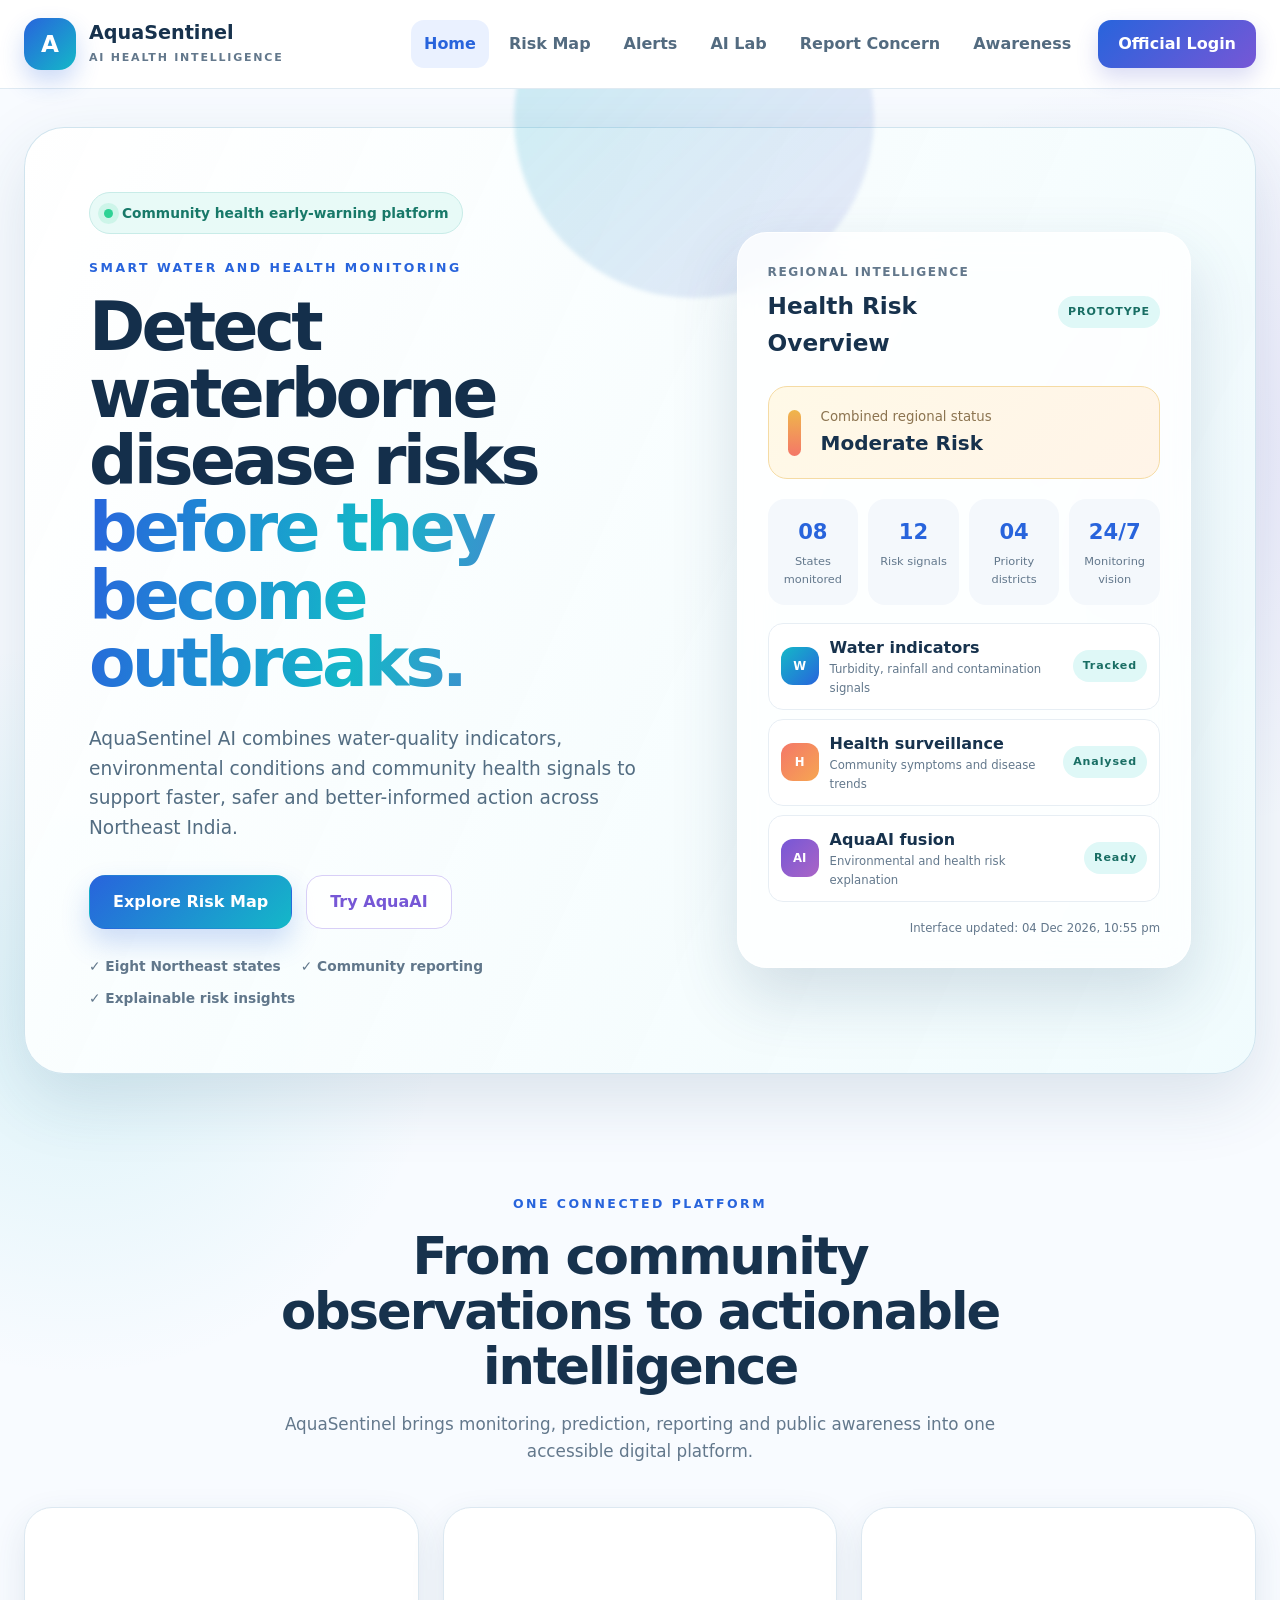
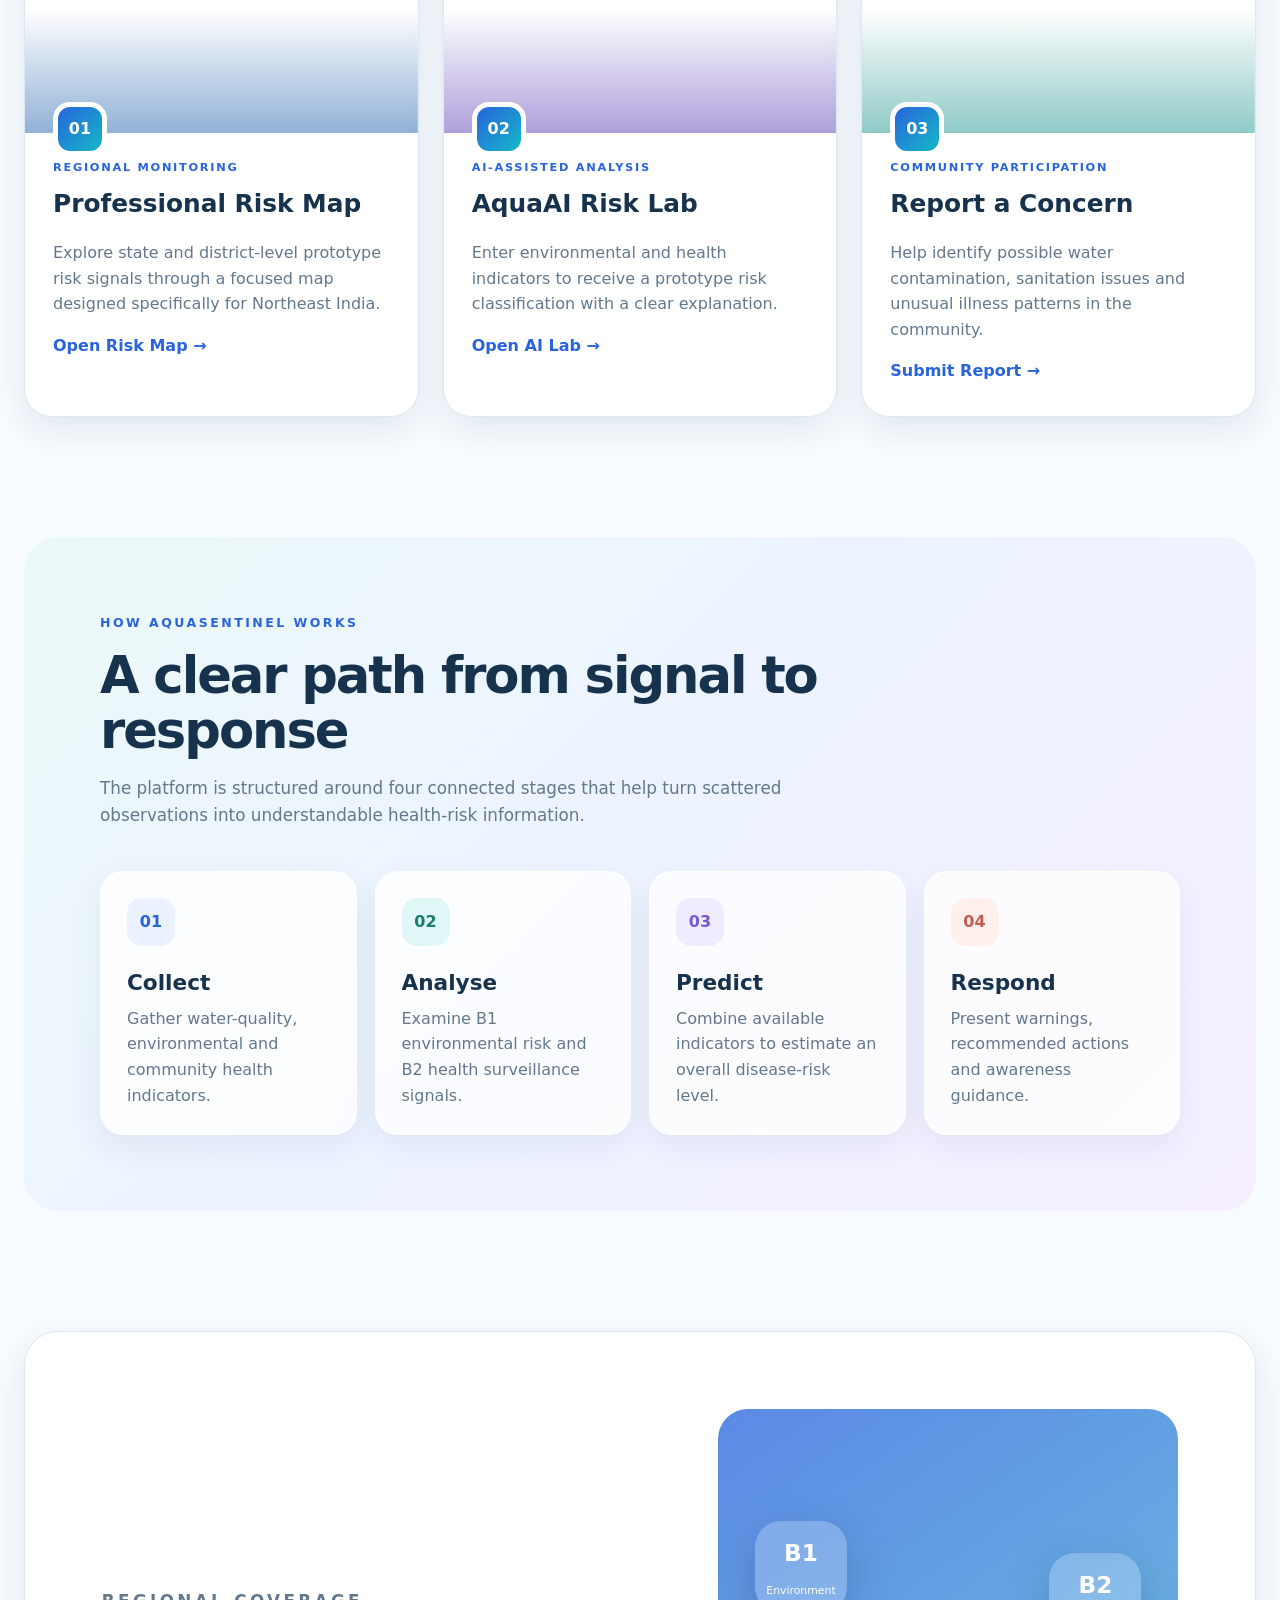
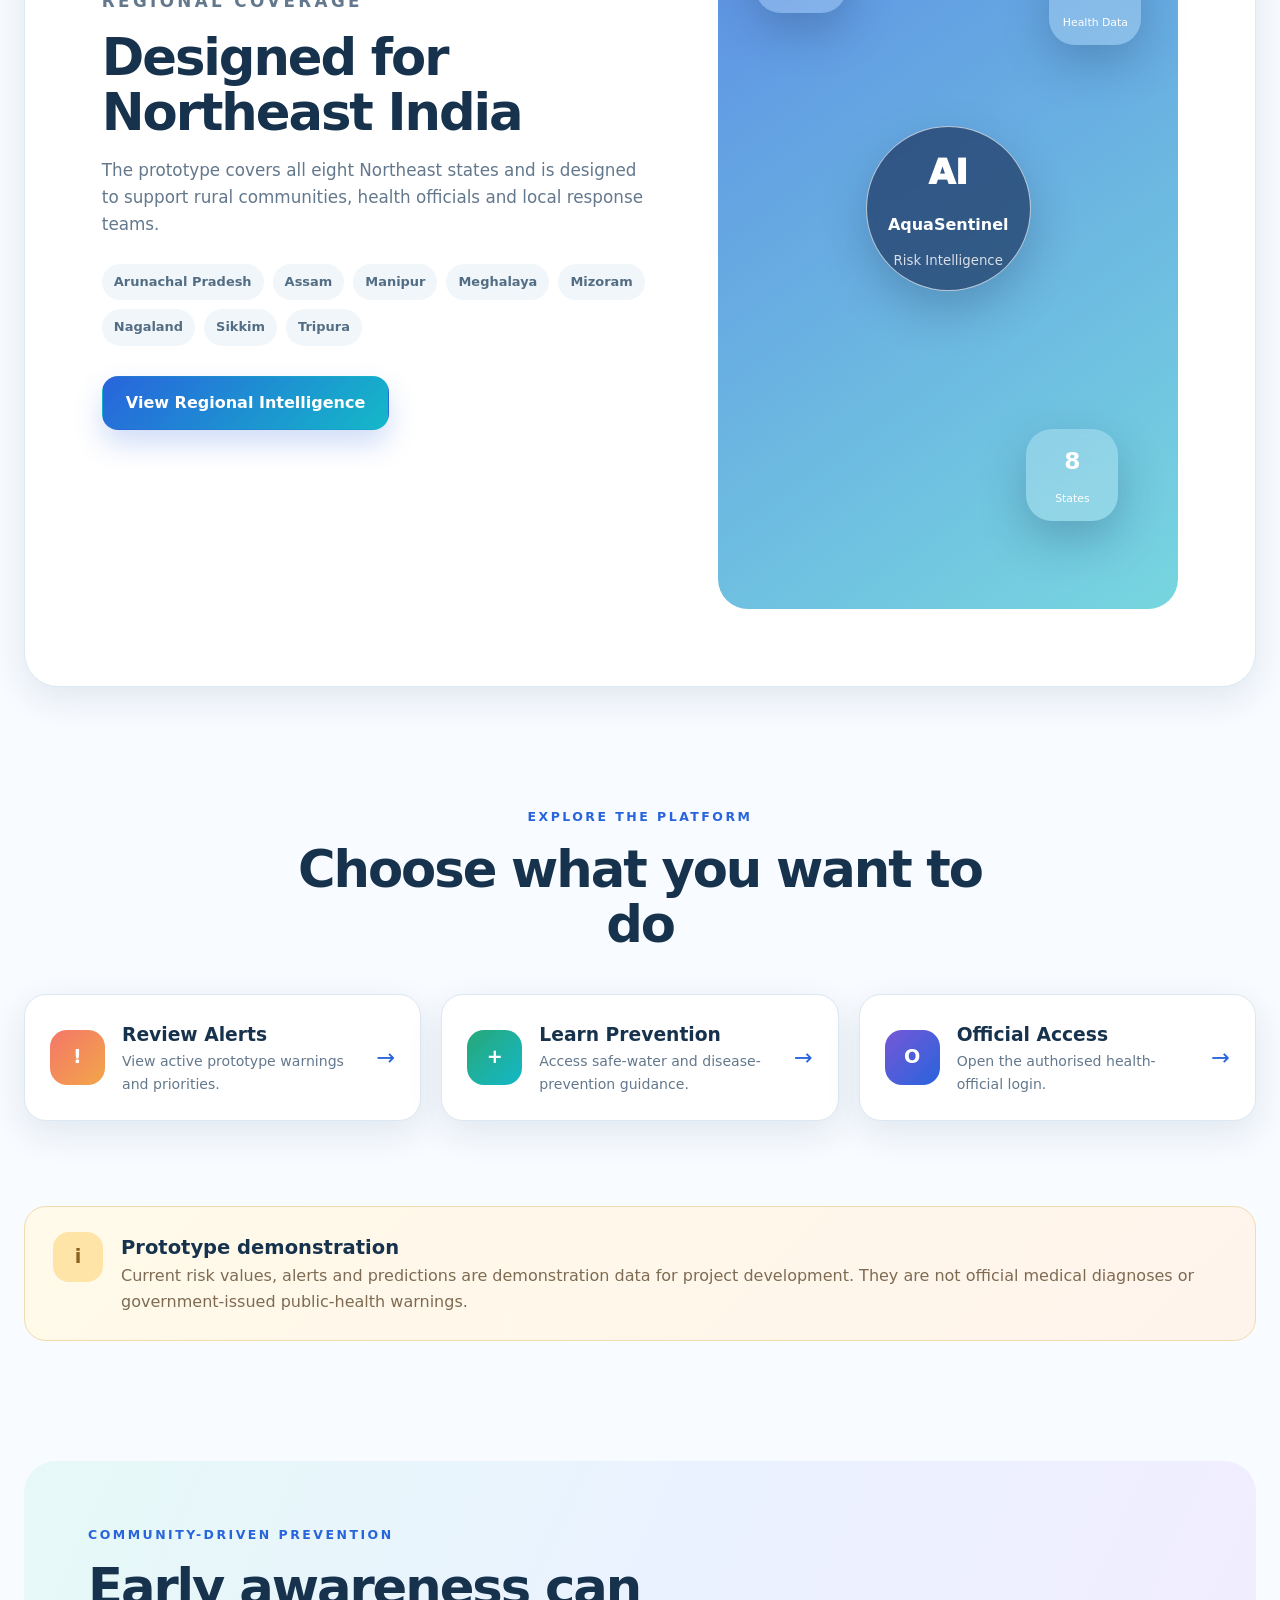
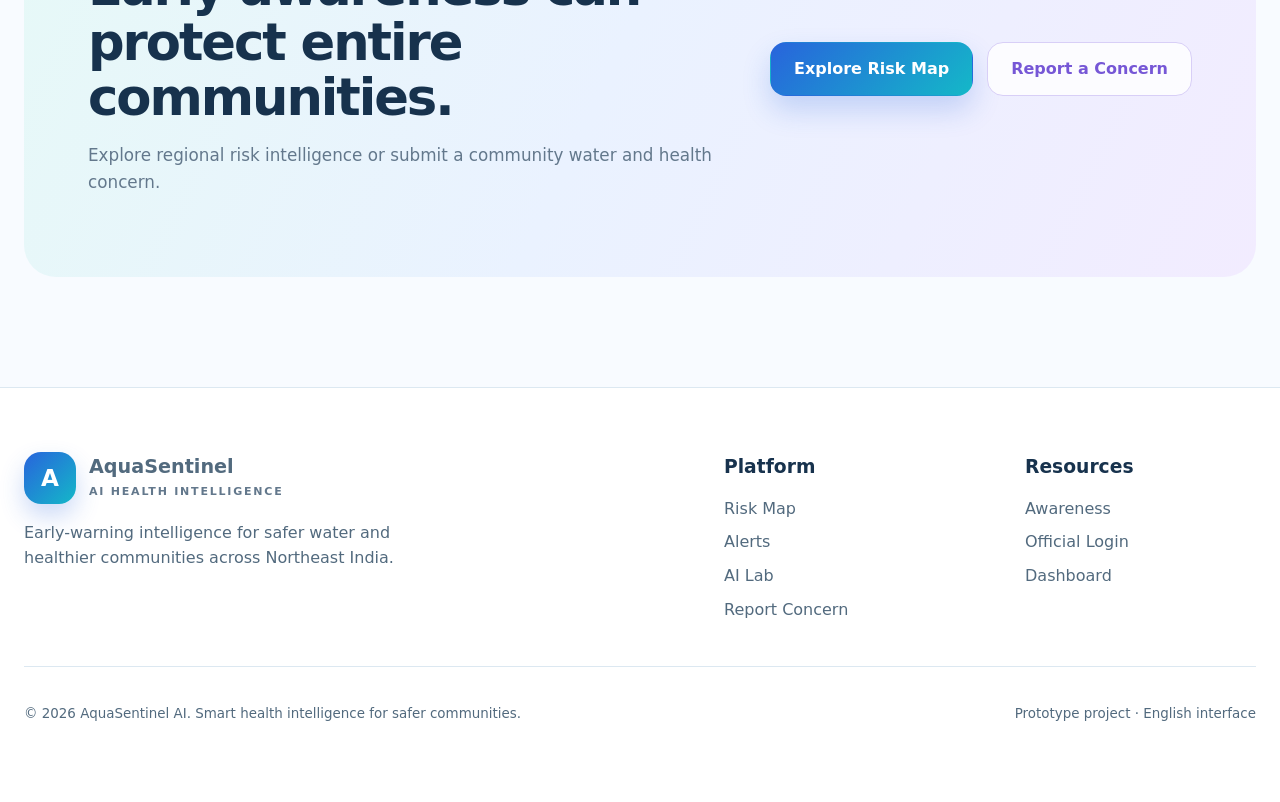
<file: index.html>
<!DOCTYPE html>
<html lang="en">
<head>
    <meta charset="UTF-8">

    <meta
        name="viewport"
        content="width=device-width, initial-scale=1.0"
    >

    <meta
        name="description"
        content="AquaSentinel AI is an early-warning and community health intelligence platform for monitoring waterborne disease risks across Northeast India."
    >

    <title>AquaSentinel AI | Community Health Intelligence</title>

    <link rel="stylesheet" href="styles.css">
</head>

<body>
    <!-- Header -->
    <header class="site-header">
        <nav class="navbar" aria-label="Main navigation">
            <a href="index.html" class="brand" aria-label="AquaSentinel home">
                <span class="brand-icon">A</span>

                <span class="brand-text">
                    <strong>AquaSentinel</strong>
                    <small>AI Health Intelligence</small>
                </span>
            </a>

            <button
                class="menu-button"
                id="menuButton"
                type="button"
                aria-label="Open navigation menu"
                aria-expanded="false"
                aria-controls="navLinks"
            >
                ☰
            </button>

            <div class="nav-links" id="navLinks">
                <a href="index.html" class="active">Home</a>
                <a href="risk-map.html">Risk Map</a>
                <a href="alerts.html">Alerts</a>
                <a href="ai-lab.html">AI Lab</a>
                <a href="report.html">Report Concern</a>
                <a href="awareness.html">Awareness</a>
                <a href="login.html" class="login-button">
                    Official Login
                </a>
            </div>
        </nav>
    </header>

    <main>
        <!-- Hero -->
        <section class="hero home-hero">
            <div class="hero-content">
                <div class="hero-badge">
                    <span class="status-dot"></span>
                    Community health early-warning platform
                </div>

                <p class="eyebrow">
                    SMART WATER AND HEALTH MONITORING
                </p>

                <h1>
                    Detect waterborne disease risks
                    <span>before they become outbreaks.</span>
                </h1>

                <p class="hero-description">
                    AquaSentinel AI combines water-quality indicators,
                    environmental conditions and community health signals to
                    support faster, safer and better-informed action across
                    Northeast India.
                </p>

                <div class="hero-actions">
                    <a href="risk-map.html" class="primary-button">
                        Explore Risk Map
                    </a>

                    <a href="ai-lab.html" class="secondary-button">
                        Try AquaAI
                    </a>
                </div>

                <div class="hero-trust-row">
                    <span>✓ Eight Northeast states</span>
                    <span>✓ Community reporting</span>
                    <span>✓ Explainable risk insights</span>
                </div>
            </div>

            <div class="hero-panel home-hero-panel">
                <div class="panel-heading">
                    <div>
                        <p>Regional intelligence</p>
                        <h2>Health Risk Overview</h2>
                    </div>

                    <span class="live-badge">PROTOTYPE</span>
                </div>

                <div class="risk-status">
                    <span class="risk-indicator"></span>

                    <div>
                        <small>Combined regional status</small>
                        <strong>Moderate Risk</strong>
                    </div>
                </div>

                <div class="overview-grid">
                    <article>
                        <span>08</span>
                        <p>States monitored</p>
                    </article>

                    <article>
                        <span>12</span>
                        <p>Risk signals</p>
                    </article>

                    <article>
                        <span>04</span>
                        <p>Priority districts</p>
                    </article>

                    <article>
                        <span>24/7</span>
                        <p>Monitoring vision</p>
                    </article>
                </div>

                <div class="mini-signal-list">
                    <div>
                        <span class="signal-icon signal-water">W</span>

                        <p>
                            <strong>Water indicators</strong>
                            <small>
                                Turbidity, rainfall and contamination signals
                            </small>
                        </p>

                        <span class="signal-state">Tracked</span>
                    </div>

                    <div>
                        <span class="signal-icon signal-health">H</span>

                        <p>
                            <strong>Health surveillance</strong>
                            <small>
                                Community symptoms and disease trends
                            </small>
                        </p>

                        <span class="signal-state">Analysed</span>
                    </div>

                    <div>
                        <span class="signal-icon signal-ai">AI</span>

                        <p>
                            <strong>AquaAI fusion</strong>
                            <small>
                                Environmental and health risk explanation
                            </small>
                        </p>

                        <span class="signal-state">Ready</span>
                    </div>
                </div>

                <p class="update-time">
                    Interface updated:
                    <span id="lastUpdated">Loading...</span>
                </p>
            </div>
        </section>

        <!-- Platform Introduction -->
        <section class="home-introduction-section">
            <div class="section-heading centered-heading">
                <p class="eyebrow">ONE CONNECTED PLATFORM</p>

                <h2>
                    From community observations to actionable intelligence
                </h2>

                <p>
                    AquaSentinel brings monitoring, prediction, reporting and
                    public awareness into one accessible digital platform.
                </p>
            </div>

            <div class="home-feature-grid">
                <article class="home-feature-card feature-map">
                    <div class="feature-icon">01</div>

                    <p class="feature-label">REGIONAL MONITORING</p>

                    <h3>Professional Risk Map</h3>

                    <p>
                        Explore state and district-level prototype risk signals
                        through a focused map designed specifically for
                        Northeast India.
                    </p>

                    <a href="risk-map.html">
                        Open Risk Map <span>→</span>
                    </a>
                </article>

                <article class="home-feature-card feature-ai">
                    <div class="feature-icon">02</div>

                    <p class="feature-label">AI-ASSISTED ANALYSIS</p>

                    <h3>AquaAI Risk Lab</h3>

                    <p>
                        Enter environmental and health indicators to receive a
                        prototype risk classification with a clear explanation.
                    </p>

                    <a href="ai-lab.html">
                        Open AI Lab <span>→</span>
                    </a>
                </article>

                <article class="home-feature-card feature-report">
                    <div class="feature-icon">03</div>

                    <p class="feature-label">COMMUNITY PARTICIPATION</p>

                    <h3>Report a Concern</h3>

                    <p>
                        Help identify possible water contamination, sanitation
                        issues and unusual illness patterns in the community.
                    </p>

                    <a href="report.html">
                        Submit Report <span>→</span>
                    </a>
                </article>
            </div>
        </section>

        <!-- Workflow -->
        <section class="home-workflow-section">
            <div class="section-heading">
                <p class="eyebrow">HOW AQUASENTINEL WORKS</p>

                <h2>A clear path from signal to response</h2>

                <p>
                    The platform is structured around four connected stages
                    that help turn scattered observations into understandable
                    health-risk information.
                </p>
            </div>

            <div class="workflow-grid">
                <article class="workflow-card">
                    <span class="workflow-number">01</span>
                    <h3>Collect</h3>

                    <p>
                        Gather water-quality, environmental and community
                        health indicators.
                    </p>
                </article>

                <article class="workflow-card">
                    <span class="workflow-number">02</span>
                    <h3>Analyse</h3>

                    <p>
                        Examine B1 environmental risk and B2 health
                        surveillance signals.
                    </p>
                </article>

                <article class="workflow-card">
                    <span class="workflow-number">03</span>
                    <h3>Predict</h3>

                    <p>
                        Combine available indicators to estimate an overall
                        disease-risk level.
                    </p>
                </article>

                <article class="workflow-card">
                    <span class="workflow-number">04</span>
                    <h3>Respond</h3>

                    <p>
                        Present warnings, recommended actions and awareness
                        guidance.
                    </p>
                </article>
            </div>
        </section>

        <!-- Regional Coverage -->
        <section class="home-coverage-section">
            <div class="coverage-content">
                <p class="eyebrow">REGIONAL COVERAGE</p>

                <h2>Designed for Northeast India</h2>

                <p>
                    The prototype covers all eight Northeast states and is
                    designed to support rural communities, health officials
                    and local response teams.
                </p>

                <div class="state-list" aria-label="Northeast states">
                    <span>Arunachal Pradesh</span>
                    <span>Assam</span>
                    <span>Manipur</span>
                    <span>Meghalaya</span>
                    <span>Mizoram</span>
                    <span>Nagaland</span>
                    <span>Sikkim</span>
                    <span>Tripura</span>
                </div>

                <a href="risk-map.html" class="primary-button">
                    View Regional Intelligence
                </a>
            </div>

            <div class="coverage-visual" aria-label="AquaSentinel monitoring illustration">
                <div class="coverage-orbit orbit-one"></div>
                <div class="coverage-orbit orbit-two"></div>

                <div class="coverage-center">
                    <span>AI</span>
                    <strong>AquaSentinel</strong>
                    <small>Risk Intelligence</small>
                </div>

                <div class="coverage-point point-one">
                    <strong>B1</strong>
                    <small>Environment</small>
                </div>

                <div class="coverage-point point-two">
                    <strong>B2</strong>
                    <small>Health Data</small>
                </div>

                <div class="coverage-point point-three">
                    <strong>8</strong>
                    <small>States</small>
                </div>
            </div>
        </section>

        <!-- Action Cards -->
        <section class="home-action-section">
            <div class="section-heading centered-heading">
                <p class="eyebrow">EXPLORE THE PLATFORM</p>
                <h2>Choose what you want to do</h2>
            </div>

            <div class="action-card-grid">
                <a href="alerts.html" class="action-card">
                    <span class="action-card-icon">!</span>

                    <div>
                        <h3>Review Alerts</h3>
                        <p>View active prototype warnings and priorities.</p>
                    </div>

                    <span class="action-arrow">→</span>
                </a>

                <a href="awareness.html" class="action-card">
                    <span class="action-card-icon">+</span>

                    <div>
                        <h3>Learn Prevention</h3>
                        <p>Access safe-water and disease-prevention guidance.</p>
                    </div>

                    <span class="action-arrow">→</span>
                </a>

                <a href="login.html" class="action-card">
                    <span class="action-card-icon">O</span>

                    <div>
                        <h3>Official Access</h3>
                        <p>Open the authorised health-official login.</p>
                    </div>

                    <span class="action-arrow">→</span>
                </a>
            </div>
        </section>

        <!-- Important Prototype Notice -->
        <section class="prototype-notice-section">
            <div class="prototype-notice">
                <span class="notice-icon">i</span>

                <div>
                    <h2>Prototype demonstration</h2>

                    <p>
                        Current risk values, alerts and predictions are
                        demonstration data for project development. They are
                        not official medical diagnoses or government-issued
                        public-health warnings.
                    </p>
                </div>
            </div>
        </section>

        <!-- Final CTA -->
        <section class="home-cta-section">
            <div>
                <p class="eyebrow">COMMUNITY-DRIVEN PREVENTION</p>

                <h2>Early awareness can protect entire communities.</h2>

                <p>
                    Explore regional risk intelligence or submit a community
                    water and health concern.
                </p>
            </div>

            <div class="cta-actions">
                <a href="risk-map.html" class="primary-button">
                    Explore Risk Map
                </a>

                <a href="report.html" class="secondary-button">
                    Report a Concern
                </a>
            </div>
        </section>
    </main>

    <!-- Footer -->
    <footer class="site-footer">
        <div class="footer-grid">
            <div class="footer-brand">
                <a href="index.html" class="brand">
                    <span class="brand-icon">A</span>

                    <span class="brand-text">
                        <strong>AquaSentinel</strong>
                        <small>AI Health Intelligence</small>
                    </span>
                </a>

                <p>
                    Early-warning intelligence for safer water and healthier
                    communities across Northeast India.
                </p>
            </div>

            <div class="footer-links">
                <h3>Platform</h3>
                <a href="risk-map.html">Risk Map</a>
                <a href="alerts.html">Alerts</a>
                <a href="ai-lab.html">AI Lab</a>
                <a href="report.html">Report Concern</a>
            </div>

            <div class="footer-links">
                <h3>Resources</h3>
                <a href="awareness.html">Awareness</a>
                <a href="login.html">Official Login</a>
                <a href="dashboard.html">Dashboard</a>
            </div>
        </div>

        <div class="footer-bottom">
            <p>
                © <span id="currentYear"></span> AquaSentinel AI.
                Smart health intelligence for safer communities.
            </p>

            <p>Prototype project · English interface</p>
        </div>
    </footer>

    <script src="script.js"></script>
</body>
</html>
</file>
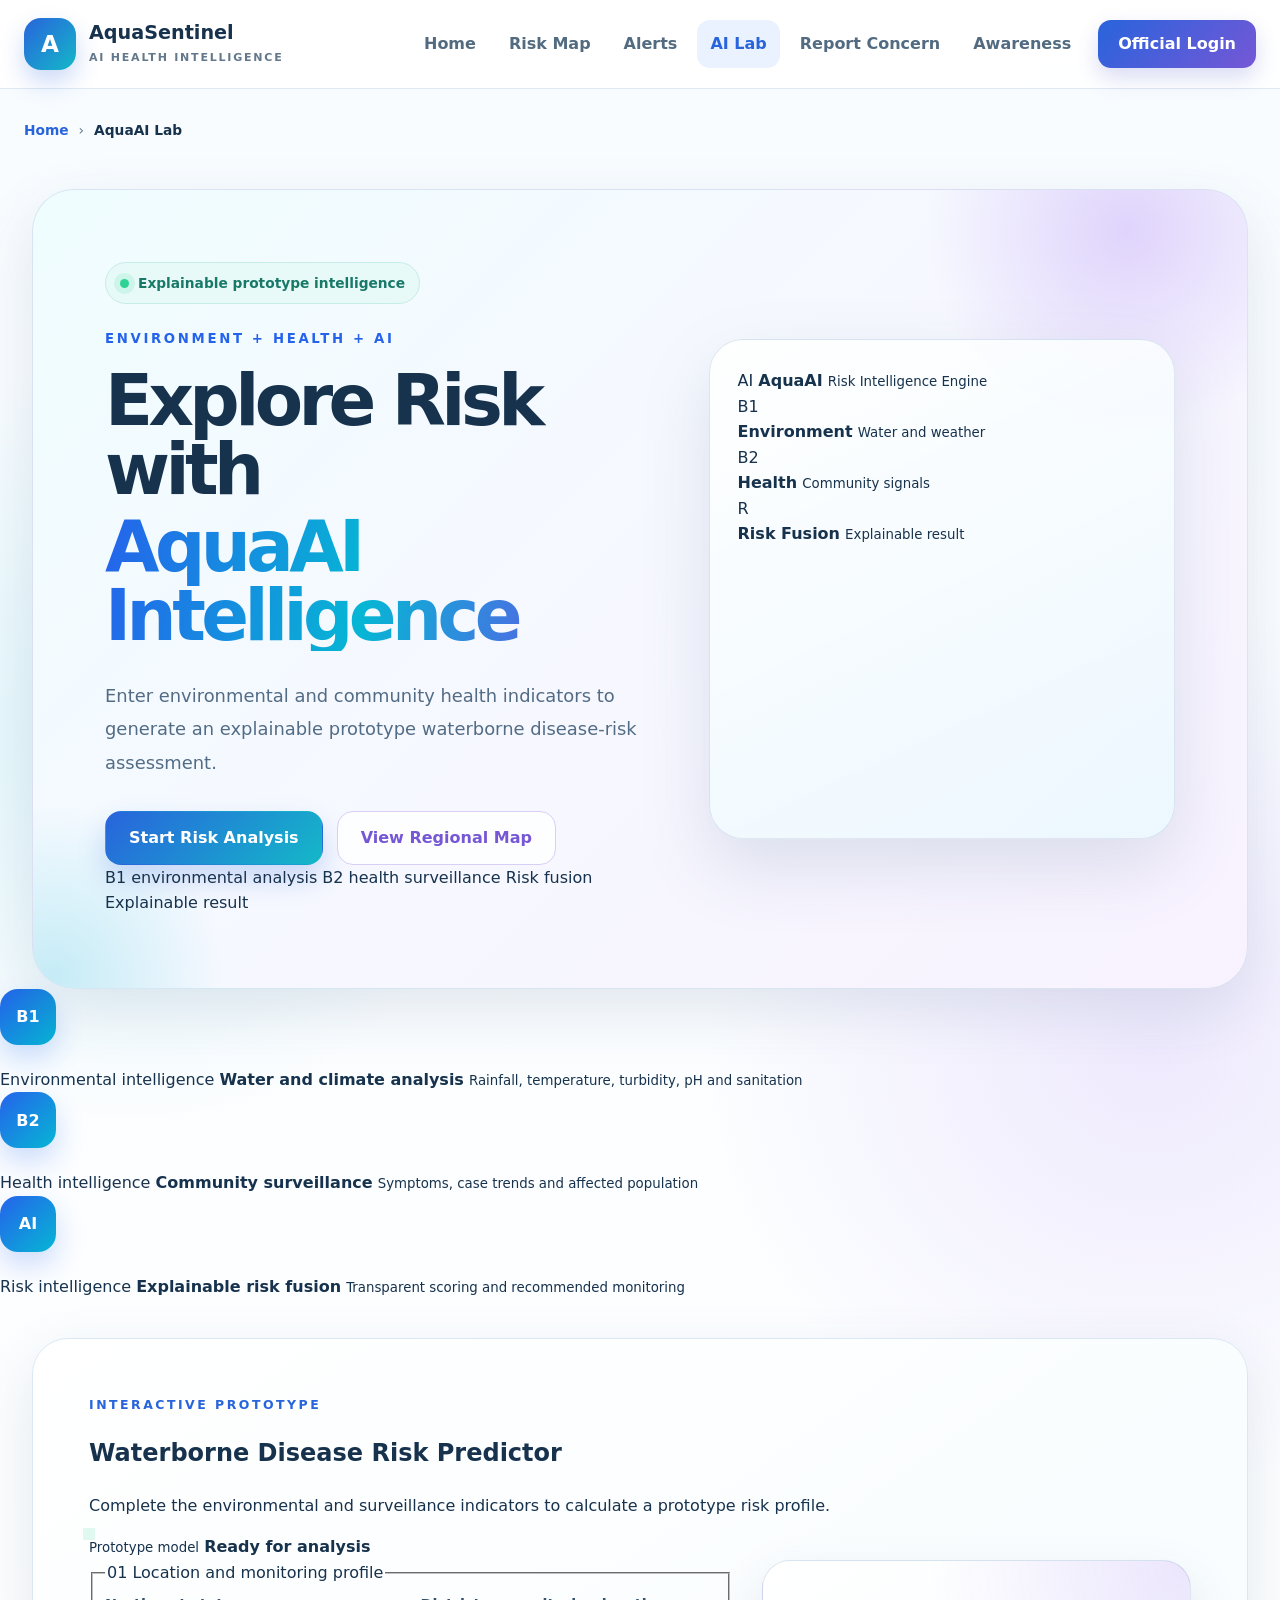
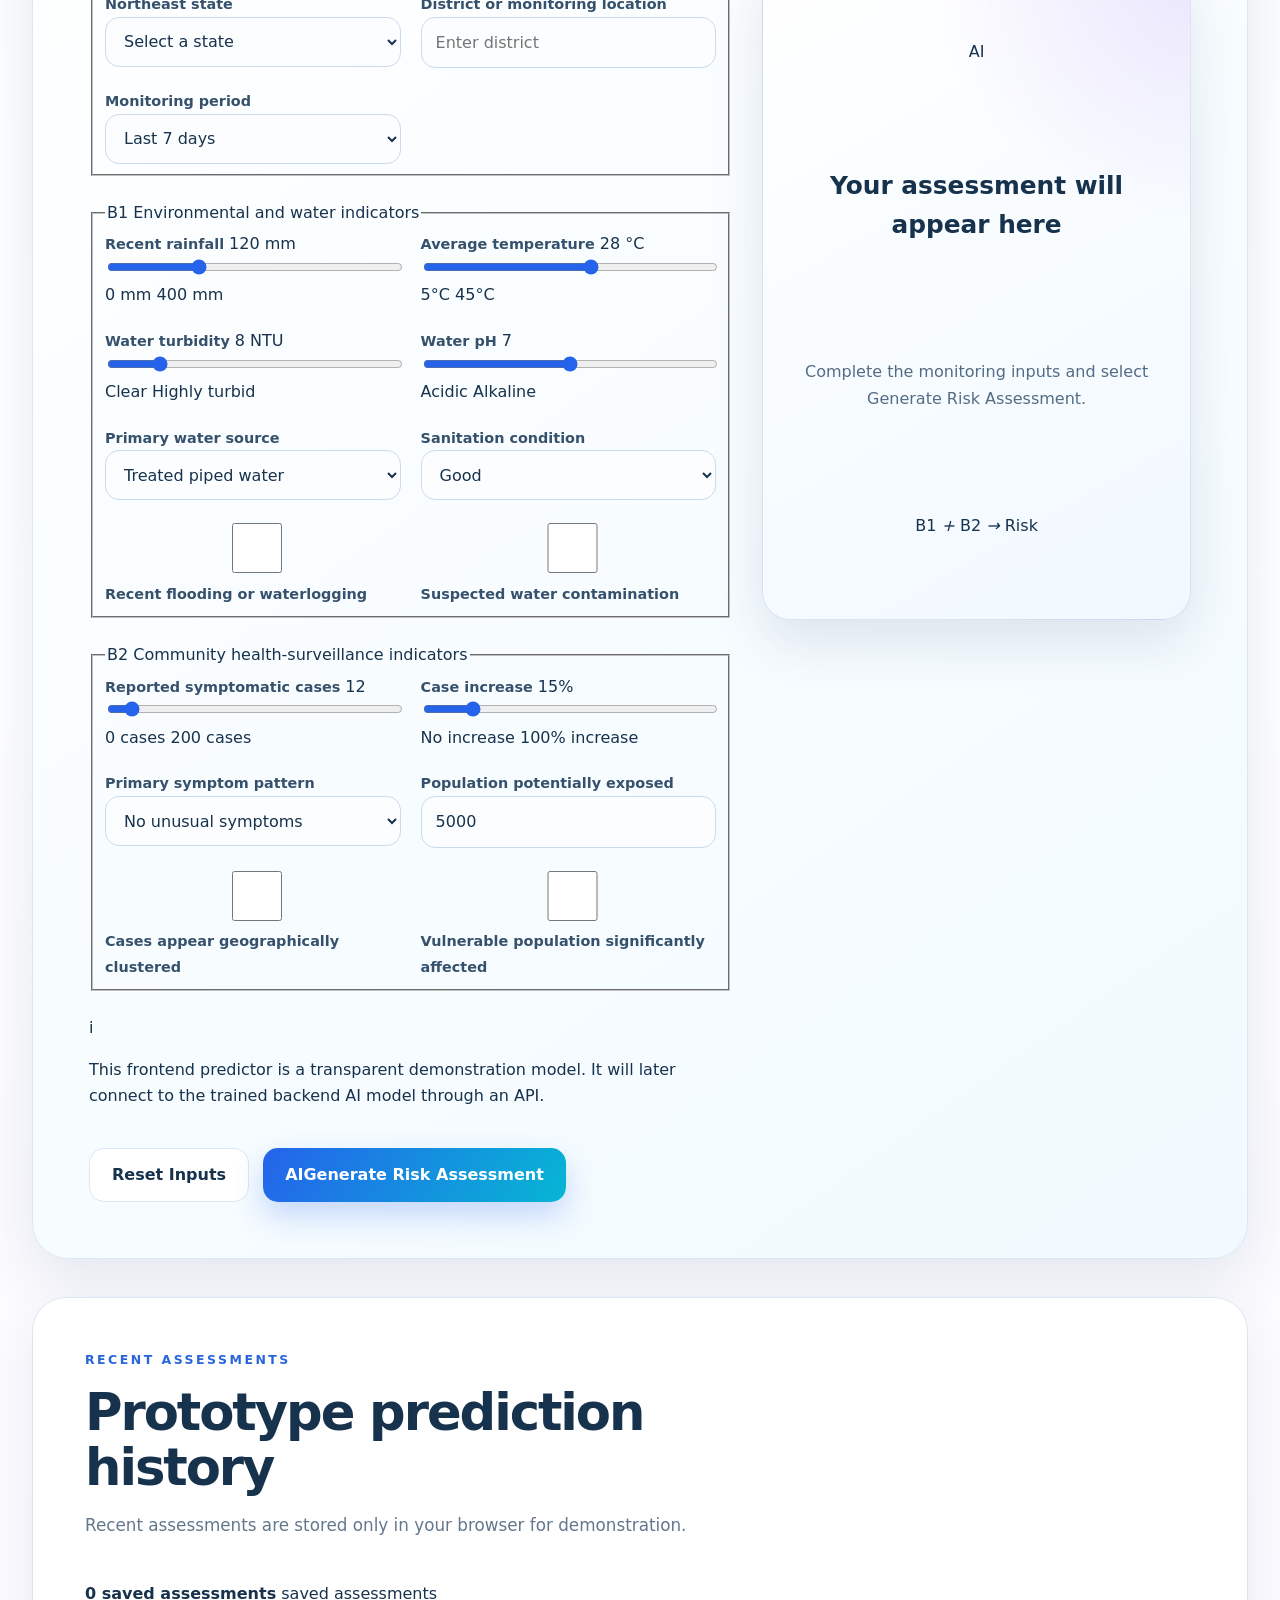
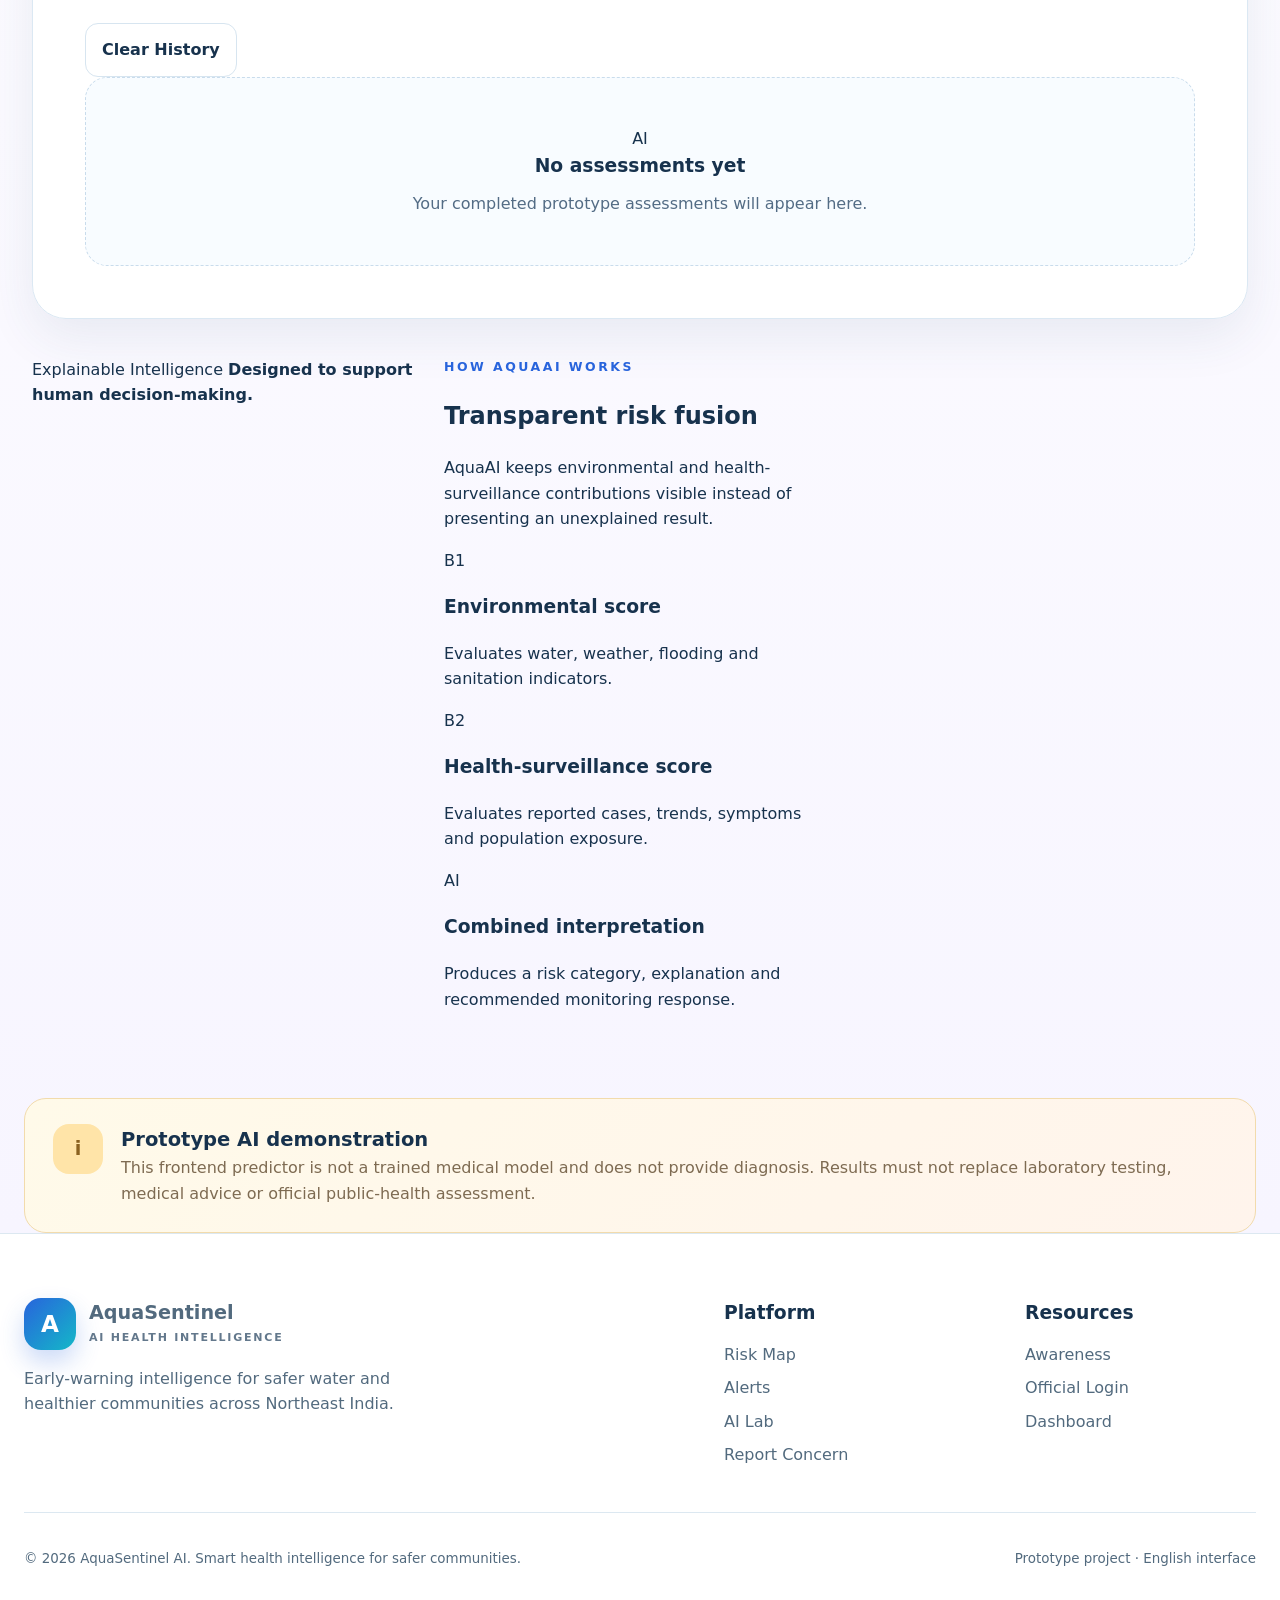
<file: ai-lab.html>
<!DOCTYPE html>
<html lang="en">
<head>
    <meta charset="UTF-8">

    <meta
        name="viewport"
        content="width=device-width, initial-scale=1.0"
    >

    <meta
        name="description"
        content="Use AquaAI to explore prototype waterborne disease risk predictions using environmental and health-surveillance indicators."
    >

    <title>AquaAI Lab | AquaSentinel AI</title>

    <link rel="stylesheet" href="styles.css">
</head>

<body>
    <!-- Header -->
    <header class="site-header">
        <nav class="navbar" aria-label="Main navigation">
            <a
                href="index.html"
                class="brand"
                aria-label="AquaSentinel home"
            >
                <span class="brand-icon">A</span>

                <span class="brand-text">
                    <strong>AquaSentinel</strong>
                    <small>AI Health Intelligence</small>
                </span>
            </a>

            <button
                class="menu-button"
                id="menuButton"
                type="button"
                aria-label="Open navigation menu"
                aria-expanded="false"
                aria-controls="navLinks"
            >
                ☰
            </button>

            <div class="nav-links" id="navLinks">
                <a href="index.html">Home</a>
                <a href="risk-map.html">Risk Map</a>
                <a href="alerts.html">Alerts</a>
                <a href="ai-lab.html" class="active">AI Lab</a>
                <a href="report.html">Report Concern</a>
                <a href="awareness.html">Awareness</a>

                <a href="login.html" class="login-button">
                    Official Login
                </a>
            </div>
        </nav>
    </header>

    <main class="ai-lab-page">
        <!-- Breadcrumb -->
        <nav class="page-breadcrumb" aria-label="Breadcrumb">
            <a href="index.html">Home</a>
            <span>›</span>
            <strong>AquaAI Lab</strong>
        </nav>

        <!-- Hero -->
        <section class="ai-lab-hero">
            <div class="ai-lab-hero-content">
                <div class="hero-badge">
                    <span class="status-dot"></span>
                    Explainable prototype intelligence
                </div>

                <p class="eyebrow">
                    ENVIRONMENT + HEALTH + AI
                </p>

                <h1>
                    Explore Risk with
                    <span>AquaAI Intelligence</span>
                </h1>

                <p>
                    Enter environmental and community health indicators
                    to generate an explainable prototype waterborne
                    disease-risk assessment.
                </p>

                <div class="ai-lab-hero-actions">
                    <a href="#riskPredictor" class="primary-button">
                        Start Risk Analysis
                    </a>

                    <a href="risk-map.html" class="secondary-button">
                        View Regional Map
                    </a>
                </div>

                <div class="ai-lab-hero-tags">
                    <span>B1 environmental analysis</span>
                    <span>B2 health surveillance</span>
                    <span>Risk fusion</span>
                    <span>Explainable result</span>
                </div>
            </div>

            <div class="ai-lab-hero-visual">
                <div class="ai-core-visual">
                    <span>AI</span>
                    <strong>AquaAI</strong>
                    <small>Risk Intelligence Engine</small>
                </div>

                <div class="ai-orbit ai-orbit-one"></div>
                <div class="ai-orbit ai-orbit-two"></div>

                <div class="ai-data-node ai-node-environment">
                    <span>B1</span>

                    <div>
                        <strong>Environment</strong>
                        <small>Water and weather</small>
                    </div>
                </div>

                <div class="ai-data-node ai-node-health">
                    <span>B2</span>

                    <div>
                        <strong>Health</strong>
                        <small>Community signals</small>
                    </div>
                </div>

                <div class="ai-data-node ai-node-result">
                    <span>R</span>

                    <div>
                        <strong>Risk Fusion</strong>
                        <small>Explainable result</small>
                    </div>
                </div>
            </div>
        </section>

        <!-- AI feature summary -->
        <section class="ai-capability-section">
            <article>
                <div class="ai-capability-icon capability-water">B1</div>

                <div>
                    <span>Environmental intelligence</span>
                    <strong>Water and climate analysis</strong>
                    <small>
                        Rainfall, temperature, turbidity, pH and sanitation
                    </small>
                </div>
            </article>

            <article>
                <div class="ai-capability-icon capability-health">B2</div>

                <div>
                    <span>Health intelligence</span>
                    <strong>Community surveillance</strong>
                    <small>
                        Symptoms, case trends and affected population
                    </small>
                </div>
            </article>

            <article>
                <div class="ai-capability-icon capability-fusion">AI</div>

                <div>
                    <span>Risk intelligence</span>
                    <strong>Explainable risk fusion</strong>
                    <small>
                        Transparent scoring and recommended monitoring
                    </small>
                </div>
            </article>
        </section>

        <!-- Predictor -->
        <section
            class="ai-predictor-section"
            id="riskPredictor"
        >
            <div class="ai-predictor-heading">
                <div>
                    <p class="eyebrow">INTERACTIVE PROTOTYPE</p>

                    <h2>Waterborne Disease Risk Predictor</h2>

                    <p>
                        Complete the environmental and surveillance
                        indicators to calculate a prototype risk profile.
                    </p>
                </div>

                <div class="ai-model-status">
                    <span class="status-dot"></span>

                    <div>
                        <small>Prototype model</small>
                        <strong>Ready for analysis</strong>
                    </div>
                </div>
            </div>

            <div class="ai-predictor-layout">
                <!-- Predictor form -->
                <form
                    class="ai-predictor-form"
                    id="riskPredictorForm"
                >
                    <!-- Location -->
                    <fieldset class="ai-form-section">
                        <legend>
                            <span>01</span>
                            Location and monitoring profile
                        </legend>

                        <div class="ai-form-grid">
                            <div class="ai-form-control">
                                <label for="predictionState">
                                    Northeast state
                                </label>

                                <select
                                    id="predictionState"
                                    name="state"
                                    required
                                >
                                    <option value="">
                                        Select a state
                                    </option>

                                    <option value="Arunachal Pradesh">
                                        Arunachal Pradesh
                                    </option>

                                    <option value="Assam">
                                        Assam
                                    </option>

                                    <option value="Manipur">
                                        Manipur
                                    </option>

                                    <option value="Meghalaya">
                                        Meghalaya
                                    </option>

                                    <option value="Mizoram">
                                        Mizoram
                                    </option>

                                    <option value="Nagaland">
                                        Nagaland
                                    </option>

                                    <option value="Sikkim">
                                        Sikkim
                                    </option>

                                    <option value="Tripura">
                                        Tripura
                                    </option>
                                </select>
                            </div>

                            <div class="ai-form-control">
                                <label for="predictionDistrict">
                                    District or monitoring location
                                </label>

                                <input
                                    type="text"
                                    id="predictionDistrict"
                                    name="district"
                                    placeholder="Example: Kamrup Metropolitan"
                                    maxlength="80"
                                    required
                                >
                            </div>

                            <div class="ai-form-control">
                                <label for="monitoringPeriod">
                                    Monitoring period
                                </label>

                                <select
                                    id="monitoringPeriod"
                                    name="period"
                                >
                                    <option value="24 hours">
                                        Last 24 hours
                                    </option>

                                    <option value="3 days">
                                        Last 3 days
                                    </option>

                                    <option value="7 days" selected>
                                        Last 7 days
                                    </option>

                                    <option value="14 days">
                                        Last 14 days
                                    </option>
                                </select>
                            </div>
                        </div>
                    </fieldset>

                    <!-- Environmental inputs -->
                    <fieldset class="ai-form-section environment-form-section">
                        <legend>
                            <span>B1</span>
                            Environmental and water indicators
                        </legend>

                        <div class="ai-form-grid two-column-grid">
                            <div class="ai-form-control">
                                <div class="range-label">
                                    <label for="rainfallInput">
                                        Recent rainfall
                                    </label>

                                    <output id="rainfallValue">
                                        120 mm
                                    </output>
                                </div>

                                <input
                                    type="range"
                                    id="rainfallInput"
                                    name="rainfall"
                                    min="0"
                                    max="400"
                                    value="120"
                                    step="5"
                                >

                                <div class="range-scale">
                                    <span>0 mm</span>
                                    <span>400 mm</span>
                                </div>
                            </div>

                            <div class="ai-form-control">
                                <div class="range-label">
                                    <label for="temperatureInput">
                                        Average temperature
                                    </label>

                                    <output id="temperatureValue">
                                        28°C
                                    </output>
                                </div>

                                <input
                                    type="range"
                                    id="temperatureInput"
                                    name="temperature"
                                    min="5"
                                    max="45"
                                    value="28"
                                    step="1"
                                >

                                <div class="range-scale">
                                    <span>5°C</span>
                                    <span>45°C</span>
                                </div>
                            </div>

                            <div class="ai-form-control">
                                <div class="range-label">
                                    <label for="turbidityInput">
                                        Water turbidity
                                    </label>

                                    <output id="turbidityValue">
                                        8 NTU
                                    </output>
                                </div>

                                <input
                                    type="range"
                                    id="turbidityInput"
                                    name="turbidity"
                                    min="0"
                                    max="50"
                                    value="8"
                                    step="1"
                                >

                                <div class="range-scale">
                                    <span>Clear</span>
                                    <span>Highly turbid</span>
                                </div>
                            </div>

                            <div class="ai-form-control">
                                <div class="range-label">
                                    <label for="phInput">
                                        Water pH
                                    </label>

                                    <output id="phValue">
                                        7.0
                                    </output>
                                </div>

                                <input
                                    type="range"
                                    id="phInput"
                                    name="ph"
                                    min="3"
                                    max="11"
                                    value="7"
                                    step="0.1"
                                >

                                <div class="range-scale">
                                    <span>Acidic</span>
                                    <span>Alkaline</span>
                                </div>
                            </div>

                            <div class="ai-form-control">
                                <label for="waterSourceInput">
                                    Primary water source
                                </label>

                                <select
                                    id="waterSourceInput"
                                    name="waterSource"
                                >
                                    <option value="treated">
                                        Treated piped water
                                    </option>

                                    <option value="well">
                                        Well or borewell
                                    </option>

                                    <option value="spring">
                                        Spring water
                                    </option>

                                    <option value="river">
                                        River or surface water
                                    </option>

                                    <option value="stored">
                                        Stored household water
                                    </option>

                                    <option value="unknown">
                                        Unknown or mixed source
                                    </option>
                                </select>
                            </div>

                            <div class="ai-form-control">
                                <label for="sanitationInput">
                                    Sanitation condition
                                </label>

                                <select
                                    id="sanitationInput"
                                    name="sanitation"
                                >
                                    <option value="good">
                                        Good
                                    </option>

                                    <option value="adequate">
                                        Adequate
                                    </option>

                                    <option value="poor">
                                        Poor
                                    </option>

                                    <option value="critical">
                                        Critical
                                    </option>
                                </select>
                            </div>

                            <div class="ai-form-control checkbox-control">
                                <label>
                                    <input
                                        type="checkbox"
                                        id="floodingInput"
                                        name="flooding"
                                    >

                                    <span>
                                        Recent flooding or waterlogging
                                    </span>
                                </label>
                            </div>

                            <div class="ai-form-control checkbox-control">
                                <label>
                                    <input
                                        type="checkbox"
                                        id="contaminationInput"
                                        name="contamination"
                                    >

                                    <span>
                                        Suspected water contamination
                                    </span>
                                </label>
                            </div>
                        </div>
                    </fieldset>

                    <!-- Health inputs -->
                    <fieldset class="ai-form-section health-form-section">
                        <legend>
                            <span>B2</span>
                            Community health-surveillance indicators
                        </legend>

                        <div class="ai-form-grid two-column-grid">
                            <div class="ai-form-control">
                                <div class="range-label">
                                    <label for="reportedCasesInput">
                                        Reported symptomatic cases
                                    </label>

                                    <output id="reportedCasesValue">
                                        12
                                    </output>
                                </div>

                                <input
                                    type="range"
                                    id="reportedCasesInput"
                                    name="reportedCases"
                                    min="0"
                                    max="200"
                                    value="12"
                                    step="1"
                                >

                                <div class="range-scale">
                                    <span>0 cases</span>
                                    <span>200 cases</span>
                                </div>
                            </div>

                            <div class="ai-form-control">
                                <div class="range-label">
                                    <label for="caseIncreaseInput">
                                        Case increase
                                    </label>

                                    <output id="caseIncreaseValue">
                                        15%
                                    </output>
                                </div>

                                <input
                                    type="range"
                                    id="caseIncreaseInput"
                                    name="caseIncrease"
                                    min="0"
                                    max="100"
                                    value="15"
                                    step="1"
                                >

                                <div class="range-scale">
                                    <span>No increase</span>
                                    <span>100% increase</span>
                                </div>
                            </div>

                            <div class="ai-form-control">
                                <label for="symptomInput">
                                    Primary symptom pattern
                                </label>

                                <select
                                    id="symptomInput"
                                    name="symptom"
                                >
                                    <option value="none">
                                        No unusual symptoms
                                    </option>

                                    <option value="diarrhoea">
                                        Diarrhoea and dehydration
                                    </option>

                                    <option value="vomiting">
                                        Vomiting and stomach pain
                                    </option>

                                    <option value="fever">
                                        Fever and weakness
                                    </option>

                                    <option value="jaundice">
                                        Jaundice-related symptoms
                                    </option>

                                    <option value="mixed">
                                        Mixed gastrointestinal symptoms
                                    </option>
                                </select>
                            </div>

                            <div class="ai-form-control">
                                <label for="populationInput">
                                    Population potentially exposed
                                </label>

                                <input
                                    type="number"
                                    id="populationInput"
                                    name="population"
                                    min="0"
                                    max="1000000"
                                    value="5000"
                                    step="100"
                                >
                            </div>

                            <div class="ai-form-control checkbox-control">
                                <label>
                                    <input
                                        type="checkbox"
                                        id="clusterInput"
                                        name="cluster"
                                    >

                                    <span>
                                        Cases appear geographically clustered
                                    </span>
                                </label>
                            </div>

                            <div class="ai-form-control checkbox-control">
                                <label>
                                    <input
                                        type="checkbox"
                                        id="vulnerableInput"
                                        name="vulnerable"
                                    >

                                    <span>
                                        Vulnerable population significantly affected
                                    </span>
                                </label>
                            </div>
                        </div>
                    </fieldset>

                    <div class="ai-form-notice">
                        <span>i</span>

                        <p>
                            This frontend predictor is a transparent
                            demonstration model. It will later connect to
                            the trained backend AI model through an API.
                        </p>
                    </div>

                    <div class="ai-form-actions">
                        <button
                            type="reset"
                            class="secondary-button"
                            id="resetPredictionButton"
                        >
                            Reset Inputs
                        </button>

                        <button
                            type="submit"
                            class="primary-button ai-analyse-button"
                        >
                            <span>AI</span>
                            Generate Risk Assessment
                        </button>
                    </div>
                </form>

                <!-- Result panel -->
                <aside class="ai-result-panel" id="aiResultPanel">
                    <div
                        class="ai-result-placeholder"
                        id="aiResultPlaceholder"
                    >
                        <div class="result-placeholder-icon">AI</div>

                        <h3>Your assessment will appear here</h3>

                        <p>
                            Complete the monitoring inputs and select
                            Generate Risk Assessment.
                        </p>

                        <div class="placeholder-data-flow">
                            <span>B1</span>
                            <i>+</i>
                            <span>B2</span>
                            <i>→</i>
                            <span>Risk</span>
                        </div>
                    </div>

                    <div
                        class="ai-result-content"
                        id="aiResultContent"
                        hidden
                    >
                        <div class="ai-result-heading">
                            <div>
                                <span class="panel-label">
                                    AQUAAI ASSESSMENT
                                </span>

                                <h3 id="resultLocation">
                                    Selected location
                                </h3>
                            </div>

                            <span
                                class="ai-result-risk-badge"
                                id="resultRiskBadge"
                            >
                                Moderate
                            </span>
                        </div>

                        <div class="ai-result-score-section">
                            <div
                                class="ai-result-score"
                                id="resultRiskScore"
                            >
                                00
                            </div>

                            <div>
                                <span>Combined risk score</span>

                                <strong id="resultRiskMessage">
                                    Analysis completed
                                </strong>
                            </div>
                        </div>

                        <div class="ai-result-component-grid">
                            <article>
                                <span>B1 Environmental</span>
                                <strong id="resultEnvironmentScore">
                                    00%
                                </strong>
                            </article>

                            <article>
                                <span>B2 Health signal</span>
                                <strong id="resultHealthScore">
                                    00%
                                </strong>
                            </article>

                            <article>
                                <span>Likely concern</span>
                                <strong id="resultDisease">
                                    Monitoring
                                </strong>
                            </article>

                            <article>
                                <span>Priority</span>
                                <strong id="resultPriority">
                                    Routine
                                </strong>
                            </article>
                        </div>

                        <div class="ai-result-progress-group">
                            <div>
                                <span>Environmental contribution</span>
                                <strong id="resultEnvironmentText">
                                    00%
                                </strong>
                            </div>

                            <div class="ai-result-progress">
                                <span id="resultEnvironmentBar"></span>
                            </div>
                        </div>

                        <div class="ai-result-progress-group">
                            <div>
                                <span>Health contribution</span>
                                <strong id="resultHealthText">
                                    00%
                                </strong>
                            </div>

                            <div
                                class="ai-result-progress health-result-progress"
                            >
                                <span id="resultHealthBar"></span>
                            </div>
                        </div>

                        <div class="ai-explanation-result">
                            <div>
                                <span>AI</span>

                                <strong>
                                    Explainable Assessment
                                </strong>
                            </div>

                            <p id="resultExplanation">
                                Explanation will appear here.
                            </p>
                        </div>

                        <div class="ai-recommendation-result">
                            <span>Recommended monitoring action</span>

                            <p id="resultRecommendation">
                                Recommendation will appear here.
                            </p>
                        </div>

                        <div class="ai-result-actions">
                            <a
                                href="risk-map.html"
                                class="secondary-button"
                            >
                                Open Risk Map
                            </a>

                            <a
                                href="report.html"
                                class="primary-button"
                            >
                                Report Concern
                            </a>
                        </div>
                    </div>
                </aside>
            </div>
        </section>

        <!-- Prediction history -->
        <section class="ai-history-section">
            <div class="section-heading">
                <p class="eyebrow">RECENT ASSESSMENTS</p>

                <h2>Prototype prediction history</h2>

                <p>
                    Recent assessments are stored only in your browser
                    for demonstration.
                </p>
            </div>

            <div class="ai-history-toolbar">
                <p>
                    <strong id="historyCount">0</strong>
                    saved assessments
                </p>

                <button
                    type="button"
                    id="clearHistoryButton"
                    class="secondary-button"
                >
                    Clear History
                </button>
            </div>

            <div class="ai-history-grid" id="predictionHistory"></div>

            <div
                class="ai-history-empty"
                id="historyEmptyState"
            >
                <span>AI</span>
                <h3>No assessments yet</h3>

                <p>
                    Your completed prototype assessments will appear here.
                </p>
            </div>
        </section>

        <!-- Model explanation -->
        <section class="ai-method-section">
            <div class="ai-method-image">
                <div>
                    <span>Explainable Intelligence</span>
                    <strong>
                        Designed to support human decision-making.
                    </strong>
                </div>
            </div>

            <div class="ai-method-content">
                <p class="eyebrow">
                    HOW AQUAAI WORKS
                </p>

                <h2>Transparent risk fusion</h2>

                <p>
                    AquaAI keeps environmental and health-surveillance
                    contributions visible instead of presenting an
                    unexplained result.
                </p>

                <div class="ai-method-steps">
                    <article>
                        <span>B1</span>

                        <div>
                            <h3>Environmental score</h3>

                            <p>
                                Evaluates water, weather, flooding and
                                sanitation indicators.
                            </p>
                        </div>
                    </article>

                    <article>
                        <span>B2</span>

                        <div>
                            <h3>Health-surveillance score</h3>

                            <p>
                                Evaluates reported cases, trends, symptoms
                                and population exposure.
                            </p>
                        </div>
                    </article>

                    <article>
                        <span>AI</span>

                        <div>
                            <h3>Combined interpretation</h3>

                            <p>
                                Produces a risk category, explanation and
                                recommended monitoring response.
                            </p>
                        </div>
                    </article>
                </div>
            </div>
        </section>

        <!-- Disclaimer -->
        <section class="prototype-notice-section">
            <div class="prototype-notice">
                <span class="notice-icon">i</span>

                <div>
                    <h2>Prototype AI demonstration</h2>

                    <p>
                        This frontend predictor is not a trained medical
                        model and does not provide diagnosis. Results must
                        not replace laboratory testing, medical advice or
                        official public-health assessment.
                    </p>
                </div>
            </div>
        </section>
    </main>

    <!-- Footer -->
    <footer class="site-footer">
        <div class="footer-grid">
            <div class="footer-brand">
                <a href="index.html" class="brand">
                    <span class="brand-icon">A</span>

                    <span class="brand-text">
                        <strong>AquaSentinel</strong>
                        <small>AI Health Intelligence</small>
                    </span>
                </a>

                <p>
                    Early-warning intelligence for safer water and
                    healthier communities across Northeast India.
                </p>
            </div>

            <div class="footer-links">
                <h3>Platform</h3>
                <a href="risk-map.html">Risk Map</a>
                <a href="alerts.html">Alerts</a>
                <a href="ai-lab.html">AI Lab</a>
                <a href="report.html">Report Concern</a>
            </div>

            <div class="footer-links">
                <h3>Resources</h3>
                <a href="awareness.html">Awareness</a>
                <a href="login.html">Official Login</a>
                <a href="dashboard.html">Dashboard</a>
            </div>
        </div>

        <div class="footer-bottom">
            <p>
                © <span id="currentYear"></span> AquaSentinel AI.
                Smart health intelligence for safer communities.
            </p>

            <p>Prototype project · English interface</p>
        </div>
    </footer>

    <script src="script.js"></script>
    <script src="ai-lab.js?v=1"></script>
</body>
</html>
</file>
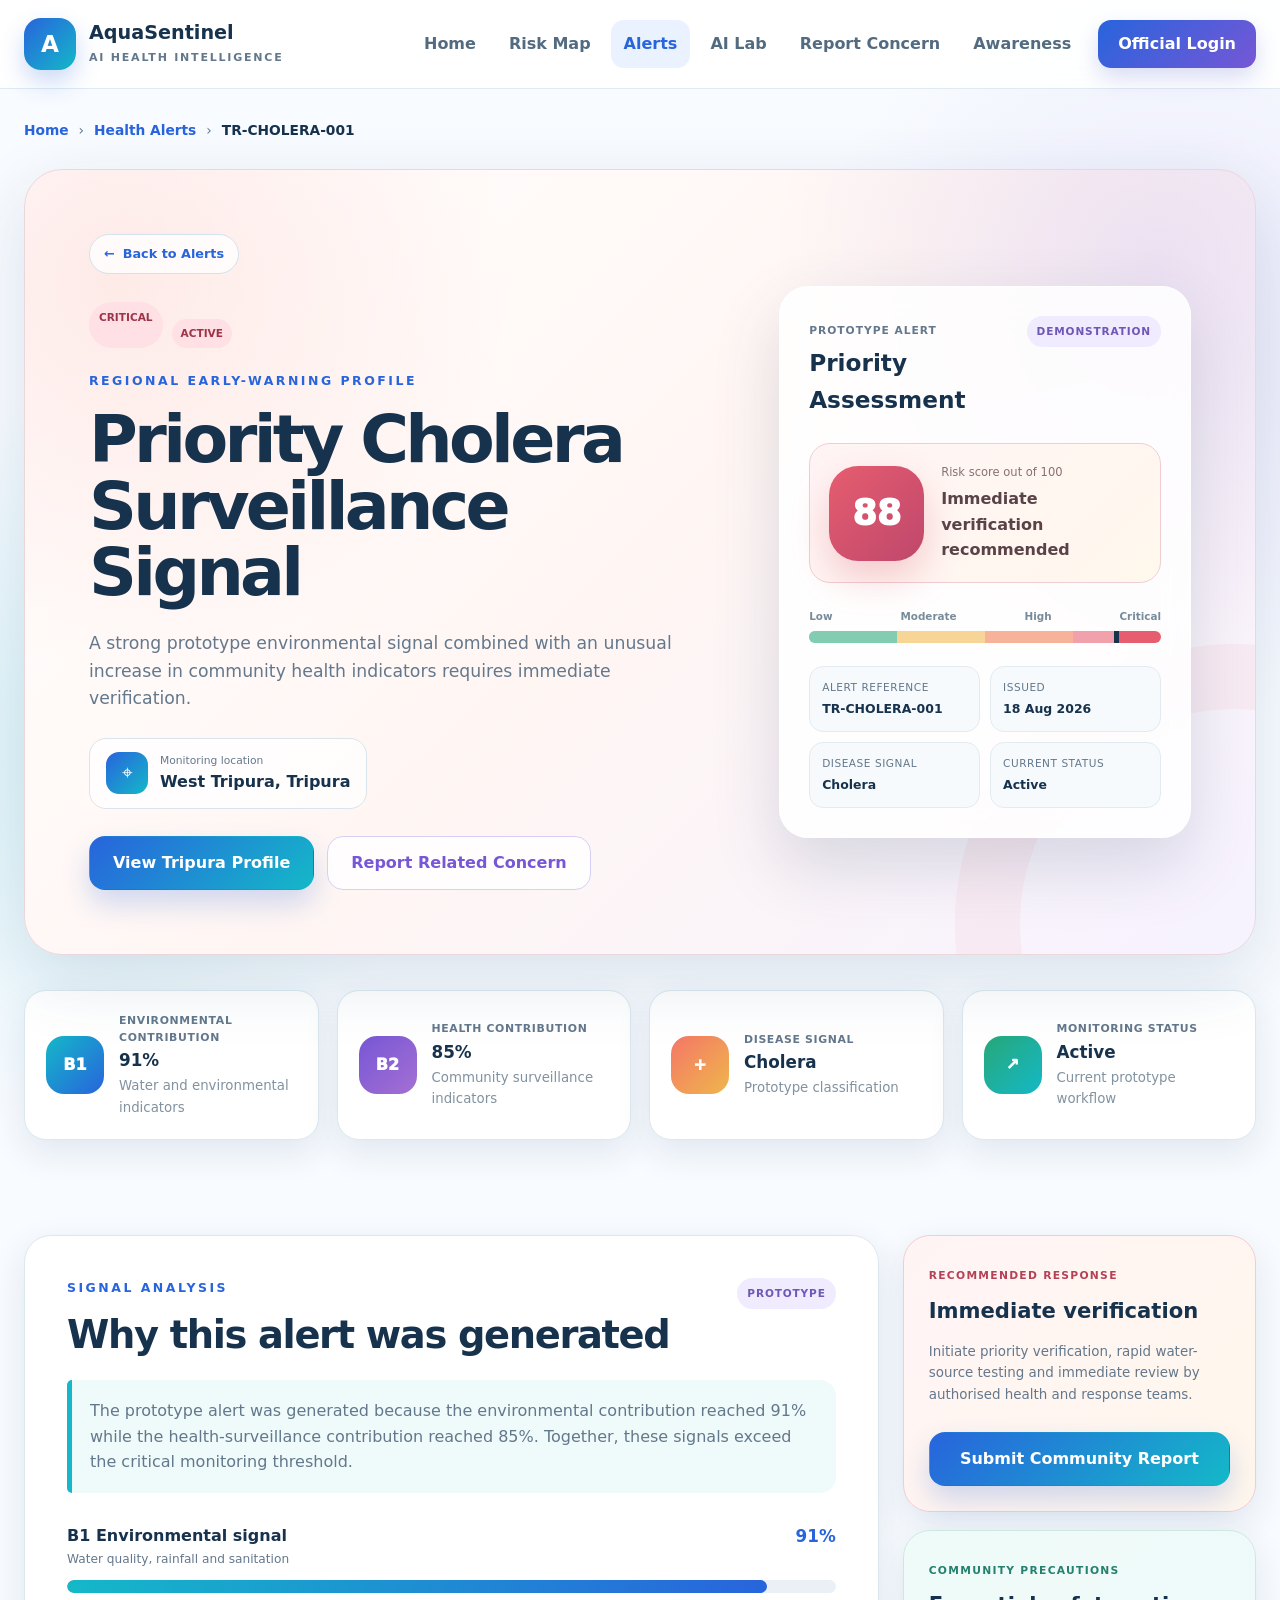
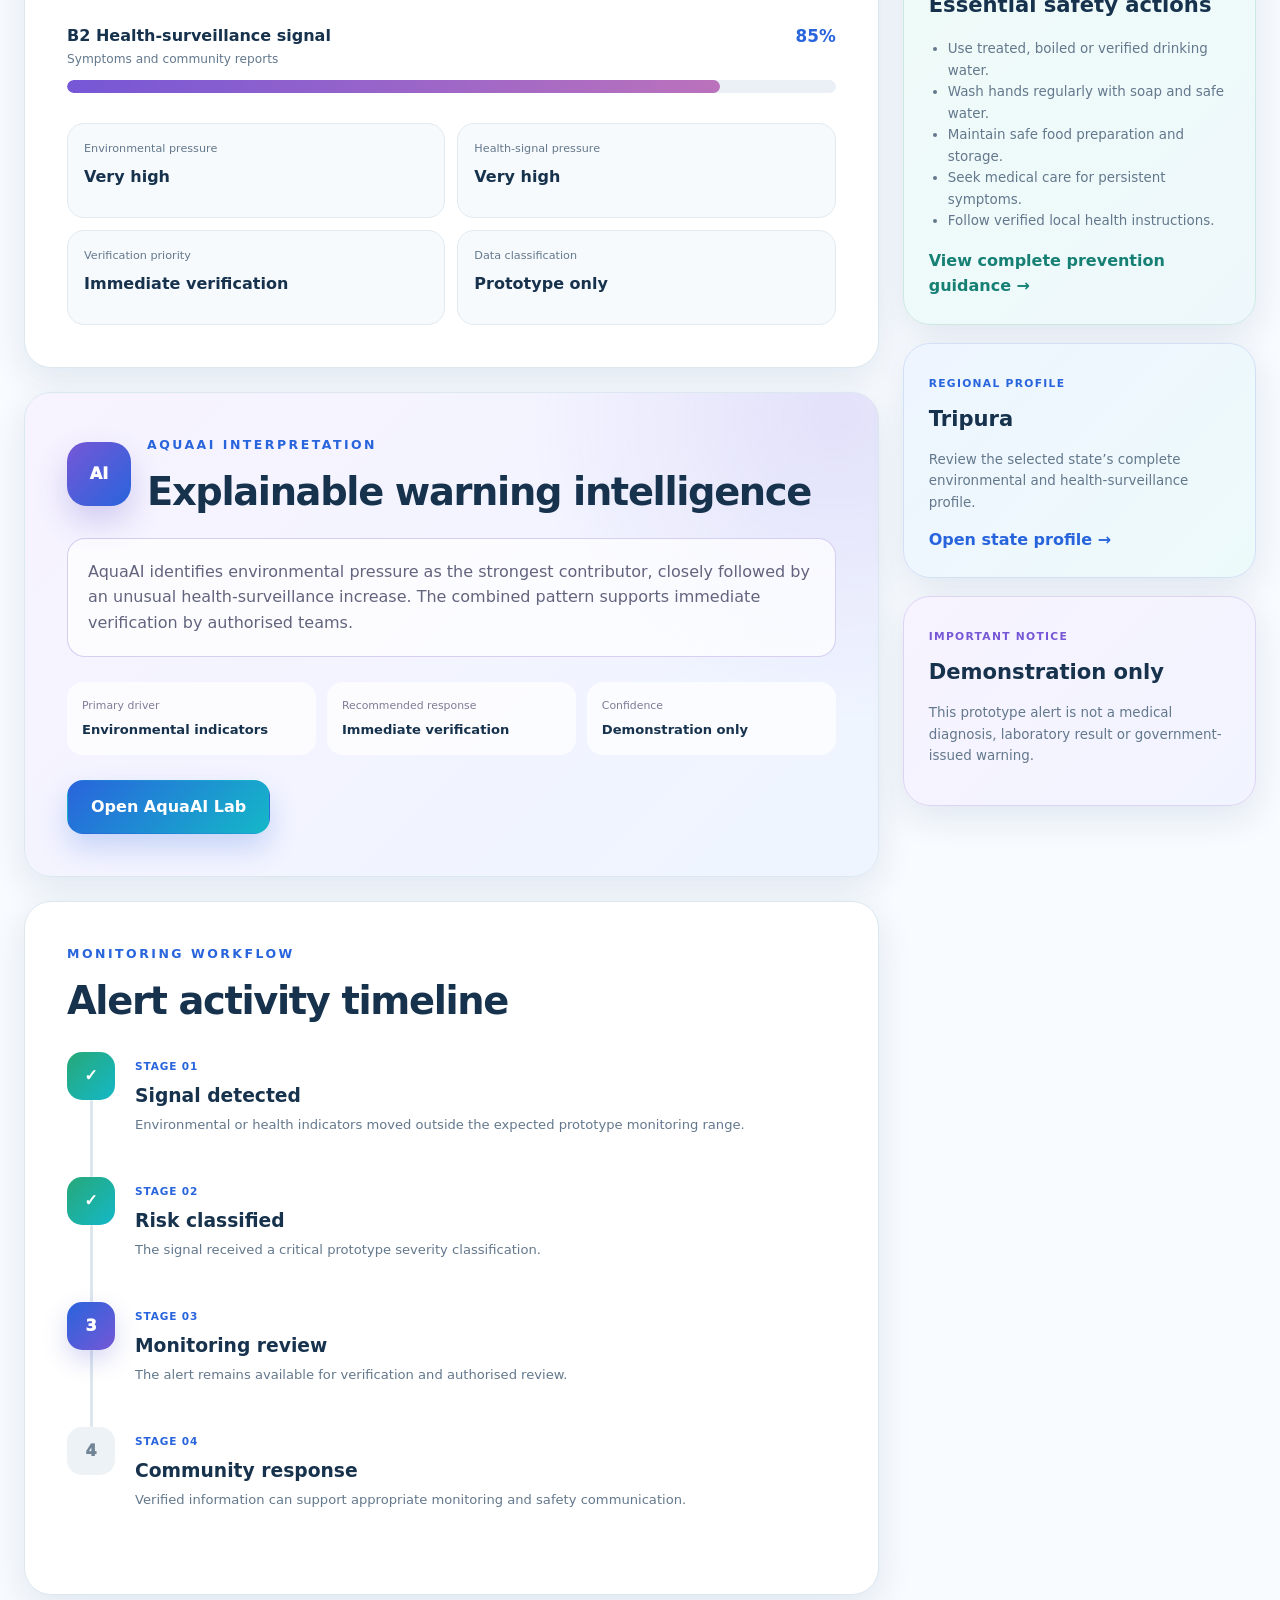
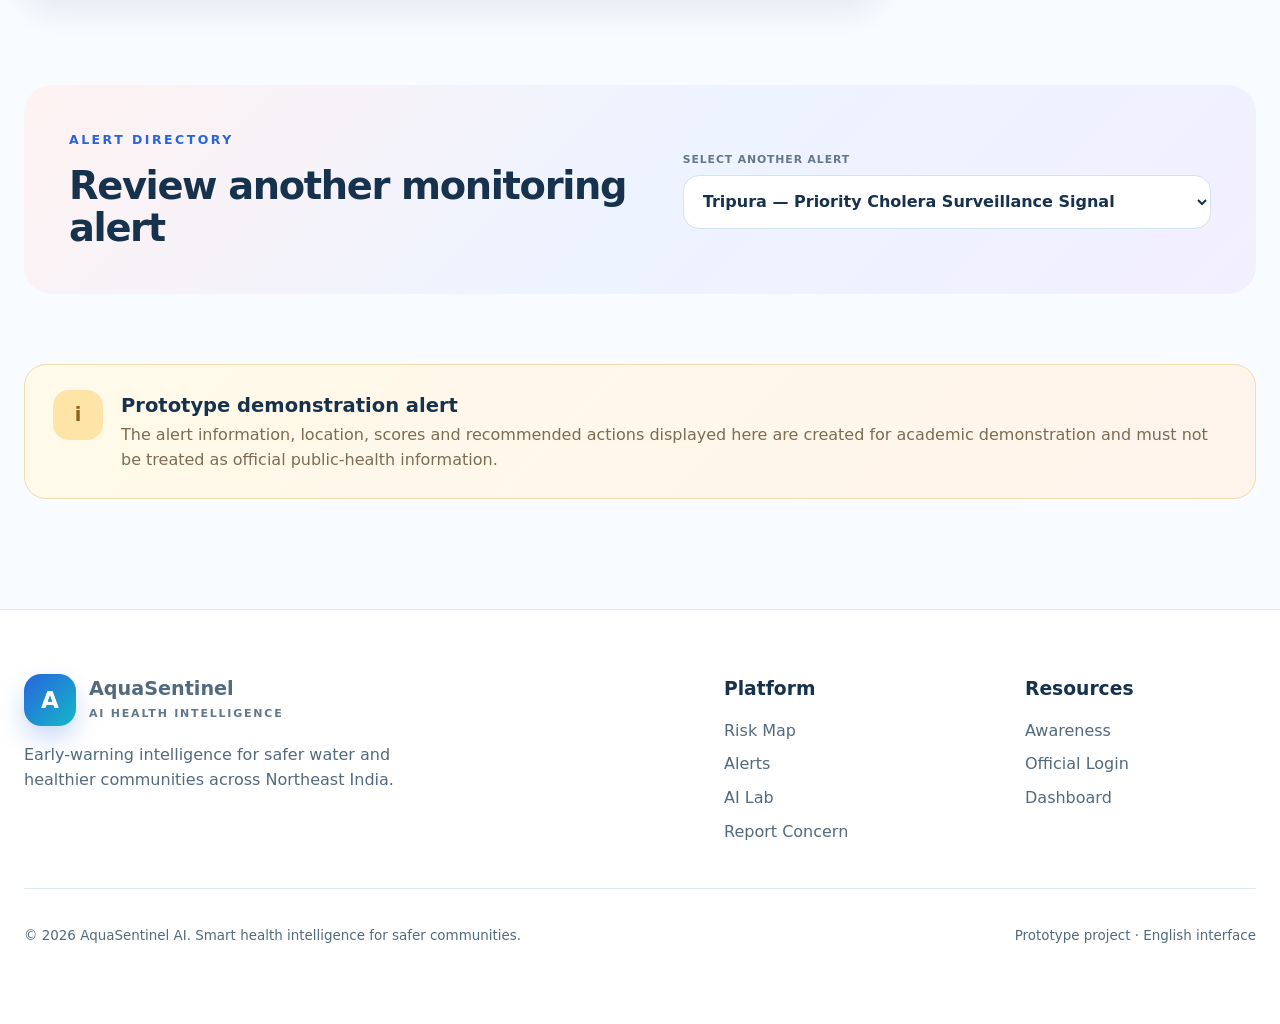
<file: alert-details.html>
<!DOCTYPE html>
<html lang="en">
<head>
    <meta charset="UTF-8">

    <meta
        name="viewport"
        content="width=device-width, initial-scale=1.0"
    >

    <meta
        name="description"
        content="Detailed prototype waterborne disease warning and recommended monitoring actions."
    >

    <title>Alert Details | AquaSentinel AI</title>

    <link rel="stylesheet" href="styles.css">
</head>

<body>
    <!-- Header -->
    <header class="site-header">
        <nav class="navbar" aria-label="Main navigation">
            <a
                href="index.html"
                class="brand"
                aria-label="AquaSentinel home"
            >
                <span class="brand-icon">A</span>

                <span class="brand-text">
                    <strong>AquaSentinel</strong>
                    <small>AI Health Intelligence</small>
                </span>
            </a>

            <button
                class="menu-button"
                id="menuButton"
                type="button"
                aria-label="Open navigation menu"
                aria-expanded="false"
                aria-controls="navLinks"
            >
                ☰
            </button>

            <div class="nav-links" id="navLinks">
                <a href="index.html">Home</a>
                <a href="risk-map.html">Risk Map</a>
                <a href="alerts.html" class="active">Alerts</a>
                <a href="ai-lab.html">AI Lab</a>
                <a href="report.html">Report Concern</a>
                <a href="awareness.html">Awareness</a>

                <a href="login.html" class="login-button">
                    Official Login
                </a>
            </div>
        </nav>
    </header>

    <main class="alert-details-page">
        <!-- Breadcrumb -->
        <nav class="page-breadcrumb" aria-label="Breadcrumb">
            <a href="index.html">Home</a>
            <span>›</span>
            <a href="alerts.html">Health Alerts</a>
            <span>›</span>
            <strong id="alertBreadcrumb">
                Alert Details
            </strong>
        </nav>

        <!-- Alert heading -->
        <section class="alert-details-hero">
            <div class="alert-details-content">
                <a href="alerts.html" class="back-to-map-link">
                    <span>←</span>
                    Back to Alerts
                </a>

                <div class="alert-details-labels">
                    <span
                        class="alert-card-severity severity-critical"
                        id="detailSeverityBadge"
                    >
                        Loading
                    </span>

                    <span
                        class="alert-status status-active"
                        id="detailStatusBadge"
                    >
                        Loading
                    </span>
                </div>

                <p class="eyebrow">
                    REGIONAL EARLY-WARNING PROFILE
                </p>

                <h1 id="detailAlertTitle">
                    Preparing alert details...
                </h1>

                <p id="detailAlertDescription">
                    Loading environmental and health-surveillance
                    information for this prototype alert.
                </p>

                <div class="alert-detail-location">
                    <span class="location-symbol">⌖</span>

                    <div>
                        <small>Monitoring location</small>

                        <strong id="detailLocation">
                            Loading location...
                        </strong>
                    </div>
                </div>

                <div class="alert-details-actions">
                    <a
                        href="risk-map.html"
                        class="primary-button"
                        id="detailRiskMapLink"
                    >
                        View State Risk Map
                    </a>

                    <a href="report.html" class="secondary-button">
                        Report Related Concern
                    </a>
                </div>
            </div>

            <!-- Priority score -->
            <div class="alert-priority-panel">
                <div class="alert-priority-heading">
                    <div>
                        <span>Prototype alert</span>
                        <h2>Priority Assessment</h2>
                    </div>

                    <span class="prototype-label">
                        DEMONSTRATION
                    </span>
                </div>

                <div class="alert-priority-score">
                    <div
                        class="priority-score-circle"
                        id="detailPriorityScore"
                    >
                        --
                    </div>

                    <div>
                        <span>Risk score out of 100</span>

                        <strong id="detailPriorityMessage">
                            Preparing classification
                        </strong>
                    </div>
                </div>

                <div class="alert-priority-progress">
                    <div class="score-progress-labels">
                        <span>Low</span>
                        <span>Moderate</span>
                        <span>High</span>
                        <span>Critical</span>
                    </div>

                    <div class="score-progress-track">
                        <span id="detailPriorityBar"></span>
                    </div>
                </div>

                <div class="alert-reference-grid">
                    <span>
                        Alert reference
                        <strong id="detailAlertId">Loading</strong>
                    </span>

                    <span>
                        Issued
                        <strong id="detailAlertDate">Loading</strong>
                    </span>

                    <span>
                        Disease signal
                        <strong id="detailDisease">Loading</strong>
                    </span>

                    <span>
                        Current status
                        <strong id="detailStatusText">Loading</strong>
                    </span>
                </div>
            </div>
        </section>

        <!-- Summary metrics -->
        <section class="alert-detail-metrics">
            <article class="alert-detail-metric metric-environment">
                <div class="metric-icon">B1</div>

                <div>
                    <span>Environmental contribution</span>
                    <strong id="detailEnvironmentScore">--%</strong>
                    <small>Water and environmental indicators</small>
                </div>
            </article>

            <article class="alert-detail-metric metric-health">
                <div class="metric-icon">B2</div>

                <div>
                    <span>Health contribution</span>
                    <strong id="detailHealthScore">--%</strong>
                    <small>Community surveillance indicators</small>
                </div>
            </article>

            <article class="alert-detail-metric metric-disease">
                <div class="metric-icon">+</div>

                <div>
                    <span>Disease signal</span>
                    <strong id="detailDiseaseMetric">Loading</strong>
                    <small>Prototype classification</small>
                </div>
            </article>

            <article class="alert-detail-metric metric-trend">
                <div class="metric-icon">↗</div>

                <div>
                    <span>Monitoring status</span>
                    <strong id="detailMonitoringStatus">
                        Loading
                    </strong>
                    <small>Current prototype workflow</small>
                </div>
            </article>
        </section>

        <!-- Main analysis -->
        <section class="alert-analysis-layout">
            <div class="alert-analysis-main">
                <!-- Signal analysis -->
                <article class="alert-analysis-card">
                    <div class="analysis-panel-heading">
                        <div>
                            <p class="eyebrow">
                                SIGNAL ANALYSIS
                            </p>

                            <h2>
                                Why this alert was generated
                            </h2>
                        </div>

                        <span class="prototype-label">
                            PROTOTYPE
                        </span>
                    </div>

                    <p
                        class="alert-analysis-introduction"
                        id="detailExplanation"
                    >
                        AquaAI is preparing an explanation of the
                        environmental and health indicators associated
                        with this alert.
                    </p>

                    <div class="alert-signal-progress">
                        <div class="detailed-progress-heading">
                            <div>
                                <strong>
                                    B1 Environmental signal
                                </strong>

                                <span>
                                    Water quality, rainfall and sanitation
                                </span>
                            </div>

                            <strong id="detailEnvironmentPercentage">
                                --%
                            </strong>
                        </div>

                        <div class="detailed-progress-track">
                            <span id="detailEnvironmentBar"></span>
                        </div>
                    </div>

                    <div class="alert-signal-progress">
                        <div class="detailed-progress-heading">
                            <div>
                                <strong>
                                    B2 Health-surveillance signal
                                </strong>

                                <span>
                                    Symptoms and community reports
                                </span>
                            </div>

                            <strong id="detailHealthPercentage">
                                --%
                            </strong>
                        </div>

                        <div
                            class="detailed-progress-track health-detail-track"
                        >
                            <span id="detailHealthBar"></span>
                        </div>
                    </div>

                    <div class="alert-factor-grid">
                        <article>
                            <span>Environmental pressure</span>
                            <strong id="detailEnvironmentLevel">
                                Loading
                            </strong>
                        </article>

                        <article>
                            <span>Health-signal pressure</span>
                            <strong id="detailHealthLevel">
                                Loading
                            </strong>
                        </article>

                        <article>
                            <span>Verification priority</span>
                            <strong id="detailVerificationPriority">
                                Loading
                            </strong>
                        </article>

                        <article>
                            <span>Data classification</span>
                            <strong>Prototype only</strong>
                        </article>
                    </div>
                </article>

                <!-- AI interpretation -->
                <article class="alert-analysis-card alert-ai-card">
                    <div class="ai-explanation-heading">
                        <span class="ai-explanation-icon">AI</span>

                        <div>
                            <p class="eyebrow">
                                AQUAAI INTERPRETATION
                            </p>

                            <h2>
                                Explainable warning intelligence
                            </h2>
                        </div>
                    </div>

                    <p id="detailAIExplanation">
                        Preparing an explainable prototype interpretation.
                    </p>

                    <div class="alert-ai-summary">
                        <article>
                            <span>Primary driver</span>
                            <strong id="detailPrimaryDriver">
                                Loading
                            </strong>
                        </article>

                        <article>
                            <span>Recommended response</span>
                            <strong id="detailResponseLevel">
                                Loading
                            </strong>
                        </article>

                        <article>
                            <span>Confidence</span>
                            <strong>Demonstration only</strong>
                        </article>
                    </div>

                    <a href="ai-lab.html" class="primary-button">
                        Open AquaAI Lab
                    </a>
                </article>

                <!-- Timeline -->
                <article class="alert-analysis-card">
                    <div class="analysis-panel-heading">
                        <div>
                            <p class="eyebrow">
                                MONITORING WORKFLOW
                            </p>

                            <h2>Alert activity timeline</h2>
                        </div>
                    </div>

                    <div class="alert-timeline">
                        <article class="timeline-item completed">
                            <span class="timeline-marker">✓</span>

                            <div>
                                <small>Stage 01</small>
                                <h3>Signal detected</h3>

                                <p>
                                    Environmental or health indicators
                                    moved outside the expected prototype
                                    monitoring range.
                                </p>
                            </div>
                        </article>

                        <article class="timeline-item completed">
                            <span class="timeline-marker">✓</span>

                            <div>
                                <small>Stage 02</small>
                                <h3>Risk classified</h3>

                                <p id="detailTimelineClassification">
                                    The signal received a prototype
                                    severity classification.
                                </p>
                            </div>
                        </article>

                        <article class="timeline-item current">
                            <span class="timeline-marker">3</span>

                            <div>
                                <small>Stage 03</small>
                                <h3 id="detailCurrentStage">
                                    Monitoring review
                                </h3>

                                <p>
                                    The alert remains available for
                                    verification and authorised review.
                                </p>
                            </div>
                        </article>

                        <article class="timeline-item">
                            <span class="timeline-marker">4</span>

                            <div>
                                <small>Stage 04</small>
                                <h3>Community response</h3>

                                <p>
                                    Verified information can support
                                    appropriate monitoring and safety
                                    communication.
                                </p>
                            </div>
                        </article>
                    </div>
                </article>
            </div>

            <!-- Recommendations -->
            <aside class="alert-action-sidebar">
                <article class="alert-sidebar-card response-card">
                    <span class="sidebar-card-label">
                        RECOMMENDED RESPONSE
                    </span>

                    <h2 id="detailResponseTitle">
                        Monitoring action
                    </h2>

                    <p id="detailRecommendedAction">
                        Preparing a recommended response for this
                        prototype alert.
                    </p>

                    <a href="report.html" class="primary-button">
                        Submit Community Report
                    </a>
                </article>

                <article class="alert-sidebar-card safety-card">
                    <span class="sidebar-card-label">
                        COMMUNITY PRECAUTIONS
                    </span>

                    <h2>Essential safety actions</h2>

                    <ul>
                        <li>
                            Use treated, boiled or verified drinking water.
                        </li>

                        <li>
                            Wash hands regularly with soap and safe water.
                        </li>

                        <li>
                            Maintain safe food preparation and storage.
                        </li>

                        <li>
                            Seek medical care for persistent symptoms.
                        </li>

                        <li>
                            Follow verified local health instructions.
                        </li>
                    </ul>

                    <a href="awareness.html">
                        View complete prevention guidance →
                    </a>
                </article>

                <article class="alert-sidebar-card location-card">
                    <span class="sidebar-card-label">
                        REGIONAL PROFILE
                    </span>

                    <h2 id="detailSidebarState">
                        Loading state...
                    </h2>

                    <p>
                        Review the selected state’s complete environmental
                        and health-surveillance profile.
                    </p>

                    <a
                        href="state-details.html"
                        id="detailStateProfileLink"
                    >
                        Open state profile →
                    </a>
                </article>

                <article class="alert-sidebar-card disclaimer-card">
                    <span class="sidebar-card-label">
                        IMPORTANT NOTICE
                    </span>

                    <h2>Demonstration only</h2>

                    <p>
                        This prototype alert is not a medical diagnosis,
                        laboratory result or government-issued warning.
                    </p>
                </article>
            </aside>
        </section>

        <!-- Select another alert -->
        <section class="alert-navigation-section">
            <div>
                <p class="eyebrow">ALERT DIRECTORY</p>

                <h2>Review another monitoring alert</h2>
            </div>

            <div class="alert-page-selector">
                <label for="alertPageSelector">
                    Select another alert
                </label>

                <select id="alertPageSelector">
                    <option value="">
                        Choose an alert
                    </option>
                </select>
            </div>
        </section>

        <!-- Prototype notice -->
        <section class="prototype-notice-section">
            <div class="prototype-notice">
                <span class="notice-icon">i</span>

                <div>
                    <h2>Prototype demonstration alert</h2>

                    <p>
                        The alert information, location, scores and
                        recommended actions displayed here are created for
                        academic demonstration and must not be treated as
                        official public-health information.
                    </p>
                </div>
            </div>
        </section>
    </main>

    <!-- Footer -->
    <footer class="site-footer">
        <div class="footer-grid">
            <div class="footer-brand">
                <a href="index.html" class="brand">
                    <span class="brand-icon">A</span>

                    <span class="brand-text">
                        <strong>AquaSentinel</strong>
                        <small>AI Health Intelligence</small>
                    </span>
                </a>

                <p>
                    Early-warning intelligence for safer water and
                    healthier communities across Northeast India.
                </p>
            </div>

            <div class="footer-links">
                <h3>Platform</h3>
                <a href="risk-map.html">Risk Map</a>
                <a href="alerts.html">Alerts</a>
                <a href="ai-lab.html">AI Lab</a>
                <a href="report.html">Report Concern</a>
            </div>

            <div class="footer-links">
                <h3>Resources</h3>
                <a href="awareness.html">Awareness</a>
                <a href="login.html">Official Login</a>
                <a href="dashboard.html">Dashboard</a>
            </div>
        </div>

        <div class="footer-bottom">
            <p>
                © <span id="currentYear"></span> AquaSentinel AI.
                Smart health intelligence for safer communities.
            </p>

            <p>Prototype project · English interface</p>
        </div>
    </footer>

    <script src="script.js"></script>
    <script src="alert-details.js?v=1"></script>
</body>
</html>
</file>
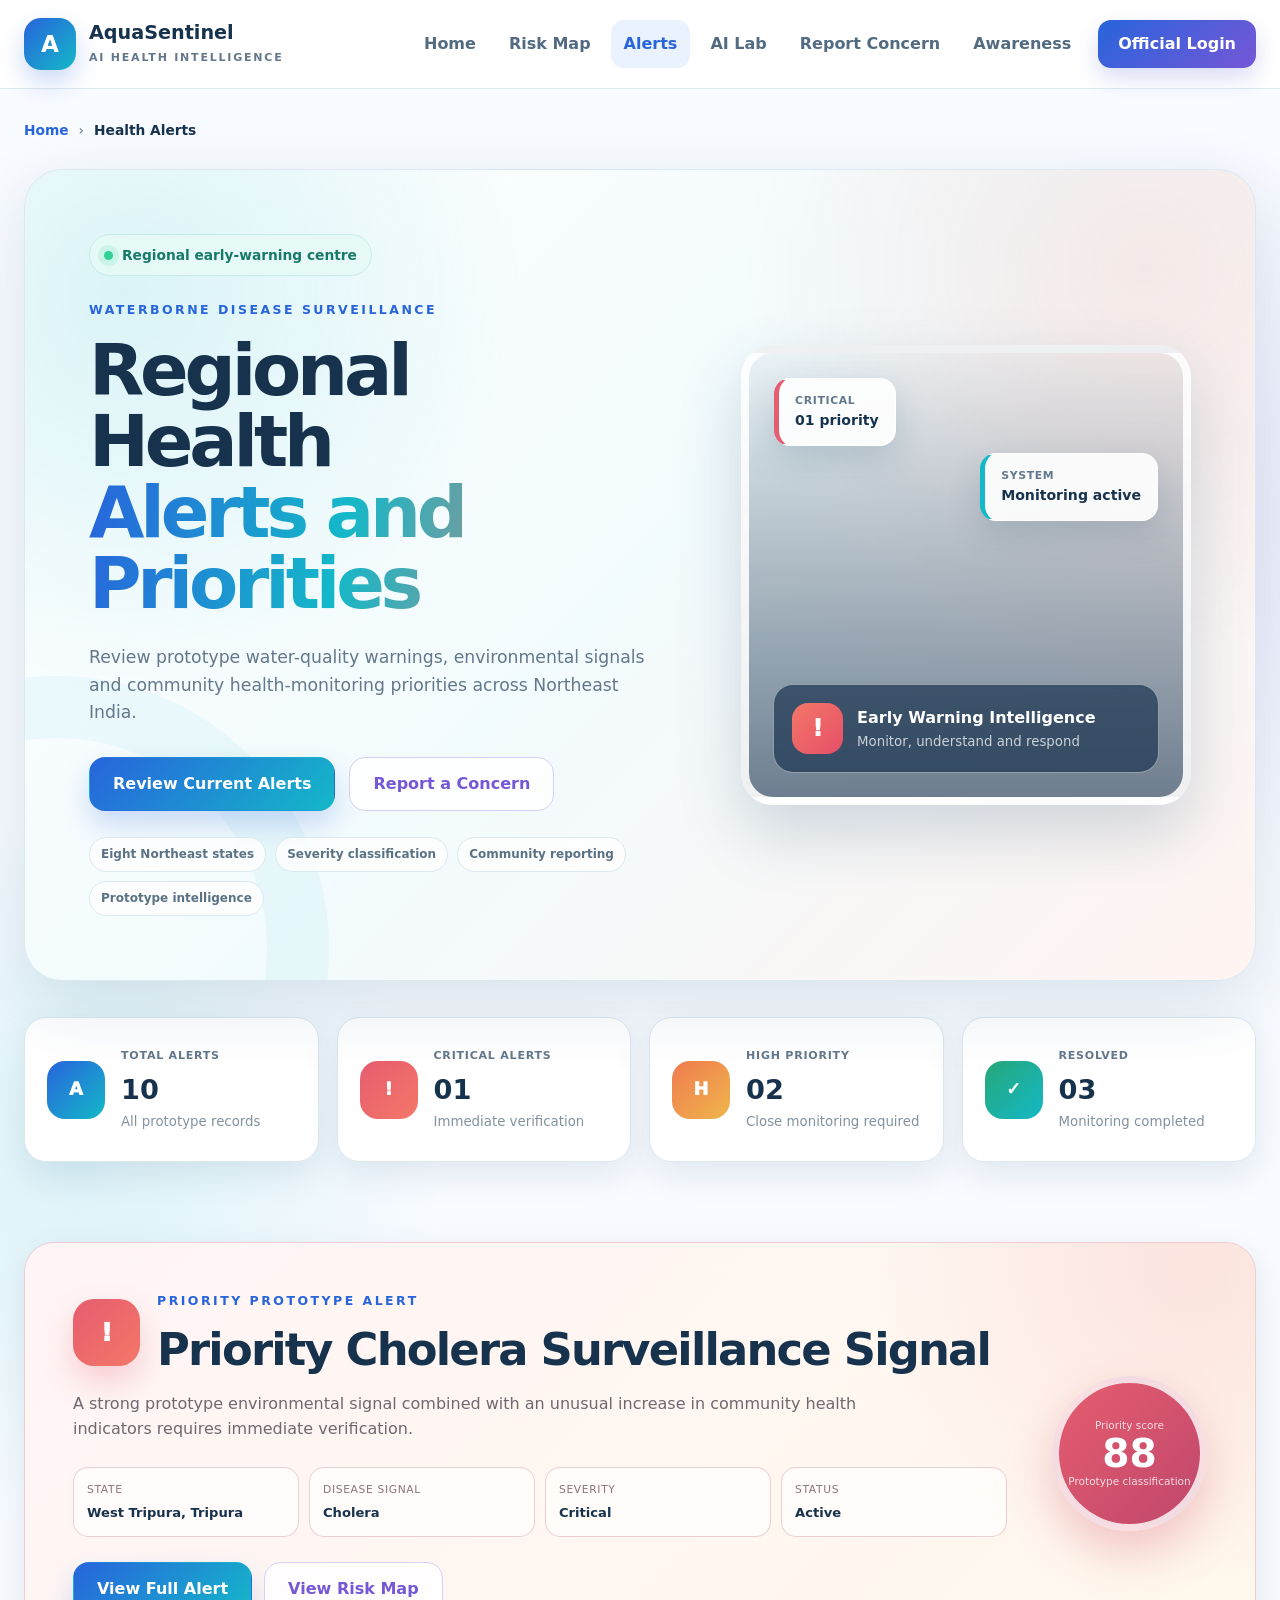
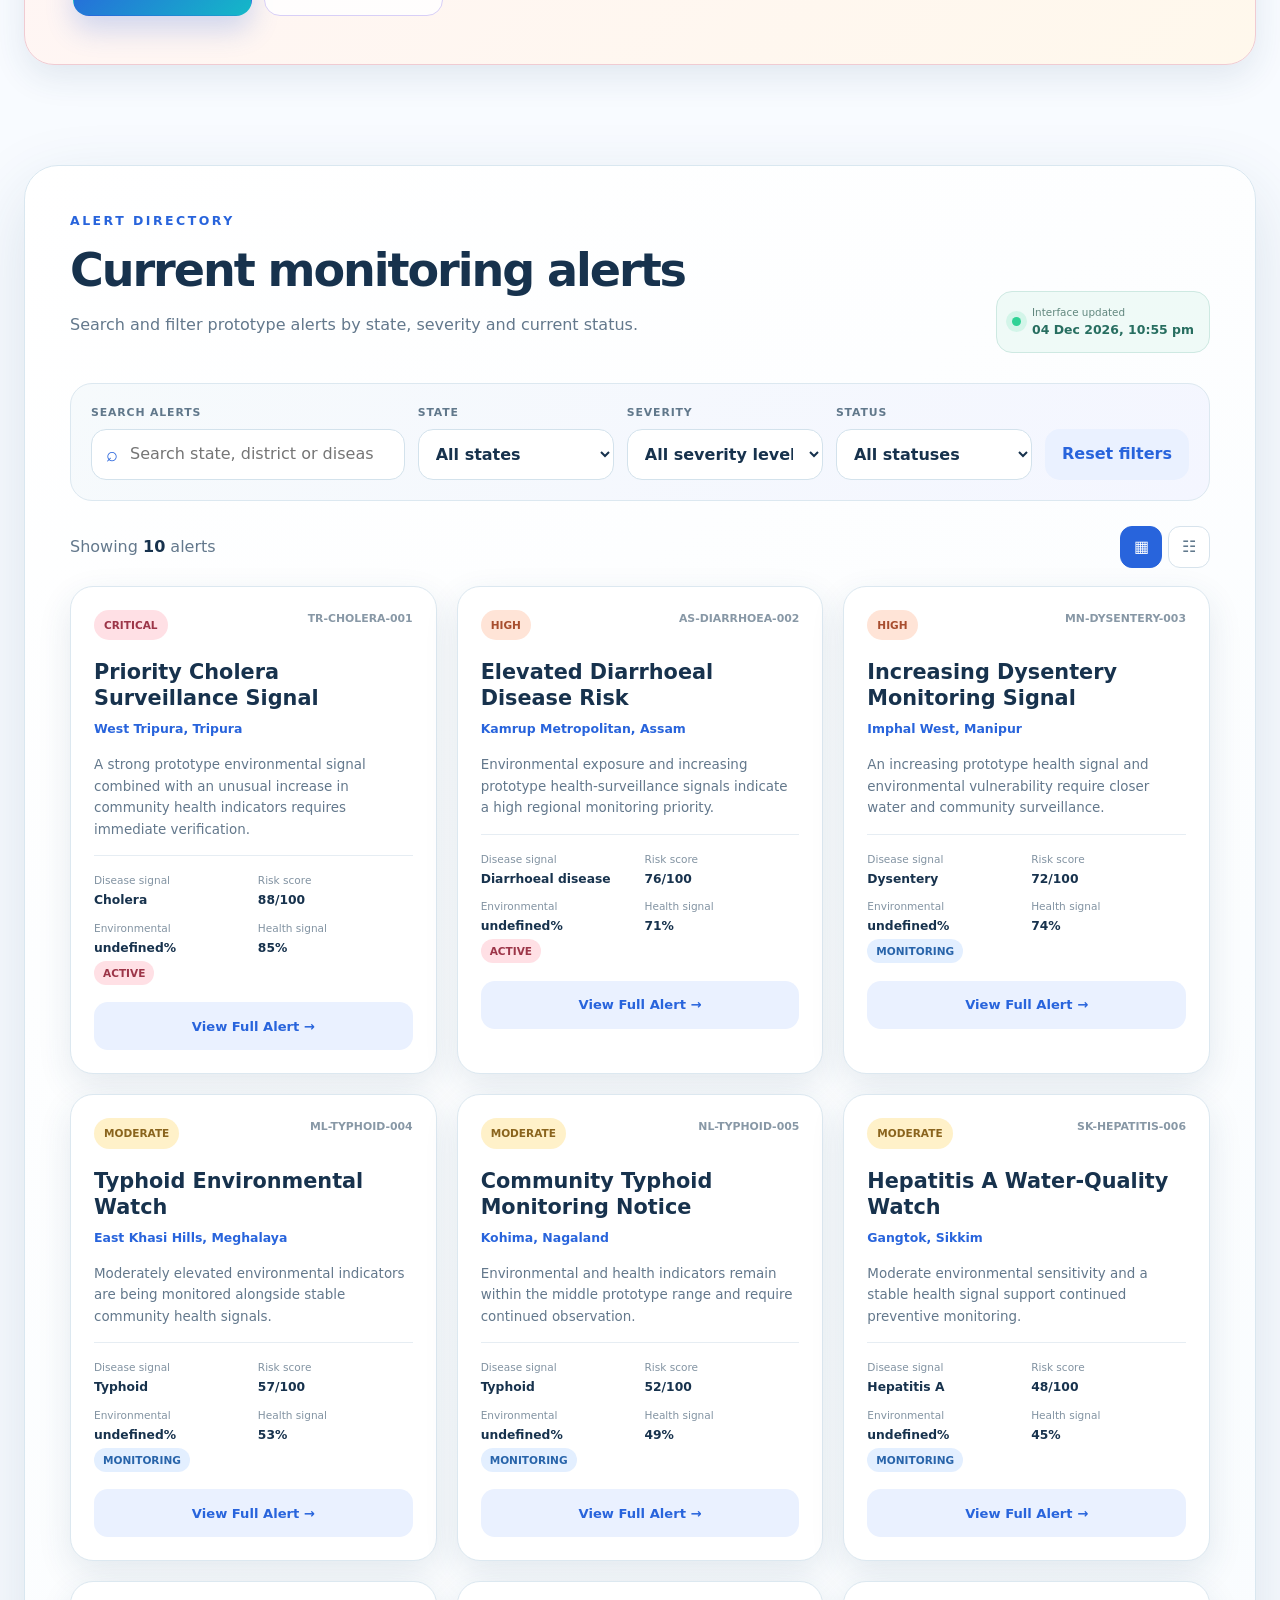
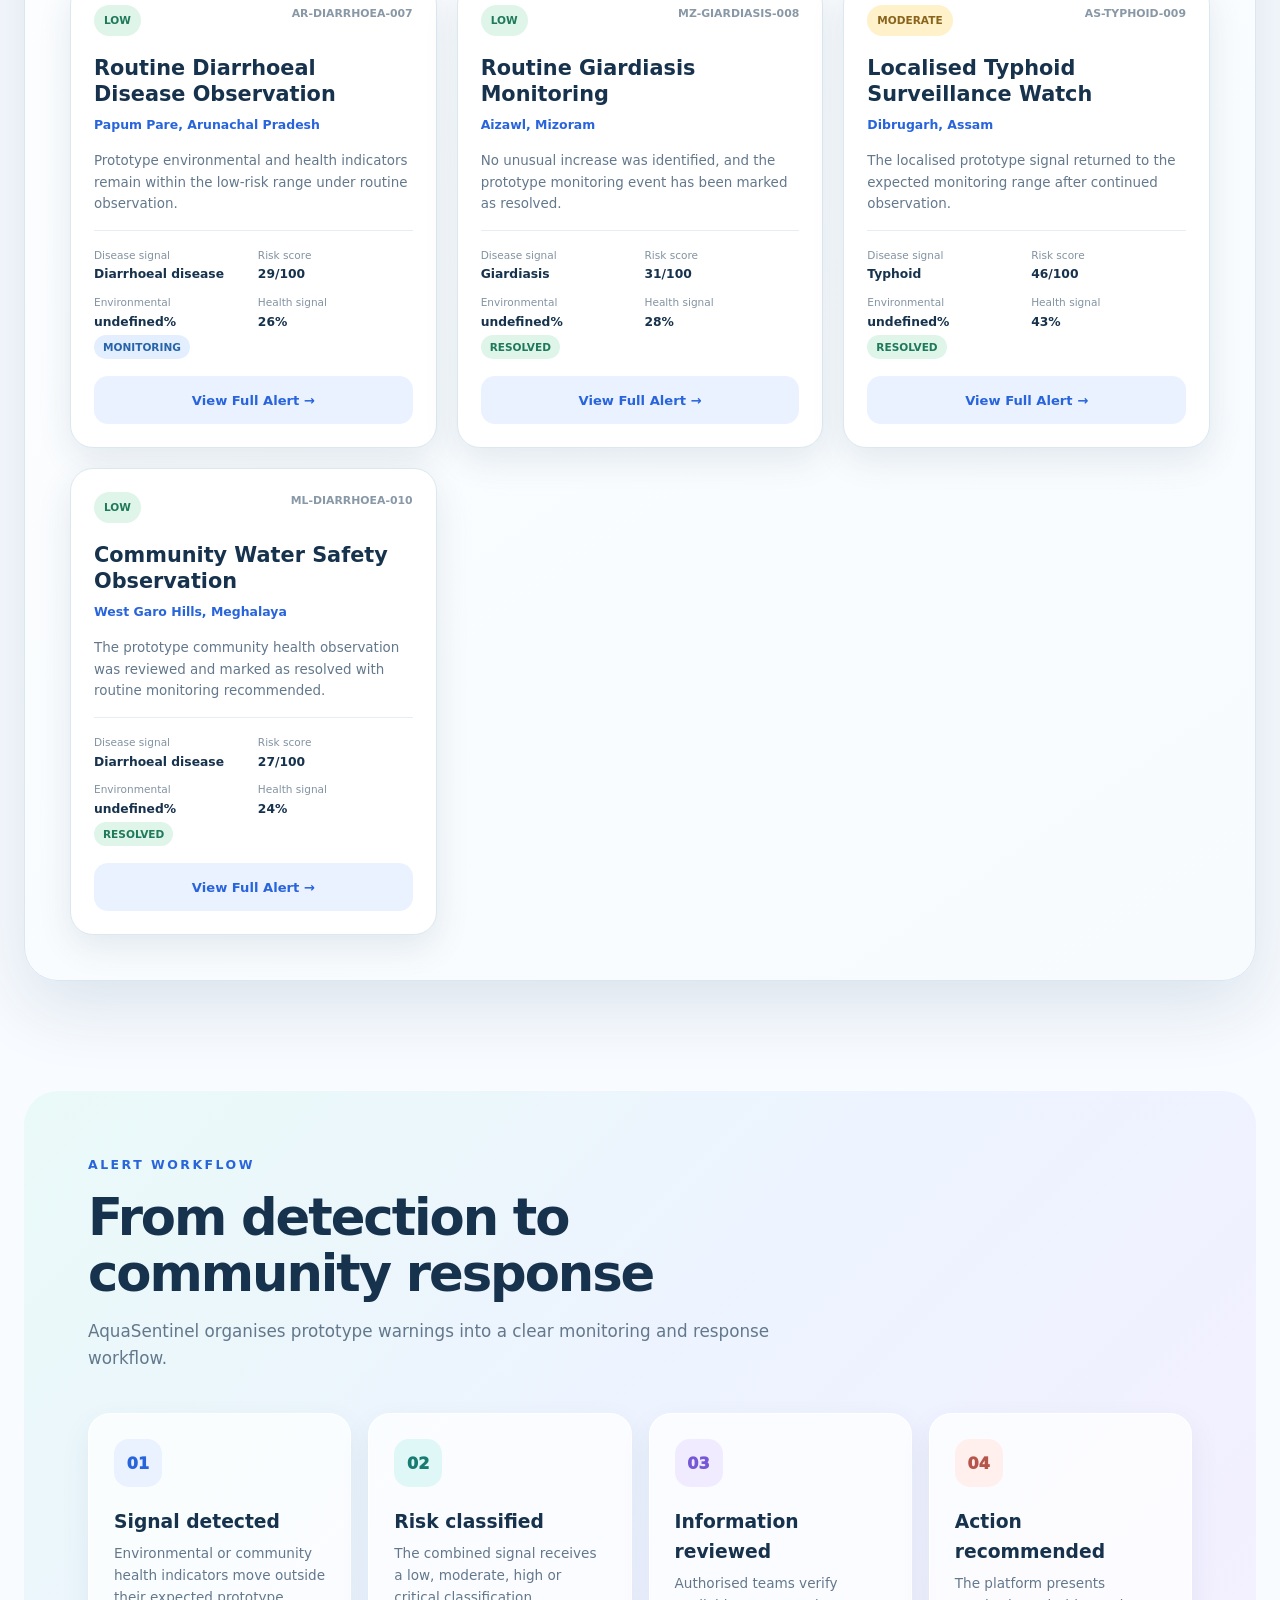
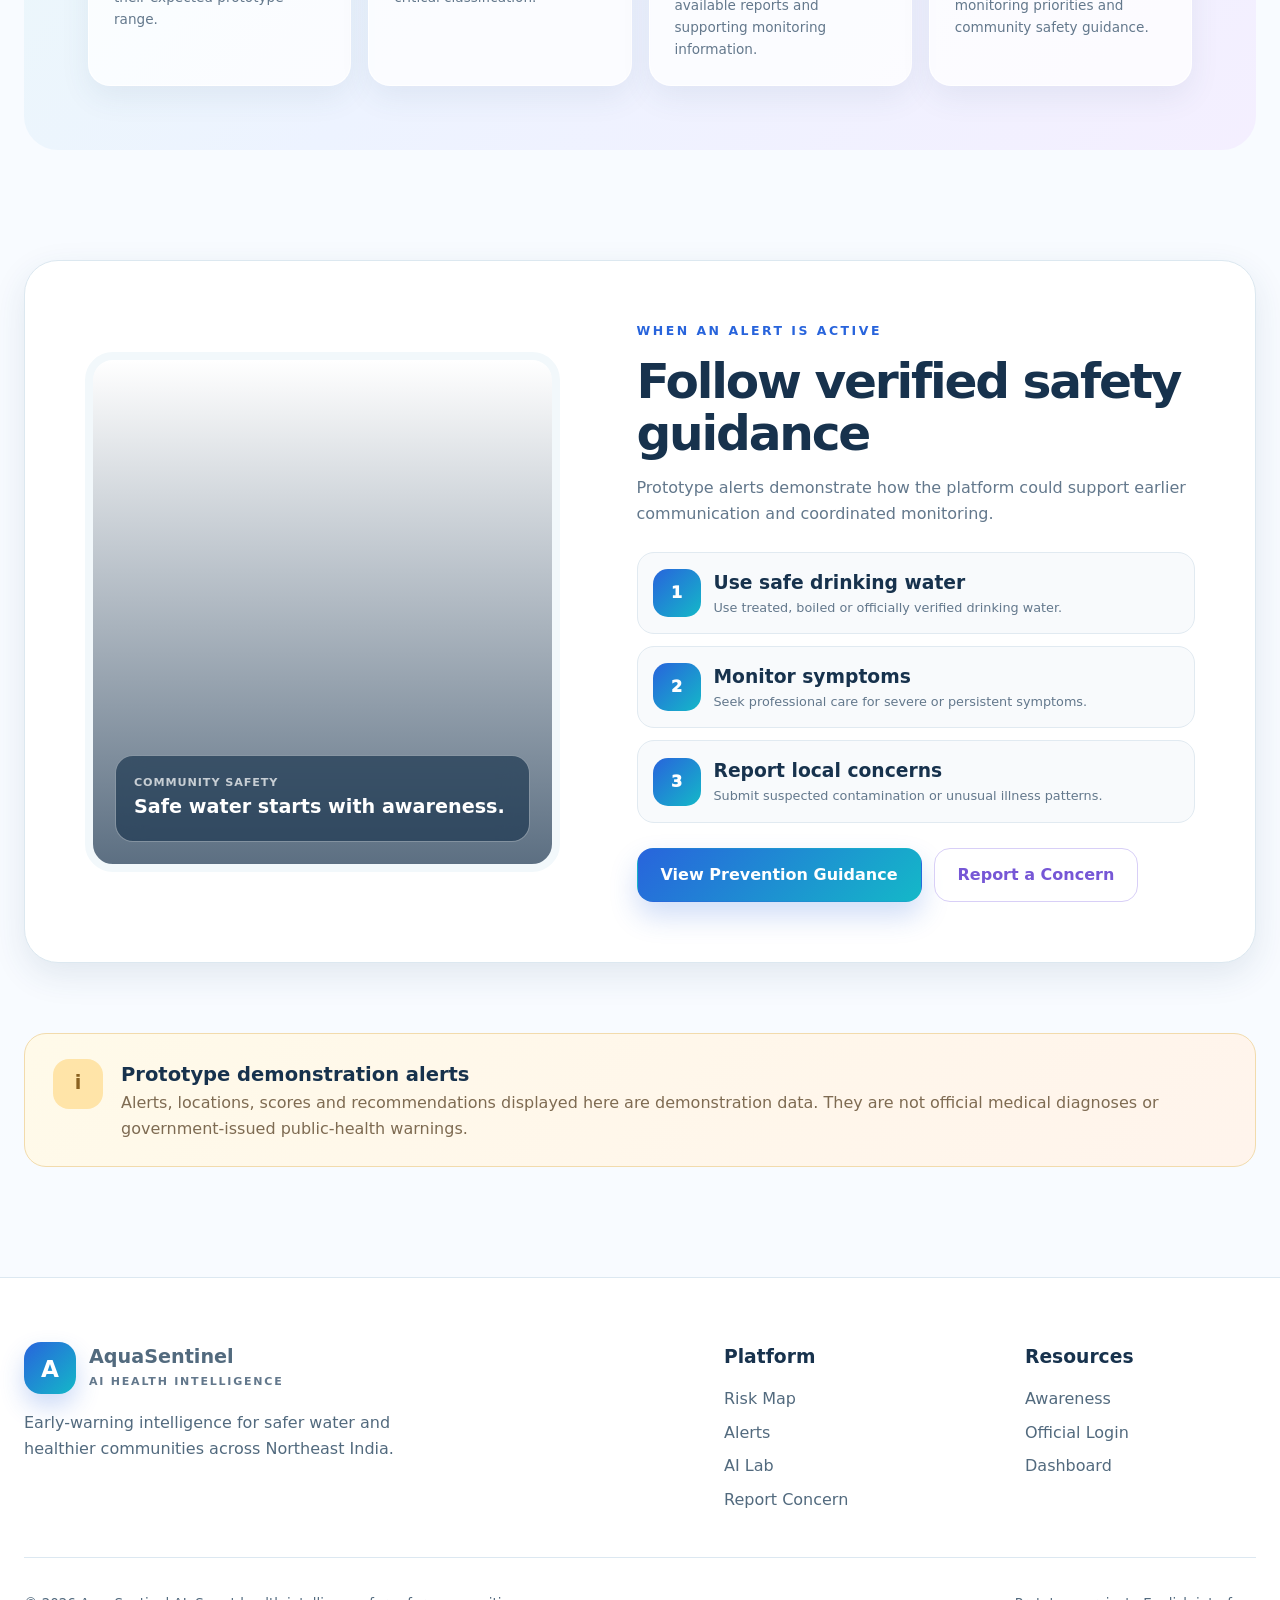
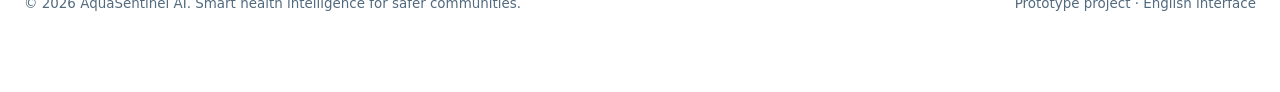
<file: alerts.html>
<!DOCTYPE html>
<html lang="en">
<head>
    <meta charset="UTF-8">

    <meta
        name="viewport"
        content="width=device-width, initial-scale=1.0"
    >

    <meta
        name="description"
        content="Review prototype waterborne disease alerts and regional monitoring priorities across Northeast India."
    >

    <title>Health Alerts | AquaSentinel AI</title>

    <link rel="stylesheet" href="styles.css">
</head>

<body>
    <!-- Header -->
    <header class="site-header">
        <nav class="navbar" aria-label="Main navigation">
            <a
                href="index.html"
                class="brand"
                aria-label="AquaSentinel home"
            >
                <span class="brand-icon">A</span>

                <span class="brand-text">
                    <strong>AquaSentinel</strong>
                    <small>AI Health Intelligence</small>
                </span>
            </a>

            <button
                class="menu-button"
                id="menuButton"
                type="button"
                aria-label="Open navigation menu"
                aria-expanded="false"
                aria-controls="navLinks"
            >
                ☰
            </button>

            <div class="nav-links" id="navLinks">
                <a href="index.html">Home</a>
                <a href="risk-map.html">Risk Map</a>
                <a href="alerts.html" class="active">Alerts</a>
                <a href="ai-lab.html">AI Lab</a>
                <a href="report.html">Report Concern</a>
                <a href="awareness.html">Awareness</a>

                <a href="login.html" class="login-button">
                    Official Login
                </a>
            </div>
        </nav>
    </header>

    <main class="alerts-page">
        <!-- Breadcrumb -->
        <nav class="page-breadcrumb" aria-label="Breadcrumb">
            <a href="index.html">Home</a>
            <span>›</span>
            <strong>Health Alerts</strong>
        </nav>

        <!-- Hero -->
        <section class="alerts-hero">
            <div class="alerts-hero-content">
                <div class="hero-badge">
                    <span class="status-dot"></span>
                    Regional early-warning centre
                </div>

                <p class="eyebrow">
                    WATERBORNE DISEASE SURVEILLANCE
                </p>

                <h1>
                    Regional Health
                    <span>Alerts and Priorities</span>
                </h1>

                <p>
                    Review prototype water-quality warnings,
                    environmental signals and community health-monitoring
                    priorities across Northeast India.
                </p>

                <div class="alerts-hero-actions">
                    <a href="#alertsDashboard" class="primary-button">
                        Review Current Alerts
                    </a>

                    <a href="report.html" class="secondary-button">
                        Report a Concern
                    </a>
                </div>

                <div class="alerts-hero-tags">
                    <span>Eight Northeast states</span>
                    <span>Severity classification</span>
                    <span>Community reporting</span>
                    <span>Prototype intelligence</span>
                </div>
            </div>

            <div class="alerts-hero-visual">
                <div class="alert-visual-status">
                    <span class="alert-visual-icon">!</span>

                    <div>
                        <strong>Early Warning Intelligence</strong>

                        <small>
                            Monitor, understand and respond
                        </small>
                    </div>
                </div>

                <div class="alert-floating-card alert-floating-critical">
                    <span>Critical</span>
                    <strong id="heroCriticalCount">01 priority</strong>
                </div>

                <div class="alert-floating-card alert-floating-monitoring">
                    <span>System</span>
                    <strong>Monitoring active</strong>
                </div>
            </div>
        </section>

        <!-- Summary -->
        <section class="alert-summary-section">
            <article class="alert-summary-card summary-total">
                <div class="alert-summary-icon">A</div>

                <div>
                    <span>Total alerts</span>
                    <strong id="totalAlertCount">00</strong>
                    <small>All prototype records</small>
                </div>
            </article>

            <article class="alert-summary-card summary-critical">
                <div class="alert-summary-icon">!</div>

                <div>
                    <span>Critical alerts</span>
                    <strong id="criticalAlertCount">00</strong>
                    <small>Immediate verification</small>
                </div>
            </article>

            <article class="alert-summary-card summary-high">
                <div class="alert-summary-icon">H</div>

                <div>
                    <span>High priority</span>
                    <strong id="highAlertCount">00</strong>
                    <small>Close monitoring required</small>
                </div>
            </article>

            <article class="alert-summary-card summary-resolved">
                <div class="alert-summary-icon">✓</div>

                <div>
                    <span>Resolved</span>
                    <strong id="resolvedAlertCount">00</strong>
                    <small>Monitoring completed</small>
                </div>
            </article>
        </section>

        <!-- Featured warning -->
        <section
            class="featured-alert-section"
            id="featuredAlertSection"
        >
            <div class="featured-alert-content">
                <div class="featured-alert-heading">
                    <span class="featured-alert-symbol">!</span>

                    <div>
                        <p class="eyebrow">PRIORITY PROTOTYPE ALERT</p>

                        <h2 id="featuredAlertTitle">
                            Preparing priority alert...
                        </h2>
                    </div>
                </div>

                <p id="featuredAlertDescription">
                    Loading the highest-priority regional monitoring
                    information.
                </p>

                <div class="featured-alert-meta">
                    <span>
                        State
                        <strong id="featuredAlertState">Loading</strong>
                    </span>

                    <span>
                        Disease signal
                        <strong id="featuredAlertDisease">Loading</strong>
                    </span>

                    <span>
                        Severity
                        <strong id="featuredAlertSeverity">Loading</strong>
                    </span>

                    <span>
                        Status
                        <strong id="featuredAlertStatus">Loading</strong>
                    </span>
                </div>

                <div class="featured-alert-actions">
                    <a
                        href="alert-details.html"
                        class="primary-button"
                        id="featuredAlertLink"
                    >
                        View Full Alert
                    </a>

                    <a href="risk-map.html" class="secondary-button">
                        View Risk Map
                    </a>
                </div>
            </div>

            <div class="featured-alert-score">
                <span>Priority score</span>

                <strong id="featuredPriorityScore">--</strong>

                <small>Prototype classification</small>
            </div>
        </section>

        <!-- Dashboard -->
        <section
            class="alerts-dashboard"
            id="alertsDashboard"
        >
            <div class="alerts-dashboard-heading">
                <div>
                    <p class="eyebrow">ALERT DIRECTORY</p>

                    <h2>Current monitoring alerts</h2>

                    <p>
                        Search and filter prototype alerts by state,
                        severity and current status.
                    </p>
                </div>

                <div class="alerts-last-update">
                    <span class="status-dot"></span>

                    <div>
                        <small>Interface updated</small>
                        <strong id="alertsLastUpdated">Loading...</strong>
                    </div>
                </div>
            </div>

            <!-- Filters -->
            <div class="alert-filter-panel">
                <div class="alert-search-control">
                    <label for="alertSearch">
                        Search alerts
                    </label>

                    <div class="alert-search-box">
                        <span aria-hidden="true">⌕</span>

                        <input
                            type="search"
                            id="alertSearch"
                            placeholder="Search state, district or disease..."
                            autocomplete="off"
                        >
                    </div>
                </div>

                <div class="alert-filter-control">
                    <label for="alertStateFilter">
                        State
                    </label>

                    <select id="alertStateFilter">
                        <option value="all">All states</option>
                        <option value="Arunachal Pradesh">
                            Arunachal Pradesh
                        </option>
                        <option value="Assam">Assam</option>
                        <option value="Manipur">Manipur</option>
                        <option value="Meghalaya">Meghalaya</option>
                        <option value="Mizoram">Mizoram</option>
                        <option value="Nagaland">Nagaland</option>
                        <option value="Sikkim">Sikkim</option>
                        <option value="Tripura">Tripura</option>
                    </select>
                </div>

                <div class="alert-filter-control">
                    <label for="alertSeverityFilter">
                        Severity
                    </label>

                    <select id="alertSeverityFilter">
                        <option value="all">All severity levels</option>
                        <option value="Critical">Critical</option>
                        <option value="High">High</option>
                        <option value="Moderate">Moderate</option>
                        <option value="Low">Low</option>
                    </select>
                </div>

                <div class="alert-filter-control">
                    <label for="alertStatusFilter">
                        Status
                    </label>

                    <select id="alertStatusFilter">
                        <option value="all">All statuses</option>
                        <option value="Active">Active</option>
                        <option value="Monitoring">Monitoring</option>
                        <option value="Resolved">Resolved</option>
                    </select>
                </div>

                <button
                    type="button"
                    class="alert-reset-button"
                    id="resetAlertFilters"
                >
                    Reset filters
                </button>
            </div>

            <!-- Result information -->
            <div class="alert-results-heading">
                <p>
                    Showing
                    <strong id="visibleAlertCount">0</strong>
                    alerts
                </p>

                <div class="alert-view-controls">
                    <button
                        type="button"
                        class="alert-view-button active"
                        id="alertGridView"
                        aria-label="Grid view"
                        title="Grid view"
                    >
                        ▦
                    </button>

                    <button
                        type="button"
                        class="alert-view-button"
                        id="alertListView"
                        aria-label="List view"
                        title="List view"
                    >
                        ☷
                    </button>
                </div>
            </div>

            <!-- JavaScript-generated alert cards -->
            <div
                class="alerts-grid"
                id="alertsGrid"
                aria-live="polite"
            ></div>

            <!-- Empty results -->
            <div
                class="alert-empty-state"
                id="alertEmptyState"
                hidden
            >
                <span>⌕</span>

                <h3>No matching alerts</h3>

                <p>
                    Try changing your search or filter selections.
                </p>

                <button
                    type="button"
                    class="secondary-button"
                    id="emptyResetButton"
                >
                    Clear all filters
                </button>
            </div>
        </section>

        <!-- Alert process -->
        <section class="alert-process-section">
            <div class="section-heading">
                <p class="eyebrow">ALERT WORKFLOW</p>

                <h2>From detection to community response</h2>

                <p>
                    AquaSentinel organises prototype warnings into a
                    clear monitoring and response workflow.
                </p>
            </div>

            <div class="alert-process-grid">
                <article>
                    <span class="alert-process-number">01</span>

                    <h3>Signal detected</h3>

                    <p>
                        Environmental or community health indicators
                        move outside their expected prototype range.
                    </p>
                </article>

                <article>
                    <span class="alert-process-number">02</span>

                    <h3>Risk classified</h3>

                    <p>
                        The combined signal receives a low, moderate,
                        high or critical classification.
                    </p>
                </article>

                <article>
                    <span class="alert-process-number">03</span>

                    <h3>Information reviewed</h3>

                    <p>
                        Authorised teams verify available reports and
                        supporting monitoring information.
                    </p>
                </article>

                <article>
                    <span class="alert-process-number">04</span>

                    <h3>Action recommended</h3>

                    <p>
                        The platform presents monitoring priorities
                        and community safety guidance.
                    </p>
                </article>
            </div>
        </section>

        <!-- Safety guidance -->
        <section class="alert-guidance-section">
            <div class="alert-guidance-image">
                <div>
                    <span>Community Safety</span>
                    <strong>Safe water starts with awareness.</strong>
                </div>
            </div>

            <div class="alert-guidance-content">
                <p class="eyebrow">WHEN AN ALERT IS ACTIVE</p>

                <h2>Follow verified safety guidance</h2>

                <p>
                    Prototype alerts demonstrate how the platform could
                    support earlier communication and coordinated
                    monitoring.
                </p>

                <div class="alert-guidance-list">
                    <article>
                        <span>1</span>

                        <div>
                            <h3>Use safe drinking water</h3>

                            <p>
                                Use treated, boiled or officially verified
                                drinking water.
                            </p>
                        </div>
                    </article>

                    <article>
                        <span>2</span>

                        <div>
                            <h3>Monitor symptoms</h3>

                            <p>
                                Seek professional care for severe or
                                persistent symptoms.
                            </p>
                        </div>
                    </article>

                    <article>
                        <span>3</span>

                        <div>
                            <h3>Report local concerns</h3>

                            <p>
                                Submit suspected contamination or unusual
                                illness patterns.
                            </p>
                        </div>
                    </article>
                </div>

                <div class="alert-guidance-actions">
                    <a href="awareness.html" class="primary-button">
                        View Prevention Guidance
                    </a>

                    <a href="report.html" class="secondary-button">
                        Report a Concern
                    </a>
                </div>
            </div>
        </section>

        <!-- Prototype notice -->
        <section class="prototype-notice-section">
            <div class="prototype-notice">
                <span class="notice-icon">i</span>

                <div>
                    <h2>Prototype demonstration alerts</h2>

                    <p>
                        Alerts, locations, scores and recommendations
                        displayed here are demonstration data. They are
                        not official medical diagnoses or government-issued
                        public-health warnings.
                    </p>
                </div>
            </div>
        </section>
    </main>

    <!-- Footer -->
    <footer class="site-footer">
        <div class="footer-grid">
            <div class="footer-brand">
                <a href="index.html" class="brand">
                    <span class="brand-icon">A</span>

                    <span class="brand-text">
                        <strong>AquaSentinel</strong>
                        <small>AI Health Intelligence</small>
                    </span>
                </a>

                <p>
                    Early-warning intelligence for safer water and
                    healthier communities across Northeast India.
                </p>
            </div>

            <div class="footer-links">
                <h3>Platform</h3>
                <a href="risk-map.html">Risk Map</a>
                <a href="alerts.html">Alerts</a>
                <a href="ai-lab.html">AI Lab</a>
                <a href="report.html">Report Concern</a>
            </div>

            <div class="footer-links">
                <h3>Resources</h3>
                <a href="awareness.html">Awareness</a>
                <a href="login.html">Official Login</a>
                <a href="dashboard.html">Dashboard</a>
            </div>
        </div>

        <div class="footer-bottom">
            <p>
                © <span id="currentYear"></span> AquaSentinel AI.
                Smart health intelligence for safer communities.
            </p>

            <p>Prototype project · English interface</p>
        </div>
    </footer>

    <script src="script.js"></script>
    <script src="alerts.js?v=1"></script>
</body>
</html>
</file>
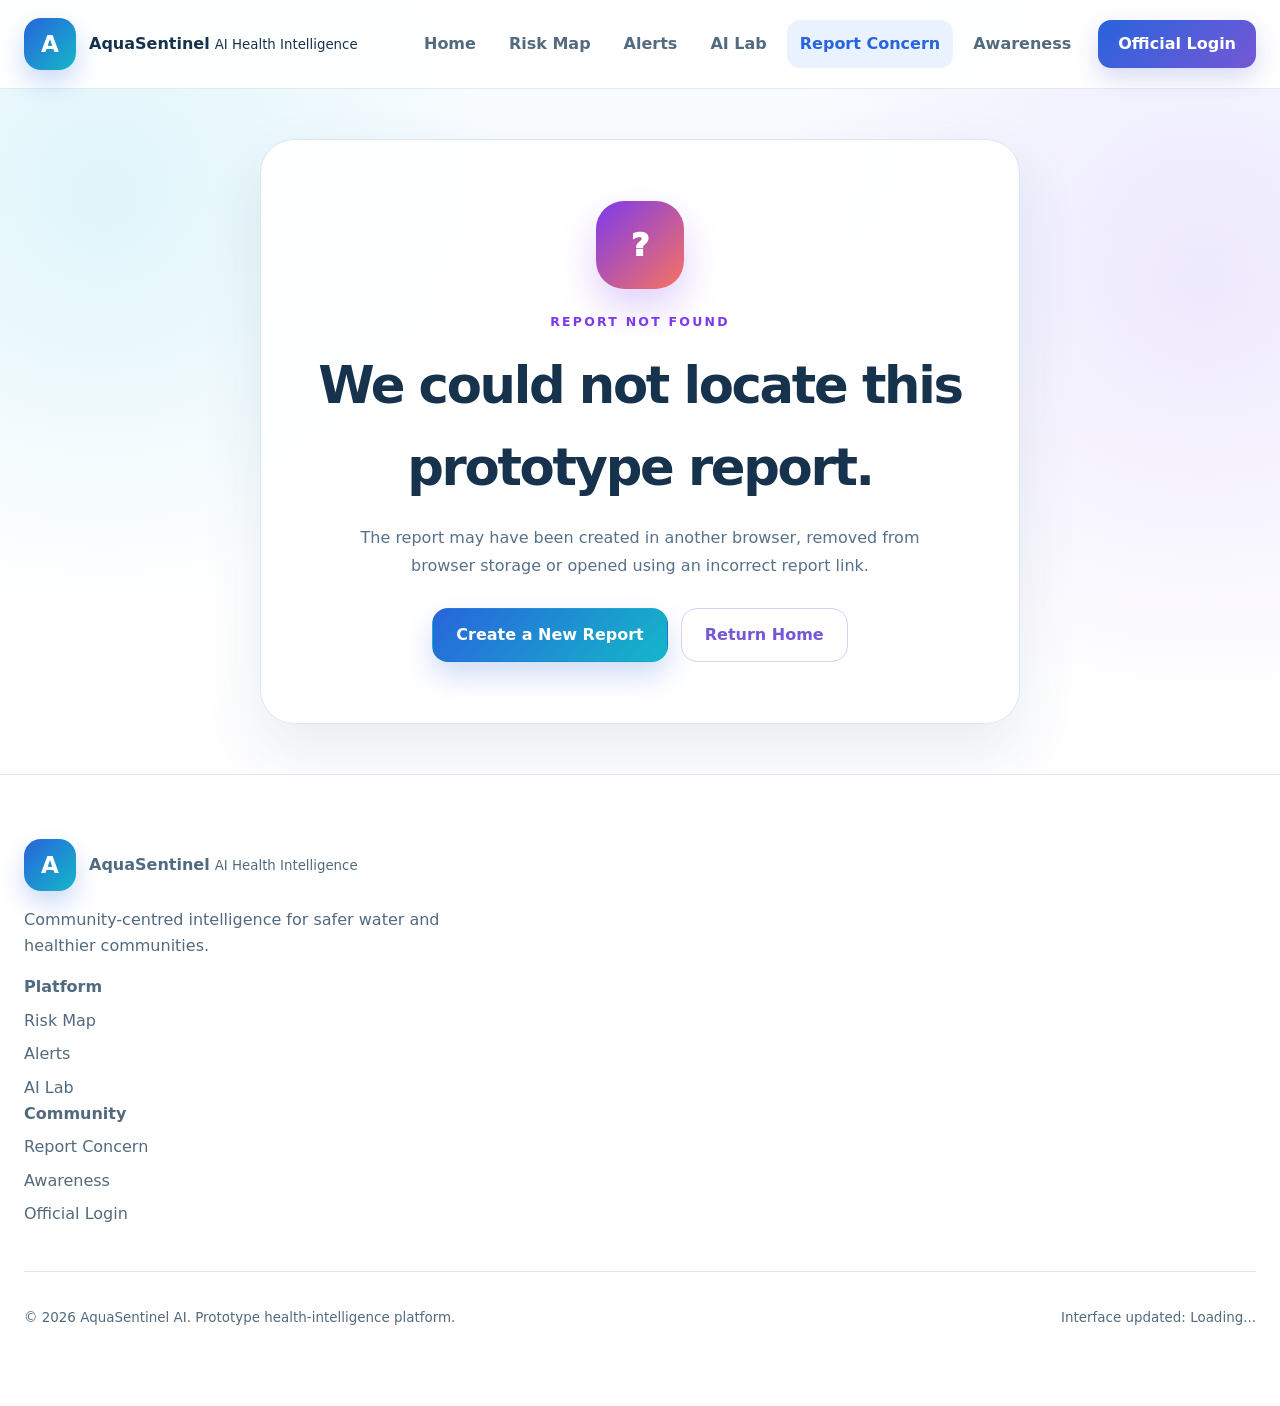
<file: report-success.html>
<!DOCTYPE html>
<html lang="en">
<head>
    <meta charset="UTF-8">

    <meta
        name="viewport"
        content="width=device-width, initial-scale=1.0"
    >

    <meta
        name="description"
        content="View the confirmation and prototype tracking details for an AquaSentinel AI community report."
    >

    <title>Report Confirmation | AquaSentinel AI</title>

    <link rel="preconnect" href="https://fonts.googleapis.com">

    <link rel="preconnect"
          href="https://fonts.gstatic.com"
          crossorigin>

    <link
        href="https://fonts.googleapis.com/css2?family=Manrope:wght@400;500;600;700;800&family=Plus+Jakarta+Sans:wght@500;600;700;800&display=swap"
        rel="stylesheet"
    >

    <link rel="stylesheet" href="styles.css">
</head>

<body class="report-success-page">

    <!-- Header -->

    <header class="site-header">
        <nav class="navbar" aria-label="Main navigation">

            <a href="index.html" class="brand">
                <span class="brand-icon">A</span>

                <span class="brand-copy">
                    <strong>AquaSentinel</strong>
                    <small>AI Health Intelligence</small>
                </span>
            </a>

            <button
                class="menu-button"
                id="menuButton"
                type="button"
                aria-label="Open navigation menu"
                aria-expanded="false"
            >
                ☰
            </button>

            <div class="nav-links" id="navLinks">
                <a href="index.html">Home</a>
                <a href="risk-map.html">Risk Map</a>
                <a href="alerts.html">Alerts</a>
                <a href="ai-lab.html">AI Lab</a>

                <a
                    href="report.html"
                    class="active"
                >
                    Report Concern
                </a>

                <a href="awareness.html">
                    Awareness
                </a>

                <a
                    href="login.html"
                    class="login-button"
                >
                    Official Login
                </a>
            </div>
        </nav>
    </header>

    <main>

        <!-- Loading state -->

        <section
            class="report-success-loading"
            id="reportSuccessLoading"
        >
            <div class="report-loading-animation">
                <span></span>
                <span></span>
                <span></span>
            </div>

            <h1>Loading report confirmation...</h1>

            <p>
                AquaSentinel is retrieving the prototype report stored
                in this browser.
            </p>
        </section>

        <!-- Missing report state -->

        <section
            class="report-not-found"
            id="reportNotFound"
            hidden
        >
            <div class="report-not-found-icon">?</div>

            <p class="eyebrow">REPORT NOT FOUND</p>

            <h1>
                We could not locate this
                prototype report.
            </h1>

            <p>
                The report may have been created in another browser,
                removed from browser storage or opened using an
                incorrect report link.
            </p>

            <div class="report-not-found-actions">
                <a
                    href="report.html"
                    class="primary-button"
                >
                    Create a New Report
                </a>

                <a
                    href="index.html"
                    class="secondary-button"
                >
                    Return Home
                </a>
            </div>
        </section>

        <!-- Main confirmation content -->

        <div
            class="report-success-content"
            id="reportSuccessContent"
            hidden
        >

            <!-- Success hero -->

            <section class="report-success-hero">

                <div class="report-success-hero-content">

                    <div class="report-success-icon">
                        <span>✓</span>
                    </div>

                    <p class="eyebrow">
                        REPORT SUCCESSFULLY CREATED
                    </p>

                    <h1>
                        Thank you for supporting
                        <span>community health monitoring.</span>
                    </h1>

                    <p>
                        Your observation has been recorded inside this
                        browser prototype. Keep the reference ID below
                        if you need to reopen the report.
                    </p>

                    <div class="report-reference-card">
                        <div>
                            <small>Prototype report ID</small>

                            <strong id="successReportId">
                                Loading...
                            </strong>
                        </div>

                        <button
                            type="button"
                            id="copyReportIdButton"
                        >
                            Copy ID
                        </button>
                    </div>

                    <div class="report-success-actions">
                        <a
                            href="report.html"
                            class="primary-button"
                        >
                            Submit Another Report
                        </a>

                        <a
                            href="alerts.html"
                            class="secondary-button"
                        >
                            View Current Alerts
                        </a>
                    </div>
                </div>

                <div class="report-success-visual">

                    <div class="report-success-orbit orbit-one"></div>
                    <div class="report-success-orbit orbit-two"></div>

                    <div class="report-success-visual-core">
                        <span>✓</span>
                        <strong>Report Recorded</strong>
                        <small>Prototype confirmation</small>
                    </div>

                    <div class="success-floating-card success-card-one">
                        <span>01</span>

                        <div>
                            <small>Community signal</small>
                            <strong>Captured</strong>
                        </div>
                    </div>

                    <div class="success-floating-card success-card-two">
                        <span>02</span>

                        <div>
                            <small>Information</small>
                            <strong>Structured</strong>
                        </div>
                    </div>

                    <div class="success-floating-card success-card-three">
                        <span>03</span>

                        <div>
                            <small>Current status</small>
                            <strong>Awaiting verification</strong>
                        </div>
                    </div>
                </div>
            </section>

            <!-- Status workflow -->

            <section class="report-status-section">

                <div class="report-success-heading">
                    <div>
                        <p class="eyebrow">
                            PROTOTYPE STATUS
                        </p>

                        <h2>Report processing workflow</h2>

                        <p>
                            This workflow demonstrates how a future
                            verified reporting platform could process
                            community observations.
                        </p>
                    </div>

                    <span
                        class="report-current-status"
                        id="successReportStatus"
                    >
                        Submitted for prototype review
                    </span>
                </div>

                <div class="report-status-timeline">

                    <article class="report-status-item completed">
                        <span class="report-status-number">1</span>

                        <div>
                            <small>Completed</small>
                            <h3>Report submitted</h3>
                            <p>
                                The structured observation has been
                                recorded in this browser.
                            </p>
                        </div>
                    </article>

                    <article class="report-status-item active">
                        <span class="report-status-number">2</span>

                        <div>
                            <small>Current stage</small>
                            <h3>Awaiting verification</h3>
                            <p>
                                A real deployment would verify location,
                                environmental evidence and health signals.
                            </p>
                        </div>
                    </article>

                    <article class="report-status-item">
                        <span class="report-status-number">3</span>

                        <div>
                            <small>Future workflow</small>
                            <h3>Risk assessment</h3>
                            <p>
                                Verified information could be combined
                                with water-quality and surveillance data.
                            </p>
                        </div>
                    </article>

                    <article class="report-status-item">
                        <span class="report-status-number">4</span>

                        <div>
                            <small>Future workflow</small>
                            <h3>Response coordination</h3>
                            <p>
                                Responsible authorities could coordinate
                                field action when evidence supports it.
                            </p>
                        </div>
                    </article>
                </div>
            </section>

            <!-- Report summary -->

            <section class="report-confirmation-layout">

                <div class="report-confirmation-main">

                    <div class="report-success-heading">
                        <div>
                            <p class="eyebrow">
                                SUBMISSION SUMMARY
                            </p>

                            <h2>Your recorded observation</h2>

                            <p>
                                Review the information currently stored
                                for this report.
                            </p>
                        </div>
                    </div>

                    <article class="confirmation-summary-card">

                        <div class="confirmation-summary-header">
                            <div>
                                <span id="confirmationConcernType">
                                    Community concern
                                </span>

                                <h3 id="confirmationSummary">
                                    Loading report...
                                </h3>

                                <p id="confirmationLocation">
                                    Loading location...
                                </p>
                            </div>

                            <span
                                class="confirmation-urgency"
                                id="confirmationUrgency"
                            >
                                Loading...
                            </span>
                        </div>

                        <div class="confirmation-metric-grid">

                            <div class="confirmation-metric">
                                <span>Submitted</span>

                                <strong id="confirmationSubmittedAt">
                                    Loading...
                                </strong>
                            </div>

                            <div class="confirmation-metric">
                                <span>Observation date</span>

                                <strong id="confirmationObservationDate">
                                    Loading...
                                </strong>
                            </div>

                            <div class="confirmation-metric">
                                <span>Priority score</span>

                                <strong id="confirmationPriorityScore">
                                    Loading...
                                </strong>
                            </div>

                            <div class="confirmation-metric">
                                <span>Estimated people affected</span>

                                <strong id="confirmationPeopleAffected">
                                    Loading...
                                </strong>
                            </div>

                            <div class="confirmation-metric">
                                <span>Water source</span>

                                <strong id="confirmationWaterSource">
                                    Loading...
                                </strong>
                            </div>

                            <div class="confirmation-metric">
                                <span>Reporter</span>

                                <strong id="confirmationReporter">
                                    Loading...
                                </strong>
                            </div>
                        </div>

                        <div class="confirmation-description">
                            <span>Detailed observation</span>

                            <p id="confirmationDescription">
                                Loading report description...
                            </p>
                        </div>
                    </article>

                    <!-- Signal interpretation -->

                    <article class="confirmation-analysis-card">

                        <div class="confirmation-analysis-heading">
                            <span class="confirmation-ai-icon">AI</span>

                            <div>
                                <small>
                                    PROTOTYPE SIGNAL INTERPRETATION
                                </small>

                                <h3>
                                    Initial reporting context
                                </h3>
                            </div>
                        </div>

                        <p id="confirmationInterpretation">
                            Loading interpretation...
                        </p>

                        <div class="confirmation-signal-grid">

                            <div>
                                <span>Concern category</span>
                                <strong id="signalConcernType">
                                    Loading...
                                </strong>
                            </div>

                            <div>
                                <span>Symptoms</span>
                                <strong id="signalSymptoms">
                                    Loading...
                                </strong>
                            </div>

                            <div>
                                <span>Water appearance</span>
                                <strong id="signalWaterAppearance">
                                    Loading...
                                </strong>
                            </div>

                            <div>
                                <span>Water smell</span>
                                <strong id="signalWaterOdour">
                                    Loading...
                                </strong>
                            </div>
                        </div>
                    </article>
                </div>

                <!-- Sidebar -->

                <aside class="report-confirmation-sidebar">

                    <article class="confirmation-next-card">
                        <span class="confirmation-card-label">
                            Recommended next steps
                        </span>

                        <h3 id="confirmationNextStepTitle">
                            Continue monitoring
                        </h3>

                        <p id="confirmationNextStepText">
                            Loading recommendations...
                        </p>

                        <ul id="confirmationRecommendations">
                            <li>Loading guidance...</li>
                        </ul>
                    </article>

                    <article class="confirmation-info-card">
                        <span class="confirmation-info-icon">i</span>

                        <div>
                            <h3>Keep your report ID</h3>

                            <p>
                                The reference ID identifies this report
                                inside the current browser prototype.
                            </p>
                        </div>
                    </article>

                    <article class="confirmation-info-card">
                        <span class="confirmation-info-icon">P</span>

                        <div>
                            <h3>Privacy reminder</h3>

                            <p>
                                This page does not display uploaded image
                                contents or unnecessary personal details.
                            </p>
                        </div>
                    </article>

                    <article class="confirmation-info-card">
                        <span class="confirmation-info-icon">!</span>

                        <div>
                            <h3>Emergency assistance</h3>

                            <p>
                                For urgent medical danger, contact your
                                nearest hospital or local emergency service.
                            </p>
                        </div>
                    </article>

                    <button
                        type="button"
                        class="delete-prototype-report"
                        id="deletePrototypeReport"
                    >
                        Delete This Prototype Report
                    </button>
                </aside>
            </section>

            <!-- Important notice -->

            <section class="confirmation-prototype-notice">
                <span>Prototype notice</span>

                <p>
                    This confirmation page demonstrates a reporting and
                    tracking experience. The report is stored only in this
                    browser and has not been sent to health authorities,
                    laboratories or emergency services.
                </p>
            </section>
        </div>
    </main>

    <!-- Footer -->

    <footer class="site-footer">
        <div class="footer-content">

            <div class="footer-brand">
                <a href="index.html" class="brand">
                    <span class="brand-icon">A</span>

                    <span class="brand-copy">
                        <strong>AquaSentinel</strong>
                        <small>AI Health Intelligence</small>
                    </span>
                </a>

                <p>
                    Community-centred intelligence for safer water
                    and healthier communities.
                </p>
            </div>

            <div class="footer-links">
                <strong>Platform</strong>
                <a href="risk-map.html">Risk Map</a>
                <a href="alerts.html">Alerts</a>
                <a href="ai-lab.html">AI Lab</a>
            </div>

            <div class="footer-links">
                <strong>Community</strong>
                <a href="report.html">Report Concern</a>
                <a href="awareness.html">Awareness</a>
                <a href="login.html">Official Login</a>
            </div>
        </div>

        <div class="footer-bottom">
            <p>
                © <span id="currentYear"></span> AquaSentinel AI.
                Prototype health-intelligence platform.
            </p>

            <p>
                Interface updated:
                <span id="pageUpdatedTime">Loading...</span>
            </p>
        </div>
    </footer>

    <script src="script.js"></script>
    <script src="report-success.js?v=1"></script>
</body>
</html>
</file>
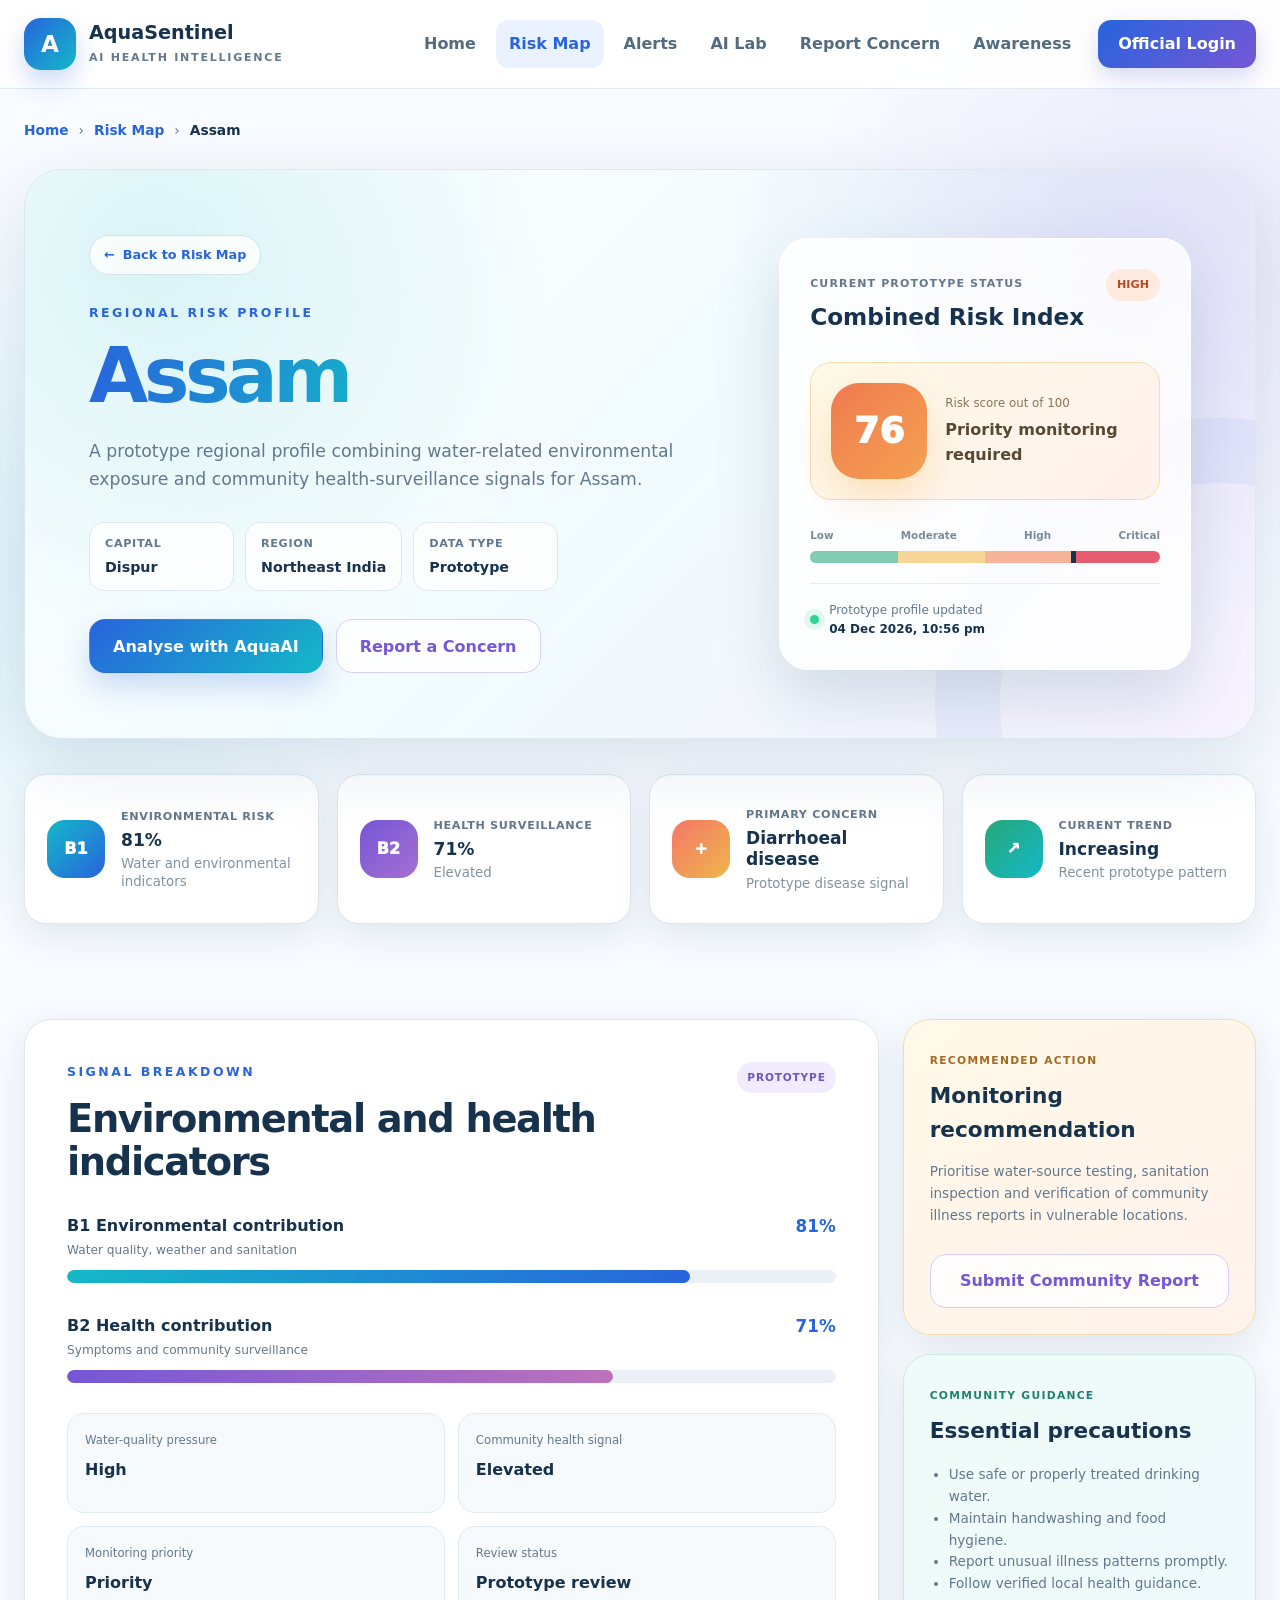
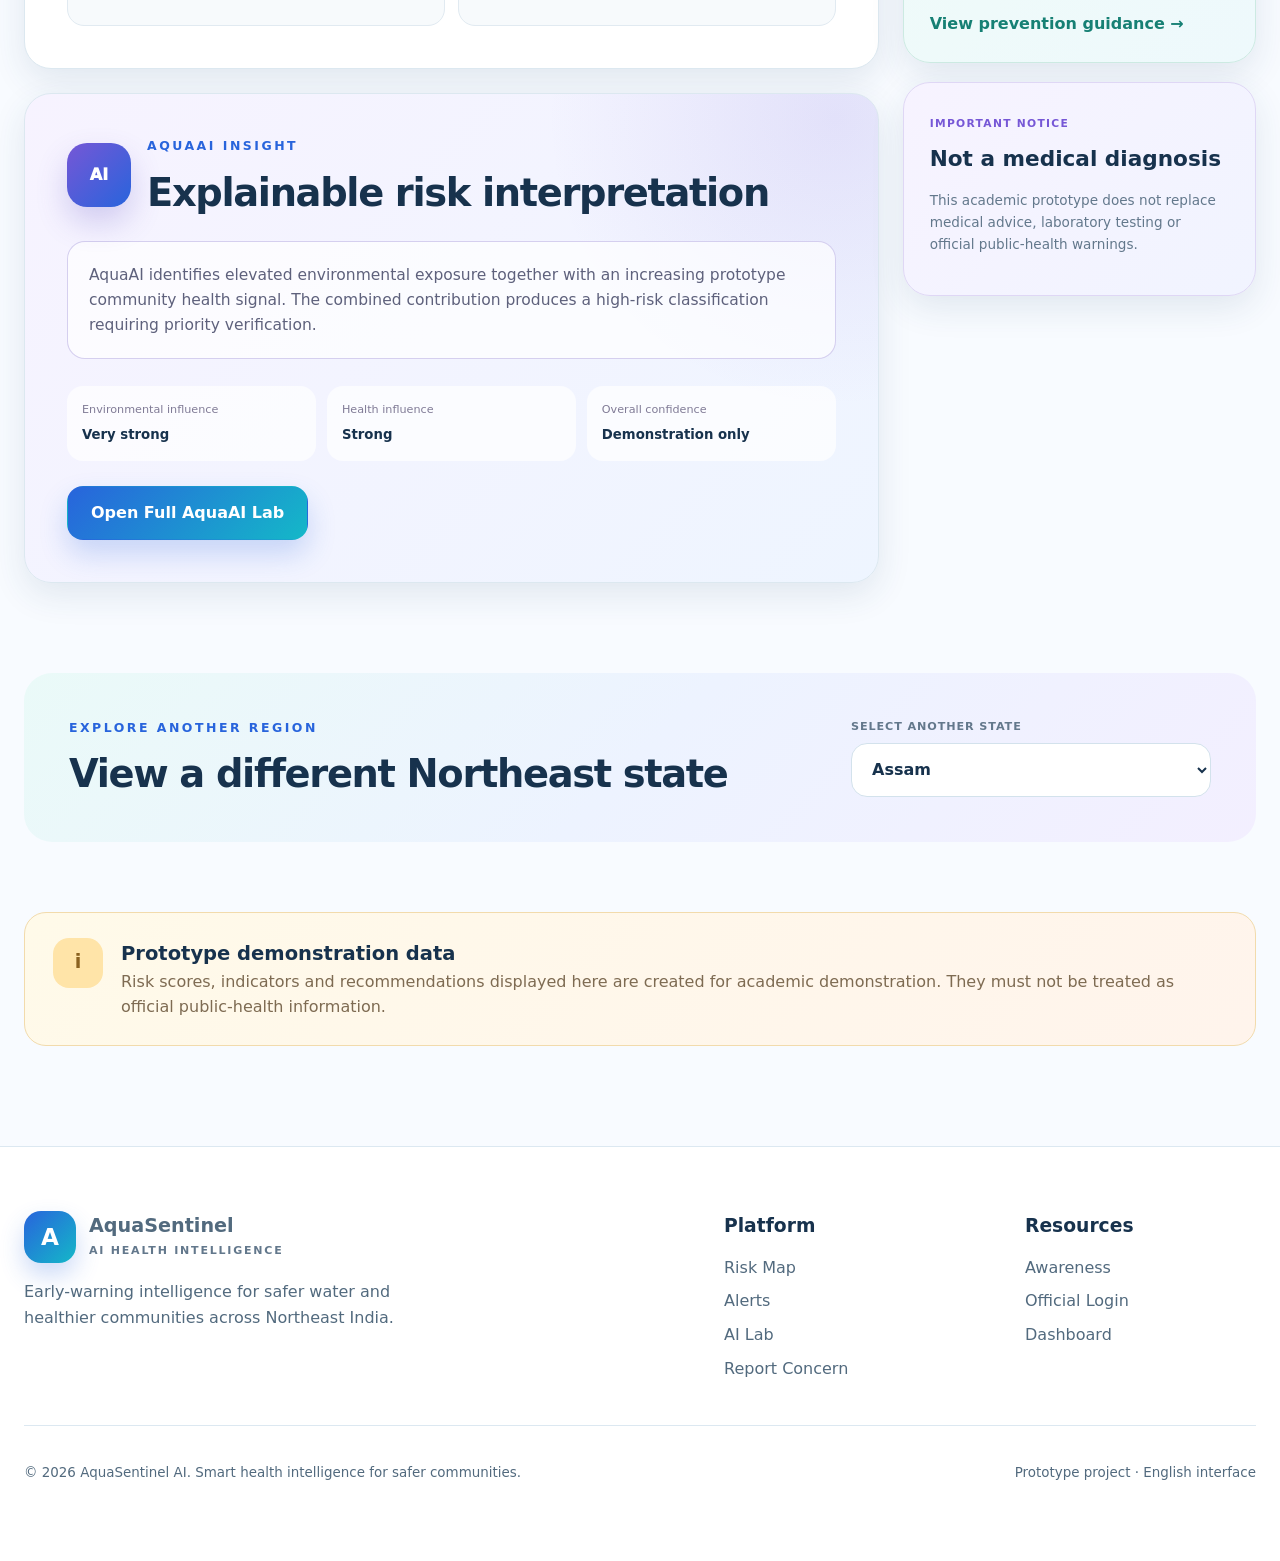
<file: state-details.html>
<!DOCTYPE html>
<html lang="en">
<head>
    <meta charset="UTF-8">

    <meta
        name="viewport"
        content="width=device-width, initial-scale=1.0"
    >

    <meta
        name="description"
        content="Detailed environmental and waterborne disease risk intelligence for Northeast India."
    >

    <title>State Risk Details | AquaSentinel AI</title>

    <link rel="stylesheet" href="styles.css">
</head>

<body>
    <!-- Header -->
    <header class="site-header">
        <nav class="navbar" aria-label="Main navigation">
            <a
                href="index.html"
                class="brand"
                aria-label="AquaSentinel home"
            >
                <span class="brand-icon">A</span>

                <span class="brand-text">
                    <strong>AquaSentinel</strong>
                    <small>AI Health Intelligence</small>
                </span>
            </a>

            <button
                class="menu-button"
                id="menuButton"
                type="button"
                aria-label="Open navigation menu"
                aria-expanded="false"
                aria-controls="navLinks"
            >
                ☰
            </button>

            <div class="nav-links" id="navLinks">
                <a href="index.html">Home</a>
                <a href="risk-map.html" class="active">Risk Map</a>
                <a href="alerts.html">Alerts</a>
                <a href="ai-lab.html">AI Lab</a>
                <a href="report.html">Report Concern</a>
                <a href="awareness.html">Awareness</a>

                <a href="login.html" class="login-button">
                    Official Login
                </a>
            </div>
        </nav>
    </header>

    <main class="state-details-page">
        <!-- Breadcrumb -->
        <nav class="page-breadcrumb" aria-label="Breadcrumb">
            <a href="index.html">Home</a>
            <span>›</span>
            <a href="risk-map.html">Risk Map</a>
            <span>›</span>
            <strong id="breadcrumbState">State Details</strong>
        </nav>

        <!-- State hero -->
        <section class="state-details-hero">
            <div class="state-hero-content">
                <a href="risk-map.html" class="back-to-map-link">
                    <span>←</span>
                    Back to Risk Map
                </a>

                <p class="eyebrow">REGIONAL RISK PROFILE</p>

                <h1 id="statePageName">Loading state...</h1>

                <p id="statePageIntroduction">
                    Preparing regional environmental and
                    health-surveillance information.
                </p>

                <div class="state-hero-meta">
                    <span>
                        Capital
                        <strong id="stateCapital">—</strong>
                    </span>

                    <span>
                        Region
                        <strong>Northeast India</strong>
                    </span>

                    <span>
                        Data type
                        <strong>Prototype</strong>
                    </span>
                </div>

                <div class="state-hero-actions">
                    <a href="ai-lab.html" class="primary-button">
                        Analyse with AquaAI
                    </a>

                    <a href="report.html" class="secondary-button">
                        Report a Concern
                    </a>
                </div>
            </div>

            <!-- Main score -->
            <div class="state-score-card">
                <div class="state-score-card-heading">
                    <div>
                        <span>Current prototype status</span>
                        <h2>Combined Risk Index</h2>
                    </div>

                    <span
                        class="state-risk-badge"
                        id="statePageRiskBadge"
                    >
                        Loading
                    </span>
                </div>

                <div class="large-risk-score-wrapper">
                    <div
                        class="large-risk-score"
                        id="statePageScore"
                    >
                        --
                    </div>

                    <div>
                        <span>Risk score out of 100</span>

                        <strong id="stateScoreMessage">
                            Preparing risk interpretation
                        </strong>
                    </div>
                </div>

                <div class="state-score-progress">
                    <div class="score-progress-labels">
                        <span>Low</span>
                        <span>Moderate</span>
                        <span>High</span>
                        <span>Critical</span>
                    </div>

                    <div class="score-progress-track">
                        <span id="overallRiskProgress"></span>
                    </div>
                </div>

                <div class="state-update-information">
                    <span class="status-dot"></span>

                    <p>
                        Prototype profile updated
                        <strong id="stateLastUpdated">
                            Loading...
                        </strong>
                    </p>
                </div>
            </div>
        </section>

        <!-- Summary metrics -->
        <section class="state-metric-section">
            <article class="state-metric-card metric-environment">
                <div class="metric-icon">B1</div>

                <div class="metric-card-content">
                    <span>Environmental risk</span>

                    <strong id="stateEnvironmentScore">
                        --%
                    </strong>

                    <small>
                        Water and environmental indicators
                    </small>
                </div>
            </article>

            <article class="state-metric-card metric-health">
                <div class="metric-icon">B2</div>

                <div class="metric-card-content">
                    <span>Health surveillance</span>

                    <strong id="stateHealthScore">
                        --%
                    </strong>

                    <small id="stateHealthSignal">
                        Preparing signal
                    </small>
                </div>
            </article>

            <article class="state-metric-card metric-disease">
                <div class="metric-icon">+</div>

                <div class="metric-card-content">
                    <span>Primary concern</span>

                    <strong id="statePrimaryDisease">
                        Loading...
                    </strong>

                    <small>Prototype disease signal</small>
                </div>
            </article>

            <article class="state-metric-card metric-trend">
                <div class="metric-icon">↗</div>

                <div class="metric-card-content">
                    <span>Current trend</span>

                    <strong id="stateRiskTrend">
                        Loading...
                    </strong>

                    <small>Recent prototype pattern</small>
                </div>
            </article>
        </section>

        <!-- Detailed analysis -->
        <section class="state-analysis-layout">
            <div class="state-analysis-main">
                <!-- Signal breakdown -->
                <article class="analysis-panel indicator-analysis-panel">
                    <div class="analysis-panel-heading">
                        <div>
                            <p class="eyebrow">SIGNAL BREAKDOWN</p>

                            <h2>
                                Environmental and health indicators
                            </h2>
                        </div>

                        <span class="prototype-label">
                            PROTOTYPE
                        </span>
                    </div>

                    <div class="detailed-progress-group">
                        <div class="detailed-progress-heading">
                            <div>
                                <strong>
                                    B1 Environmental contribution
                                </strong>

                                <span>
                                    Water quality, weather and sanitation
                                </span>
                            </div>

                            <strong id="environmentDetailPercentage">
                                --%
                            </strong>
                        </div>

                        <div class="detailed-progress-track">
                            <span id="environmentDetailBar"></span>
                        </div>
                    </div>

                    <div class="detailed-progress-group">
                        <div class="detailed-progress-heading">
                            <div>
                                <strong>
                                    B2 Health contribution
                                </strong>

                                <span>
                                    Symptoms and community surveillance
                                </span>
                            </div>

                            <strong id="healthDetailPercentage">
                                --%
                            </strong>
                        </div>

                        <div
                            class="detailed-progress-track health-detail-track"
                        >
                            <span id="healthDetailBar"></span>
                        </div>
                    </div>

                    <div class="indicator-detail-grid">
                        <article>
                            <span>Water-quality pressure</span>
                            <strong id="waterPressure">
                                Calculating
                            </strong>
                        </article>

                        <article>
                            <span>Community health signal</span>
                            <strong id="communitySignal">
                                Calculating
                            </strong>
                        </article>

                        <article>
                            <span>Monitoring priority</span>
                            <strong id="monitoringPriority">
                                Calculating
                            </strong>
                        </article>

                        <article>
                            <span>Review status</span>
                            <strong>Prototype review</strong>
                        </article>
                    </div>
                </article>

                <!-- AI explanation -->
                <article class="analysis-panel ai-explanation-panel">
                    <div class="ai-explanation-heading">
                        <span class="ai-explanation-icon">AI</span>

                        <div>
                            <p class="eyebrow">AQUAAI INSIGHT</p>

                            <h2>
                                Explainable risk interpretation
                            </h2>
                        </div>
                    </div>

                    <p
                        class="ai-explanation-text"
                        id="stateFullExplanation"
                    >
                        AquaAI is preparing an explanation for the
                        selected state.
                    </p>

                    <div class="ai-factor-grid">
                        <article>
                            <span>Environmental influence</span>

                            <strong id="environmentInfluence">
                                Loading
                            </strong>
                        </article>

                        <article>
                            <span>Health influence</span>

                            <strong id="healthInfluence">
                                Loading
                            </strong>
                        </article>

                        <article>
                            <span>Overall confidence</span>

                            <strong>
                                Demonstration only
                            </strong>
                        </article>
                    </div>

                    <a href="ai-lab.html" class="primary-button">
                        Open Full AquaAI Lab
                    </a>
                </article>
            </div>

            <!-- Recommendations -->
            <aside class="state-action-sidebar">
                <article
                    class="action-sidebar-card priority-action-card"
                >
                    <span class="sidebar-card-label">
                        RECOMMENDED ACTION
                    </span>

                    <h2>Monitoring recommendation</h2>

                    <p id="stateRecommendedAction">
                        Preparing a recommended monitoring action.
                    </p>

                    <a href="report.html" class="secondary-button">
                        Submit Community Report
                    </a>
                </article>

                <article class="action-sidebar-card prevention-card">
                    <span class="sidebar-card-label">
                        COMMUNITY GUIDANCE
                    </span>

                    <h2>Essential precautions</h2>

                    <ul>
                        <li>
                            Use safe or properly treated drinking water.
                        </li>

                        <li>
                            Maintain handwashing and food hygiene.
                        </li>

                        <li>
                            Report unusual illness patterns promptly.
                        </li>

                        <li>
                            Follow verified local health guidance.
                        </li>
                    </ul>

                    <a href="awareness.html">
                        View prevention guidance →
                    </a>
                </article>

                <article class="action-sidebar-card emergency-card">
                    <span class="sidebar-card-label">
                        IMPORTANT NOTICE
                    </span>

                    <h2>Not a medical diagnosis</h2>

                    <p>
                        This academic prototype does not replace
                        medical advice, laboratory testing or official
                        public-health warnings.
                    </p>
                </article>
            </aside>
        </section>

        <!-- Select another state -->
        <section class="state-navigation-section">
            <div>
                <p class="eyebrow">EXPLORE ANOTHER REGION</p>

                <h2>View a different Northeast state</h2>
            </div>

            <div class="state-page-selector">
                <label for="statePageSelector">
                    Select another state
                </label>

                <select id="statePageSelector">
                    <option value="Arunachal Pradesh">
                        Arunachal Pradesh
                    </option>

                    <option value="Assam">Assam</option>
                    <option value="Manipur">Manipur</option>
                    <option value="Meghalaya">Meghalaya</option>
                    <option value="Mizoram">Mizoram</option>
                    <option value="Nagaland">Nagaland</option>
                    <option value="Sikkim">Sikkim</option>
                    <option value="Tripura">Tripura</option>
                </select>
            </div>
        </section>

        <!-- Prototype notice -->
        <section class="prototype-notice-section">
            <div class="prototype-notice">
                <span class="notice-icon">i</span>

                <div>
                    <h2>Prototype demonstration data</h2>

                    <p>
                        Risk scores, indicators and recommendations
                        displayed here are created for academic
                        demonstration. They must not be treated as
                        official public-health information.
                    </p>
                </div>
            </div>
        </section>
    </main>

    <!-- Footer -->
    <footer class="site-footer">
        <div class="footer-grid">
            <div class="footer-brand">
                <a href="index.html" class="brand">
                    <span class="brand-icon">A</span>

                    <span class="brand-text">
                        <strong>AquaSentinel</strong>
                        <small>AI Health Intelligence</small>
                    </span>
                </a>

                <p>
                    Early-warning intelligence for safer water and
                    healthier communities across Northeast India.
                </p>
            </div>

            <div class="footer-links">
                <h3>Platform</h3>
                <a href="risk-map.html">Risk Map</a>
                <a href="alerts.html">Alerts</a>
                <a href="ai-lab.html">AI Lab</a>
                <a href="report.html">Report Concern</a>
            </div>

            <div class="footer-links">
                <h3>Resources</h3>
                <a href="awareness.html">Awareness</a>
                <a href="login.html">Official Login</a>
                <a href="dashboard.html">Dashboard</a>
            </div>
        </div>

        <div class="footer-bottom">
            <p>
                © <span id="currentYear"></span> AquaSentinel AI.
                Smart health intelligence for safer communities.
            </p>

            <p>Prototype project · English interface</p>
        </div>
    </footer>

    <script src="script.js"></script>
    <script src="state-details.js"></script>
</body>
</html>
</file>
<file: styles.css>
:root {
    --ink: #17324d;
    --muted: #63788c;
    --pearl: #f8fbff;
    --white: #ffffff;
    --aqua: #14b8c8;
    --aqua-soft: #dff8f7;
    --blue: #2864dc;
    --blue-soft: #eaf1ff;
    --violet: #7657d6;
    --violet-soft: #f0ebff;
    --coral: #f47768;
    --coral-soft: #fff0ed;
    --emerald: #27a878;
    --amber: #efb64b;
    --line: #dce8f1;
    --shadow: 0 24px 70px rgba(35, 77, 113, 0.14);
    --shadow-small: 0 12px 34px rgba(35, 77, 113, 0.11);
    --radius-large: 34px;
    --radius: 22px;
}

* {
    box-sizing: border-box;
}

html {
    scroll-behavior: smooth;
}

body {
    margin: 0;
    color: var(--ink);
    background:
        radial-gradient(circle at 6% 18%, rgba(20, 184, 200, 0.12), transparent 23rem),
        radial-gradient(circle at 92% 8%, rgba(118, 87, 214, 0.11), transparent 24rem),
        var(--pearl);
    font-family: Inter, ui-sans-serif, system-ui, -apple-system, BlinkMacSystemFont, "Segoe UI", sans-serif;
    line-height: 1.6;
}

a {
    color: inherit;
    text-decoration: none;
}

button,
a {
    -webkit-tap-highlight-color: transparent;
}

.site-header {
    position: sticky;
    top: 0;
    z-index: 1000;
    border-bottom: 1px solid rgba(220, 232, 241, 0.9);
    background: rgba(255, 255, 255, 0.9);
    backdrop-filter: blur(18px);
}

.navbar {
    width: min(1420px, calc(100% - 48px));
    min-height: 88px;
    margin: auto;
    display: flex;
    align-items: center;
    justify-content: space-between;
    gap: 28px;
}

.brand {
    display: inline-flex;
    align-items: center;
    gap: 13px;
}

.brand-icon {
    width: 52px;
    height: 52px;
    display: grid;
    place-items: center;
    border-radius: 17px;
    color: white;
    font-size: 1.45rem;
    font-weight: 900;
    background: linear-gradient(135deg, var(--blue), var(--aqua));
    box-shadow: 0 12px 24px rgba(40, 100, 220, 0.24);
}

.brand-text {
    display: grid;
}

.brand-text strong {
    font-size: 1.2rem;
    line-height: 1.2;
}

.brand-text small {
    margin-top: 5px;
    color: var(--muted);
    font-size: 0.69rem;
    font-weight: 800;
    letter-spacing: 0.16em;
    text-transform: uppercase;
}

.nav-links {
    display: flex;
    align-items: center;
    gap: 7px;
}

.nav-links a {
    padding: 11px 13px;
    border-radius: 13px;
    color: #536b80;
    font-weight: 750;
    transition: 180ms ease;
}

.nav-links a:hover,
.nav-links a.active {
    color: var(--blue);
    background: var(--blue-soft);
}

.nav-links .login-button {
    margin-left: 7px;
    padding-inline: 20px;
    color: white;
    background: linear-gradient(135deg, var(--blue), var(--violet));
    box-shadow: 0 10px 22px rgba(72, 82, 201, 0.2);
}

.nav-links .login-button:hover {
    color: white;
    transform: translateY(-2px);
    background: linear-gradient(135deg, #1f57c7, #6849c7);
}

.menu-button {
    display: none;
    width: 46px;
    height: 46px;
    border: 0;
    border-radius: 14px;
    color: var(--ink);
    background: var(--blue-soft);
    font-size: 1.35rem;
    cursor: pointer;
}

main {
    overflow: hidden;
}

.hero {
    width: min(1420px, calc(100% - 48px));
    min-height: 720px;
    margin: 38px auto 0;
    padding: clamp(34px, 5vw, 78px);
    position: relative;
    display: grid;
    grid-template-columns: minmax(0, 1.03fr) minmax(410px, 0.82fr);
    align-items: center;
    gap: clamp(40px, 6vw, 92px);
    border: 1px solid rgba(205, 225, 237, 0.9);
    border-radius: 40px;
    background:
        linear-gradient(115deg, rgba(255, 255, 255, 0.97), rgba(239, 251, 253, 0.92)),
        url("https://images.unsplash.com/photo-1548839140-29a749e1cf4d?auto=format&fit=crop&w=1800&q=85") center/cover;
    box-shadow: var(--shadow);
}

.hero::before {
    content: "";
    position: absolute;
    width: 360px;
    height: 360px;
    right: 31%;
    top: -190px;
    border-radius: 50%;
    background: linear-gradient(135deg, rgba(20, 184, 200, 0.22), rgba(118, 87, 214, 0.12));
    filter: blur(2px);
}

.hero-content,
.hero-panel {
    position: relative;
    z-index: 1;
}

.hero-badge {
    width: fit-content;
    margin-bottom: 24px;
    padding: 9px 14px;
    display: flex;
    align-items: center;
    gap: 9px;
    border: 1px solid #c8ece8;
    border-radius: 999px;
    color: #187969;
    background: rgba(230, 250, 247, 0.9);
    font-size: 0.86rem;
    font-weight: 800;
}

.status-dot {
    width: 9px;
    height: 9px;
    border-radius: 50%;
    background: #2fd295;
    box-shadow: 0 0 0 6px rgba(47, 210, 149, 0.14);
}

.eyebrow {
    margin: 0 0 15px;
    color: var(--blue);
    font-size: 0.78rem;
    font-weight: 900;
    letter-spacing: 0.2em;
    text-transform: uppercase;
}

.hero h1 {
    max-width: 790px;
    margin: 0;
    color: #142f4b;
    font-size: clamp(3rem, 5.3vw, 5.6rem);
    line-height: 0.99;
    letter-spacing: -0.055em;
}

.hero h1 span {
    display: block;
    color: transparent;
    background: linear-gradient(100deg, var(--blue), var(--aqua) 48%, var(--violet));
    background-clip: text;
    -webkit-background-clip: text;
}

.hero-description {
    max-width: 720px;
    margin: 28px 0 0;
    color: #536d82;
    font-size: 1.16rem;
}

.hero-actions,
.cta-actions {
    margin-top: 32px;
    display: flex;
    flex-wrap: wrap;
    gap: 14px;
}

.primary-button,
.secondary-button {
    min-height: 54px;
    padding: 0 23px;
    display: inline-flex;
    align-items: center;
    justify-content: center;
    border: 1px solid transparent;
    border-radius: 16px;
    font-weight: 850;
    transition: 180ms ease;
}

.primary-button {
    color: white;
    background: linear-gradient(135deg, var(--blue), var(--aqua));
    box-shadow: 0 14px 28px rgba(40, 100, 220, 0.22);
}

.secondary-button {
    color: var(--violet);
    border-color: #d8cff7;
    background: rgba(255, 255, 255, 0.84);
}

.primary-button:hover,
.secondary-button:hover {
    transform: translateY(-3px);
}

.hero-trust-row {
    margin-top: 26px;
    display: flex;
    flex-wrap: wrap;
    gap: 10px 20px;
    color: #61778b;
    font-size: 0.86rem;
    font-weight: 700;
}

.hero-panel {
    padding: 30px;
    border: 1px solid rgba(255, 255, 255, 0.9);
    border-radius: 30px;
    background: rgba(255, 255, 255, 0.79);
    box-shadow: 0 28px 65px rgba(34, 78, 112, 0.17);
    backdrop-filter: blur(16px);
}

.panel-heading,
.risk-status {
    display: flex;
    align-items: center;
    justify-content: space-between;
    gap: 20px;
}

.panel-heading p,
.panel-heading h2,
.risk-status small,
.risk-status strong {
    margin: 0;
}

.panel-heading p {
    color: var(--muted);
    font-size: 0.76rem;
    font-weight: 800;
    letter-spacing: 0.12em;
    text-transform: uppercase;
}

.panel-heading h2 {
    margin-top: 4px;
    font-size: 1.45rem;
}

.live-badge,
.signal-state {
    padding: 7px 10px;
    border-radius: 999px;
    color: #196e64;
    background: var(--aqua-soft);
    font-size: 0.69rem;
    font-weight: 900;
    letter-spacing: 0.08em;
}

.risk-status {
    justify-content: flex-start;
    margin: 25px 0 20px;
    padding: 19px;
    border: 1px solid #f5dba4;
    border-radius: 19px;
    background: linear-gradient(135deg, #fff9e7, #fff4e8);
}

.risk-indicator {
    width: 13px;
    height: 46px;
    border-radius: 999px;
    background: linear-gradient(var(--amber), var(--coral));
}

.risk-status div {
    display: grid;
}

.risk-status small {
    color: #8c7450;
}

.risk-status strong {
    font-size: 1.25rem;
}

.overview-grid {
    display: grid;
    grid-template-columns: repeat(4, 1fr);
    gap: 10px;
}

.overview-grid article {
    padding: 16px 10px;
    text-align: center;
    border-radius: 17px;
    background: #f4f8fc;
}

.overview-grid span {
    display: block;
    color: var(--blue);
    font-size: 1.32rem;
    font-weight: 900;
}

.overview-grid p {
    margin: 3px 0 0;
    color: var(--muted);
    font-size: 0.71rem;
}

.mini-signal-list {
    margin-top: 18px;
    display: grid;
    gap: 9px;
}

.mini-signal-list > div {
    padding: 11px 12px;
    display: grid;
    grid-template-columns: 38px 1fr auto;
    align-items: center;
    gap: 11px;
    border: 1px solid #e7eef4;
    border-radius: 15px;
    background: rgba(255, 255, 255, 0.75);
}

.signal-icon {
    width: 38px;
    height: 38px;
    display: grid;
    place-items: center;
    border-radius: 12px;
    color: white;
    font-size: 0.73rem;
    font-weight: 900;
}

.signal-water { background: linear-gradient(135deg, var(--aqua), var(--blue)); }
.signal-health { background: linear-gradient(135deg, var(--coral), #f6a652); }
.signal-ai { background: linear-gradient(135deg, var(--violet), #ab65c6); }

.mini-signal-list p,
.mini-signal-list strong,
.mini-signal-list small {
    margin: 0;
    display: block;
}

.mini-signal-list small,
.update-time {
    color: var(--muted);
    font-size: 0.73rem;
}

.update-time {
    margin: 17px 0 0;
    text-align: right;
}

.home-introduction-section,
.home-workflow-section,
.home-coverage-section,
.home-action-section,
.prototype-notice-section,
.home-cta-section {
    width: min(1280px, calc(100% - 48px));
    margin: 120px auto 0;
}

.section-heading {
    max-width: 760px;
    margin-bottom: 42px;
}

.centered-heading {
    margin-inline: auto;
    text-align: center;
}

.section-heading h2,
.coverage-content h2,
.home-cta-section h2 {
    margin: 0;
    color: #17324d;
    font-size: clamp(2.2rem, 4vw, 4rem);
    line-height: 1.08;
    letter-spacing: -0.04em;
}

.section-heading > p:last-child,
.coverage-content > p,
.home-cta-section > div > p:last-child {
    color: var(--muted);
    font-size: 1.05rem;
}

.home-feature-grid {
    display: grid;
    grid-template-columns: repeat(3, 1fr);
    gap: 24px;
}

.home-feature-card {
    min-height: 510px;
    padding: 250px 28px 30px;
    position: relative;
    overflow: hidden;
    border: 1px solid var(--line);
    border-radius: 28px;
    background: white;
    box-shadow: var(--shadow-small);
    transition: 220ms ease;
}

.home-feature-card::before {
    content: "";
    position: absolute;
    inset: 0 0 auto;
    height: 225px;
    background-position: center;
    background-size: cover;
}

.feature-map::before {
    background-image: linear-gradient(180deg, transparent 45%, rgba(35, 100, 175, 0.5)), url("https://images.unsplash.com/photo-1559757175-0eb30cd8c063?auto=format&fit=crop&w=1000&q=80");
}

.feature-ai::before {
    background-image: linear-gradient(180deg, transparent 45%, rgba(100, 72, 185, 0.52)), url("https://images.unsplash.com/photo-1532187863486-abf9dbad1b69?auto=format&fit=crop&w=1000&q=80");
}

.feature-report::before {
    background-image: linear-gradient(180deg, transparent 45%, rgba(20, 145, 137, 0.48)), url("https://images.unsplash.com/photo-1576091160399-112ba8d25d1d?auto=format&fit=crop&w=1000&q=80");
}

.home-feature-card:hover {
    transform: translateY(-8px);
    box-shadow: var(--shadow);
}

.feature-icon {
    position: absolute;
    top: 194px;
    left: 28px;
    width: 54px;
    height: 54px;
    display: grid;
    place-items: center;
    border: 5px solid white;
    border-radius: 17px;
    color: white;
    background: linear-gradient(135deg, var(--blue), var(--aqua));
    font-weight: 900;
}

.feature-label {
    margin: 0;
    color: var(--blue);
    font-size: 0.71rem;
    font-weight: 900;
    letter-spacing: 0.15em;
}

.home-feature-card h3 {
    margin: 8px 0;
    font-size: 1.55rem;
}

.home-feature-card > p:not(.feature-label) {
    color: var(--muted);
}

.home-feature-card > a {
    color: var(--blue);
    font-weight: 900;
}

.home-workflow-section {
    padding: clamp(35px, 6vw, 76px);
    border-radius: var(--radius-large);
    background: linear-gradient(135deg, #ebf9f8, #edf3ff 48%, #f5efff);
}

.workflow-grid {
    display: grid;
    grid-template-columns: repeat(4, 1fr);
    gap: 18px;
}

.workflow-card {
    min-height: 230px;
    padding: 26px;
    border: 1px solid rgba(255, 255, 255, 0.95);
    border-radius: 23px;
    background: rgba(255, 255, 255, 0.77);
    box-shadow: 0 12px 30px rgba(56, 87, 120, 0.08);
}

.workflow-number {
    width: 48px;
    height: 48px;
    display: grid;
    place-items: center;
    border-radius: 15px;
    color: var(--blue);
    background: var(--blue-soft);
    font-weight: 900;
}

.workflow-card:nth-child(2) .workflow-number { color: #187c72; background: var(--aqua-soft); }
.workflow-card:nth-child(3) .workflow-number { color: var(--violet); background: var(--violet-soft); }
.workflow-card:nth-child(4) .workflow-number { color: #c45d50; background: var(--coral-soft); }

.workflow-card h3 {
    margin: 20px 0 5px;
    font-size: 1.35rem;
}

.workflow-card p {
    margin: 0;
    color: var(--muted);
}

.home-coverage-section {
    padding: clamp(38px, 6vw, 80px);
    display: grid;
    grid-template-columns: 1fr 0.8fr;
    align-items: center;
    gap: 70px;
    overflow: hidden;
    border: 1px solid #dce8f3;
    border-radius: var(--radius-large);
    background: white;
    box-shadow: var(--shadow-small);
}

.state-list {
    margin: 26px 0 30px;
    display: flex;
    flex-wrap: wrap;
    gap: 9px;
}

.state-list span {
    padding: 8px 12px;
    border-radius: 999px;
    color: #536e84;
    background: #f1f6fa;
    font-size: 0.81rem;
    font-weight: 750;
}

.coverage-visual {
    min-height: 420px;
    position: relative;
    display: grid;
    place-items: center;
    border-radius: 30px;
    background:
        linear-gradient(145deg, rgba(39, 100, 220, 0.76), rgba(20, 184, 200, 0.58)),
        url("https://images.unsplash.com/photo-1500530855697-b586d89ba3ee?auto=format&fit=crop&w=1200&q=80") center/cover;
}

.coverage-center,
.coverage-point {
    position: absolute;
    z-index: 2;
    display: grid;
    place-items: center;
    color: white;
    text-align: center;
    box-shadow: 0 18px 45px rgba(22, 44, 79, 0.25);
}

.coverage-center {
    width: 165px;
    height: 165px;
    border: 1px solid rgba(255, 255, 255, 0.65);
    border-radius: 50%;
    background: rgba(24, 48, 91, 0.68);
    backdrop-filter: blur(10px);
}

.coverage-center span { font-size: 2.15rem; font-weight: 950; }
.coverage-center strong { margin-top: -23px; }
.coverage-center small { margin-top: -25px; opacity: 0.8; }

.coverage-point {
    width: 92px;
    height: 92px;
    border-radius: 26px;
    background: rgba(255, 255, 255, 0.22);
    backdrop-filter: blur(11px);
}

.coverage-point strong { font-size: 1.45rem; }
.coverage-point small { margin-top: -16px; font-size: 0.68rem; }
.point-one { left: 8%; top: 14%; }
.point-two { right: 8%; top: 18%; }
.point-three { right: 13%; bottom: 11%; }

.home-action-section {
    padding-bottom: 15px;
}

.action-card-grid {
    display: grid;
    grid-template-columns: repeat(3, 1fr);
    gap: 20px;
}

.action-card {
    padding: 25px;
    display: grid;
    grid-template-columns: 55px 1fr auto;
    align-items: center;
    gap: 17px;
    border: 1px solid var(--line);
    border-radius: 22px;
    background: white;
    box-shadow: var(--shadow-small);
    transition: 180ms ease;
}

.action-card:hover {
    transform: translateY(-5px);
    border-color: #bcd9ef;
}

.action-card-icon {
    width: 55px;
    height: 55px;
    display: grid;
    place-items: center;
    border-radius: 17px;
    color: white;
    background: linear-gradient(135deg, var(--coral), #f2a64a);
    font-size: 1.2rem;
    font-weight: 900;
}

.action-card:nth-child(2) .action-card-icon { background: linear-gradient(135deg, var(--emerald), var(--aqua)); }
.action-card:nth-child(3) .action-card-icon { background: linear-gradient(135deg, var(--violet), var(--blue)); }

.action-card h3,
.action-card p {
    margin: 0;
}

.action-card p {
    color: var(--muted);
    font-size: 0.88rem;
}

.action-arrow {
    color: var(--blue);
    font-size: 1.4rem;
}

.prototype-notice-section {
    margin-top: 70px;
}

.prototype-notice {
    padding: 25px 28px;
    display: grid;
    grid-template-columns: 50px 1fr;
    gap: 18px;
    border: 1px solid #f2dbac;
    border-radius: 22px;
    background: linear-gradient(135deg, #fffae9, #fff4ec);
}

.notice-icon {
    width: 50px;
    height: 50px;
    display: grid;
    place-items: center;
    border-radius: 16px;
    color: #8b6220;
    background: #ffe4a8;
    font-size: 1.2rem;
    font-weight: 900;
}

.prototype-notice h2,
.prototype-notice p {
    margin: 0;
}

.prototype-notice h2 {
    font-size: 1.22rem;
}

.prototype-notice p {
    color: #7e6b52;
}

.home-cta-section {
    margin-bottom: 110px;
    padding: clamp(35px, 5vw, 64px);
    display: flex;
    align-items: center;
    justify-content: space-between;
    gap: 50px;
    border-radius: 32px;
    background: linear-gradient(115deg, #e6f9f7, #eaf2ff 48%, #f2ecff);
}

.home-cta-section > div:first-child {
    max-width: 760px;
}

.home-cta-section .cta-actions {
    flex-shrink: 0;
    margin: 0;
}

.site-footer {
    padding: 64px max(24px, calc((100% - 1280px) / 2));
    color: #526a7e;
    border-top: 1px solid var(--line);
    background: white;
}

.footer-grid {
    display: grid;
    grid-template-columns: 1.5fr 0.55fr 0.55fr;
    gap: 70px;
}

.footer-brand p {
    max-width: 430px;
}

.footer-links {
    display: grid;
    align-content: start;
    gap: 8px;
}

.footer-links h3 {
    margin: 0 0 6px;
    color: var(--ink);
}

.footer-links a:hover {
    color: var(--blue);
}

.footer-bottom {
    margin-top: 44px;
    padding-top: 22px;
    display: flex;
    justify-content: space-between;
    gap: 20px;
    border-top: 1px solid var(--line);
    font-size: 0.84rem;
}

@media (max-width: 1120px) {
    .menu-button {
        display: grid;
        place-items: center;
    }

    .nav-links {
        position: absolute;
        top: 78px;
        left: 24px;
        right: 24px;
        padding: 16px;
        display: none;
        align-items: stretch;
        flex-direction: column;
        border: 1px solid var(--line);
        border-radius: 20px;
        background: white;
        box-shadow: var(--shadow);
    }

    .nav-links.open {
        display: flex;
    }

    .nav-links .login-button {
        margin: 5px 0 0;
        text-align: center;
    }

    .hero {
        grid-template-columns: 1fr;
    }

    .home-feature-grid,
    .action-card-grid {
        grid-template-columns: repeat(2, 1fr);
    }

    .workflow-grid {
        grid-template-columns: repeat(2, 1fr);
    }
}

@media (max-width: 760px) {
    .navbar,
    .hero,
    .home-introduction-section,
    .home-workflow-section,
    .home-coverage-section,
    .home-action-section,
    .prototype-notice-section,
    .home-cta-section {
        width: min(100% - 28px, 1280px);
    }

    .navbar {
        min-height: 76px;
    }

    .brand-icon {
        width: 45px;
        height: 45px;
    }

    .brand-text strong {
        font-size: 1.03rem;
    }

    .brand-text small {
        font-size: 0.58rem;
    }

    .hero {
        min-height: auto;
        margin-top: 16px;
        padding: 30px 20px;
        border-radius: 28px;
    }

    .hero h1 {
        font-size: clamp(2.7rem, 13vw, 4.3rem);
    }

    .hero-description {
        font-size: 1rem;
    }

    .hero-actions .primary-button,
    .hero-actions .secondary-button {
        width: 100%;
    }

    .hero-panel {
        padding: 20px;
    }

    .overview-grid {
        grid-template-columns: repeat(2, 1fr);
    }

    .mini-signal-list > div {
        grid-template-columns: 38px 1fr;
    }

    .signal-state {
        display: none;
    }

    .home-introduction-section,
    .home-workflow-section,
    .home-coverage-section,
    .home-action-section,
    .home-cta-section {
        margin-top: 78px;
    }

    .home-feature-grid,
    .workflow-grid,
    .home-coverage-section,
    .action-card-grid,
    .footer-grid {
        grid-template-columns: 1fr;
    }

    .home-feature-card {
        min-height: 485px;
    }

    .home-workflow-section,
    .home-coverage-section {
        padding: 30px 20px;
    }

    .coverage-visual {
        min-height: 360px;
    }

    .home-cta-section {
        align-items: stretch;
        flex-direction: column;
    }

    .cta-actions,
    .cta-actions .primary-button,
    .cta-actions .secondary-button {
        width: 100%;
    }

    .footer-grid {
        gap: 34px;
    }

    .footer-bottom {
        align-items: flex-start;
        flex-direction: column;
    }
}

/* ================================================================
   AQUASENTINEL AI — PROFESSIONAL RISK MAP PAGE
   Append this complete section to the END of styles.css
   ================================================================ */

.risk-map-page {
    padding-bottom: 20px;
}

.map-page-hero {
    width: min(1420px, calc(100% - 48px));
    min-height: 600px;
    margin: 38px auto 0;
    padding: clamp(34px, 5vw, 72px);
    display: grid;
    grid-template-columns: minmax(0, 1fr) minmax(410px, 0.82fr);
    align-items: center;
    gap: clamp(42px, 6vw, 92px);
    overflow: hidden;
    position: relative;
    border: 1px solid #dbe9f2;
    border-radius: 38px;
    background:
        radial-gradient(circle at 12% 10%, rgba(20, 184, 200, 0.13), transparent 23rem),
        radial-gradient(circle at 88% 15%, rgba(118, 87, 214, 0.13), transparent 23rem),
        linear-gradient(130deg, #ffffff, #f4fbff 52%, #f8f4ff);
    box-shadow: var(--shadow);
}

.map-page-hero::before {
    content: "";
    position: absolute;
    width: 330px;
    height: 330px;
    left: -210px;
    bottom: -180px;
    border-radius: 50%;
    border: 45px solid rgba(20, 184, 200, 0.08);
}

.map-hero-content,
.map-hero-image {
    position: relative;
    z-index: 2;
}

.map-hero-content h1 {
    max-width: 760px;
    margin: 0;
    color: #17324d;
    font-size: clamp(3rem, 5vw, 5.2rem);
    line-height: 1;
    letter-spacing: -0.055em;
}

.map-hero-content h1 span {
    display: block;
    color: transparent;
    background: linear-gradient(100deg, var(--blue), var(--aqua) 52%, var(--violet));
    background-clip: text;
    -webkit-background-clip: text;
}

.map-hero-content > p:not(.eyebrow) {
    max-width: 680px;
    margin: 25px 0 0;
    color: var(--muted);
    font-size: 1.08rem;
}

.map-hero-actions {
    margin-top: 30px;
    display: flex;
    flex-wrap: wrap;
    gap: 14px;
}

.map-hero-tags {
    margin-top: 26px;
    display: flex;
    flex-wrap: wrap;
    gap: 9px;
}

.map-hero-tags span {
    padding: 7px 11px;
    border: 1px solid #dce9f1;
    border-radius: 999px;
    color: #597185;
    background: rgba(255, 255, 255, 0.75);
    font-size: 0.76rem;
    font-weight: 750;
}

.map-hero-image {
    min-height: 460px;
    overflow: hidden;
    border: 8px solid rgba(255, 255, 255, 0.85);
    border-radius: 32px;
    background:
        linear-gradient(180deg, rgba(14, 48, 82, 0.04), rgba(31, 76, 118, 0.58)),
        url("https://images.unsplash.com/photo-1548839140-29a749e1cf4d?auto=format&fit=crop&w=1200&q=85") center/cover;
    box-shadow: 0 28px 65px rgba(41, 80, 115, 0.2);
}

.map-image-overlay {
    position: absolute;
    left: 24px;
    right: 24px;
    bottom: 24px;
    padding: 18px;
    display: flex;
    align-items: center;
    gap: 14px;
    border: 1px solid rgba(255, 255, 255, 0.45);
    border-radius: 20px;
    color: white;
    background: rgba(23, 50, 77, 0.64);
    backdrop-filter: blur(15px);
}

.map-image-icon {
    width: 49px;
    height: 49px;
    flex: 0 0 auto;
    display: grid;
    place-items: center;
    border-radius: 15px;
    background: linear-gradient(135deg, var(--aqua), var(--blue));
    font-weight: 950;
}

.map-image-overlay strong,
.map-image-overlay small {
    display: block;
}

.map-image-overlay small {
    color: rgba(255, 255, 255, 0.74);
}

.floating-data-card {
    position: absolute;
    padding: 13px 16px;
    display: grid;
    border: 1px solid rgba(255, 255, 255, 0.72);
    border-radius: 16px;
    background: rgba(255, 255, 255, 0.87);
    box-shadow: 0 14px 32px rgba(32, 72, 108, 0.16);
    backdrop-filter: blur(10px);
}

.floating-data-card span {
    color: var(--muted);
    font-size: 0.68rem;
    font-weight: 750;
}

.floating-data-card strong {
    color: var(--ink);
    font-size: 0.92rem;
}

.floating-card-one {
    top: 24px;
    left: 24px;
}

.floating-card-two {
    top: 90px;
    right: 24px;
}

.map-summary-section {
    width: min(1280px, calc(100% - 48px));
    margin: 36px auto 0;
    display: grid;
    grid-template-columns: repeat(4, 1fr);
    gap: 18px;
}

.map-summary-card {
    min-height: 138px;
    padding: 22px;
    display: flex;
    align-items: center;
    gap: 16px;
    border: 1px solid #dfeaf2;
    border-radius: 22px;
    background: white;
    box-shadow: var(--shadow-small);
}

.summary-icon {
    width: 55px;
    height: 55px;
    flex: 0 0 auto;
    display: grid;
    place-items: center;
    border-radius: 17px;
    color: white;
    font-size: 1rem;
    font-weight: 950;
}

.summary-blue .summary-icon {
    background: linear-gradient(135deg, #2864dc, #4a8df0);
}

.summary-aqua .summary-icon {
    background: linear-gradient(135deg, #0fa8b9, #3ad1c7);
}

.summary-violet .summary-icon {
    background: linear-gradient(135deg, #7657d6, #ae72d7);
}

.summary-coral .summary-icon {
    background: linear-gradient(135deg, #f47768, #f4aa58);
}

.map-summary-card span,
.map-summary-card strong,
.map-summary-card small {
    display: block;
}

.map-summary-card span {
    color: var(--muted);
    font-size: 0.73rem;
    font-weight: 800;
    letter-spacing: 0.08em;
    text-transform: uppercase;
}

.map-summary-card strong {
    margin-top: 3px;
    color: var(--ink);
    font-size: 1rem;
}

.map-summary-card small {
    margin-top: 3px;
    color: #8293a2;
    line-height: 1.35;
}

.risk-map-dashboard {
    width: min(1420px, calc(100% - 48px));
    margin: 100px auto 0;
    padding: clamp(24px, 4vw, 44px);
    border: 1px solid #d9e7f0;
    border-radius: 34px;
    background: linear-gradient(145deg, #ffffff, #f6fbff);
    box-shadow: var(--shadow);
}

.map-dashboard-toolbar {
    margin-bottom: 28px;
    display: flex;
    align-items: flex-end;
    justify-content: space-between;
    gap: 30px;
}

.map-dashboard-toolbar h2,
.map-dashboard-toolbar p {
    margin-top: 0;
}

.map-dashboard-toolbar h2 {
    margin-bottom: 7px;
    font-size: clamp(1.8rem, 3vw, 2.8rem);
    line-height: 1.08;
    letter-spacing: -0.035em;
}

.map-dashboard-toolbar > div:first-child > p:last-child {
    margin-bottom: 0;
    color: var(--muted);
}

.map-toolbar-controls {
    min-width: min(100%, 460px);
    display: grid;
    grid-template-columns: 1fr auto;
    align-items: end;
    gap: 8px 10px;
}

.map-toolbar-controls label {
    grid-column: 1 / -1;
    color: #526d82;
    font-size: 0.75rem;
    font-weight: 850;
    letter-spacing: 0.08em;
    text-transform: uppercase;
}

.map-toolbar-controls select,
.map-reset-button {
    min-height: 51px;
    border: 1px solid #d5e3ed;
    border-radius: 15px;
    font: inherit;
    font-weight: 750;
}

.map-toolbar-controls select {
    width: 100%;
    padding: 0 42px 0 15px;
    color: var(--ink);
    background: white;
    cursor: pointer;
}

.map-reset-button {
    padding-inline: 18px;
    color: var(--blue);
    background: var(--blue-soft);
    cursor: pointer;
}

.map-reset-button:hover {
    background: #dce9ff;
}

.map-dashboard-layout {
    display: grid;
    grid-template-columns: minmax(0, 1.65fr) minmax(340px, 0.72fr);
    gap: 22px;
}

.map-main-panel,
.state-detail-panel {
    border: 1px solid #dce8f0;
    border-radius: 25px;
    background: white;
}

.map-main-panel {
    min-width: 0;
    padding: 20px;
}

.map-panel-heading {
    margin-bottom: 15px;
    display: flex;
    align-items: center;
    justify-content: space-between;
    gap: 20px;
}

.panel-label {
    color: var(--blue);
    font-size: 0.67rem;
    font-weight: 900;
    letter-spacing: 0.13em;
}

.map-panel-heading h3 {
    margin: 3px 0 0;
    font-size: 1.2rem;
}

.map-connection-status {
    display: flex;
    align-items: center;
    gap: 9px;
    color: #438371;
    font-size: 0.78rem;
    font-weight: 800;
}

.map-container-wrapper {
    position: relative;
    overflow: hidden;
    border: 1px solid #d5e5ed;
    border-radius: 20px;
    background:
        radial-gradient(circle at 50% 48%, rgba(20, 184, 200, 0.1), transparent 21rem),
        linear-gradient(145deg, #edf8fb, #eef3fb);
}

#map {
    width: 100%;
    height: 650px;
    z-index: 1;
    background:
        radial-gradient(circle at 50% 50%, #f9fdff 0, #e9f5fa 68%, #e4eef7 100%);
}

.map-loading {
    position: absolute;
    inset: 0;
    z-index: 500;
    display: grid;
    place-content: center;
    justify-items: center;
    text-align: center;
    color: var(--ink);
    background: linear-gradient(145deg, #eefaf9, #edf3ff);
}

.map-loading[hidden] {
    display: none;
}

.map-loading small {
    margin-top: 5px;
    color: var(--muted);
}

.map-loading-spinner {
    width: 44px;
    height: 44px;
    margin-bottom: 15px;
    border: 4px solid rgba(40, 100, 220, 0.14);
    border-top-color: var(--blue);
    border-radius: 50%;
    animation: aquaMapSpin 0.85s linear infinite;
}

@keyframes aquaMapSpin {
    to { transform: rotate(360deg); }
}

.risk-map-legend {
    position: absolute;
    right: 16px;
    bottom: 16px;
    z-index: 500;
    min-width: 165px;
    padding: 15px;
    display: grid;
    gap: 7px;
    border: 1px solid rgba(205, 222, 234, 0.9);
    border-radius: 16px;
    color: var(--ink);
    background: rgba(255, 255, 255, 0.91);
    box-shadow: 0 12px 30px rgba(41, 75, 106, 0.13);
    backdrop-filter: blur(12px);
}

.risk-map-legend strong {
    margin-bottom: 3px;
    font-size: 0.78rem;
}

.risk-map-legend span {
    display: flex;
    align-items: center;
    gap: 8px;
    color: #60768a;
    font-size: 0.71rem;
    font-weight: 700;
}

.risk-map-legend i {
    width: 11px;
    height: 11px;
    border-radius: 4px;
}

.legend-low { background: #28a878; }
.legend-moderate { background: #efb64b; }
.legend-high { background: #f07b4f; }
.legend-critical { background: #e65d6f; }
.legend-unavailable { background: #9aaaba; }

.map-help-row {
    padding: 13px 5px 0;
    display: flex;
    justify-content: space-between;
    gap: 18px;
    color: #7a8d9d;
    font-size: 0.72rem;
}

.state-detail-panel {
    min-height: 100%;
    padding: 24px;
    overflow: hidden;
}

.state-panel-placeholder {
    min-height: 610px;
    padding: 40px 24px;
    display: flex;
    align-items: center;
    justify-content: center;
    flex-direction: column;
    text-align: center;
    border: 1px dashed #cadde9;
    border-radius: 20px;
    background: linear-gradient(145deg, #f5fbfd, #f5f3ff);
}

.placeholder-icon {
    width: 82px;
    height: 82px;
    display: grid;
    place-items: center;
    border-radius: 25px;
    color: white;
    background: linear-gradient(135deg, var(--blue), var(--aqua));
    box-shadow: 0 18px 35px rgba(40, 100, 220, 0.2);
    font-size: 1.25rem;
    font-weight: 950;
}

.state-panel-placeholder h3 {
    margin: 22px 0 5px;
    font-size: 1.45rem;
}

.state-panel-placeholder p {
    max-width: 310px;
    margin: 0;
    color: var(--muted);
}

.state-panel-content[hidden] {
    display: none;
}

.state-panel-header {
    display: flex;
    align-items: flex-start;
    justify-content: space-between;
    gap: 15px;
}

.state-panel-header h3 {
    margin: 3px 0 0;
    font-size: 1.55rem;
}

.state-risk-badge {
    padding: 7px 11px;
    border-radius: 999px;
    color: #8a641d;
    background: #fff3cf;
    font-size: 0.7rem;
    font-weight: 900;
    text-transform: uppercase;
}

.state-risk-score {
    width: 76px;
    height: 76px;
    flex: 0 0 auto;
    display: grid;
    place-items: center;
    border-radius: 23px;
    color: white;
    background: linear-gradient(135deg, var(--amber), var(--coral));
    box-shadow: 0 14px 30px rgba(239, 166, 72, 0.24);
    font-size: 1.7rem;
    font-weight: 950;
}

.state-score-section {
    margin: 22px 0;
    padding: 17px;
    display: flex;
    align-items: center;
    gap: 15px;
    border-radius: 19px;
    background: linear-gradient(135deg, #fff9e9, #fff2ec);
}

.state-score-section span,
.state-score-section strong {
    display: block;
}

.state-score-section span {
    color: #886f50;
    font-size: 0.72rem;
}

.state-score-section strong {
    color: #594631;
}

.state-indicator-grid {
    display: grid;
    grid-template-columns: repeat(2, 1fr);
    gap: 10px;
}

.state-indicator-grid article {
    min-height: 90px;
    padding: 14px;
    border: 1px solid #e2ebf2;
    border-radius: 16px;
    background: #f7fafc;
}

.state-indicator-grid span,
.state-indicator-grid strong {
    display: block;
}

.state-indicator-grid span {
    color: var(--muted);
    font-size: 0.68rem;
}

.state-indicator-grid strong {
    margin-top: 5px;
    color: var(--ink);
    font-size: 0.86rem;
    line-height: 1.3;
}

.risk-progress-group {
    margin-top: 18px;
}

.risk-progress-heading {
    margin-bottom: 7px;
    display: flex;
    justify-content: space-between;
    gap: 15px;
    color: #61788b;
    font-size: 0.73rem;
}

.risk-progress-track {
    height: 8px;
    overflow: hidden;
    border-radius: 999px;
    background: #eaf0f5;
}

.risk-progress-track span {
    height: 100%;
    display: block;
    border-radius: inherit;
    background: linear-gradient(90deg, var(--aqua), var(--blue));
}

.health-progress span {
    background: linear-gradient(90deg, var(--violet), #bc70bd);
}

.ai-map-insight {
    margin-top: 20px;
    padding: 17px;
    border: 1px solid #dcd4f5;
    border-radius: 18px;
    background: linear-gradient(135deg, #f5f1ff, #edf4ff);
}

.ai-insight-heading {
    display: flex;
    align-items: center;
    gap: 11px;
}

.ai-insight-icon {
    width: 40px;
    height: 40px;
    display: grid;
    place-items: center;
    border-radius: 13px;
    color: white;
    background: linear-gradient(135deg, var(--violet), var(--blue));
    font-size: 0.75rem;
    font-weight: 950;
}

.ai-insight-heading strong,
.ai-insight-heading small {
    display: block;
}

.ai-insight-heading small {
    color: #807497;
    font-size: 0.68rem;
}

.ai-map-insight p,
.recommended-action p {
    margin: 12px 0 0;
    color: #66798d;
    font-size: 0.8rem;
}

.recommended-action {
    margin-top: 13px;
    padding: 14px;
    border-left: 4px solid var(--aqua);
    border-radius: 5px 14px 14px 5px;
    background: #edfafa;
}

.recommended-action span {
    color: #257d75;
    font-size: 0.68rem;
    font-weight: 900;
    text-transform: uppercase;
}

.state-ai-button {
    width: 100%;
    margin-top: 18px;
}

.state-overview-section,
.risk-method-section {
    width: min(1280px, calc(100% - 48px));
    margin: 110px auto 0;
}

.state-card-grid {
    display: grid;
    grid-template-columns: repeat(4, 1fr);
    gap: 18px;
}

.state-risk-card {
    padding: 22px;
    border: 1px solid #dce8f0;
    border-radius: 21px;
    background: white;
    box-shadow: var(--shadow-small);
    cursor: pointer;
    transition: 190ms ease;
}

.state-risk-card:hover {
    transform: translateY(-6px);
    border-color: #bcd8e9;
}

.state-card-top {
    display: flex;
    align-items: flex-start;
    justify-content: space-between;
    gap: 12px;
}

.state-card-code {
    width: 44px;
    height: 44px;
    display: grid;
    place-items: center;
    border-radius: 14px;
    color: var(--blue);
    background: var(--blue-soft);
    font-weight: 950;
}

.state-card-risk {
    padding: 6px 9px;
    border-radius: 999px;
    font-size: 0.65rem;
    font-weight: 900;
    text-transform: uppercase;
}

.state-risk-card h3 {
    margin: 17px 0 3px;
    font-size: 1.13rem;
}

.state-risk-card p {
    margin: 0;
    color: var(--muted);
    font-size: 0.78rem;
}

.state-card-score {
    margin-top: 18px;
    padding-top: 13px;
    display: flex;
    justify-content: space-between;
    border-top: 1px solid #e7eef3;
    color: #657b8e;
    font-size: 0.72rem;
}

.state-card-score strong {
    color: var(--ink);
}

.risk-low {
    color: #1f795b;
    background: #dff5e9;
}

.risk-moderate {
    color: #8a641d;
    background: #fff1c9;
}

.risk-high {
    color: #a84e2f;
    background: #ffe4d7;
}

.risk-critical {
    color: #9c3548;
    background: #ffe0e5;
}

.risk-method-section {
    padding: clamp(30px, 5vw, 62px);
    display: grid;
    grid-template-columns: 0.9fr 1fr;
    align-items: center;
    gap: clamp(35px, 6vw, 80px);
    border-radius: 34px;
    background: linear-gradient(135deg, #eefaf9, #edf3ff 52%, #f4efff);
}

.risk-method-image {
    min-height: 520px;
    position: relative;
    overflow: hidden;
    border: 8px solid rgba(255, 255, 255, 0.88);
    border-radius: 27px;
    background:
        linear-gradient(180deg, rgba(22, 52, 83, 0.02), rgba(22, 52, 83, 0.66)),
        url("https://images.unsplash.com/photo-1532187863486-abf9dbad1b69?auto=format&fit=crop&w=1100&q=84") center/cover;
    box-shadow: var(--shadow-small);
}

.method-image-content {
    position: absolute;
    left: 22px;
    right: 22px;
    bottom: 22px;
    padding: 18px;
    display: grid;
    border: 1px solid rgba(255, 255, 255, 0.42);
    border-radius: 18px;
    color: white;
    background: rgba(28, 55, 87, 0.62);
    backdrop-filter: blur(12px);
}

.method-image-content span {
    color: rgba(255, 255, 255, 0.72);
    font-size: 0.72rem;
    font-weight: 800;
    letter-spacing: 0.08em;
    text-transform: uppercase;
}

.risk-method-content h2 {
    margin: 0;
    color: var(--ink);
    font-size: clamp(2.1rem, 3.5vw, 3.7rem);
    line-height: 1.05;
    letter-spacing: -0.045em;
}

.risk-method-content > p:not(.eyebrow) {
    color: var(--muted);
}

.method-list {
    margin-top: 25px;
    display: grid;
    gap: 13px;
}

.method-list article {
    padding: 17px;
    display: grid;
    grid-template-columns: 50px 1fr;
    gap: 14px;
    border: 1px solid rgba(255, 255, 255, 0.95);
    border-radius: 18px;
    background: rgba(255, 255, 255, 0.72);
}

.method-list article > span {
    width: 50px;
    height: 50px;
    display: grid;
    place-items: center;
    border-radius: 15px;
    color: white;
    background: linear-gradient(135deg, var(--blue), var(--aqua));
    font-weight: 950;
}

.method-list article:nth-child(2) > span {
    background: linear-gradient(135deg, var(--violet), #a66fc9);
}

.method-list article:nth-child(3) > span {
    background: linear-gradient(135deg, var(--coral), var(--amber));
}

.method-list h3,
.method-list p {
    margin: 0;
}

.method-list p {
    color: var(--muted);
    font-size: 0.82rem;
}

/* Leaflet interface refinements */
.leaflet-container {
    font-family: inherit;
}

.leaflet-control-zoom {
    overflow: hidden;
    border: 0 !important;
    border-radius: 13px !important;
    box-shadow: 0 10px 25px rgba(35, 72, 105, 0.18) !important;
}

.leaflet-control-zoom a {
    color: var(--blue) !important;
    border-color: #e0eaf1 !important;
    background: rgba(255, 255, 255, 0.94) !important;
}

.leaflet-popup-content-wrapper,
.leaflet-popup-tip {
    color: var(--ink);
    background: white;
}

.leaflet-popup-content-wrapper {
    border-radius: 16px;
    box-shadow: 0 17px 42px rgba(29, 65, 98, 0.2);
}

.map-popup h3 {
    margin: 0 0 7px;
    font-size: 1.02rem;
}

.map-popup p {
    margin: 4px 0;
    color: #5e7487;
    font-size: 0.76rem;
}

@media (max-width: 1180px) {
    .map-page-hero,
    .map-dashboard-layout,
    .risk-method-section {
        grid-template-columns: 1fr;
    }

    .map-summary-section,
    .state-card-grid {
        grid-template-columns: repeat(2, 1fr);
    }

    .map-dashboard-toolbar {
        align-items: stretch;
        flex-direction: column;
    }

    .map-toolbar-controls {
        min-width: 0;
    }

    .state-detail-panel {
        min-height: 550px;
    }

    .state-panel-placeholder {
        min-height: 500px;
    }
}

@media (max-width: 760px) {
    .map-page-hero,
    .map-summary-section,
    .risk-map-dashboard,
    .state-overview-section,
    .risk-method-section {
        width: calc(100% - 28px);
    }

    .map-page-hero {
        min-height: auto;
        margin-top: 16px;
        padding: 30px 20px;
        border-radius: 28px;
    }

    .map-hero-content h1 {
        font-size: clamp(2.65rem, 13vw, 4.1rem);
    }

    .map-hero-image {
        min-height: 390px;
    }

    .floating-data-card {
        display: none;
    }

    .map-summary-section,
    .state-card-grid {
        grid-template-columns: 1fr;
    }

    .risk-map-dashboard {
        margin-top: 72px;
        padding: 18px;
        border-radius: 25px;
    }

    .map-toolbar-controls {
        grid-template-columns: 1fr;
    }

    .map-toolbar-controls label {
        grid-column: auto;
    }

    .map-main-panel,
    .state-detail-panel {
        padding: 14px;
    }

    .map-panel-heading,
    .map-help-row {
        align-items: flex-start;
        flex-direction: column;
    }

    #map {
        height: 560px;
    }

    .risk-map-legend {
        right: 9px;
        bottom: 9px;
        min-width: 140px;
        padding: 11px;
    }

    .state-indicator-grid {
        grid-template-columns: 1fr;
    }

    .state-panel-placeholder {
        min-height: 420px;
    }

    .risk-method-section {
        margin-top: 78px;
        padding: 24px 18px;
    }

    .risk-method-image {
        min-height: 390px;
    }
}

/* ==========================================================
   AQUASENTINEL AI — STATE DETAILS PAGE
   ========================================================== */

.state-details-page {
    padding-bottom: 100px;
}

.page-breadcrumb {
    width: min(1280px, calc(100% - 48px));
    margin: 30px auto 0;
    display: flex;
    align-items: center;
    flex-wrap: wrap;
    gap: 10px;
    color: var(--muted);
    font-size: 0.86rem;
}

.page-breadcrumb a {
    color: var(--blue);
    font-weight: 750;
}

.page-breadcrumb a:hover {
    text-decoration: underline;
}

.page-breadcrumb strong {
    color: var(--ink);
}

.state-details-hero {
    width: min(1420px, calc(100% - 48px));
    min-height: 570px;
    margin: 28px auto 0;
    padding: clamp(35px, 5vw, 72px);
    position: relative;
    overflow: hidden;
    display: grid;
    grid-template-columns: minmax(0, 1.05fr) minmax(390px, 0.72fr);
    align-items: center;
    gap: clamp(45px, 7vw, 100px);
    border: 1px solid #d9e8f1;
    border-radius: 38px;
    background:
        radial-gradient(
            circle at 10% 15%,
            rgba(20, 184, 200, 0.15),
            transparent 25rem
        ),
        radial-gradient(
            circle at 90% 15%,
            rgba(118, 87, 214, 0.15),
            transparent 25rem
        ),
        linear-gradient(135deg, #ffffff, #f1fbfd 52%, #f7f2ff);
    box-shadow: var(--shadow);
}

.state-details-hero::before {
    content: "";
    position: absolute;
    width: 440px;
    height: 440px;
    right: -250px;
    bottom: -250px;
    border: 65px solid rgba(40, 100, 220, 0.06);
    border-radius: 50%;
}

.state-hero-content,
.state-score-card {
    position: relative;
    z-index: 2;
}

.back-to-map-link {
    width: fit-content;
    margin-bottom: 28px;
    padding: 9px 14px;
    display: inline-flex;
    align-items: center;
    gap: 8px;
    border: 1px solid #d3e2ed;
    border-radius: 999px;
    color: var(--blue);
    background: rgba(255, 255, 255, 0.78);
    font-size: 0.8rem;
    font-weight: 850;
    transition: 180ms ease;
}

.back-to-map-link:hover {
    transform: translateX(-4px);
    border-color: #abcce2;
}

.state-hero-content h1 {
    margin: 0;
    color: transparent;
    background: linear-gradient(
        100deg,
        var(--blue),
        var(--aqua) 52%,
        var(--violet)
    );
    background-clip: text;
    -webkit-background-clip: text;
    font-size: clamp(3.3rem, 6vw, 6.4rem);
    line-height: 0.98;
    letter-spacing: -0.06em;
}

.state-hero-content > p:not(.eyebrow) {
    max-width: 680px;
    margin: 25px 0 0;
    color: var(--muted);
    font-size: 1.08rem;
}

.state-hero-meta {
    margin-top: 28px;
    display: flex;
    flex-wrap: wrap;
    gap: 11px;
}

.state-hero-meta > span {
    min-width: 145px;
    padding: 12px 15px;
    display: grid;
    border: 1px solid #dce8f0;
    border-radius: 15px;
    color: var(--muted);
    background: rgba(255, 255, 255, 0.78);
    font-size: 0.7rem;
    font-weight: 750;
    text-transform: uppercase;
    letter-spacing: 0.06em;
}

.state-hero-meta strong {
    margin-top: 3px;
    color: var(--ink);
    font-size: 0.89rem;
    letter-spacing: normal;
    text-transform: none;
}

.state-hero-actions {
    margin-top: 28px;
    display: flex;
    flex-wrap: wrap;
    gap: 13px;
}

.state-score-card {
    padding: 30px;
    border: 1px solid rgba(255, 255, 255, 0.95);
    border-radius: 29px;
    background: rgba(255, 255, 255, 0.82);
    box-shadow: 0 28px 65px rgba(39, 77, 111, 0.17);
    backdrop-filter: blur(17px);
}

.state-score-card-heading {
    display: flex;
    align-items: flex-start;
    justify-content: space-between;
    gap: 15px;
}

.state-score-card-heading span:first-child {
    color: var(--muted);
    font-size: 0.69rem;
    font-weight: 800;
    text-transform: uppercase;
    letter-spacing: 0.1em;
}

.state-score-card-heading h2 {
    margin: 3px 0 0;
    color: var(--ink);
    font-size: 1.45rem;
}

.state-risk-badge {
    padding: 7px 11px;
    border-radius: 999px;
    color: #6f7480;
    background: #edf1f5;
    font-size: 0.7rem;
    font-weight: 900;
    text-transform: uppercase;
}

.large-risk-score-wrapper {
    margin: 27px 0;
    padding: 20px;
    display: flex;
    align-items: center;
    gap: 18px;
    border: 1px solid #f4dda9;
    border-radius: 21px;
    background: linear-gradient(135deg, #fff9e7, #fff1ed);
}

.large-risk-score {
    width: 96px;
    height: 96px;
    flex: 0 0 auto;
    display: grid;
    place-items: center;
    border-radius: 28px;
    color: white;
    background: linear-gradient(
        135deg,
        var(--amber),
        var(--coral)
    );
    box-shadow: 0 17px 36px rgba(239, 166, 72, 0.27);
    font-size: 2.25rem;
    font-weight: 950;
}

.large-risk-score-wrapper span,
.large-risk-score-wrapper strong {
    display: block;
}

.large-risk-score-wrapper span {
    color: #8a7254;
    font-size: 0.74rem;
}

.large-risk-score-wrapper strong {
    margin-top: 4px;
    color: #594832;
    font-size: 1rem;
}

.score-progress-labels {
    margin-bottom: 7px;
    display: flex;
    justify-content: space-between;
    color: #778b9b;
    font-size: 0.65rem;
    font-weight: 750;
}

.score-progress-track {
    height: 12px;
    overflow: hidden;
    border-radius: 999px;
    background:
        linear-gradient(
            90deg,
            #28a878 0%,
            #28a878 25%,
            #efb64b 25%,
            #efb64b 50%,
            #f07b4f 50%,
            #f07b4f 75%,
            #e65d6f 75%,
            #e65d6f 100%
        );
}

.score-progress-track span {
    width: 0;
    height: 100%;
    display: block;
    border-right: 5px solid #17324d;
    background: rgba(255, 255, 255, 0.42);
    transition: width 700ms ease;
}

.state-update-information {
    margin-top: 20px;
    padding-top: 17px;
    display: flex;
    align-items: center;
    gap: 10px;
    border-top: 1px solid #e5edf3;
}

.state-update-information p,
.state-update-information strong {
    margin: 0;
}

.state-update-information p {
    color: var(--muted);
    font-size: 0.75rem;
}

.state-update-information strong {
    display: block;
    color: var(--ink);
}

.state-metric-section {
    width: min(1280px, calc(100% - 48px));
    margin: 35px auto 0;
    display: grid;
    grid-template-columns: repeat(4, 1fr);
    gap: 18px;
}

.state-metric-card {
    min-height: 150px;
    padding: 22px;
    display: flex;
    align-items: center;
    gap: 16px;
    border: 1px solid #dce8f0;
    border-radius: 22px;
    background: white;
    box-shadow: var(--shadow-small);
    transition: 180ms ease;
}

.state-metric-card:hover {
    transform: translateY(-5px);
}

.metric-icon {
    width: 58px;
    height: 58px;
    flex: 0 0 auto;
    display: grid;
    place-items: center;
    border-radius: 18px;
    color: white;
    font-weight: 950;
}

.metric-environment .metric-icon {
    background: linear-gradient(
        135deg,
        var(--aqua),
        var(--blue)
    );
}

.metric-health .metric-icon {
    background: linear-gradient(
        135deg,
        var(--violet),
        #a56fd2
    );
}

.metric-disease .metric-icon {
    background: linear-gradient(
        135deg,
        var(--coral),
        var(--amber)
    );
}

.metric-trend .metric-icon {
    background: linear-gradient(
        135deg,
        var(--emerald),
        var(--aqua)
    );
}

.metric-card-content span,
.metric-card-content strong,
.metric-card-content small {
    display: block;
}

.metric-card-content span {
    color: var(--muted);
    font-size: 0.7rem;
    font-weight: 800;
    text-transform: uppercase;
    letter-spacing: 0.06em;
}

.metric-card-content strong {
    margin-top: 4px;
    color: var(--ink);
    font-size: 1.07rem;
    line-height: 1.25;
}

.metric-card-content small {
    margin-top: 4px;
    color: #8192a0;
    line-height: 1.3;
}

.state-analysis-layout {
    width: min(1280px, calc(100% - 48px));
    margin: 95px auto 0;
    display: grid;
    grid-template-columns: minmax(0, 1.5fr) minmax(320px, 0.62fr);
    align-items: start;
    gap: 24px;
}

.state-analysis-main {
    display: grid;
    gap: 24px;
}

.analysis-panel,
.action-sidebar-card {
    border: 1px solid #dce8f0;
    border-radius: 27px;
    background: white;
    box-shadow: var(--shadow-small);
}

.analysis-panel {
    padding: clamp(25px, 4vw, 42px);
}

.analysis-panel-heading {
    display: flex;
    align-items: flex-start;
    justify-content: space-between;
    gap: 20px;
}

.analysis-panel-heading h2,
.ai-explanation-heading h2 {
    margin: 0;
    color: var(--ink);
    font-size: clamp(1.65rem, 3vw, 2.5rem);
    line-height: 1.12;
    letter-spacing: -0.035em;
}

.prototype-label {
    padding: 7px 10px;
    border-radius: 999px;
    color: #6e57b6;
    background: var(--violet-soft);
    font-size: 0.66rem;
    font-weight: 900;
    letter-spacing: 0.08em;
}

.detailed-progress-group {
    margin-top: 30px;
}

.detailed-progress-heading {
    margin-bottom: 10px;
    display: flex;
    justify-content: space-between;
    gap: 20px;
}

.detailed-progress-heading span,
.detailed-progress-heading strong {
    display: block;
}

.detailed-progress-heading > div > span {
    margin-top: 2px;
    color: var(--muted);
    font-size: 0.76rem;
}

.detailed-progress-heading > strong {
    color: var(--blue);
    font-size: 1.05rem;
}

.detailed-progress-track {
    height: 13px;
    overflow: hidden;
    border-radius: 999px;
    background: #eaf0f5;
}

.detailed-progress-track span {
    width: 0;
    height: 100%;
    display: block;
    border-radius: inherit;
    background: linear-gradient(
        90deg,
        var(--aqua),
        var(--blue)
    );
    transition: width 700ms ease;
}

.health-detail-track span {
    background: linear-gradient(
        90deg,
        var(--violet),
        #bb72bc
    );
}

.indicator-detail-grid {
    margin-top: 30px;
    display: grid;
    grid-template-columns: repeat(2, 1fr);
    gap: 13px;
}

.indicator-detail-grid article {
    min-height: 100px;
    padding: 17px;
    border: 1px solid #e1eaf1;
    border-radius: 17px;
    background: #f7fafc;
}

.indicator-detail-grid span,
.indicator-detail-grid strong {
    display: block;
}

.indicator-detail-grid span {
    color: var(--muted);
    font-size: 0.73rem;
}

.indicator-detail-grid strong {
    margin-top: 7px;
    color: var(--ink);
}

.ai-explanation-panel {
    color: var(--ink);
    background:
        radial-gradient(
            circle at 95% 5%,
            rgba(118, 87, 214, 0.12),
            transparent 18rem
        ),
        linear-gradient(135deg, #f7f3ff, #eef5ff);
}

.ai-explanation-heading {
    display: flex;
    align-items: center;
    gap: 16px;
}

.ai-explanation-icon {
    width: 64px;
    height: 64px;
    flex: 0 0 auto;
    display: grid;
    place-items: center;
    border-radius: 20px;
    color: white;
    background: linear-gradient(
        135deg,
        var(--violet),
        var(--blue)
    );
    box-shadow: 0 15px 31px rgba(94, 75, 194, 0.24);
    font-weight: 950;
}

.ai-explanation-text {
    margin: 27px 0;
    padding: 21px;
    border: 1px solid rgba(206, 199, 237, 0.85);
    border-radius: 18px;
    color: #5e617c;
    background: rgba(255, 255, 255, 0.68);
    font-size: 0.97rem;
}

.ai-factor-grid {
    margin-bottom: 25px;
    display: grid;
    grid-template-columns: repeat(3, 1fr);
    gap: 11px;
}

.ai-factor-grid article {
    padding: 15px;
    border-radius: 16px;
    background: rgba(255, 255, 255, 0.72);
}

.ai-factor-grid span,
.ai-factor-grid strong {
    display: block;
}

.ai-factor-grid span {
    color: #807b96;
    font-size: 0.7rem;
}

.ai-factor-grid strong {
    margin-top: 5px;
    font-size: 0.83rem;
}

.state-action-sidebar {
    display: grid;
    gap: 19px;
}

.action-sidebar-card {
    padding: 26px;
}

.sidebar-card-label {
    color: var(--blue);
    font-size: 0.67rem;
    font-weight: 900;
    letter-spacing: 0.12em;
}

.action-sidebar-card h2 {
    margin: 7px 0;
    color: var(--ink);
    font-size: 1.35rem;
}

.action-sidebar-card p,
.action-sidebar-card li {
    color: var(--muted);
    font-size: 0.85rem;
}

.action-sidebar-card .secondary-button {
    width: 100%;
    margin-top: 14px;
}

.priority-action-card {
    border-color: #f1dcae;
    background: linear-gradient(135deg, #fff9e8, #fff2ec);
}

.priority-action-card .sidebar-card-label {
    color: #a36921;
}

.prevention-card {
    border-color: #cceae2;
    background: linear-gradient(135deg, #effbf8, #eef9fc);
}

.prevention-card .sidebar-card-label {
    color: #21816f;
}

.prevention-card ul {
    padding-left: 19px;
}

.prevention-card a {
    color: #168074;
    font-weight: 850;
}

.emergency-card {
    border-color: #dfd7f5;
    background: linear-gradient(135deg, #f7f3ff, #f1f4ff);
}

.emergency-card .sidebar-card-label {
    color: var(--violet);
}

.state-navigation-section {
    width: min(1280px, calc(100% - 48px));
    margin: 90px auto 0;
    padding: clamp(28px, 4vw, 45px);
    display: flex;
    align-items: center;
    justify-content: space-between;
    gap: 40px;
    border-radius: 28px;
    background: linear-gradient(
        135deg,
        #eafaf8,
        #edf3ff 50%,
        #f3efff
    );
}

.state-navigation-section h2 {
    margin: 0;
    color: var(--ink);
    font-size: clamp(1.7rem, 3vw, 2.6rem);
    line-height: 1.1;
    letter-spacing: -0.035em;
}

.state-page-selector {
    min-width: min(100%, 360px);
    display: grid;
    gap: 7px;
}

.state-page-selector label {
    color: var(--muted);
    font-size: 0.7rem;
    font-weight: 850;
    text-transform: uppercase;
    letter-spacing: 0.08em;
}

.state-page-selector select {
    width: 100%;
    min-height: 54px;
    padding: 0 16px;
    border: 1px solid #d3e2ec;
    border-radius: 16px;
    color: var(--ink);
    background: white;
    font: inherit;
    font-weight: 750;
    cursor: pointer;
}

@media (max-width: 1120px) {
    .state-details-hero,
    .state-analysis-layout {
        grid-template-columns: 1fr;
    }

    .state-metric-section {
        grid-template-columns: repeat(2, 1fr);
    }

    .state-action-sidebar {
        grid-template-columns: repeat(3, 1fr);
    }
}

@media (max-width: 760px) {
    .page-breadcrumb,
    .state-details-hero,
    .state-metric-section,
    .state-analysis-layout,
    .state-navigation-section {
        width: calc(100% - 28px);
    }

    .page-breadcrumb {
        margin-top: 20px;
    }

    .state-details-hero {
        min-height: auto;
        padding: 30px 20px;
        border-radius: 27px;
    }

    .state-hero-content h1 {
        font-size: clamp(3rem, 15vw, 4.7rem);
    }

    .state-hero-actions,
    .state-hero-actions .primary-button,
    .state-hero-actions .secondary-button {
        width: 100%;
    }

    .state-score-card {
        padding: 20px;
    }

    .large-risk-score-wrapper {
        align-items: flex-start;
        flex-direction: column;
    }

    .state-metric-section,
    .indicator-detail-grid,
    .ai-factor-grid,
    .state-action-sidebar {
        grid-template-columns: 1fr;
    }

    .analysis-panel {
        padding: 23px 18px;
    }

    .analysis-panel-heading,
    .detailed-progress-heading {
        align-items: flex-start;
        flex-direction: column;
    }

    .state-navigation-section {
        align-items: stretch;
        flex-direction: column;
    }

    .state-page-selector {
        min-width: 0;
    }
}
.state-name-tooltip {
    padding: 6px 10px;
    border: 1px solid rgba(255, 255, 255, 0.95);
    border-radius: 10px;
    color: #17324d;
    background: rgba(255, 255, 255, 0.94);
    box-shadow: 0 7px 18px rgba(30, 70, 105, 0.16);
    font-family: inherit;
    font-size: 11px;
    font-weight: 850;
    white-space: nowrap;
}

.state-name-tooltip::before {
    border-top-color: rgba(255, 255, 255, 0.94) !important;
}
/* Risk Map separate-page navigation layout */

.risk-map-dashboard .state-detail-panel {
    display: none;
}

.risk-map-dashboard .map-dashboard-layout {
    grid-template-columns: 1fr;
}

.risk-map-dashboard .map-main-panel {
    width: 100%;
}

.leaflet-tooltip-pane {
    z-index: 750 !important;
    pointer-events: none;
}

.leaflet-tooltip.state-name-tooltip {
    display: block !important;
    padding: 6px 10px !important;
    border: 2px solid #ffffff !important;
    border-radius: 10px !important;
    color: #17324d !important;
    background: rgba(255, 255, 255, 0.96) !important;
    box-shadow: 0 7px 18px rgba(23, 50, 77, 0.2) !important;
    font-family: inherit !important;
    font-size: 11px !important;
    font-weight: 900 !important;
    line-height: 1.2 !important;
    white-space: nowrap !important;
    opacity: 1 !important;
    pointer-events: none !important;
}

.leaflet-tooltip.state-name-tooltip::before {
    display: none !important;
}

@media (max-width: 760px) {
    .leaflet-tooltip.state-name-tooltip {
        padding: 4px 6px !important;
        font-size: 8px !important;
    }
}

/* ==========================================================
   AQUASENTINEL AI — PROFESSIONAL ALERTS PAGE
   ========================================================== */

.alerts-page {
    padding-bottom: 110px;
}

.alerts-hero {
    width: min(1420px, calc(100% - 48px));
    min-height: 590px;
    margin: 28px auto 0;
    padding: clamp(35px, 5vw, 72px);
    position: relative;
    overflow: hidden;
    display: grid;
    grid-template-columns: minmax(0, 1fr) minmax(410px, 0.8fr);
    align-items: center;
    gap: clamp(45px, 7vw, 95px);
    border: 1px solid #d9e8f1;
    border-radius: 38px;
    background:
        radial-gradient(
            circle at 8% 15%,
            rgba(20, 184, 200, 0.15),
            transparent 25rem
        ),
        radial-gradient(
            circle at 91% 12%,
            rgba(244, 119, 104, 0.13),
            transparent 25rem
        ),
        linear-gradient(
            135deg,
            #ffffff,
            #f2fbfd 50%,
            #fff4f1
        );
    box-shadow: var(--shadow);
}

.alerts-hero::before {
    content: "";
    position: absolute;
    width: 420px;
    height: 420px;
    left: -240px;
    bottom: -240px;
    border: 62px solid rgba(20, 184, 200, 0.06);
    border-radius: 50%;
}

.alerts-hero-content,
.alerts-hero-visual {
    position: relative;
    z-index: 2;
}

.alerts-hero-content h1 {
    margin: 0;
    color: #17324d;
    font-size: clamp(3.2rem, 5.6vw, 5.8rem);
    line-height: 0.99;
    letter-spacing: -0.058em;
}

.alerts-hero-content h1 span {
    display: block;
    color: transparent;
    background: linear-gradient(
        100deg,
        var(--blue),
        var(--aqua) 45%,
        var(--coral)
    );
    background-clip: text;
    -webkit-background-clip: text;
}

.alerts-hero-content > p:not(.eyebrow) {
    max-width: 680px;
    margin: 25px 0 0;
    color: var(--muted);
    font-size: 1.08rem;
}

.alerts-hero-actions {
    margin-top: 30px;
    display: flex;
    flex-wrap: wrap;
    gap: 14px;
}

.alerts-hero-tags {
    margin-top: 26px;
    display: flex;
    flex-wrap: wrap;
    gap: 9px;
}

.alerts-hero-tags span {
    padding: 7px 11px;
    border: 1px solid #dce8f0;
    border-radius: 999px;
    color: #5b7184;
    background: rgba(255, 255, 255, 0.78);
    font-size: 0.75rem;
    font-weight: 750;
}

.alerts-hero-visual {
    min-height: 460px;
    overflow: hidden;
    border: 8px solid rgba(255, 255, 255, 0.88);
    border-radius: 32px;
    background:
        linear-gradient(
            180deg,
            rgba(24, 52, 80, 0.04),
            rgba(24, 52, 80, 0.62)
        ),
        url(
            "https://images.unsplash.com/photo-1584515933487-779824d29309?auto=format&fit=crop&w=1200&q=85"
        ) center/cover;
    box-shadow: 0 28px 65px rgba(36, 75, 111, 0.2);
}

.alert-visual-status {
    position: absolute;
    left: 24px;
    right: 24px;
    bottom: 24px;
    padding: 18px;
    display: flex;
    align-items: center;
    gap: 14px;
    border: 1px solid rgba(255, 255, 255, 0.45);
    border-radius: 20px;
    color: white;
    background: rgba(23, 50, 77, 0.68);
    backdrop-filter: blur(15px);
}

.alert-visual-icon {
    width: 51px;
    height: 51px;
    flex: 0 0 auto;
    display: grid;
    place-items: center;
    border-radius: 16px;
    color: white;
    background: linear-gradient(
        135deg,
        var(--coral),
        #e64f68
    );
    font-size: 1.4rem;
    font-weight: 950;
}

.alert-visual-status strong,
.alert-visual-status small {
    display: block;
}

.alert-visual-status small {
    color: rgba(255, 255, 255, 0.74);
}

.alert-floating-card {
    position: absolute;
    padding: 13px 16px;
    display: grid;
    border: 1px solid rgba(255, 255, 255, 0.8);
    border-radius: 16px;
    background: rgba(255, 255, 255, 0.9);
    box-shadow: 0 14px 32px rgba(35, 75, 109, 0.17);
    backdrop-filter: blur(10px);
}

.alert-floating-card span {
    color: var(--muted);
    font-size: 0.68rem;
    font-weight: 750;
    text-transform: uppercase;
    letter-spacing: 0.06em;
}

.alert-floating-card strong {
    color: var(--ink);
    font-size: 0.88rem;
}

.alert-floating-critical {
    top: 25px;
    left: 25px;
    border-left: 5px solid #e65d6f;
}

.alert-floating-monitoring {
    top: 100px;
    right: 25px;
    border-left: 5px solid var(--aqua);
}

.alert-summary-section {
    width: min(1280px, calc(100% - 48px));
    margin: 36px auto 0;
    display: grid;
    grid-template-columns: repeat(4, 1fr);
    gap: 18px;
}

.alert-summary-card {
    min-height: 145px;
    padding: 22px;
    display: flex;
    align-items: center;
    gap: 16px;
    border: 1px solid #dce8f0;
    border-radius: 22px;
    background: white;
    box-shadow: var(--shadow-small);
    transition: 180ms ease;
}

.alert-summary-card:hover {
    transform: translateY(-5px);
}

.alert-summary-icon {
    width: 58px;
    height: 58px;
    flex: 0 0 auto;
    display: grid;
    place-items: center;
    border-radius: 18px;
    color: white;
    font-size: 1.12rem;
    font-weight: 950;
}

.summary-total .alert-summary-icon {
    background: linear-gradient(
        135deg,
        var(--blue),
        var(--aqua)
    );
}

.summary-critical .alert-summary-icon {
    background: linear-gradient(
        135deg,
        #e65d6f,
        var(--coral)
    );
}

.summary-high .alert-summary-icon {
    background: linear-gradient(
        135deg,
        #f07b4f,
        var(--amber)
    );
}

.summary-resolved .alert-summary-icon {
    background: linear-gradient(
        135deg,
        var(--emerald),
        var(--aqua)
    );
}

.alert-summary-card span,
.alert-summary-card strong,
.alert-summary-card small {
    display: block;
}

.alert-summary-card span {
    color: var(--muted);
    font-size: 0.69rem;
    font-weight: 800;
    text-transform: uppercase;
    letter-spacing: 0.07em;
}

.alert-summary-card strong {
    margin-top: 3px;
    color: var(--ink);
    font-size: 1.7rem;
}

.alert-summary-card small {
    color: #8192a0;
}

.featured-alert-section {
    width: min(1280px, calc(100% - 48px));
    margin: 80px auto 0;
    padding: clamp(28px, 4vw, 48px);
    display: grid;
    grid-template-columns: 1fr auto;
    align-items: center;
    gap: 45px;
    overflow: hidden;
    position: relative;
    border: 1px solid #f0cbd2;
    border-radius: 30px;
    background:
        radial-gradient(
            circle at 95% 5%,
            rgba(230, 93, 111, 0.13),
            transparent 20rem
        ),
        linear-gradient(135deg, #fff5f6, #fff8ec);
    box-shadow: var(--shadow-small);
}

.featured-alert-heading {
    display: flex;
    align-items: center;
    gap: 17px;
}

.featured-alert-symbol {
    width: 67px;
    height: 67px;
    flex: 0 0 auto;
    display: grid;
    place-items: center;
    border-radius: 21px;
    color: white;
    background: linear-gradient(
        135deg,
        #e65d6f,
        var(--coral)
    );
    box-shadow: 0 15px 32px rgba(220, 76, 98, 0.24);
    font-size: 1.6rem;
    font-weight: 950;
}

.featured-alert-heading h2 {
    margin: 0;
    color: var(--ink);
    font-size: clamp(1.8rem, 3.5vw, 3rem);
    line-height: 1.08;
    letter-spacing: -0.04em;
}

.featured-alert-content > p {
    max-width: 850px;
    color: #6f6870;
}

.featured-alert-meta {
    margin-top: 25px;
    display: grid;
    grid-template-columns: repeat(4, 1fr);
    gap: 10px;
}

.featured-alert-meta span {
    padding: 13px;
    display: grid;
    border: 1px solid rgba(232, 194, 201, 0.8);
    border-radius: 15px;
    color: #8a7478;
    background: rgba(255, 255, 255, 0.63);
    font-size: 0.67rem;
    text-transform: uppercase;
    letter-spacing: 0.06em;
}

.featured-alert-meta strong {
    margin-top: 4px;
    color: var(--ink);
    font-size: 0.82rem;
    text-transform: none;
    letter-spacing: normal;
}

.featured-alert-actions {
    margin-top: 25px;
    display: flex;
    flex-wrap: wrap;
    gap: 12px;
}

.featured-alert-score {
    width: 155px;
    height: 155px;
    display: grid;
    place-items: center;
    align-content: center;
    border: 7px solid rgba(255, 255, 255, 0.8);
    border-radius: 50%;
    color: white;
    text-align: center;
    background: linear-gradient(
        135deg,
        #e65d6f,
        #bf476c
    );
    box-shadow: 0 22px 47px rgba(206, 70, 96, 0.27);
}

.featured-alert-score span,
.featured-alert-score strong,
.featured-alert-score small {
    display: block;
}

.featured-alert-score span,
.featured-alert-score small {
    color: rgba(255, 255, 255, 0.8);
    font-size: 0.66rem;
}

.featured-alert-score strong {
    font-size: 2.45rem;
    line-height: 1;
}

.alerts-dashboard {
    width: min(1420px, calc(100% - 48px));
    margin: 100px auto 0;
    padding: clamp(24px, 4vw, 45px);
    border: 1px solid #d9e7f0;
    border-radius: 34px;
    background: linear-gradient(145deg, #ffffff, #f7fbfe);
    box-shadow: var(--shadow);
}

.alerts-dashboard-heading {
    display: flex;
    align-items: flex-end;
    justify-content: space-between;
    gap: 35px;
}

.alerts-dashboard-heading h2 {
    margin: 0;
    color: var(--ink);
    font-size: clamp(2rem, 3.6vw, 3.5rem);
    line-height: 1.08;
    letter-spacing: -0.045em;
}

.alerts-dashboard-heading > div:first-child > p:last-child {
    color: var(--muted);
}

.alerts-last-update {
    padding: 12px 15px;
    display: flex;
    align-items: center;
    gap: 11px;
    border: 1px solid #cee9e2;
    border-radius: 16px;
    background: #effaf7;
}

.alerts-last-update small,
.alerts-last-update strong {
    display: block;
}

.alerts-last-update small {
    color: #61877e;
    font-size: 0.65rem;
}

.alerts-last-update strong {
    color: #276e60;
    font-size: 0.78rem;
}

.alert-filter-panel {
    margin-top: 30px;
    padding: 20px;
    display: grid;
    grid-template-columns: minmax(230px, 1.6fr) repeat(3, 1fr) auto;
    align-items: end;
    gap: 13px;
    border: 1px solid #dce8f0;
    border-radius: 22px;
    background: linear-gradient(135deg, #f6fafc, #f4f6ff);
}

.alert-search-control,
.alert-filter-control {
    display: grid;
    gap: 7px;
}

.alert-search-control label,
.alert-filter-control label {
    color: #61788b;
    font-size: 0.68rem;
    font-weight: 850;
    text-transform: uppercase;
    letter-spacing: 0.08em;
}

.alert-search-box {
    min-height: 51px;
    padding: 0 14px;
    display: flex;
    align-items: center;
    gap: 10px;
    border: 1px solid #d3e2ec;
    border-radius: 15px;
    background: white;
}

.alert-search-box span {
    color: var(--blue);
    font-size: 1.25rem;
}

.alert-search-box input {
    width: 100%;
    border: 0;
    outline: 0;
    color: var(--ink);
    background: transparent;
    font: inherit;
}

.alert-filter-control select {
    width: 100%;
    min-height: 51px;
    padding: 0 13px;
    border: 1px solid #d3e2ec;
    border-radius: 15px;
    color: var(--ink);
    background: white;
    font: inherit;
    font-weight: 700;
    cursor: pointer;
}

.alert-reset-button {
    min-height: 51px;
    padding: 0 17px;
    border: 0;
    border-radius: 15px;
    color: var(--blue);
    background: var(--blue-soft);
    font: inherit;
    font-weight: 850;
    cursor: pointer;
}

.alert-reset-button:hover {
    background: #dce9ff;
}

.alert-results-heading {
    margin: 25px 0 18px;
    display: flex;
    align-items: center;
    justify-content: space-between;
    gap: 20px;
}

.alert-results-heading p {
    margin: 0;
    color: var(--muted);
}

.alert-results-heading strong {
    color: var(--ink);
}

.alert-view-controls {
    display: flex;
    gap: 6px;
}

.alert-view-button {
    width: 42px;
    height: 42px;
    border: 1px solid #d7e3ec;
    border-radius: 12px;
    color: #61798d;
    background: white;
    font-size: 1rem;
    cursor: pointer;
}

.alert-view-button.active {
    color: white;
    border-color: var(--blue);
    background: var(--blue);
}

.alerts-grid {
    display: grid;
    grid-template-columns: repeat(3, 1fr);
    gap: 20px;
}

.alerts-grid.list-view {
    grid-template-columns: 1fr;
}

.alert-card {
    min-height: 360px;
    padding: 23px;
    display: flex;
    flex-direction: column;
    border: 1px solid #dce8f0;
    border-radius: 23px;
    background: white;
    box-shadow: var(--shadow-small);
    transition: 190ms ease;
}

.alert-card:hover {
    transform: translateY(-6px);
    border-color: #bbd7e8;
    box-shadow: var(--shadow);
}

.alerts-grid.list-view .alert-card {
    min-height: auto;
    display: grid;
    grid-template-columns: auto minmax(220px, 1.4fr) 1fr auto;
    align-items: center;
    gap: 22px;
}

.alert-card-top {
    display: flex;
    align-items: flex-start;
    justify-content: space-between;
    gap: 12px;
}

.alert-card-severity {
    padding: 7px 10px;
    border-radius: 999px;
    font-size: 0.66rem;
    font-weight: 900;
    text-transform: uppercase;
}

.severity-critical {
    color: #9c3548;
    background: #ffe0e5;
}

.severity-high {
    color: #a84e2f;
    background: #ffe4d7;
}

.severity-moderate {
    color: #8a641d;
    background: #fff1c9;
}

.severity-low {
    color: #1f795b;
    background: #dff5e9;
}

.alert-card-id {
    color: #8898a6;
    font-size: 0.68rem;
    font-weight: 750;
}

.alert-card h3 {
    margin: 20px 0 7px;
    color: var(--ink);
    font-size: 1.3rem;
    line-height: 1.25;
}

.alert-card-location {
    margin: 0;
    color: var(--blue);
    font-size: 0.78rem;
    font-weight: 800;
}

.alert-card-description {
    margin: 15px 0;
    color: var(--muted);
    font-size: 0.84rem;
}

.alert-card-meta {
    margin-top: auto;
    padding-top: 16px;
    display: grid;
    grid-template-columns: repeat(2, 1fr);
    gap: 9px;
    border-top: 1px solid #e6edf3;
}

.alert-card-meta span {
    display: grid;
    color: #8293a2;
    font-size: 0.66rem;
}

.alert-card-meta strong {
    margin-top: 2px;
    color: var(--ink);
    font-size: 0.77rem;
}

.alert-status {
    width: fit-content;
    margin-top: 17px;
    padding: 6px 9px;
    border-radius: 999px;
    font-size: 0.66rem;
    font-weight: 900;
    text-transform: uppercase;
}

.status-active {
    color: #9c3548;
    background: #ffe0e5;
}

.status-monitoring {
    color: #2864aa;
    background: #e3efff;
}

.status-resolved {
    color: #1f795b;
    background: #dff5e9;
}

.alert-card-link {
    width: 100%;
    min-height: 48px;
    margin-top: 18px;
    display: inline-flex;
    align-items: center;
    justify-content: center;
    border-radius: 14px;
    color: var(--blue);
    background: var(--blue-soft);
    font-size: 0.82rem;
    font-weight: 900;
}

.alert-card-link:hover {
    color: white;
    background: linear-gradient(
        135deg,
        var(--blue),
        var(--aqua)
    );
}

.alert-empty-state {
    min-height: 360px;
    padding: 45px;
    place-content: center;
    justify-items: center;
    text-align: center;
    border: 1px dashed #cbdce8;
    border-radius: 24px;
    background: #f6fafc;
}

.alert-empty-state:not([hidden]) {
    display: grid;
}

.alert-empty-state > span {
    font-size: 3rem;
    color: var(--blue);
}

.alert-empty-state h3 {
    margin: 10px 0 3px;
    font-size: 1.5rem;
}

.alert-empty-state p {
    margin: 0 0 18px;
    color: var(--muted);
}

.alert-process-section {
    width: min(1280px, calc(100% - 48px));
    margin: 110px auto 0;
    padding: clamp(35px, 5vw, 65px);
    border-radius: 34px;
    background: linear-gradient(
        135deg,
        #eafaf8,
        #edf3ff 50%,
        #f4efff
    );
}

.alert-process-grid {
    display: grid;
    grid-template-columns: repeat(4, 1fr);
    gap: 17px;
}

.alert-process-grid article {
    min-height: 225px;
    padding: 25px;
    border: 1px solid rgba(255, 255, 255, 0.95);
    border-radius: 22px;
    background: rgba(255, 255, 255, 0.75);
    box-shadow: 0 12px 30px rgba(48, 84, 115, 0.08);
}

.alert-process-number {
    width: 48px;
    height: 48px;
    display: grid;
    place-items: center;
    border-radius: 15px;
    color: var(--blue);
    background: var(--blue-soft);
    font-weight: 950;
}

.alert-process-grid article:nth-child(2) .alert-process-number {
    color: #187c72;
    background: var(--aqua-soft);
}

.alert-process-grid article:nth-child(3) .alert-process-number {
    color: var(--violet);
    background: var(--violet-soft);
}

.alert-process-grid article:nth-child(4) .alert-process-number {
    color: #b6554a;
    background: var(--coral-soft);
}

.alert-process-grid h3 {
    margin: 20px 0 6px;
    color: var(--ink);
}

.alert-process-grid p {
    margin: 0;
    color: var(--muted);
    font-size: 0.85rem;
}

.alert-guidance-section {
    width: min(1280px, calc(100% - 48px));
    margin: 110px auto 0;
    padding: clamp(30px, 5vw, 60px);
    display: grid;
    grid-template-columns: 0.85fr 1fr;
    align-items: center;
    gap: clamp(40px, 6vw, 80px);
    border: 1px solid #dce8f0;
    border-radius: 34px;
    background: white;
    box-shadow: var(--shadow-small);
}

.alert-guidance-image {
    min-height: 520px;
    position: relative;
    overflow: hidden;
    border: 8px solid #f2f8fb;
    border-radius: 28px;
    background:
        linear-gradient(
            180deg,
            transparent,
            rgba(23, 50, 77, 0.7)
        ),
        url(
            "https://images.unsplash.com/photo-1542810634-71277d95dcbb?auto=format&fit=crop&w=1100&q=84"
        ) center/cover;
}

.alert-guidance-image > div {
    position: absolute;
    left: 22px;
    right: 22px;
    bottom: 22px;
    padding: 18px;
    display: grid;
    border: 1px solid rgba(255, 255, 255, 0.4);
    border-radius: 18px;
    color: white;
    background: rgba(23, 50, 77, 0.66);
    backdrop-filter: blur(13px);
}

.alert-guidance-image span {
    color: rgba(255, 255, 255, 0.72);
    font-size: 0.7rem;
    font-weight: 800;
    text-transform: uppercase;
    letter-spacing: 0.08em;
}

.alert-guidance-image strong {
    font-size: 1.2rem;
}

.alert-guidance-content h2 {
    margin: 0;
    color: var(--ink);
    font-size: clamp(2.1rem, 3.8vw, 3.8rem);
    line-height: 1.06;
    letter-spacing: -0.045em;
}

.alert-guidance-content > p:not(.eyebrow) {
    color: var(--muted);
}

.alert-guidance-list {
    margin-top: 25px;
    display: grid;
    gap: 12px;
}

.alert-guidance-list article {
    padding: 15px;
    display: grid;
    grid-template-columns: 48px 1fr;
    align-items: center;
    gap: 13px;
    border: 1px solid #e1eaf1;
    border-radius: 17px;
    background: #f8fafc;
}

.alert-guidance-list article > span {
    width: 48px;
    height: 48px;
    display: grid;
    place-items: center;
    border-radius: 15px;
    color: white;
    background: linear-gradient(
        135deg,
        var(--blue),
        var(--aqua)
    );
    font-weight: 950;
}

.alert-guidance-list h3,
.alert-guidance-list p {
    margin: 0;
}

.alert-guidance-list p {
    color: var(--muted);
    font-size: 0.8rem;
}

.alert-guidance-actions {
    margin-top: 25px;
    display: flex;
    flex-wrap: wrap;
    gap: 12px;
}

@media (max-width: 1180px) {
    .alerts-hero,
    .alert-guidance-section {
        grid-template-columns: 1fr;
    }

    .alert-summary-section,
    .alert-process-grid {
        grid-template-columns: repeat(2, 1fr);
    }

    .alert-filter-panel {
        grid-template-columns: repeat(2, 1fr);
    }

    .alerts-grid {
        grid-template-columns: repeat(2, 1fr);
    }

    .alerts-grid.list-view .alert-card {
        grid-template-columns: 1fr;
    }
}

@media (max-width: 760px) {
    .alerts-hero,
    .alert-summary-section,
    .featured-alert-section,
    .alerts-dashboard,
    .alert-process-section,
    .alert-guidance-section {
        width: calc(100% - 28px);
    }

    .alerts-hero {
        min-height: auto;
        padding: 30px 20px;
        border-radius: 27px;
    }

    .alerts-hero-content h1 {
        font-size: clamp(3rem, 14vw, 4.6rem);
    }

    .alerts-hero-actions,
    .alerts-hero-actions .primary-button,
    .alerts-hero-actions .secondary-button {
        width: 100%;
    }

    .alerts-hero-visual {
        min-height: 390px;
    }

    .alert-floating-card {
        display: none;
    }

    .alert-summary-section,
    .featured-alert-section,
    .alert-filter-panel,
    .alerts-grid,
    .alert-process-grid {
        grid-template-columns: 1fr;
    }

    .featured-alert-score {
        width: 130px;
        height: 130px;
    }

    .featured-alert-meta {
        grid-template-columns: repeat(2, 1fr);
    }

    .alerts-dashboard {
        padding: 19px;
        border-radius: 25px;
    }

    .alerts-dashboard-heading {
        align-items: flex-start;
        flex-direction: column;
    }

    .alert-search-control {
        grid-column: auto;
    }

    .alert-results-heading {
        align-items: flex-start;
    }

    .alert-guidance-section {
        padding: 24px 18px;
    }

    .alert-guidance-image {
        min-height: 390px;
    }

    .alert-guidance-actions,
    .alert-guidance-actions .primary-button,
    .alert-guidance-actions .secondary-button {
        width: 100%;
    }
}

/* ==========================================================
   AQUASENTINEL AI — ALERT DETAILS PAGE
   ========================================================== */

.alert-details-page {
    padding-bottom: 110px;
}

.alert-details-hero {
    width: min(1420px, calc(100% - 48px));
    min-height: 570px;
    margin: 28px auto 0;
    padding: clamp(35px, 5vw, 70px);
    position: relative;
    overflow: hidden;
    display: grid;
    grid-template-columns: minmax(0, 1.05fr) minmax(390px, 0.72fr);
    align-items: center;
    gap: clamp(45px, 7vw, 95px);
    border: 1px solid #ead7dc;
    border-radius: 38px;
    background:
        radial-gradient(
            circle at 7% 13%,
            rgba(244, 119, 104, 0.14),
            transparent 25rem
        ),
        radial-gradient(
            circle at 92% 12%,
            rgba(118, 87, 214, 0.13),
            transparent 24rem
        ),
        linear-gradient(135deg, #ffffff, #fff6f3 50%, #f6f2ff);
    box-shadow: var(--shadow);
}

.alert-details-hero::before {
    content: "";
    position: absolute;
    width: 430px;
    height: 430px;
    right: -260px;
    bottom: -250px;
    border: 65px solid rgba(230, 93, 111, 0.06);
    border-radius: 50%;
}

.alert-details-content,
.alert-priority-panel {
    position: relative;
    z-index: 2;
}

.alert-details-labels {
    margin-bottom: 23px;
    display: flex;
    flex-wrap: wrap;
    gap: 9px;
}

.alert-details-content h1 {
    max-width: 820px;
    margin: 0;
    color: #17324d;
    font-size: clamp(3rem, 5.2vw, 5.5rem);
    line-height: 1;
    letter-spacing: -0.055em;
}

.alert-details-content > p:not(.eyebrow) {
    max-width: 730px;
    margin: 24px 0 0;
    color: var(--muted);
    font-size: 1.08rem;
}

.alert-detail-location {
    width: fit-content;
    margin-top: 25px;
    padding: 13px 16px;
    display: flex;
    align-items: center;
    gap: 12px;
    border: 1px solid #d9e5ed;
    border-radius: 17px;
    background: rgba(255, 255, 255, 0.78);
}

.location-symbol {
    width: 42px;
    height: 42px;
    display: grid;
    place-items: center;
    border-radius: 13px;
    color: white;
    background: linear-gradient(
        135deg,
        var(--blue),
        var(--aqua)
    );
    font-size: 1.2rem;
}

.alert-detail-location small,
.alert-detail-location strong {
    display: block;
}

.alert-detail-location small {
    color: var(--muted);
    font-size: 0.67rem;
}

.alert-detail-location strong {
    color: var(--ink);
}

.alert-details-actions {
    margin-top: 27px;
    display: flex;
    flex-wrap: wrap;
    gap: 13px;
}

.alert-priority-panel {
    padding: 29px;
    border: 1px solid rgba(255, 255, 255, 0.95);
    border-radius: 29px;
    background: rgba(255, 255, 255, 0.84);
    box-shadow: 0 28px 65px rgba(50, 73, 105, 0.17);
    backdrop-filter: blur(17px);
}

.alert-priority-heading {
    display: flex;
    align-items: flex-start;
    justify-content: space-between;
    gap: 15px;
}

.alert-priority-heading > div > span {
    color: var(--muted);
    font-size: 0.67rem;
    font-weight: 800;
    text-transform: uppercase;
    letter-spacing: 0.09em;
}

.alert-priority-heading h2 {
    margin: 3px 0 0;
    color: var(--ink);
    font-size: 1.45rem;
}

.alert-priority-score {
    margin: 25px 0;
    padding: 19px;
    display: flex;
    align-items: center;
    gap: 17px;
    border: 1px solid #f0cdd3;
    border-radius: 21px;
    background: linear-gradient(135deg, #fff4f5, #fff8ed);
}

.priority-score-circle {
    width: 95px;
    height: 95px;
    flex: 0 0 auto;
    display: grid;
    place-items: center;
    border-radius: 29px;
    color: white;
    background: linear-gradient(
        135deg,
        #e65d6f,
        var(--coral)
    );
    box-shadow: 0 17px 36px rgba(214, 77, 99, 0.25);
    font-size: 2.2rem;
    font-weight: 950;
}

.alert-priority-score span,
.alert-priority-score strong {
    display: block;
}

.alert-priority-score span {
    color: #897175;
    font-size: 0.72rem;
}

.alert-priority-score strong {
    margin-top: 4px;
    color: #5a4348;
}

.alert-reference-grid {
    margin-top: 23px;
    display: grid;
    grid-template-columns: repeat(2, 1fr);
    gap: 10px;
}

.alert-reference-grid > span {
    padding: 12px;
    display: grid;
    border: 1px solid #e3eaf0;
    border-radius: 14px;
    color: var(--muted);
    background: #f7fafc;
    font-size: 0.66rem;
    text-transform: uppercase;
    letter-spacing: 0.05em;
}

.alert-reference-grid strong {
    margin-top: 3px;
    color: var(--ink);
    font-size: 0.78rem;
    text-transform: none;
    letter-spacing: normal;
}

.alert-detail-metrics {
    width: min(1280px, calc(100% - 48px));
    margin: 35px auto 0;
    display: grid;
    grid-template-columns: repeat(4, 1fr);
    gap: 18px;
}

.alert-detail-metric {
    min-height: 145px;
    padding: 21px;
    display: flex;
    align-items: center;
    gap: 15px;
    border: 1px solid #dce8f0;
    border-radius: 22px;
    background: white;
    box-shadow: var(--shadow-small);
    transition: 180ms ease;
}

.alert-detail-metric:hover {
    transform: translateY(-5px);
}

.alert-detail-metric span,
.alert-detail-metric strong,
.alert-detail-metric small {
    display: block;
}

.alert-detail-metric > div:last-child > span {
    color: var(--muted);
    font-size: 0.68rem;
    font-weight: 800;
    text-transform: uppercase;
    letter-spacing: 0.06em;
}

.alert-detail-metric > div:last-child > strong {
    margin-top: 4px;
    color: var(--ink);
    font-size: 1.05rem;
    line-height: 1.25;
}

.alert-detail-metric small {
    margin-top: 4px;
    color: #8192a0;
}

.alert-analysis-layout {
    width: min(1280px, calc(100% - 48px));
    margin: 95px auto 0;
    display: grid;
    grid-template-columns: minmax(0, 1.5fr) minmax(320px, 0.62fr);
    align-items: start;
    gap: 24px;
}

.alert-analysis-main {
    display: grid;
    gap: 24px;
}

.alert-analysis-card,
.alert-sidebar-card {
    border: 1px solid #dce8f0;
    border-radius: 27px;
    background: white;
    box-shadow: var(--shadow-small);
}

.alert-analysis-card {
    padding: clamp(25px, 4vw, 42px);
}

.alert-analysis-introduction {
    margin: 24px 0 0;
    padding: 18px;
    border-left: 5px solid var(--aqua);
    border-radius: 5px 16px 16px 5px;
    color: var(--muted);
    background: #effafa;
}

.alert-signal-progress {
    margin-top: 30px;
}

.alert-factor-grid {
    margin-top: 30px;
    display: grid;
    grid-template-columns: repeat(2, 1fr);
    gap: 12px;
}

.alert-factor-grid article {
    min-height: 95px;
    padding: 16px;
    border: 1px solid #e1eaf1;
    border-radius: 17px;
    background: #f7fafc;
}

.alert-factor-grid span,
.alert-factor-grid strong {
    display: block;
}

.alert-factor-grid span {
    color: var(--muted);
    font-size: 0.7rem;
}

.alert-factor-grid strong {
    margin-top: 6px;
    color: var(--ink);
}

.alert-ai-card {
    background:
        radial-gradient(
            circle at 95% 5%,
            rgba(118, 87, 214, 0.12),
            transparent 19rem
        ),
        linear-gradient(135deg, #f7f3ff, #eef5ff);
}

.alert-ai-card > p {
    margin: 25px 0;
    padding: 20px;
    border: 1px solid rgba(207, 199, 238, 0.85);
    border-radius: 18px;
    color: #62647e;
    background: rgba(255, 255, 255, 0.7);
}

.alert-ai-summary {
    margin-bottom: 25px;
    display: grid;
    grid-template-columns: repeat(3, 1fr);
    gap: 11px;
}

.alert-ai-summary article {
    padding: 15px;
    border-radius: 16px;
    background: rgba(255, 255, 255, 0.75);
}

.alert-ai-summary span,
.alert-ai-summary strong {
    display: block;
}

.alert-ai-summary span {
    color: #807b96;
    font-size: 0.68rem;
}

.alert-ai-summary strong {
    margin-top: 5px;
    color: var(--ink);
    font-size: 0.82rem;
}

.alert-timeline {
    margin-top: 30px;
    display: grid;
}

.timeline-item {
    min-height: 125px;
    position: relative;
    display: grid;
    grid-template-columns: 52px 1fr;
    gap: 16px;
}

.timeline-item:not(:last-child)::before {
    content: "";
    position: absolute;
    top: 48px;
    bottom: 0;
    left: 23px;
    width: 3px;
    border-radius: 999px;
    background: #dde6ed;
}

.timeline-marker {
    width: 48px;
    height: 48px;
    z-index: 2;
    display: grid;
    place-items: center;
    border-radius: 15px;
    color: #718596;
    background: #edf2f6;
    font-weight: 950;
}

.timeline-item.completed .timeline-marker {
    color: white;
    background: linear-gradient(
        135deg,
        var(--emerald),
        var(--aqua)
    );
}

.timeline-item.current .timeline-marker {
    color: white;
    background: linear-gradient(
        135deg,
        var(--blue),
        var(--violet)
    );
    box-shadow: 0 10px 24px rgba(72, 82, 201, 0.22);
}

.timeline-item small {
    color: var(--blue);
    font-size: 0.66rem;
    font-weight: 850;
    text-transform: uppercase;
    letter-spacing: 0.08em;
}

.timeline-item h3 {
    margin: 3px 0;
    color: var(--ink);
}

.timeline-item p {
    max-width: 700px;
    margin: 0;
    color: var(--muted);
    font-size: 0.82rem;
}

.alert-action-sidebar {
    display: grid;
    gap: 18px;
}

.alert-sidebar-card {
    padding: 25px;
}

.alert-sidebar-card h2 {
    margin: 7px 0;
    color: var(--ink);
    font-size: 1.32rem;
}

.alert-sidebar-card p,
.alert-sidebar-card li {
    color: var(--muted);
    font-size: 0.84rem;
}

.alert-sidebar-card .primary-button {
    width: 100%;
    margin-top: 13px;
}

.response-card {
    border-color: #efcdd3;
    background: linear-gradient(135deg, #fff4f5, #fff7ec);
}

.response-card .sidebar-card-label {
    color: #b54155;
}

.safety-card {
    border-color: #cce9e1;
    background: linear-gradient(135deg, #effbf8, #eef8fc);
}

.safety-card .sidebar-card-label {
    color: #24806f;
}

.safety-card ul {
    padding-left: 19px;
}

.safety-card a {
    color: #168074;
    font-weight: 850;
}

.location-card {
    border-color: #d2e0f6;
    background: linear-gradient(135deg, #eef5ff, #edfafa);
}

.location-card .sidebar-card-label {
    color: var(--blue);
}

.location-card a {
    color: var(--blue);
    font-weight: 850;
}

.disclaimer-card {
    border-color: #ddd4f4;
    background: linear-gradient(135deg, #f7f3ff, #f1f4ff);
}

.disclaimer-card .sidebar-card-label {
    color: var(--violet);
}

.alert-navigation-section {
    width: min(1280px, calc(100% - 48px));
    margin: 90px auto 0;
    padding: clamp(28px, 4vw, 45px);
    display: flex;
    align-items: center;
    justify-content: space-between;
    gap: 40px;
    border-radius: 28px;
    background: linear-gradient(
        135deg,
        #fff2f2,
        #edf3ff 50%,
        #f3efff
    );
}

.alert-navigation-section h2 {
    margin: 0;
    color: var(--ink);
    font-size: clamp(1.7rem, 3vw, 2.6rem);
    line-height: 1.1;
    letter-spacing: -0.035em;
}

.alert-page-selector {
    min-width: min(100%, 430px);
    display: grid;
    gap: 7px;
}

.alert-page-selector label {
    color: var(--muted);
    font-size: 0.68rem;
    font-weight: 850;
    text-transform: uppercase;
    letter-spacing: 0.08em;
}

.alert-page-selector select {
    width: 100%;
    min-height: 54px;
    padding: 0 15px;
    border: 1px solid #d3e2ec;
    border-radius: 16px;
    color: var(--ink);
    background: white;
    font: inherit;
    font-weight: 700;
    cursor: pointer;
}

@media (max-width: 1120px) {
    .alert-details-hero,
    .alert-analysis-layout {
        grid-template-columns: 1fr;
    }

    .alert-detail-metrics {
        grid-template-columns: repeat(2, 1fr);
    }

    .alert-action-sidebar {
        grid-template-columns: repeat(2, 1fr);
    }
}

@media (max-width: 760px) {
    .alert-details-hero,
    .alert-detail-metrics,
    .alert-analysis-layout,
    .alert-navigation-section {
        width: calc(100% - 28px);
    }

    .alert-details-hero {
        min-height: auto;
        padding: 30px 20px;
        border-radius: 27px;
    }

    .alert-details-content h1 {
        font-size: clamp(2.8rem, 13vw, 4.5rem);
    }

    .alert-details-actions,
    .alert-details-actions .primary-button,
    .alert-details-actions .secondary-button {
        width: 100%;
    }

    .alert-priority-panel {
        padding: 20px;
    }

    .alert-priority-score {
        align-items: flex-start;
        flex-direction: column;
    }

    .alert-detail-metrics,
    .alert-factor-grid,
    .alert-ai-summary,
    .alert-action-sidebar {
        grid-template-columns: 1fr;
    }

    .alert-analysis-card {
        padding: 23px 18px;
    }

    .alert-navigation-section {
        align-items: stretch;
        flex-direction: column;
    }

    .alert-page-selector {
        min-width: 0;
    }
}
/* =========================================================
   AQUASENTINEL AI — AQUAAI LAB PAGE
   Professional light theme
   ========================================================= */

:root {
    --ai-blue: #2563eb;
    --ai-cyan: #06b6d4;
    --ai-violet: #7c3aed;
    --ai-emerald: #10b981;
    --ai-amber: #f59e0b;
    --ai-coral: #f97360;
    --ai-red: #ef476f;

    --ai-heading: #17324d;
    --ai-text: #536c85;
    --ai-muted: #7890a7;

    --ai-border: #dbe8f3;
    --ai-surface: #ffffff;
    --ai-soft-blue: #eef6ff;
    --ai-soft-cyan: #ecfeff;
    --ai-soft-violet: #f5f1ff;
    --ai-page: #f7fbff;

    --ai-shadow:
        0 22px 60px rgba(41, 77, 119, 0.12);
}

/* Page background */

.ai-lab-page {
    min-height: 100vh;
    color: var(--ai-heading);
    background:
        radial-gradient(
            circle at 10% 15%,
            rgba(6, 182, 212, 0.11),
            transparent 24rem
        ),
        radial-gradient(
            circle at 90% 22%,
            rgba(124, 58, 237, 0.1),
            transparent 28rem
        ),
        linear-gradient(180deg, #f8fcff 0%, #ffffff 48%, #f7f5ff 100%);
}

/* Hero */

.ai-lab-hero {
    position: relative;
    isolation: isolate;
    display: grid;
    grid-template-columns: minmax(0, 1.08fr) minmax(360px, 0.92fr);
    gap: 56px;
    align-items: center;
    width: min(1440px, calc(100% - 64px));
    margin: 48px auto 0;
    padding: 72px;
    overflow: hidden;
    border: 1px solid rgba(85, 131, 184, 0.18);
    border-radius: 42px;
    background:
        linear-gradient(
            135deg,
            rgba(239, 253, 255, 0.98),
            rgba(246, 248, 255, 0.98) 48%,
            rgba(248, 242, 255, 0.98)
        );
    box-shadow: var(--ai-shadow);
}

.ai-lab-hero::before {
    content: "";
    position: absolute;
    z-index: -1;
    width: 420px;
    height: 420px;
    top: -170px;
    right: -90px;
    border-radius: 50%;
    background:
        radial-gradient(
            circle,
            rgba(124, 58, 237, 0.19),
            transparent 68%
        );
}

.ai-lab-hero::after {
    content: "";
    position: absolute;
    z-index: -1;
    width: 360px;
    height: 360px;
    left: -160px;
    bottom: -170px;
    border-radius: 50%;
    background:
        radial-gradient(
            circle,
            rgba(6, 182, 212, 0.2),
            transparent 68%
        );
}

.ai-lab-hero-content {
    position: relative;
    z-index: 2;
}

.ai-lab-hero .eyebrow {
    margin: 0 0 18px;
    color: var(--ai-blue);
    font-size: 0.83rem;
    font-weight: 800;
    letter-spacing: 0.2em;
    text-transform: uppercase;
}

.ai-lab-hero h1 {
    max-width: 850px;
    margin: 0;
    color: var(--ai-heading);
    font-size: clamp(3.2rem, 5.5vw, 6.2rem);
    line-height: 0.98;
    letter-spacing: -0.065em;
}

.ai-lab-hero h1 span {
    display: block;
    margin-top: 8px;
    color: transparent;
    background:
        linear-gradient(
            100deg,
            var(--ai-blue),
            var(--ai-cyan) 48%,
            var(--ai-violet)
        );
    background-clip: text;
    -webkit-background-clip: text;
}

.ai-lab-hero-content > p:not(.eyebrow) {
    max-width: 760px;
    margin: 28px 0 0;
    color: var(--ai-text);
    font-size: 1.12rem;
    line-height: 1.85;
}

.ai-lab-hero-actions {
    display: flex;
    flex-wrap: wrap;
    gap: 14px;
    margin-top: 32px;
}

/* Hero visual */

.ai-lab-hero-visual {
    position: relative;
    min-height: 500px;
    padding: 28px;
    border: 1px solid rgba(108, 139, 180, 0.2);
    border-radius: 34px;
    background:
        linear-gradient(
            155deg,
            rgba(255, 255, 255, 0.9),
            rgba(235, 247, 255, 0.92)
        );
    box-shadow:
        0 28px 70px rgba(58, 89, 127, 0.15);
}

.ai-visual-core {
    position: absolute;
    inset: 50% auto auto 50%;
    display: grid;
    width: 190px;
    height: 190px;
    place-items: center;
    transform: translate(-50%, -50%);
    border-radius: 50%;
    color: #ffffff;
    background:
        linear-gradient(
            145deg,
            var(--ai-blue),
            var(--ai-cyan) 55%,
            var(--ai-violet)
        );
    box-shadow:
        0 25px 55px rgba(37, 99, 235, 0.3),
        0 0 0 22px rgba(37, 99, 235, 0.07),
        0 0 0 46px rgba(6, 182, 212, 0.05);
}

.ai-visual-core strong {
    font-size: 2rem;
    letter-spacing: -0.04em;
}

.ai-visual-core small {
    display: block;
    margin-top: -50px;
    font-weight: 700;
    letter-spacing: 0.08em;
}

.ai-signal-card {
    position: absolute;
    width: 170px;
    padding: 18px;
    border: 1px solid rgba(117, 151, 190, 0.2);
    border-radius: 20px;
    background: rgba(255, 255, 255, 0.9);
    box-shadow: 0 18px 35px rgba(52, 84, 121, 0.12);
    backdrop-filter: blur(12px);
}

.ai-signal-card:nth-child(2) {
    top: 30px;
    left: 25px;
}

.ai-signal-card:nth-child(3) {
    top: 48px;
    right: 24px;
}

.ai-signal-card:nth-child(4) {
    bottom: 38px;
    left: 32px;
}

.ai-signal-card:nth-child(5) {
    right: 28px;
    bottom: 30px;
}

.ai-signal-card span {
    display: grid;
    width: 42px;
    height: 42px;
    margin-bottom: 12px;
    place-items: center;
    border-radius: 14px;
    color: var(--ai-blue);
    font-weight: 900;
    background: var(--ai-soft-blue);
}

.ai-signal-card strong {
    display: block;
    color: var(--ai-heading);
    font-size: 0.95rem;
}

.ai-signal-card small {
    display: block;
    margin-top: 5px;
    color: var(--ai-muted);
    line-height: 1.5;
}

/* Shared sections */

.ai-capabilities-section,
.ai-predictor-section,
.ai-history-section,
.ai-method-section {
    width: min(1440px, calc(100% - 64px));
    margin: 38px auto 0;
}

.ai-section-heading {
    max-width: 820px;
    margin-bottom: 32px;
}

.ai-section-heading .eyebrow {
    margin-bottom: 12px;
    color: var(--ai-blue);
    font-size: 0.78rem;
    font-weight: 800;
    letter-spacing: 0.18em;
    text-transform: uppercase;
}

.ai-section-heading h2 {
    margin: 0;
    color: var(--ai-heading);
    font-size: clamp(2rem, 3vw, 3.35rem);
    line-height: 1.1;
    letter-spacing: -0.045em;
}

.ai-section-heading > p:last-child {
    margin: 16px 0 0;
    color: var(--ai-text);
    font-size: 1.03rem;
    line-height: 1.75;
}

/* Capability cards */

.ai-capability-grid {
    display: grid;
    grid-template-columns: repeat(4, minmax(0, 1fr));
    gap: 20px;
}

.ai-capability-card {
    position: relative;
    overflow: hidden;
    min-height: 230px;
    padding: 28px;
    border: 1px solid var(--ai-border);
    border-radius: 26px;
    background: rgba(255, 255, 255, 0.94);
    box-shadow: 0 14px 38px rgba(48, 80, 118, 0.08);
    transition:
        transform 180ms ease,
        box-shadow 180ms ease,
        border-color 180ms ease;
}

.ai-capability-card:hover {
    transform: translateY(-6px);
    border-color: rgba(37, 99, 235, 0.26);
    box-shadow: 0 24px 50px rgba(48, 80, 118, 0.14);
}

.ai-capability-card::after {
    content: "";
    position: absolute;
    right: -44px;
    bottom: -44px;
    width: 130px;
    height: 130px;
    border-radius: 50%;
    background: rgba(6, 182, 212, 0.07);
}

.ai-capability-icon {
    display: grid;
    width: 56px;
    height: 56px;
    margin-bottom: 22px;
    place-items: center;
    border-radius: 18px;
    color: #ffffff;
    font-weight: 900;
    background:
        linear-gradient(
            135deg,
            var(--ai-blue),
            var(--ai-cyan)
        );
    box-shadow: 0 13px 28px rgba(37, 99, 235, 0.22);
}

.ai-capability-card:nth-child(2) .ai-capability-icon {
    background:
        linear-gradient(
            135deg,
            var(--ai-violet),
            #a855f7
        );
}

.ai-capability-card:nth-child(3) .ai-capability-icon {
    background:
        linear-gradient(
            135deg,
            var(--ai-emerald),
            var(--ai-cyan)
        );
}

.ai-capability-card:nth-child(4) .ai-capability-icon {
    background:
        linear-gradient(
            135deg,
            var(--ai-amber),
            var(--ai-coral)
        );
}

.ai-capability-card h3 {
    margin: 0;
    color: var(--ai-heading);
    font-size: 1.22rem;
}

.ai-capability-card p {
    margin: 12px 0 0;
    color: var(--ai-text);
    line-height: 1.7;
}

/* Predictor section */

.ai-predictor-section {
    padding: 56px;
    border: 1px solid var(--ai-border);
    border-radius: 36px;
    background:
        linear-gradient(
            145deg,
            rgba(255, 255, 255, 0.98),
            rgba(241, 250, 255, 0.98)
        );
    box-shadow: var(--ai-shadow);
}

.ai-predictor-layout {
    display: grid;
    grid-template-columns: minmax(0, 1.2fr) minmax(350px, 0.8fr);
    gap: 30px;
    align-items: start;
}

#riskPredictorForm {
    display: grid;
    gap: 24px;
}

.ai-form-group,
.ai-input-section,
.predictor-form-section {
    padding: 26px;
    border: 1px solid var(--ai-border);
    border-radius: 24px;
    background: #ffffff;
    box-shadow: 0 12px 32px rgba(51, 84, 122, 0.06);
}

.ai-form-group h3,
.ai-input-section h3,
.predictor-form-section h3 {
    margin: 0 0 20px;
    color: var(--ai-heading);
    font-size: 1.15rem;
}

.ai-form-grid {
    display: grid;
    grid-template-columns: repeat(2, minmax(0, 1fr));
    gap: 20px;
}

.ai-field,
.form-field {
    display: flex;
    flex-direction: column;
    gap: 9px;
}

.ai-field.full-width,
.form-field.full-width {
    grid-column: 1 / -1;
}

#riskPredictorForm label {
    color: #36516c;
    font-size: 0.9rem;
    font-weight: 750;
}

#riskPredictorForm input,
#riskPredictorForm select,
#riskPredictorForm textarea {
    width: 100%;
    min-height: 50px;
    padding: 12px 14px;
    border: 1px solid #cadcec;
    border-radius: 14px;
    outline: none;
    color: var(--ai-heading);
    font: inherit;
    background: #fbfdff;
    transition:
        border-color 160ms ease,
        box-shadow 160ms ease,
        background 160ms ease;
}

#riskPredictorForm textarea {
    min-height: 110px;
    resize: vertical;
}

#riskPredictorForm input:focus,
#riskPredictorForm select:focus,
#riskPredictorForm textarea:focus {
    border-color: var(--ai-blue);
    background: #ffffff;
    box-shadow: 0 0 0 4px rgba(37, 99, 235, 0.1);
}

#riskPredictorForm input[type="range"] {
    min-height: auto;
    padding: 0;
    border: 0;
    border-radius: 20px;
    accent-color: var(--ai-blue);
    background: transparent;
    box-shadow: none;
    cursor: pointer;
}

.range-heading,
.ai-range-heading {
    display: flex;
    justify-content: space-between;
    gap: 16px;
    align-items: center;
}

.range-value,
.ai-range-value {
    min-width: 68px;
    padding: 6px 10px;
    border-radius: 10px;
    color: var(--ai-blue);
    text-align: center;
    font-size: 0.82rem;
    font-weight: 850;
    background: var(--ai-soft-blue);
}

.ai-form-actions {
    display: flex;
    flex-wrap: wrap;
    gap: 14px;
}

#riskPredictorForm button {
    min-height: 52px;
    padding: 13px 22px;
    border: 0;
    border-radius: 15px;
    font: inherit;
    font-weight: 850;
    cursor: pointer;
    transition:
        transform 160ms ease,
        box-shadow 160ms ease;
}

#riskPredictorForm button[type="submit"] {
    color: #ffffff;
    background:
        linear-gradient(
            120deg,
            var(--ai-blue),
            var(--ai-cyan)
        );
    box-shadow: 0 14px 30px rgba(37, 99, 235, 0.23);
}

#resetPredictionButton {
    color: var(--ai-heading);
    border: 1px solid var(--ai-border) !important;
    background: #ffffff;
}

#riskPredictorForm button:hover {
    transform: translateY(-2px);
}

/* Result panel */

.ai-result-panel {
    position: sticky;
    top: 110px;
    min-height: 660px;
    overflow: hidden;
    padding: 28px;
    border: 1px solid rgba(97, 132, 177, 0.2);
    border-radius: 28px;
    background:
        radial-gradient(
            circle at 100% 0,
            rgba(124, 58, 237, 0.12),
            transparent 260px
        ),
        linear-gradient(
            150deg,
            #ffffff,
            #f1f9ff
        );
    box-shadow: 0 22px 52px rgba(48, 80, 118, 0.13);
}

.ai-result-placeholder {
    display: grid;
    min-height: 600px;
    place-items: center;
    text-align: center;
}

.ai-result-placeholder > div {
    max-width: 320px;
}

.ai-result-placeholder-icon {
    display: grid;
    width: 94px;
    height: 94px;
    margin: 0 auto 22px;
    place-items: center;
    border-radius: 28px;
    color: #ffffff;
    font-size: 1.55rem;
    font-weight: 900;
    background:
        linear-gradient(
            135deg,
            var(--ai-blue),
            var(--ai-cyan),
            var(--ai-violet)
        );
    box-shadow: 0 20px 44px rgba(37, 99, 235, 0.27);
}

.ai-result-placeholder h3 {
    margin: 0;
    color: var(--ai-heading);
    font-size: 1.55rem;
}

.ai-result-placeholder p {
    margin: 12px 0 0;
    color: var(--ai-text);
    line-height: 1.7;
}

.ai-result-content[hidden],
.ai-result-placeholder[hidden] {
    display: none !important;
}

.ai-result-content {
    animation: aiResultReveal 420ms ease;
}

@keyframes aiResultReveal {
    from {
        opacity: 0;
        transform: translateY(14px);
    }

    to {
        opacity: 1;
        transform: translateY(0);
    }
}

.ai-result-header {
    display: flex;
    justify-content: space-between;
    gap: 18px;
    align-items: flex-start;
    margin-bottom: 24px;
}

.ai-result-header p {
    margin: 0 0 5px;
    color: var(--ai-muted);
    font-size: 0.78rem;
    font-weight: 800;
    letter-spacing: 0.08em;
    text-transform: uppercase;
}

.ai-result-header h3 {
    margin: 0;
    color: var(--ai-heading);
    font-size: 1.45rem;
}

#resultRiskBadge {
    display: inline-flex;
    align-items: center;
    justify-content: center;
    min-height: 36px;
    padding: 8px 13px;
    border-radius: 999px;
    font-size: 0.8rem;
    font-weight: 900;
}

.ai-score-card {
    display: grid;
    grid-template-columns: 118px 1fr;
    gap: 20px;
    align-items: center;
    margin-bottom: 22px;
    padding: 22px;
    border-radius: 22px;
    background:
        linear-gradient(
            135deg,
            var(--ai-soft-blue),
            var(--ai-soft-violet)
        );
}

.ai-score-circle {
    display: grid;
    width: 112px;
    height: 112px;
    place-items: center;
    border-radius: 50%;
    color: #ffffff;
    background:
        conic-gradient(
            var(--ai-blue) 0deg,
            var(--ai-cyan) 245deg,
            #dfeaf5 245deg
        );
    box-shadow: inset 0 0 0 11px rgba(255, 255, 255, 0.9);
}

#resultRiskScore {
    font-size: 2rem;
    font-weight: 950;
}

.ai-score-copy h4 {
    margin: 0;
    color: var(--ai-heading);
    font-size: 1.1rem;
}

.ai-score-copy p {
    margin: 8px 0 0;
    color: var(--ai-text);
    line-height: 1.6;
}

.ai-result-metrics {
    display: grid;
    grid-template-columns: repeat(2, minmax(0, 1fr));
    gap: 12px;
    margin-bottom: 20px;
}

.ai-result-metric {
    padding: 15px;
    border: 1px solid var(--ai-border);
    border-radius: 16px;
    background: #ffffff;
}

.ai-result-metric span {
    display: block;
    margin-bottom: 5px;
    color: var(--ai-muted);
    font-size: 0.72rem;
    font-weight: 800;
    letter-spacing: 0.04em;
    text-transform: uppercase;
}

.ai-result-metric strong {
    color: var(--ai-heading);
    font-size: 0.95rem;
}

.ai-analysis-item {
    margin-top: 18px;
}

.ai-analysis-heading {
    display: flex;
    justify-content: space-between;
    gap: 16px;
    margin-bottom: 9px;
    color: var(--ai-heading);
    font-size: 0.86rem;
    font-weight: 800;
}

.ai-analysis-track {
    height: 10px;
    overflow: hidden;
    border-radius: 999px;
    background: #e7f0f7;
}

.ai-analysis-bar {
    width: 0;
    height: 100%;
    border-radius: inherit;
    background:
        linear-gradient(
            90deg,
            var(--ai-blue),
            var(--ai-cyan)
        );
    transition: width 850ms cubic-bezier(0.2, 0.8, 0.2, 1);
}

#resultHealthBar {
    background:
        linear-gradient(
            90deg,
            var(--ai-violet),
            var(--ai-coral)
        );
}

.ai-explanation-box,
.ai-recommendation-box {
    margin-top: 20px;
    padding: 18px;
    border-radius: 18px;
}

.ai-explanation-box {
    border: 1px solid #cfe1f2;
    background: var(--ai-soft-blue);
}

.ai-recommendation-box {
    border: 1px solid #cdeee3;
    background: #effcf8;
}

.ai-explanation-box h4,
.ai-recommendation-box h4 {
    margin: 0 0 8px;
    color: var(--ai-heading);
}

.ai-explanation-box p,
.ai-recommendation-box p {
    margin: 0;
    color: var(--ai-text);
    line-height: 1.65;
}

/* Dynamic risk classes */

.risk-low {
    color: #087a55 !important;
    background: #dcfcef !important;
}

.risk-moderate {
    color: #9a5c00 !important;
    background: #fff4ce !important;
}

.risk-high {
    color: #b84b23 !important;
    background: #ffeadf !important;
}

.risk-critical {
    color: #b51f48 !important;
    background: #ffe1e8 !important;
}

/* Prediction history */

.ai-history-section {
    padding: 52px;
    border: 1px solid var(--ai-border);
    border-radius: 34px;
    background: rgba(255, 255, 255, 0.95);
    box-shadow: 0 18px 50px rgba(44, 77, 115, 0.09);
}

.ai-history-heading {
    display: flex;
    justify-content: space-between;
    gap: 24px;
    align-items: flex-end;
    margin-bottom: 28px;
}

.ai-history-heading h2 {
    margin: 0;
    color: var(--ai-heading);
    font-size: clamp(1.9rem, 3vw, 3rem);
}

.ai-history-heading p {
    margin: 10px 0 0;
    color: var(--ai-text);
}

#clearHistoryButton {
    padding: 11px 16px;
    border: 1px solid #d7e5f0;
    border-radius: 13px;
    color: var(--ai-heading);
    font: inherit;
    font-weight: 800;
    background: #ffffff;
    cursor: pointer;
}

.ai-history-grid {
    display: grid;
    grid-template-columns: repeat(3, minmax(0, 1fr));
    gap: 18px;
}

.ai-history-card {
    padding: 22px;
    border: 1px solid var(--ai-border);
    border-radius: 21px;
    background:
        linear-gradient(
            145deg,
            #ffffff,
            #f7fbff
        );
    box-shadow: 0 12px 28px rgba(54, 86, 123, 0.07);
}

.ai-history-card-top {
    display: flex;
    justify-content: space-between;
    gap: 14px;
    align-items: flex-start;
}

.ai-history-card h3 {
    margin: 0;
    color: var(--ai-heading);
    font-size: 1.05rem;
}

.ai-history-card p {
    margin: 8px 0 0;
    color: var(--ai-text);
    line-height: 1.55;
}

.ai-history-score {
    min-width: 54px;
    padding: 8px 10px;
    border-radius: 12px;
    color: var(--ai-blue);
    text-align: center;
    font-weight: 900;
    background: var(--ai-soft-blue);
}

.ai-history-meta {
    display: flex;
    flex-wrap: wrap;
    gap: 8px;
    margin-top: 16px;
}

.ai-history-meta span {
    padding: 6px 9px;
    border-radius: 999px;
    color: #52708c;
    font-size: 0.72rem;
    font-weight: 750;
    background: #edf5fb;
}

.ai-history-empty {
    grid-column: 1 / -1;
    padding: 48px 20px;
    border: 1px dashed #c9dcec;
    border-radius: 22px;
    text-align: center;
    background: #f8fcff;
}

.ai-history-empty h3 {
    margin: 0;
    color: var(--ai-heading);
}

.ai-history-empty p {
    margin: 10px 0 0;
    color: var(--ai-text);
}

/* Method and disclaimer */

.ai-method-section {
    display: grid;
    grid-template-columns: repeat(3, minmax(0, 1fr));
    gap: 20px;
    margin-bottom: 60px;
}

.ai-method-card {
    padding: 28px;
    border: 1px solid var(--ai-border);
    border-radius: 24px;
    background: #ffffff;
    box-shadow: 0 14px 34px rgba(51, 83, 120, 0.07);
}

.ai-method-card h3 {
    margin: 0;
    color: var(--ai-heading);
}

.ai-method-card p {
    margin: 12px 0 0;
    color: var(--ai-text);
    line-height: 1.7;
}

.ai-prototype-notice {
    grid-column: 1 / -1;
    padding: 20px 22px;
    border: 1px solid #f3d899;
    border-radius: 18px;
    color: #76511a;
    line-height: 1.65;
    background: #fff9e9;
}

/* Responsive layout */

@media (max-width: 1180px) {
    .ai-lab-hero {
        grid-template-columns: 1fr;
    }

    .ai-lab-hero-visual {
        min-height: 460px;
    }

    .ai-capability-grid {
        grid-template-columns: repeat(2, minmax(0, 1fr));
    }

    .ai-predictor-layout {
        grid-template-columns: 1fr;
    }

    .ai-result-panel {
        position: static;
        min-height: auto;
    }

    .ai-result-placeholder {
        min-height: 420px;
    }

    .ai-history-grid,
    .ai-method-section {
        grid-template-columns: repeat(2, minmax(0, 1fr));
    }
}

@media (max-width: 760px) {
    .ai-lab-hero,
    .ai-capabilities-section,
    .ai-predictor-section,
    .ai-history-section,
    .ai-method-section {
        width: min(100% - 28px, 1440px);
    }

    .ai-lab-hero {
        margin-top: 22px;
        padding: 34px 22px;
        border-radius: 28px;
    }

    .ai-lab-hero h1 {
        font-size: clamp(2.8rem, 13vw, 4.6rem);
    }

    .ai-lab-hero-visual {
        min-height: 480px;
        padding: 18px;
    }

    .ai-visual-core {
        width: 145px;
        height: 145px;
    }

    .ai-signal-card {
        width: 138px;
        padding: 14px;
    }

    .ai-capability-grid,
    .ai-form-grid,
    .ai-result-metrics,
    .ai-history-grid,
    .ai-method-section {
        grid-template-columns: 1fr;
    }

    .ai-predictor-section,
    .ai-history-section {
        padding: 28px 18px;
        border-radius: 26px;
    }

    .ai-form-group,
    .ai-input-section,
    .predictor-form-section {
        padding: 20px 16px;
    }

    .ai-score-card {
        grid-template-columns: 1fr;
        text-align: center;
    }

    .ai-score-circle {
        margin: 0 auto;
    }

    .ai-history-heading {
        align-items: flex-start;
        flex-direction: column;
    }

    .ai-form-actions,
    .ai-form-actions button {
        width: 100%;
    }
}

@media (max-width: 480px) {
    .ai-lab-hero-visual {
        min-height: 560px;
    }

    .ai-signal-card:nth-child(2),
    .ai-signal-card:nth-child(4) {
        left: 10px;
    }

    .ai-signal-card:nth-child(3),
    .ai-signal-card:nth-child(5) {
        right: 10px;
    }
}

/* =========================================================
   AQUASENTINEL AI — COMMUNITY REPORTING PAGE
   Professional light application theme
   ========================================================= */

.report-page {
    --report-blue: #2563eb;
    --report-cyan: #06b6d4;
    --report-violet: #7c3aed;
    --report-emerald: #10b981;
    --report-amber: #f59e0b;
    --report-coral: #f97360;
    --report-red: #e84a67;

    --report-heading: #17324d;
    --report-text: #58718a;
    --report-muted: #7a91a7;
    --report-border: #d9e7f2;
    --report-surface: #ffffff;
    --report-page-background: #f7fbff;

    min-height: 100vh;
    color: var(--report-heading);
    background:
        radial-gradient(
            circle at 8% 14%,
            rgba(6, 182, 212, 0.1),
            transparent 25rem
        ),
        radial-gradient(
            circle at 94% 26%,
            rgba(124, 58, 237, 0.09),
            transparent 28rem
        ),
        linear-gradient(
            180deg,
            #f8fcff 0%,
            #ffffff 48%,
            #f8f6ff 100%
        );
}

/* =========================================================
   REPORT HERO
   ========================================================= */

.report-hero {
    position: relative;
    isolation: isolate;
    display: grid;
    grid-template-columns:
        minmax(0, 1.05fr)
        minmax(390px, 0.95fr);
    gap: 58px;
    align-items: center;
    width: min(1440px, calc(100% - 64px));
    margin: 48px auto 0;
    padding: 72px;
    overflow: hidden;
    border: 1px solid rgba(79, 126, 174, 0.18);
    border-radius: 42px;
    background:
        linear-gradient(
            135deg,
            rgba(239, 253, 255, 0.98),
            rgba(248, 251, 255, 0.98) 48%,
            rgba(248, 243, 255, 0.98)
        );
    box-shadow:
        0 28px 70px rgba(47, 81, 119, 0.13);
}

.report-hero::before {
    content: "";
    position: absolute;
    z-index: -1;
    width: 420px;
    height: 420px;
    top: -180px;
    left: -150px;
    border-radius: 50%;
    background:
        radial-gradient(
            circle,
            rgba(6, 182, 212, 0.2),
            transparent 68%
        );
}

.report-hero::after {
    content: "";
    position: absolute;
    z-index: -1;
    width: 430px;
    height: 430px;
    right: -150px;
    bottom: -190px;
    border-radius: 50%;
    background:
        radial-gradient(
            circle,
            rgba(124, 58, 237, 0.16),
            transparent 68%
        );
}

.report-hero-content {
    position: relative;
    z-index: 2;
}

.report-trust-badge {
    display: inline-flex;
    align-items: center;
    gap: 10px;
    margin-bottom: 27px;
    padding: 10px 16px;
    border: 1px solid rgba(16, 185, 129, 0.2);
    border-radius: 999px;
    color: #087a5b;
    font-size: 0.83rem;
    font-weight: 800;
    background: rgba(236, 253, 247, 0.88);
}

.report-live-dot {
    width: 10px;
    height: 10px;
    border-radius: 50%;
    background: #32d399;
    box-shadow: 0 0 0 7px rgba(50, 211, 153, 0.14);
}

.report-hero .eyebrow {
    margin: 0 0 18px;
    color: var(--report-blue);
    font-size: 0.82rem;
    font-weight: 850;
    letter-spacing: 0.2em;
    text-transform: uppercase;
}

.report-hero h1 {
    max-width: 800px;
    margin: 0;
    color: var(--report-heading);
    font-size: clamp(3.3rem, 5.4vw, 6.1rem);
    line-height: 0.98;
    letter-spacing: -0.065em;
}

.report-hero h1 span {
    display: block;
    margin-top: 8px;
    color: transparent;
    background:
        linear-gradient(
            105deg,
            var(--report-blue),
            var(--report-cyan) 48%,
            var(--report-violet)
        );
    background-clip: text;
    -webkit-background-clip: text;
}

.report-hero-content > p:not(.eyebrow) {
    max-width: 740px;
    margin: 28px 0 0;
    color: var(--report-text);
    font-size: 1.1rem;
    line-height: 1.85;
}

.report-hero-actions {
    display: flex;
    flex-wrap: wrap;
    gap: 14px;
    margin-top: 32px;
}

.report-hero-notes {
    display: flex;
    flex-wrap: wrap;
    gap: 10px;
    margin-top: 27px;
}

.report-hero-notes span {
    padding: 8px 12px;
    border: 1px solid rgba(94, 135, 180, 0.15);
    border-radius: 999px;
    color: #58728c;
    font-size: 0.75rem;
    font-weight: 750;
    background: rgba(255, 255, 255, 0.75);
}

/* Hero image */

.report-hero-visual {
    position: relative;
    min-height: 560px;
    overflow: hidden;
    border: 10px solid rgba(255, 255, 255, 0.88);
    border-radius: 36px;
    background: #e9f5fb;
    box-shadow:
        0 30px 65px rgba(44, 75, 112, 0.2);
}

.report-hero-visual > img {
    position: absolute;
    inset: 0;
    width: 100%;
    height: 100%;
    object-fit: cover;
}

.report-visual-overlay {
    position: absolute;
    inset: 0;
    background:
        linear-gradient(
            180deg,
            rgba(13, 54, 83, 0.08),
            rgba(18, 55, 83, 0.65)
        );
}

.report-visual-card {
    position: absolute;
    z-index: 2;
    display: flex;
    gap: 13px;
    align-items: center;
    padding: 16px 18px;
    border: 1px solid rgba(255, 255, 255, 0.48);
    border-radius: 18px;
    color: #ffffff;
    background: rgba(15, 54, 82, 0.72);
    box-shadow: 0 18px 40px rgba(8, 36, 56, 0.2);
    backdrop-filter: blur(14px);
}

.report-visual-card-top {
    top: 26px;
    left: 26px;
}

.report-visual-card-bottom {
    right: 26px;
    bottom: 26px;
}

.report-visual-icon {
    display: grid;
    width: 46px;
    height: 46px;
    flex: 0 0 auto;
    place-items: center;
    border-radius: 14px;
    color: #ffffff;
    font-size: 0.88rem;
    font-weight: 900;
    background:
        linear-gradient(
            135deg,
            var(--report-cyan),
            var(--report-blue)
        );
}

.report-visual-card small,
.report-visual-card strong {
    display: block;
}

.report-visual-card small {
    margin-bottom: 4px;
    color: #c9e4f2;
    font-size: 0.7rem;
}

.report-visual-card strong {
    font-size: 0.92rem;
}

/* =========================================================
   SHARED REPORT SECTIONS
   ========================================================= */

.report-process-section,
.report-emergency-notice,
.report-application-section,
.recent-report-section,
.report-disclaimer-section {
    width: min(1440px, calc(100% - 64px));
    margin: 38px auto 0;
}

.report-section-heading {
    max-width: 850px;
    margin-bottom: 30px;
}

.report-section-heading .eyebrow,
.report-application-heading .eyebrow {
    margin: 0 0 12px;
    color: var(--report-blue);
    font-size: 0.78rem;
    font-weight: 850;
    letter-spacing: 0.19em;
    text-transform: uppercase;
}

.report-section-heading h2,
.report-application-heading h2 {
    margin: 0;
    color: var(--report-heading);
    font-size: clamp(2rem, 3.2vw, 3.4rem);
    line-height: 1.08;
    letter-spacing: -0.045em;
}

.report-section-heading > p:last-child,
.report-application-heading > div > p:last-child {
    margin: 15px 0 0;
    color: var(--report-text);
    font-size: 1rem;
    line-height: 1.75;
}

/* =========================================================
   PROCESS CARDS
   ========================================================= */

.report-process-section {
    padding: 58px 0 10px;
}

.report-process-grid {
    display: grid;
    grid-template-columns: repeat(4, minmax(0, 1fr));
    gap: 20px;
}

.report-process-card {
    position: relative;
    overflow: hidden;
    min-height: 240px;
    padding: 28px;
    border: 1px solid var(--report-border);
    border-radius: 26px;
    background: rgba(255, 255, 255, 0.95);
    box-shadow:
        0 15px 38px rgba(48, 80, 117, 0.08);
    transition:
        transform 180ms ease,
        box-shadow 180ms ease;
}

.report-process-card:hover {
    transform: translateY(-6px);
    box-shadow:
        0 24px 50px rgba(48, 80, 117, 0.13);
}

.report-process-card::after {
    content: "";
    position: absolute;
    right: -45px;
    bottom: -45px;
    width: 135px;
    height: 135px;
    border-radius: 50%;
    background: rgba(6, 182, 212, 0.07);
}

.report-process-card > span {
    display: grid;
    width: 53px;
    height: 53px;
    margin-bottom: 23px;
    place-items: center;
    border-radius: 17px;
    color: #ffffff;
    font-weight: 900;
    background:
        linear-gradient(
            135deg,
            var(--report-blue),
            var(--report-cyan)
        );
    box-shadow:
        0 13px 28px rgba(37, 99, 235, 0.22);
}

.report-process-card:nth-child(2) > span {
    background:
        linear-gradient(
            135deg,
            var(--report-violet),
            #a855f7
        );
}

.report-process-card:nth-child(3) > span {
    background:
        linear-gradient(
            135deg,
            var(--report-emerald),
            var(--report-cyan)
        );
}

.report-process-card:nth-child(4) > span {
    background:
        linear-gradient(
            135deg,
            var(--report-amber),
            var(--report-coral)
        );
}

.report-process-card h3 {
    margin: 0;
    color: var(--report-heading);
    font-size: 1.18rem;
}

.report-process-card p {
    margin: 12px 0 0;
    color: var(--report-text);
    line-height: 1.7;
}

/* =========================================================
   EMERGENCY NOTICE
   ========================================================= */

.report-emergency-notice {
    display: flex;
    gap: 18px;
    align-items: flex-start;
    padding: 22px 25px;
    border: 1px solid #f3d097;
    border-radius: 22px;
    color: #744d12;
    background:
        linear-gradient(
            135deg,
            #fff9e9,
            #fff4ec
        );
    box-shadow:
        0 13px 30px rgba(162, 106, 26, 0.08);
}

.report-emergency-icon {
    display: grid;
    width: 43px;
    height: 43px;
    flex: 0 0 auto;
    place-items: center;
    border-radius: 14px;
    color: #ffffff;
    font-size: 1.2rem;
    font-weight: 950;
    background:
        linear-gradient(
            135deg,
            var(--report-amber),
            var(--report-coral)
        );
}

.report-emergency-notice strong {
    display: block;
    margin-bottom: 6px;
    font-size: 1rem;
}

.report-emergency-notice p {
    margin: 0;
    line-height: 1.65;
}

/* =========================================================
   REPORT APPLICATION
   ========================================================= */

.report-application-section {
    padding: 54px;
    border: 1px solid var(--report-border);
    border-radius: 38px;
    background:
        linear-gradient(
            145deg,
            rgba(255, 255, 255, 0.98),
            rgba(242, 249, 255, 0.98)
        );
    box-shadow:
        0 26px 65px rgba(46, 79, 116, 0.12);
}

.report-application-heading {
    display: flex;
    justify-content: space-between;
    gap: 30px;
    align-items: flex-end;
}

.report-security-label {
    display: flex;
    gap: 10px;
    align-items: center;
    padding: 11px 15px;
    border: 1px solid #ccecdf;
    border-radius: 999px;
    color: #08785a;
    font-size: 0.8rem;
    font-weight: 800;
    background: #effcf7;
}

.report-security-label span {
    display: grid;
    width: 23px;
    height: 23px;
    place-items: center;
    border-radius: 50%;
    color: #ffffff;
    background: var(--report-emerald);
}

/* =========================================================
   PROGRESS INDICATOR
   ========================================================= */

.report-progress {
    margin: 42px 0 35px;
    padding: 24px;
    border: 1px solid var(--report-border);
    border-radius: 22px;
    background: #ffffff;
}

.report-progress-track {
    height: 8px;
    overflow: hidden;
    border-radius: 999px;
    background: #e6eff7;
}

.report-progress-bar {
    width: 25%;
    height: 100%;
    border-radius: inherit;
    background:
        linear-gradient(
            90deg,
            var(--report-blue),
            var(--report-cyan),
            var(--report-violet)
        );
    transition: width 420ms ease;
}

.report-progress-steps {
    display: grid;
    grid-template-columns: repeat(4, minmax(0, 1fr));
    gap: 12px;
    margin-top: 18px;
}

.report-progress-step {
    display: flex;
    gap: 9px;
    align-items: center;
    justify-content: center;
    padding: 9px;
    border: 0;
    color: var(--report-muted);
    font: inherit;
    font-size: 0.82rem;
    font-weight: 800;
    background: transparent;
    cursor: pointer;
}

.report-progress-step span {
    display: grid;
    width: 30px;
    height: 30px;
    place-items: center;
    border-radius: 10px;
    color: #617a91;
    background: #edf4fa;
}

.report-progress-step.active {
    color: var(--report-blue);
}

.report-progress-step.active span {
    color: #ffffff;
    background:
        linear-gradient(
            135deg,
            var(--report-blue),
            var(--report-cyan)
        );
    box-shadow:
        0 8px 18px rgba(37, 99, 235, 0.2);
}

.report-progress-step.completed {
    color: #087a5b;
}

.report-progress-step.completed span {
    color: #ffffff;
    background: var(--report-emerald);
}

/* =========================================================
   FORM LAYOUT
   ========================================================= */

.report-form-layout {
    display: grid;
    grid-template-columns:
        minmax(0, 1fr)
        minmax(300px, 0.36fr);
    gap: 28px;
    align-items: start;
}

.community-report-form {
    overflow: hidden;
    border: 1px solid var(--report-border);
    border-radius: 28px;
    background: #ffffff;
    box-shadow:
        0 17px 42px rgba(51, 84, 121, 0.08);
}

.report-form-step {
    min-height: 650px;
    padding: 34px;
    animation: reportStepReveal 320ms ease;
}

.report-form-step[hidden] {
    display: none !important;
}

@keyframes reportStepReveal {
    from {
        opacity: 0;
        transform: translateX(12px);
    }

    to {
        opacity: 1;
        transform: translateX(0);
    }
}

.report-form-step-heading {
    display: flex;
    gap: 17px;
    align-items: flex-start;
    margin-bottom: 30px;
    padding-bottom: 22px;
    border-bottom: 1px solid var(--report-border);
}

.report-form-step-heading > span {
    flex: 0 0 auto;
    padding: 8px 11px;
    border-radius: 10px;
    color: var(--report-blue);
    font-size: 0.72rem;
    font-weight: 900;
    letter-spacing: 0.06em;
    text-transform: uppercase;
    background: #edf5ff;
}

.report-form-step-heading h3 {
    margin: 0;
    color: var(--report-heading);
    font-size: 1.55rem;
}

.report-form-step-heading p {
    margin: 8px 0 0;
    color: var(--report-text);
    line-height: 1.6;
}

/* =========================================================
   FORM FIELDS
   ========================================================= */

.report-fieldset {
    margin: 0 0 28px;
    padding: 0;
    border: 0;
}

.report-fieldset legend {
    margin-bottom: 15px;
    color: #36516d;
    font-size: 0.9rem;
    font-weight: 800;
}

.report-form-grid {
    display: grid;
    grid-template-columns: repeat(2, minmax(0, 1fr));
    gap: 20px;
}

.report-field {
    display: flex;
    flex-direction: column;
    gap: 8px;
}

.report-field.full-width {
    grid-column: 1 / -1;
}

.report-field label,
.report-upload-heading h4,
.report-identity-heading h4 {
    color: #36516d;
    font-size: 0.9rem;
    font-weight: 800;
}

.report-field input,
.report-field select,
.report-field textarea {
    width: 100%;
    min-height: 51px;
    padding: 12px 14px;
    border: 1px solid #cbddeb;
    border-radius: 14px;
    outline: none;
    color: var(--report-heading);
    font: inherit;
    background: #fbfdff;
    transition:
        border-color 160ms ease,
        box-shadow 160ms ease,
        background 160ms ease;
}

.report-field textarea {
    min-height: 125px;
    resize: vertical;
    line-height: 1.6;
}

.report-field input:focus,
.report-field select:focus,
.report-field textarea:focus {
    border-color: var(--report-blue);
    background: #ffffff;
    box-shadow:
        0 0 0 4px rgba(37, 99, 235, 0.1);
}

.report-field input.invalid,
.report-field select.invalid,
.report-field textarea.invalid {
    border-color: var(--report-red);
    background: #fff8fa;
    box-shadow:
        0 0 0 4px rgba(232, 74, 103, 0.08);
}

.report-field small {
    color: var(--report-muted);
    font-size: 0.75rem;
    line-height: 1.5;
}

.report-field-meta {
    display: flex;
    justify-content: space-between;
    gap: 14px;
}

.report-field-error {
    min-height: 18px;
    margin: 9px 0 0;
    color: #c72d4f;
    font-size: 0.78rem;
    font-weight: 750;
}

/* =========================================================
   CONCERN CATEGORY CARDS
   ========================================================= */

.concern-category-grid {
    display: grid;
    grid-template-columns: repeat(3, minmax(0, 1fr));
    gap: 14px;
}

.concern-category-card {
    position: relative;
    display: flex;
    min-height: 180px;
    padding: 20px;
    border: 1px solid var(--report-border);
    border-radius: 20px;
    flex-direction: column;
    cursor: pointer;
    background: #fbfdff;
    transition:
        border-color 170ms ease,
        box-shadow 170ms ease,
        transform 170ms ease,
        background 170ms ease;
}

.concern-category-card:hover {
    transform: translateY(-3px);
    border-color: rgba(37, 99, 235, 0.35);
    box-shadow:
        0 14px 28px rgba(42, 76, 114, 0.1);
}

.concern-category-card input {
    position: absolute;
    opacity: 0;
    pointer-events: none;
}

.concern-card-icon {
    display: grid;
    width: 45px;
    height: 45px;
    margin-bottom: 17px;
    place-items: center;
    border-radius: 14px;
    color: var(--report-blue);
    font-size: 0.8rem;
    font-weight: 900;
    background: #eaf3ff;
}

.concern-category-card strong {
    color: var(--report-heading);
    font-size: 0.95rem;
}

.concern-category-card small {
    display: block;
    margin-top: 8px;
    color: var(--report-text);
    line-height: 1.55;
}

.concern-category-card:has(input:checked) {
    border-color: var(--report-blue);
    background:
        linear-gradient(
            145deg,
            #f2f7ff,
            #effcff
        );
    box-shadow:
        0 0 0 3px rgba(37, 99, 235, 0.09),
        0 15px 30px rgba(37, 99, 235, 0.11);
}

.concern-category-card:has(input:checked)
.concern-card-icon {
    color: #ffffff;
    background:
        linear-gradient(
            135deg,
            var(--report-blue),
            var(--report-cyan)
        );
}

/* =========================================================
   LOCATION PERMISSION
   ========================================================= */

.location-permission-card {
    display: flex;
    gap: 18px;
    margin-top: 25px;
    padding: 22px;
    border: 1px solid #cde6f2;
    border-radius: 20px;
    background:
        linear-gradient(
            135deg,
            #f1fbff,
            #f5f8ff
        );
}

.location-permission-icon {
    display: grid;
    width: 48px;
    height: 48px;
    flex: 0 0 auto;
    place-items: center;
    border-radius: 15px;
    color: #ffffff;
    font-size: 1.3rem;
    background:
        linear-gradient(
            135deg,
            var(--report-blue),
            var(--report-cyan)
        );
}

.location-permission-card strong {
    color: var(--report-heading);
}

.location-permission-card p {
    margin: 7px 0 0;
    color: var(--report-text);
    line-height: 1.6;
}

.location-permission-actions {
    display: flex;
    flex-wrap: wrap;
    gap: 12px;
    align-items: center;
    margin-top: 15px;
}

.location-permission-actions span {
    color: var(--report-muted);
    font-size: 0.78rem;
    font-weight: 700;
}

.report-outline-button {
    min-height: 42px;
    padding: 9px 14px;
    border: 1px solid #b9d7e7;
    border-radius: 12px;
    color: var(--report-blue);
    font: inherit;
    font-size: 0.8rem;
    font-weight: 850;
    background: #ffffff;
    cursor: pointer;
}

/* =========================================================
   PHOTO UPLOAD
   ========================================================= */

.report-upload-section,
.report-identity-section {
    margin-top: 27px;
    padding: 24px;
    border: 1px solid var(--report-border);
    border-radius: 22px;
    background: #fbfdff;
}

.report-upload-heading,
.report-identity-heading {
    display: flex;
    justify-content: space-between;
    gap: 20px;
    align-items: flex-start;
    margin-bottom: 18px;
}

.report-upload-heading h4,
.report-identity-heading h4 {
    margin: 0;
    color: var(--report-heading);
    font-size: 1.05rem;
}

.report-upload-heading p,
.report-identity-heading p {
    margin: 7px 0 0;
    color: var(--report-text);
    font-size: 0.83rem;
    line-height: 1.55;
}

.report-upload-heading > span {
    padding: 7px 10px;
    border-radius: 999px;
    color: var(--report-violet);
    font-size: 0.7rem;
    font-weight: 850;
    background: #f1eaff;
}

.report-upload-area {
    display: grid;
    min-height: 215px;
    padding: 28px;
    place-items: center;
    border: 2px dashed #bcd5e6;
    border-radius: 20px;
    text-align: center;
    cursor: pointer;
    background:
        linear-gradient(
            145deg,
            #f7fbff,
            #f5f3ff
        );
    transition:
        border-color 170ms ease,
        background 170ms ease;
}

.report-upload-area:hover,
.report-upload-area.dragging {
    border-color: var(--report-blue);
    background: #eff7ff;
}

.report-upload-area input {
    position: absolute;
    width: 1px;
    height: 1px;
    opacity: 0;
}

.report-upload-icon {
    display: grid;
    width: 56px;
    height: 56px;
    margin-bottom: 14px;
    place-items: center;
    border-radius: 18px;
    color: #ffffff;
    font-size: 1.4rem;
    background:
        linear-gradient(
            135deg,
            var(--report-blue),
            var(--report-violet)
        );
    box-shadow:
        0 13px 28px rgba(72, 73, 210, 0.22);
}

.report-upload-area strong {
    color: var(--report-heading);
}

.report-upload-area small {
    max-width: 420px;
    margin-top: 8px;
    color: var(--report-muted);
    line-height: 1.55;
}

.report-photo-preview {
    display: grid;
    grid-template-columns: 145px 1fr;
    gap: 20px;
    align-items: center;
    padding: 17px;
    border: 1px solid #cce4ef;
    border-radius: 18px;
    background: #ffffff;
}

.report-photo-preview[hidden] {
    display: none !important;
}

.report-photo-preview img {
    width: 145px;
    height: 110px;
    border-radius: 14px;
    object-fit: cover;
}

.report-photo-preview strong,
.report-photo-preview small {
    display: block;
}

.report-photo-preview strong {
    color: var(--report-heading);
}

.report-photo-preview small {
    margin-top: 6px;
    color: var(--report-muted);
}

.report-photo-preview button {
    margin-top: 12px;
    padding: 8px 11px;
    border: 1px solid #f2c7d1;
    border-radius: 10px;
    color: #bd3453;
    font: inherit;
    font-size: 0.75rem;
    font-weight: 800;
    background: #fff6f8;
    cursor: pointer;
}

/* =========================================================
   ANONYMOUS SWITCH
   ========================================================= */

.report-switch {
    display: inline-flex;
    gap: 10px;
    align-items: center;
    cursor: pointer;
}

.report-switch input {
    position: absolute;
    opacity: 0;
}

.report-switch-track {
    position: relative;
    width: 49px;
    height: 27px;
    border-radius: 999px;
    background: #d7e3ec;
    transition: background 170ms ease;
}

.report-switch-track::after {
    content: "";
    position: absolute;
    width: 21px;
    height: 21px;
    top: 3px;
    left: 3px;
    border-radius: 50%;
    background: #ffffff;
    box-shadow: 0 3px 8px rgba(47, 76, 105, 0.25);
    transition: transform 170ms ease;
}

.report-switch input:checked + .report-switch-track {
    background:
        linear-gradient(
            90deg,
            var(--report-blue),
            var(--report-cyan)
        );
}

.report-switch input:checked +
.report-switch-track::after {
    transform: translateX(22px);
}

.report-switch strong {
    color: var(--report-heading);
    font-size: 0.8rem;
}

#reporterFields.disabled {
    opacity: 0.45;
    pointer-events: none;
}

/* =========================================================
   REVIEW
   ========================================================= */

.report-review-card {
    overflow: hidden;
    border: 1px solid var(--report-border);
    border-radius: 22px;
    background: #fbfdff;
}

.report-review-placeholder {
    padding: 50px 24px;
    color: var(--report-muted);
    text-align: center;
}

.report-review-header {
    display: flex;
    justify-content: space-between;
    gap: 18px;
    align-items: flex-start;
    padding: 23px;
    border-bottom: 1px solid var(--report-border);
    background:
        linear-gradient(
            135deg,
            #eff8ff,
            #f5f1ff
        );
}

.report-review-header h4 {
    margin: 0;
    color: var(--report-heading);
    font-size: 1.18rem;
}

.report-review-header p {
    margin: 7px 0 0;
    color: var(--report-text);
}

.report-review-urgency {
    padding: 8px 12px;
    border-radius: 999px;
    font-size: 0.75rem;
    font-weight: 900;
}

.report-review-grid {
    display: grid;
    grid-template-columns: repeat(2, minmax(0, 1fr));
    gap: 0;
}

.report-review-item {
    padding: 18px 22px;
    border-right: 1px solid var(--report-border);
    border-bottom: 1px solid var(--report-border);
}

.report-review-item:nth-child(even) {
    border-right: 0;
}

.report-review-item span {
    display: block;
    margin-bottom: 6px;
    color: var(--report-muted);
    font-size: 0.7rem;
    font-weight: 850;
    letter-spacing: 0.05em;
    text-transform: uppercase;
}

.report-review-item strong {
    color: var(--report-heading);
    font-size: 0.9rem;
    line-height: 1.5;
}

.report-review-description {
    padding: 22px;
}

.report-review-description span {
    display: block;
    margin-bottom: 8px;
    color: var(--report-muted);
    font-size: 0.7rem;
    font-weight: 850;
    letter-spacing: 0.05em;
    text-transform: uppercase;
}

.report-review-description p {
    margin: 0;
    color: var(--report-text);
    line-height: 1.7;
}

.report-consent-card {
    display: grid;
    gap: 14px;
    margin-top: 23px;
    padding: 22px;
    border: 1px solid var(--report-border);
    border-radius: 20px;
    background: #ffffff;
}

.report-consent-card label {
    display: flex;
    gap: 12px;
    align-items: flex-start;
    color: var(--report-text);
    font-size: 0.85rem;
    line-height: 1.6;
    cursor: pointer;
}

.report-consent-card input {
    width: 18px;
    height: 18px;
    margin-top: 3px;
    flex: 0 0 auto;
    accent-color: var(--report-blue);
}

.report-final-notice {
    margin-top: 18px;
    padding: 18px;
    border: 1px solid #d6cef8;
    border-radius: 17px;
    color: #57488c;
    background: #f7f4ff;
}

.report-final-notice strong {
    display: block;
    margin-bottom: 5px;
}

.report-final-notice p {
    margin: 0;
    line-height: 1.6;
}

/* =========================================================
   FORM NAVIGATION
   ========================================================= */

.report-form-navigation {
    display: flex;
    justify-content: flex-end;
    gap: 12px;
    padding: 22px 34px;
    border-top: 1px solid var(--report-border);
    background: #f8fbfe;
}

.report-form-navigation button {
    min-height: 49px;
    padding: 12px 19px;
    border-radius: 14px;
    font: inherit;
    font-weight: 850;
    cursor: pointer;
    transition:
        transform 160ms ease,
        box-shadow 160ms ease;
}

.report-form-navigation button:hover {
    transform: translateY(-2px);
}

.report-back-button {
    margin-right: auto;
    border: 1px solid #c8dbe9;
    color: var(--report-heading);
    background: #ffffff;
}

.report-next-button,
.report-submit-button {
    border: 0;
    color: #ffffff;
    background:
        linear-gradient(
            110deg,
            var(--report-blue),
            var(--report-cyan)
        );
    box-shadow:
        0 13px 27px rgba(37, 99, 235, 0.22);
}

.report-submit-button {
    background:
        linear-gradient(
            110deg,
            var(--report-emerald),
            var(--report-cyan)
        );
}

.report-form-navigation button[hidden] {
    display: none !important;
}

.report-form-message {
    margin: 0 34px 25px;
    padding: 13px 16px;
    border: 1px solid #f0c6d0;
    border-radius: 13px;
    color: #bd3453;
    font-size: 0.83rem;
    font-weight: 750;
    background: #fff7f9;
}

.report-form-message[hidden] {
    display: none !important;
}

/* =========================================================
   SUPPORT SIDEBAR
   ========================================================= */

.report-support-sidebar {
    position: sticky;
    top: 105px;
    display: grid;
    gap: 17px;
}

.report-sidebar-card {
    display: flex;
    gap: 15px;
    align-items: flex-start;
    padding: 22px;
    border: 1px solid var(--report-border);
    border-radius: 21px;
    background: #ffffff;
    box-shadow:
        0 13px 32px rgba(48, 80, 117, 0.07);
}

.report-sidebar-primary {
    display: block;
    padding: 27px;
    color: #ffffff;
    border: 0;
    background:
        linear-gradient(
            145deg,
            #2563eb,
            #089fc0 55%,
            #6d45db
        );
    box-shadow:
        0 22px 45px rgba(52, 82, 184, 0.24);
}

.report-sidebar-label {
    display: inline-block;
    padding: 7px 10px;
    border: 1px solid rgba(255, 255, 255, 0.25);
    border-radius: 999px;
    color: #e8f8ff;
    font-size: 0.68rem;
    font-weight: 850;
    letter-spacing: 0.06em;
    text-transform: uppercase;
    background: rgba(255, 255, 255, 0.1);
}

.report-sidebar-primary h3 {
    margin: 18px 0 0;
    color: #ffffff;
    font-size: 1.35rem;
}

.report-sidebar-primary ul {
    display: grid;
    gap: 13px;
    margin: 22px 0 0;
    padding: 0;
    list-style: none;
}

.report-sidebar-primary li {
    position: relative;
    padding-left: 23px;
    color: #edf8ff;
    font-size: 0.84rem;
    line-height: 1.55;
}

.report-sidebar-primary li::before {
    content: "✓";
    position: absolute;
    left: 0;
    color: #7ef0ca;
    font-weight: 900;
}

.report-sidebar-icon {
    display: grid;
    width: 44px;
    height: 44px;
    flex: 0 0 auto;
    place-items: center;
    border-radius: 14px;
    color: var(--report-blue);
    font-size: 0.78rem;
    font-weight: 900;
    background: #edf5ff;
}

.report-sidebar-card:nth-child(3)
.report-sidebar-icon {
    color: #087a5b;
    background: #e8fbf4;
}

.report-sidebar-card:nth-child(4)
.report-sidebar-icon {
    color: var(--report-violet);
    background: #f2edff;
}

.report-sidebar-card h3 {
    margin: 0;
    color: var(--report-heading);
    font-size: 1rem;
}

.report-sidebar-card p {
    margin: 7px 0 0;
    color: var(--report-text);
    font-size: 0.82rem;
    line-height: 1.6;
}

/* =========================================================
   RECENT REPORT
   ========================================================= */

.recent-report-section {
    padding: 58px 0 10px;
}

.recent-report-card {
    min-height: 185px;
    overflow: hidden;
    border: 1px solid var(--report-border);
    border-radius: 25px;
    background: #ffffff;
    box-shadow:
        0 16px 40px rgba(48, 80, 117, 0.08);
}

.recent-report-empty {
    display: flex;
    gap: 20px;
    align-items: center;
    min-height: 185px;
    padding: 30px;
}

.recent-report-empty > span {
    display: grid;
    width: 62px;
    height: 62px;
    flex: 0 0 auto;
    place-items: center;
    border-radius: 19px;
    color: #ffffff;
    font-weight: 900;
    background:
        linear-gradient(
            135deg,
            var(--report-blue),
            var(--report-cyan)
        );
}

.recent-report-empty h3 {
    margin: 0;
    color: var(--report-heading);
}

.recent-report-empty p {
    margin: 8px 0 0;
    color: var(--report-text);
}

.recent-report-content {
    display: grid;
    grid-template-columns: auto 1fr auto;
    gap: 22px;
    align-items: center;
    padding: 28px;
}

.recent-report-reference {
    display: grid;
    width: 74px;
    height: 74px;
    place-items: center;
    border-radius: 22px;
    color: #ffffff;
    font-weight: 950;
    background:
        linear-gradient(
            135deg,
            var(--report-blue),
            var(--report-violet)
        );
}

.recent-report-content h3 {
    margin: 0;
    color: var(--report-heading);
}

.recent-report-content p {
    margin: 7px 0 0;
    color: var(--report-text);
}

.recent-report-content small {
    display: block;
    margin-top: 8px;
    color: var(--report-muted);
}

.recent-report-link {
    padding: 11px 15px;
    border: 1px solid #c9dcec;
    border-radius: 13px;
    color: var(--report-blue);
    font-weight: 850;
    text-decoration: none;
    background: #f5f9ff;
}

/* =========================================================
   DISCLAIMER
   ========================================================= */

.report-disclaimer-section {
    display: flex;
    gap: 20px;
    align-items: flex-start;
    margin-bottom: 60px;
    padding: 28px;
    border: 1px solid #d8d0f3;
    border-radius: 24px;
    background:
        linear-gradient(
            135deg,
            #f8f5ff,
            #f1f9ff
        );
}

.report-disclaimer-icon {
    display: grid;
    width: 48px;
    height: 48px;
    flex: 0 0 auto;
    place-items: center;
    border-radius: 15px;
    color: #ffffff;
    font-size: 1.1rem;
    font-weight: 900;
    background:
        linear-gradient(
            135deg,
            var(--report-violet),
            var(--report-blue)
        );
}

.report-disclaimer-section h2 {
    margin: 0;
    color: var(--report-heading);
    font-size: 1.2rem;
}

.report-disclaimer-section p {
    margin: 9px 0 0;
    color: var(--report-text);
    line-height: 1.7;
}

/* =========================================================
   URGENCY COLOURS
   ========================================================= */

.report-urgency-low {
    color: #087a5b;
    background: #dcfaef;
}

.report-urgency-moderate {
    color: #986000;
    background: #fff2c8;
}

.report-urgency-high {
    color: #b54a25;
    background: #ffe6d9;
}

.report-urgency-critical {
    color: #b5284a;
    background: #ffe1e8;
}

/* =========================================================
   RESPONSIVE
   ========================================================= */

@media (max-width: 1180px) {
    .report-hero {
        grid-template-columns: 1fr;
    }

    .report-hero-visual {
        min-height: 500px;
    }

    .report-process-grid {
        grid-template-columns: repeat(2, minmax(0, 1fr));
    }

    .report-form-layout {
        grid-template-columns: 1fr;
    }

    .report-support-sidebar {
        position: static;
        grid-template-columns: repeat(2, minmax(0, 1fr));
    }

    .report-sidebar-primary {
        grid-column: 1 / -1;
    }
}

@media (max-width: 820px) {
    .report-hero,
    .report-process-section,
    .report-emergency-notice,
    .report-application-section,
    .recent-report-section,
    .report-disclaimer-section {
        width: min(100% - 28px, 1440px);
    }

    .report-hero {
        margin-top: 22px;
        padding: 38px 24px;
        border-radius: 30px;
    }

    .report-hero h1 {
        font-size: clamp(2.8rem, 13vw, 4.8rem);
    }

    .report-hero-visual {
        min-height: 430px;
    }

    .report-application-section {
        padding: 28px 18px;
        border-radius: 28px;
    }

    .report-application-heading {
        align-items: flex-start;
        flex-direction: column;
    }

    .report-progress-steps {
        grid-template-columns: repeat(2, minmax(0, 1fr));
    }

    .report-form-step {
        min-height: auto;
        padding: 25px 19px;
    }

    .report-form-grid,
    .report-review-grid {
        grid-template-columns: 1fr;
    }

    .report-review-item {
        border-right: 0;
    }

    .concern-category-grid {
        grid-template-columns: repeat(2, minmax(0, 1fr));
    }

    .report-form-navigation {
        padding: 19px;
    }

    .report-support-sidebar {
        grid-template-columns: 1fr;
    }

    .recent-report-content {
        grid-template-columns: auto 1fr;
    }

    .recent-report-link {
        grid-column: 1 / -1;
        text-align: center;
    }
}

@media (max-width: 560px) {
    .report-hero-visual {
        min-height: 470px;
    }

    .report-visual-card {
        right: 15px;
        left: 15px;
    }

    .report-visual-card-top {
        top: 15px;
    }

    .report-visual-card-bottom {
        bottom: 15px;
    }

    .report-process-grid,
    .concern-category-grid {
        grid-template-columns: 1fr;
    }

    .report-progress {
        padding: 17px 12px;
    }

    .report-progress-step {
        justify-content: flex-start;
        font-size: 0.72rem;
    }

    .report-upload-heading,
    .report-identity-heading {
        flex-direction: column;
    }

    .report-photo-preview {
        grid-template-columns: 1fr;
    }

    .report-photo-preview img {
        width: 100%;
        height: 190px;
    }

    .report-form-navigation {
        display: grid;
        grid-template-columns: 1fr;
    }

    .report-form-navigation button {
        width: 100%;
    }

    .report-back-button {
        margin-right: 0;
    }

    .location-permission-card,
    .report-emergency-notice,
    .report-disclaimer-section {
        flex-direction: column;
    }

    .recent-report-content,
    .recent-report-empty {
        grid-template-columns: 1fr;
        flex-direction: column;
        align-items: flex-start;
    }
}
/* =========================================================
   AQUASENTINEL AI — REPORT CONFIRMATION PAGE
   ========================================================= */

.report-success-page {
    --success-blue: #2563eb;
    --success-cyan: #06b6d4;
    --success-violet: #7c3aed;
    --success-emerald: #10b981;
    --success-amber: #f59e0b;
    --success-coral: #f97360;
    --success-red: #e84a67;

    --success-heading: #17324d;
    --success-text: #58718a;
    --success-muted: #7a91a7;
    --success-border: #d9e7f2;

    min-height: 100vh;
    color: var(--success-heading);
    background:
        radial-gradient(
            circle at 8% 14%,
            rgba(6, 182, 212, 0.11),
            transparent 25rem
        ),
        radial-gradient(
            circle at 94% 20%,
            rgba(124, 58, 237, 0.1),
            transparent 28rem
        ),
        linear-gradient(
            180deg,
            #f8fcff,
            #ffffff 48%,
            #f7f5ff
        );
}

/* Loading and not-found states */

.report-success-loading,
.report-not-found {
    display: grid;
    width: min(760px, calc(100% - 32px));
    min-height: 65vh;
    margin: 50px auto;
    padding: 50px 30px;
    place-items: center;
    align-content: center;
    border: 1px solid var(--success-border);
    border-radius: 34px;
    text-align: center;
    background: rgba(255, 255, 255, 0.94);
    box-shadow:
        0 24px 60px rgba(47, 80, 117, 0.11);
}

.report-success-loading[hidden],
.report-not-found[hidden],
.report-success-content[hidden] {
    display: none !important;
}

.report-loading-animation {
    display: flex;
    gap: 8px;
    margin-bottom: 24px;
}

.report-loading-animation span {
    width: 13px;
    height: 13px;
    border-radius: 50%;
    background:
        linear-gradient(
            135deg,
            var(--success-blue),
            var(--success-cyan)
        );
    animation: successLoading 900ms ease-in-out infinite;
}

.report-loading-animation span:nth-child(2) {
    animation-delay: 150ms;
}

.report-loading-animation span:nth-child(3) {
    animation-delay: 300ms;
}

@keyframes successLoading {
    0%,
    100% {
        opacity: 0.35;
        transform: translateY(0);
    }

    50% {
        opacity: 1;
        transform: translateY(-9px);
    }
}

.report-success-loading h1,
.report-not-found h1 {
    margin: 0;
    color: var(--success-heading);
    font-size: clamp(2rem, 4vw, 3.5rem);
    letter-spacing: -0.045em;
}

.report-success-loading p,
.report-not-found > p:last-of-type {
    max-width: 590px;
    margin: 15px 0 0;
    color: var(--success-text);
    line-height: 1.75;
}

.report-not-found-icon {
    display: grid;
    width: 88px;
    height: 88px;
    margin-bottom: 23px;
    place-items: center;
    border-radius: 28px;
    color: #ffffff;
    font-size: 2rem;
    font-weight: 950;
    background:
        linear-gradient(
            135deg,
            var(--success-violet),
            var(--success-coral)
        );
    box-shadow:
        0 18px 38px rgba(124, 58, 237, 0.24);
}

.report-not-found .eyebrow {
    margin: 0 0 13px;
    color: var(--success-violet);
    font-size: 0.78rem;
    font-weight: 850;
    letter-spacing: 0.18em;
}

.report-not-found-actions {
    display: flex;
    flex-wrap: wrap;
    justify-content: center;
    gap: 13px;
    margin-top: 28px;
}

/* Success hero */

.report-success-hero {
    position: relative;
    isolation: isolate;
    display: grid;
    grid-template-columns:
        minmax(0, 1.05fr)
        minmax(390px, 0.95fr);
    gap: 58px;
    align-items: center;
    width: min(1440px, calc(100% - 64px));
    margin: 48px auto 0;
    padding: 70px;
    overflow: hidden;
    border: 1px solid rgba(75, 129, 177, 0.18);
    border-radius: 42px;
    background:
        linear-gradient(
            135deg,
            rgba(237, 255, 249, 0.98),
            rgba(245, 251, 255, 0.98) 48%,
            rgba(248, 243, 255, 0.98)
        );
    box-shadow:
        0 28px 70px rgba(47, 81, 119, 0.13);
}

.report-success-hero::before {
    content: "";
    position: absolute;
    z-index: -1;
    width: 420px;
    height: 420px;
    top: -180px;
    left: -160px;
    border-radius: 50%;
    background:
        radial-gradient(
            circle,
            rgba(16, 185, 129, 0.2),
            transparent 68%
        );
}

.report-success-icon {
    display: grid;
    width: 76px;
    height: 76px;
    margin-bottom: 25px;
    place-items: center;
    border-radius: 24px;
    color: #ffffff;
    font-size: 2rem;
    font-weight: 950;
    background:
        linear-gradient(
            135deg,
            var(--success-emerald),
            var(--success-cyan)
        );
    box-shadow:
        0 17px 38px rgba(16, 185, 129, 0.25),
        0 0 0 10px rgba(16, 185, 129, 0.08);
}

.report-success-hero .eyebrow,
.report-success-heading .eyebrow {
    margin: 0 0 14px;
    color: var(--success-blue);
    font-size: 0.78rem;
    font-weight: 850;
    letter-spacing: 0.19em;
    text-transform: uppercase;
}

.report-success-hero h1 {
    margin: 0;
    color: var(--success-heading);
    font-size: clamp(3.1rem, 5vw, 5.8rem);
    line-height: 0.99;
    letter-spacing: -0.065em;
}

.report-success-hero h1 span {
    display: block;
    margin-top: 8px;
    color: transparent;
    background:
        linear-gradient(
            100deg,
            var(--success-emerald),
            var(--success-cyan) 44%,
            var(--success-violet)
        );
    background-clip: text;
    -webkit-background-clip: text;
}

.report-success-hero-content > p:not(.eyebrow) {
    max-width: 710px;
    margin: 27px 0 0;
    color: var(--success-text);
    font-size: 1.08rem;
    line-height: 1.8;
}

.report-reference-card {
    display: flex;
    justify-content: space-between;
    gap: 20px;
    align-items: center;
    max-width: 590px;
    margin-top: 27px;
    padding: 18px 20px;
    border: 1px solid #c9e8dc;
    border-radius: 20px;
    background: rgba(255, 255, 255, 0.86);
    box-shadow:
        0 14px 30px rgba(45, 89, 81, 0.09);
}

.report-reference-card small,
.report-reference-card strong {
    display: block;
}

.report-reference-card small {
    margin-bottom: 5px;
    color: var(--success-muted);
    font-size: 0.72rem;
    font-weight: 800;
    letter-spacing: 0.05em;
    text-transform: uppercase;
}

.report-reference-card strong {
    color: var(--success-heading);
    font-size: 1.25rem;
    letter-spacing: 0.04em;
}

#copyReportIdButton {
    min-height: 42px;
    padding: 9px 14px;
    border: 1px solid #bce1d3;
    border-radius: 12px;
    color: #087a5b;
    font: inherit;
    font-size: 0.78rem;
    font-weight: 850;
    background: #effcf7;
    cursor: pointer;
}

.report-success-actions {
    display: flex;
    flex-wrap: wrap;
    gap: 13px;
    margin-top: 27px;
}

/* Success visual */

.report-success-visual {
    position: relative;
    min-height: 520px;
    overflow: hidden;
    border: 1px solid rgba(81, 129, 177, 0.18);
    border-radius: 36px;
    background:
        radial-gradient(
            circle at 50% 45%,
            rgba(6, 182, 212, 0.19),
            transparent 180px
        ),
        linear-gradient(
            145deg,
            #eefbff,
            #f4f1ff
        );
    box-shadow:
        inset 0 0 60px rgba(80, 118, 165, 0.07),
        0 26px 55px rgba(48, 80, 117, 0.13);
}

.report-success-visual-core {
    position: absolute;
    z-index: 3;
    inset: 50% auto auto 50%;
    display: grid;
    width: 205px;
    height: 205px;
    padding: 25px;
    place-items: center;
    align-content: center;
    transform: translate(-50%, -50%);
    border-radius: 50%;
    color: #ffffff;
    text-align: center;
    background:
        linear-gradient(
            145deg,
            var(--success-emerald),
            var(--success-cyan) 52%,
            var(--success-blue)
        );
    box-shadow:
        0 28px 58px rgba(18, 146, 158, 0.3),
        0 0 0 20px rgba(6, 182, 212, 0.08);
}

.report-success-visual-core > span {
    font-size: 2rem;
    font-weight: 950;
}

.report-success-visual-core strong {
    display: block;
    margin-top: 7px;
    font-size: 1.05rem;
}

.report-success-visual-core small {
    display: block;
    margin-top: 5px;
    color: #d8f9ff;
}

.report-success-orbit {
    position: absolute;
    top: 50%;
    left: 50%;
    border: 1px solid rgba(37, 99, 235, 0.14);
    border-radius: 50%;
    transform: translate(-50%, -50%);
}

.orbit-one {
    width: 340px;
    height: 340px;
}

.orbit-two {
    width: 460px;
    height: 460px;
}

.success-floating-card {
    position: absolute;
    z-index: 4;
    display: flex;
    gap: 12px;
    align-items: center;
    min-width: 172px;
    padding: 15px;
    border: 1px solid rgba(103, 139, 182, 0.2);
    border-radius: 17px;
    background: rgba(255, 255, 255, 0.88);
    box-shadow:
        0 17px 35px rgba(51, 83, 120, 0.13);
    backdrop-filter: blur(12px);
}

.success-floating-card > span {
    display: grid;
    width: 42px;
    height: 42px;
    flex: 0 0 auto;
    place-items: center;
    border-radius: 13px;
    color: #ffffff;
    font-size: 0.76rem;
    font-weight: 900;
    background:
        linear-gradient(
            135deg,
            var(--success-blue),
            var(--success-cyan)
        );
}

.success-floating-card small,
.success-floating-card strong {
    display: block;
}

.success-floating-card small {
    margin-bottom: 3px;
    color: var(--success-muted);
    font-size: 0.66rem;
}

.success-floating-card strong {
    color: var(--success-heading);
    font-size: 0.82rem;
}

.success-card-one {
    top: 38px;
    left: 28px;
}

.success-card-two {
    top: 67px;
    right: 24px;
}

.success-card-three {
    right: 55px;
    bottom: 35px;
}

/* Shared content sections */

.report-status-section,
.report-confirmation-layout,
.confirmation-prototype-notice {
    width: min(1440px, calc(100% - 64px));
    margin: 38px auto 0;
}

.report-status-section {
    padding: 50px;
    border: 1px solid var(--success-border);
    border-radius: 34px;
    background: rgba(255, 255, 255, 0.95);
    box-shadow:
        0 20px 52px rgba(48, 80, 117, 0.09);
}

.report-success-heading {
    display: flex;
    justify-content: space-between;
    gap: 30px;
    align-items: flex-end;
    margin-bottom: 30px;
}

.report-success-heading h2 {
    margin: 0;
    color: var(--success-heading);
    font-size: clamp(2rem, 3vw, 3.25rem);
    line-height: 1.1;
    letter-spacing: -0.045em;
}

.report-success-heading > div > p:last-child {
    max-width: 760px;
    margin: 14px 0 0;
    color: var(--success-text);
    line-height: 1.7;
}

.report-current-status {
    padding: 10px 14px;
    border: 1px solid #ccecdf;
    border-radius: 999px;
    color: #087a5b;
    font-size: 0.76rem;
    font-weight: 850;
    background: #effcf7;
}

/* Status timeline */

.report-status-timeline {
    display: grid;
    grid-template-columns: repeat(4, minmax(0, 1fr));
    gap: 16px;
}

.report-status-item {
    position: relative;
    min-height: 205px;
    padding: 23px;
    border: 1px solid var(--success-border);
    border-radius: 22px;
    background: #fbfdff;
}

.report-status-item::after {
    content: "";
    position: absolute;
    top: 45px;
    right: -17px;
    width: 17px;
    height: 2px;
    background: #ccdae7;
}

.report-status-item:last-child::after {
    display: none;
}

.report-status-number {
    display: grid;
    width: 43px;
    height: 43px;
    margin-bottom: 18px;
    place-items: center;
    border-radius: 14px;
    color: #657d93;
    font-weight: 900;
    background: #eaf2f8;
}

.report-status-item.completed {
    border-color: #c8eadf;
    background: #f4fdf9;
}

.report-status-item.completed
.report-status-number {
    color: #ffffff;
    background: var(--success-emerald);
}

.report-status-item.active {
    border-color: #b9d7ef;
    background:
        linear-gradient(
            145deg,
            #f0f8ff,
            #f2f6ff
        );
    box-shadow:
        0 12px 28px rgba(37, 99, 235, 0.1);
}

.report-status-item.active
.report-status-number {
    color: #ffffff;
    background:
        linear-gradient(
            135deg,
            var(--success-blue),
            var(--success-cyan)
        );
}

.report-status-item small {
    color: var(--success-muted);
    font-size: 0.67rem;
    font-weight: 850;
    letter-spacing: 0.06em;
    text-transform: uppercase;
}

.report-status-item h3 {
    margin: 8px 0 0;
    color: var(--success-heading);
    font-size: 1rem;
}

.report-status-item p {
    margin: 9px 0 0;
    color: var(--success-text);
    font-size: 0.8rem;
    line-height: 1.6;
}

/* Confirmation layout */

.report-confirmation-layout {
    display: grid;
    grid-template-columns:
        minmax(0, 1fr)
        minmax(300px, 0.37fr);
    gap: 28px;
    align-items: start;
}

.report-confirmation-main {
    min-width: 0;
}

.confirmation-summary-card,
.confirmation-analysis-card {
    overflow: hidden;
    border: 1px solid var(--success-border);
    border-radius: 26px;
    background: #ffffff;
    box-shadow:
        0 17px 42px rgba(51, 84, 121, 0.08);
}

.confirmation-summary-header {
    display: flex;
    justify-content: space-between;
    gap: 20px;
    align-items: flex-start;
    padding: 26px;
    border-bottom: 1px solid var(--success-border);
    background:
        linear-gradient(
            135deg,
            #eff9ff,
            #f6f2ff
        );
}

.confirmation-summary-header > div > span {
    display: inline-block;
    margin-bottom: 8px;
    color: var(--success-blue);
    font-size: 0.72rem;
    font-weight: 850;
    letter-spacing: 0.06em;
    text-transform: uppercase;
}

.confirmation-summary-header h3 {
    margin: 0;
    color: var(--success-heading);
    font-size: 1.45rem;
}

.confirmation-summary-header p {
    margin: 8px 0 0;
    color: var(--success-text);
}

.confirmation-urgency {
    flex: 0 0 auto;
    padding: 9px 13px;
    border-radius: 999px;
    font-size: 0.75rem;
    font-weight: 900;
}

.confirmation-metric-grid {
    display: grid;
    grid-template-columns: repeat(3, minmax(0, 1fr));
}

.confirmation-metric {
    padding: 21px;
    border-right: 1px solid var(--success-border);
    border-bottom: 1px solid var(--success-border);
}

.confirmation-metric:nth-child(3n) {
    border-right: 0;
}

.confirmation-metric span {
    display: block;
    margin-bottom: 7px;
    color: var(--success-muted);
    font-size: 0.68rem;
    font-weight: 850;
    letter-spacing: 0.05em;
    text-transform: uppercase;
}

.confirmation-metric strong {
    color: var(--success-heading);
    font-size: 0.88rem;
    line-height: 1.45;
}

.confirmation-description {
    padding: 25px;
}

.confirmation-description > span {
    display: block;
    margin-bottom: 9px;
    color: var(--success-muted);
    font-size: 0.68rem;
    font-weight: 850;
    letter-spacing: 0.05em;
    text-transform: uppercase;
}

.confirmation-description p {
    margin: 0;
    color: var(--success-text);
    line-height: 1.75;
}

/* AI interpretation */

.confirmation-analysis-card {
    margin-top: 23px;
    padding: 27px;
    background:
        radial-gradient(
            circle at 100% 0,
            rgba(124, 58, 237, 0.1),
            transparent 230px
        ),
        #ffffff;
}

.confirmation-analysis-heading {
    display: flex;
    gap: 14px;
    align-items: center;
    margin-bottom: 18px;
}

.confirmation-ai-icon {
    display: grid;
    width: 51px;
    height: 51px;
    flex: 0 0 auto;
    place-items: center;
    border-radius: 16px;
    color: #ffffff;
    font-weight: 900;
    background:
        linear-gradient(
            135deg,
            var(--success-blue),
            var(--success-violet)
        );
}

.confirmation-analysis-heading small {
    color: var(--success-violet);
    font-size: 0.67rem;
    font-weight: 850;
    letter-spacing: 0.08em;
}

.confirmation-analysis-heading h3 {
    margin: 5px 0 0;
    color: var(--success-heading);
}

#confirmationInterpretation {
    margin: 0;
    color: var(--success-text);
    line-height: 1.75;
}

.confirmation-signal-grid {
    display: grid;
    grid-template-columns: repeat(2, minmax(0, 1fr));
    gap: 13px;
    margin-top: 22px;
}

.confirmation-signal-grid > div {
    padding: 15px;
    border: 1px solid var(--success-border);
    border-radius: 15px;
    background: #f9fcff;
}

.confirmation-signal-grid span {
    display: block;
    margin-bottom: 6px;
    color: var(--success-muted);
    font-size: 0.67rem;
    font-weight: 800;
    text-transform: uppercase;
}

.confirmation-signal-grid strong {
    color: var(--success-heading);
    font-size: 0.85rem;
}

/* Sidebar */

.report-confirmation-sidebar {
    position: sticky;
    top: 105px;
    display: grid;
    gap: 16px;
}

.confirmation-next-card {
    padding: 27px;
    border-radius: 24px;
    color: #ffffff;
    background:
        linear-gradient(
            145deg,
            var(--success-blue),
            var(--success-cyan) 55%,
            var(--success-violet)
        );
    box-shadow:
        0 22px 48px rgba(52, 82, 184, 0.23);
}

.confirmation-card-label {
    display: inline-block;
    padding: 7px 10px;
    border: 1px solid rgba(255, 255, 255, 0.24);
    border-radius: 999px;
    color: #e9f9ff;
    font-size: 0.67rem;
    font-weight: 850;
    letter-spacing: 0.06em;
    text-transform: uppercase;
    background: rgba(255, 255, 255, 0.1);
}

.confirmation-next-card h3 {
    margin: 18px 0 0;
    color: #ffffff;
    font-size: 1.35rem;
}

.confirmation-next-card p {
    margin: 10px 0 0;
    color: #e8f7ff;
    line-height: 1.65;
}

.confirmation-next-card ul {
    display: grid;
    gap: 11px;
    margin: 20px 0 0;
    padding: 0;
    list-style: none;
}

.confirmation-next-card li {
    position: relative;
    padding-left: 22px;
    color: #f2fbff;
    font-size: 0.82rem;
    line-height: 1.55;
}

.confirmation-next-card li::before {
    content: "✓";
    position: absolute;
    left: 0;
    color: #83f2cf;
    font-weight: 900;
}

.confirmation-info-card {
    display: flex;
    gap: 14px;
    align-items: flex-start;
    padding: 20px;
    border: 1px solid var(--success-border);
    border-radius: 20px;
    background: #ffffff;
    box-shadow:
        0 12px 30px rgba(48, 80, 117, 0.07);
}

.confirmation-info-icon {
    display: grid;
    width: 42px;
    height: 42px;
    flex: 0 0 auto;
    place-items: center;
    border-radius: 13px;
    color: var(--success-blue);
    font-size: 0.78rem;
    font-weight: 900;
    background: #edf5ff;
}

.confirmation-info-card h3 {
    margin: 0;
    color: var(--success-heading);
    font-size: 0.95rem;
}

.confirmation-info-card p {
    margin: 7px 0 0;
    color: var(--success-text);
    font-size: 0.79rem;
    line-height: 1.58;
}

.delete-prototype-report {
    min-height: 47px;
    padding: 11px 15px;
    border: 1px solid #f0c4cf;
    border-radius: 14px;
    color: #bd3453;
    font: inherit;
    font-size: 0.8rem;
    font-weight: 850;
    background: #fff7f9;
    cursor: pointer;
}

/* Prototype notice */

.confirmation-prototype-notice {
    display: flex;
    gap: 18px;
    align-items: flex-start;
    margin-bottom: 60px;
    padding: 23px;
    border: 1px solid #e4d39c;
    border-radius: 21px;
    color: #74531c;
    background:
        linear-gradient(
            135deg,
            #fff9e9,
            #fff6ef
        );
}

.confirmation-prototype-notice span {
    flex: 0 0 auto;
    padding: 7px 10px;
    border-radius: 999px;
    color: #8c5c0b;
    font-size: 0.7rem;
    font-weight: 850;
    text-transform: uppercase;
    background: #ffedbd;
}

.confirmation-prototype-notice p {
    margin: 0;
    line-height: 1.65;
}

/* Responsive confirmation page */

@media (max-width: 1180px) {
    .report-success-hero {
        grid-template-columns: 1fr;
    }

    .report-success-visual {
        min-height: 500px;
    }

    .report-status-timeline {
        grid-template-columns:
            repeat(2, minmax(0, 1fr));
    }

    .report-status-item:nth-child(2)::after {
        display: none;
    }

    .report-confirmation-layout {
        grid-template-columns: 1fr;
    }

    .report-confirmation-sidebar {
        position: static;
        grid-template-columns:
            repeat(2, minmax(0, 1fr));
    }

    .confirmation-next-card {
        grid-column: 1 / -1;
    }
}

@media (max-width: 820px) {
    .report-success-hero,
    .report-status-section,
    .report-confirmation-layout,
    .confirmation-prototype-notice {
        width: min(100% - 28px, 1440px);
    }

    .report-success-hero {
        margin-top: 22px;
        padding: 38px 24px;
        border-radius: 30px;
    }

    .report-success-hero h1 {
        font-size: clamp(2.8rem, 13vw, 4.8rem);
    }

    .report-success-visual {
        min-height: 450px;
    }

    .report-status-section {
        padding: 28px 19px;
    }

    .report-success-heading {
        align-items: flex-start;
        flex-direction: column;
    }

    .confirmation-metric-grid {
        grid-template-columns:
            repeat(2, minmax(0, 1fr));
    }

    .confirmation-metric:nth-child(3n) {
        border-right: 1px solid
            var(--success-border);
    }

    .confirmation-metric:nth-child(even) {
        border-right: 0;
    }
}

@media (max-width: 580px) {
    .report-reference-card,
    .confirmation-summary-header,
    .confirmation-prototype-notice {
        align-items: flex-start;
        flex-direction: column;
    }

    .report-reference-card {
        max-width: 100%;
    }

    .report-reference-card strong {
        font-size: 1rem;
        word-break: break-word;
    }

    .report-status-timeline,
    .confirmation-metric-grid,
    .confirmation-signal-grid,
    .report-confirmation-sidebar {
        grid-template-columns: 1fr;
    }

    .report-status-item::after {
        display: none;
    }

    .confirmation-metric {
        border-right: 0 !important;
    }

    .report-success-visual {
        min-height: 560px;
    }

    .success-floating-card {
        right: 15px;
        left: 15px;
    }

    .success-card-one {
        top: 20px;
    }

    .success-card-two {
        top: auto;
        bottom: 100px;
    }

    .success-card-three {
        bottom: 20px;
    }
}

/* =========================================================
   AQUASENTINEL AI — AWARENESS AND PREVENTION PAGE
   ========================================================= */

.awareness-page {
    --aware-blue: #2563eb;
    --aware-cyan: #06b6d4;
    --aware-violet: #7c3aed;
    --aware-emerald: #10b981;
    --aware-amber: #f59e0b;
    --aware-coral: #f97360;
    --aware-red: #e84a67;

    --aware-heading: #17324d;
    --aware-text: #58718a;
    --aware-muted: #7a91a7;
    --aware-border: #d9e7f2;

    min-height: 100vh;
    color: var(--aware-heading);
    background:
        radial-gradient(
            circle at 7% 13%,
            rgba(6, 182, 212, 0.11),
            transparent 26rem
        ),
        radial-gradient(
            circle at 94% 25%,
            rgba(124, 58, 237, 0.09),
            transparent 28rem
        ),
        linear-gradient(
            180deg,
            #f8fcff 0%,
            #ffffff 46%,
            #f8f6ff 100%
        );
}

/* =========================================================
   AWARENESS HERO
   ========================================================= */

.awareness-hero {
    position: relative;
    isolation: isolate;
    display: grid;
    grid-template-columns:
        minmax(0, 1.05fr)
        minmax(390px, 0.95fr);
    gap: 58px;
    align-items: center;
    width: min(1440px, calc(100% - 64px));
    margin: 48px auto 0;
    padding: 72px;
    overflow: hidden;
    border: 1px solid rgba(75, 129, 177, 0.18);
    border-radius: 42px;
    background:
        linear-gradient(
            135deg,
            rgba(239, 254, 255, 0.98),
            rgba(247, 252, 255, 0.98) 48%,
            rgba(247, 243, 255, 0.98)
        );
    box-shadow:
        0 28px 70px rgba(47, 81, 119, 0.13);
}

.awareness-hero::before {
    content: "";
    position: absolute;
    z-index: -1;
    width: 430px;
    height: 430px;
    top: -190px;
    left: -160px;
    border-radius: 50%;
    background:
        radial-gradient(
            circle,
            rgba(6, 182, 212, 0.2),
            transparent 68%
        );
}

.awareness-hero::after {
    content: "";
    position: absolute;
    z-index: -1;
    width: 440px;
    height: 440px;
    right: -170px;
    bottom: -200px;
    border-radius: 50%;
    background:
        radial-gradient(
            circle,
            rgba(124, 58, 237, 0.16),
            transparent 68%
        );
}

.awareness-hero-content {
    position: relative;
    z-index: 2;
}

.awareness-trust-badge {
    display: inline-flex;
    gap: 10px;
    align-items: center;
    margin-bottom: 27px;
    padding: 10px 16px;
    border: 1px solid rgba(16, 185, 129, 0.21);
    border-radius: 999px;
    color: #087a5b;
    font-size: 0.82rem;
    font-weight: 800;
    background: rgba(236, 253, 247, 0.9);
}

.awareness-trust-badge span {
    width: 10px;
    height: 10px;
    border-radius: 50%;
    background: #32d399;
    box-shadow:
        0 0 0 7px rgba(50, 211, 153, 0.14);
}

.awareness-hero .eyebrow,
.awareness-section-heading .eyebrow,
.guidance-library-heading .eyebrow,
.safe-water-feature-content .eyebrow,
.emergency-warning-heading .eyebrow,
.household-checklist-content .eyebrow,
.trusted-guidance-section .eyebrow {
    margin: 0 0 14px;
    color: var(--aware-blue);
    font-size: 0.78rem;
    font-weight: 850;
    letter-spacing: 0.19em;
    text-transform: uppercase;
}

.awareness-hero h1 {
    margin: 0;
    color: var(--aware-heading);
    font-size: clamp(3.2rem, 5.3vw, 6rem);
    line-height: 0.98;
    letter-spacing: -0.065em;
}

.awareness-hero h1 span {
    display: block;
    margin-top: 8px;
    color: transparent;
    background:
        linear-gradient(
            100deg,
            var(--aware-blue),
            var(--aware-cyan) 46%,
            var(--aware-violet)
        );
    background-clip: text;
    -webkit-background-clip: text;
}

.awareness-hero-content > p:not(.eyebrow) {
    max-width: 730px;
    margin: 27px 0 0;
    color: var(--aware-text);
    font-size: 1.08rem;
    line-height: 1.82;
}

.awareness-hero-actions {
    display: flex;
    flex-wrap: wrap;
    gap: 14px;
    margin-top: 31px;
}

.awareness-hero-tags {
    display: flex;
    flex-wrap: wrap;
    gap: 10px;
    margin-top: 26px;
}

.awareness-hero-tags span {
    padding: 8px 12px;
    border: 1px solid rgba(94, 135, 180, 0.15);
    border-radius: 999px;
    color: #58728c;
    font-size: 0.74rem;
    font-weight: 750;
    background: rgba(255, 255, 255, 0.76);
}

/* Hero image */

.awareness-hero-visual {
    position: relative;
    min-height: 560px;
    overflow: hidden;
    border: 10px solid rgba(255, 255, 255, 0.9);
    border-radius: 36px;
    background: #eaf7fb;
    box-shadow:
        0 30px 65px rgba(44, 75, 112, 0.2);
}

.awareness-hero-visual > img {
    position: absolute;
    inset: 0;
    width: 100%;
    height: 100%;
    object-fit: cover;
}

.awareness-visual-overlay {
    position: absolute;
    inset: 0;
    background:
        linear-gradient(
            180deg,
            rgba(13, 54, 83, 0.06),
            rgba(18, 55, 83, 0.65)
        );
}

.awareness-visual-card {
    position: absolute;
    z-index: 2;
    display: flex;
    gap: 13px;
    align-items: center;
    padding: 16px 18px;
    border: 1px solid rgba(255, 255, 255, 0.48);
    border-radius: 18px;
    color: #ffffff;
    background: rgba(15, 54, 82, 0.72);
    box-shadow:
        0 18px 40px rgba(8, 36, 56, 0.2);
    backdrop-filter: blur(14px);
}

.awareness-card-top {
    top: 26px;
    left: 26px;
}

.awareness-card-bottom {
    right: 26px;
    bottom: 26px;
}

.awareness-visual-card > span {
    display: grid;
    width: 45px;
    height: 45px;
    flex: 0 0 auto;
    place-items: center;
    border-radius: 14px;
    color: #ffffff;
    font-size: 0.78rem;
    font-weight: 900;
    background:
        linear-gradient(
            135deg,
            var(--aware-cyan),
            var(--aware-blue)
        );
}

.awareness-visual-card small,
.awareness-visual-card strong {
    display: block;
}

.awareness-visual-card small {
    margin-bottom: 4px;
    color: #cce8f4;
    font-size: 0.69rem;
}

.awareness-visual-card strong {
    font-size: 0.89rem;
}

/* =========================================================
   SHARED SECTION LAYOUT
   ========================================================= */

.awareness-quick-section,
.guidance-library-section,
.safe-water-feature-section,
.emergency-warning-section,
.household-checklist-section,
.myth-fact-section,
.trusted-guidance-section,
.awareness-disclaimer {
    width: min(1440px, calc(100% - 64px));
    margin: 38px auto 0;
}

.awareness-section-heading,
.guidance-library-heading {
    max-width: 880px;
    margin-bottom: 30px;
}

.awareness-section-heading h2,
.guidance-library-heading h2,
.safe-water-feature-content h2,
.emergency-warning-heading h2,
.household-checklist-content h2,
.trusted-guidance-section h2 {
    margin: 0;
    color: var(--aware-heading);
    font-size: clamp(2rem, 3.2vw, 3.4rem);
    line-height: 1.08;
    letter-spacing: -0.045em;
}

.awareness-section-heading > p:last-child,
.guidance-library-heading > div > p:last-child,
.safe-water-feature-content > p:not(.eyebrow),
.emergency-warning-heading > div > p:last-child,
.household-checklist-content > p:not(.eyebrow),
.trusted-guidance-section > div > p:last-child {
    margin: 15px 0 0;
    color: var(--aware-text);
    font-size: 1rem;
    line-height: 1.75;
}

/* =========================================================
   QUICK PRIORITY CARDS
   ========================================================= */

.awareness-quick-section {
    padding: 58px 0 12px;
}

.awareness-quick-grid {
    display: grid;
    grid-template-columns: repeat(4, minmax(0, 1fr));
    gap: 20px;
}

.awareness-quick-card {
    position: relative;
    overflow: hidden;
    min-height: 310px;
    padding: 28px;
    border: 1px solid var(--aware-border);
    border-radius: 26px;
    background: rgba(255, 255, 255, 0.96);
    box-shadow:
        0 15px 38px rgba(48, 80, 117, 0.08);
    transition:
        transform 180ms ease,
        box-shadow 180ms ease;
}

.awareness-quick-card:hover {
    transform: translateY(-6px);
    box-shadow:
        0 24px 50px rgba(48, 80, 117, 0.13);
}

.awareness-quick-number {
    position: absolute;
    top: 24px;
    right: 25px;
    color: #bdccda;
    font-size: 0.73rem;
    font-weight: 900;
    letter-spacing: 0.08em;
}

.awareness-quick-icon {
    display: grid;
    width: 56px;
    height: 56px;
    margin-bottom: 23px;
    place-items: center;
    border-radius: 18px;
    color: #ffffff;
    font-size: 0.78rem;
    font-weight: 900;
    background:
        linear-gradient(
            135deg,
            var(--aware-blue),
            var(--aware-cyan)
        );
    box-shadow:
        0 13px 28px rgba(37, 99, 235, 0.22);
}

.awareness-quick-card:nth-child(2)
.awareness-quick-icon {
    background:
        linear-gradient(
            135deg,
            var(--aware-violet),
            #a855f7
        );
}

.awareness-quick-card:nth-child(3)
.awareness-quick-icon {
    background:
        linear-gradient(
            135deg,
            var(--aware-emerald),
            var(--aware-cyan)
        );
}

.awareness-quick-card:nth-child(4)
.awareness-quick-icon {
    background:
        linear-gradient(
            135deg,
            var(--aware-amber),
            var(--aware-coral)
        );
}

.awareness-quick-card h3 {
    margin: 0;
    color: var(--aware-heading);
    font-size: 1.18rem;
}

.awareness-quick-card p {
    margin: 12px 0 0;
    color: var(--aware-text);
    line-height: 1.7;
}

.awareness-quick-card a {
    position: absolute;
    right: 28px;
    bottom: 27px;
    left: 28px;
    color: var(--aware-blue);
    font-size: 0.8rem;
    font-weight: 850;
    text-decoration: none;
}

/* =========================================================
   GUIDANCE LIBRARY
   ========================================================= */

.guidance-library-section {
    padding: 54px;
    border: 1px solid var(--aware-border);
    border-radius: 38px;
    background:
        linear-gradient(
            145deg,
            rgba(255, 255, 255, 0.98),
            rgba(241, 249, 255, 0.98)
        );
    box-shadow:
        0 25px 65px rgba(46, 79, 116, 0.11);
}

.guidance-library-heading {
    display: flex;
    justify-content: space-between;
    gap: 30px;
    align-items: flex-end;
    max-width: none;
}

.guidance-result-summary {
    flex: 0 0 auto;
    min-width: 150px;
    padding: 15px 18px;
    border: 1px solid #cee3f0;
    border-radius: 18px;
    text-align: center;
    background: #ffffff;
}

.guidance-result-summary strong,
.guidance-result-summary span {
    display: block;
}

.guidance-result-summary strong {
    color: var(--aware-blue);
    font-size: 1.75rem;
}

.guidance-result-summary span {
    margin-top: 3px;
    color: var(--aware-muted);
    font-size: 0.72rem;
}

/* Search toolbar */

.guidance-toolbar {
    margin-top: 36px;
    padding: 23px;
    border: 1px solid var(--aware-border);
    border-radius: 23px;
    background: #ffffff;
}

.guidance-search-box label {
    display: block;
    margin-bottom: 9px;
    color: #36516d;
    font-size: 0.8rem;
    font-weight: 800;
}

.guidance-search-box > div {
    display: flex;
    align-items: center;
    min-height: 54px;
    padding: 0 16px;
    border: 1px solid #c9dce9;
    border-radius: 15px;
    background: #fbfdff;
    transition:
        border-color 160ms ease,
        box-shadow 160ms ease;
}

.guidance-search-box > div:focus-within {
    border-color: var(--aware-blue);
    box-shadow:
        0 0 0 4px rgba(37, 99, 235, 0.09);
}

.guidance-search-box > div > span {
    margin-right: 11px;
    color: var(--aware-blue);
    font-size: 1.25rem;
}

.guidance-search-box input {
    width: 100%;
    border: 0;
    outline: 0;
    color: var(--aware-heading);
    font: inherit;
    background: transparent;
}

#clearAwarenessSearch {
    width: 33px;
    height: 33px;
    border: 0;
    border-radius: 10px;
    color: #657e95;
    font-size: 1.15rem;
    background: #edf4f9;
    cursor: pointer;
}

#clearAwarenessSearch[hidden] {
    display: none !important;
}

.guidance-category-filters {
    display: flex;
    flex-wrap: wrap;
    gap: 9px;
    margin-top: 17px;
}

.guidance-filter {
    min-height: 40px;
    padding: 9px 14px;
    border: 1px solid #d2e1ec;
    border-radius: 999px;
    color: #597188;
    font: inherit;
    font-size: 0.76rem;
    font-weight: 800;
    background: #f9fcff;
    cursor: pointer;
}

.guidance-filter.active {
    border-color: transparent;
    color: #ffffff;
    background:
        linear-gradient(
            105deg,
            var(--aware-blue),
            var(--aware-cyan)
        );
    box-shadow:
        0 10px 23px rgba(37, 99, 235, 0.2);
}

/* Guidance cards generated by JavaScript */

.guidance-card-grid {
    display: grid;
    grid-template-columns: repeat(3, minmax(0, 1fr));
    gap: 20px;
    margin-top: 28px;
}

.guidance-topic-card {
    position: relative;
    display: flex;
    min-height: 370px;
    overflow: hidden;
    border: 1px solid var(--aware-border);
    border-radius: 24px;
    flex-direction: column;
    background: #ffffff;
    box-shadow:
        0 14px 35px rgba(48, 80, 117, 0.07);
    transition:
        transform 180ms ease,
        box-shadow 180ms ease;
}

.guidance-topic-card:hover {
    transform: translateY(-6px);
    box-shadow:
        0 24px 48px rgba(48, 80, 117, 0.13);
}

.guidance-topic-image {
    position: relative;
    height: 175px;
    overflow: hidden;
    background: #eaf5fa;
}

.guidance-topic-image img {
    width: 100%;
    height: 100%;
    object-fit: cover;
    transition: transform 500ms ease;
}

.guidance-topic-card:hover
.guidance-topic-image img {
    transform: scale(1.045);
}

.guidance-topic-category {
    position: absolute;
    top: 15px;
    left: 15px;
    padding: 7px 10px;
    border: 1px solid rgba(255, 255, 255, 0.45);
    border-radius: 999px;
    color: #ffffff;
    font-size: 0.66rem;
    font-weight: 850;
    text-transform: uppercase;
    background: rgba(21, 61, 90, 0.72);
    backdrop-filter: blur(10px);
}

.guidance-topic-content {
    display: flex;
    height: 100%;
    padding: 23px;
    flex-direction: column;
}

.guidance-topic-content h3 {
    margin: 0;
    color: var(--aware-heading);
    font-size: 1.18rem;
}

.guidance-topic-content p {
    margin: 11px 0 0;
    color: var(--aware-text);
    font-size: 0.86rem;
    line-height: 1.65;
}

.guidance-topic-tags {
    display: flex;
    flex-wrap: wrap;
    gap: 7px;
    margin-top: 16px;
}

.guidance-topic-tags span {
    padding: 6px 9px;
    border-radius: 999px;
    color: #58728b;
    font-size: 0.66rem;
    font-weight: 750;
    background: #edf5fa;
}

.guidance-topic-link {
    display: flex;
    justify-content: space-between;
    align-items: center;
    margin-top: auto;
    padding-top: 19px;
    color: var(--aware-blue);
    font-size: 0.8rem;
    font-weight: 850;
    text-decoration: none;
}

.guidance-no-results {
    margin-top: 28px;
    padding: 55px 24px;
    border: 1px dashed #bfd5e5;
    border-radius: 24px;
    text-align: center;
    background: #f8fcff;
}

.guidance-no-results[hidden] {
    display: none !important;
}

.guidance-no-results > span {
    display: grid;
    width: 58px;
    height: 58px;
    margin: 0 auto 18px;
    place-items: center;
    border-radius: 18px;
    color: var(--aware-blue);
    font-size: 1.4rem;
    background: #eaf3ff;
}

.guidance-no-results h3 {
    margin: 0;
    color: var(--aware-heading);
}

.guidance-no-results p {
    margin: 9px 0 0;
    color: var(--aware-text);
}

.guidance-no-results button {
    margin-top: 18px;
    padding: 10px 15px;
    border: 0;
    border-radius: 12px;
    color: #ffffff;
    font: inherit;
    font-weight: 800;
    background:
        linear-gradient(
            105deg,
            var(--aware-blue),
            var(--aware-cyan)
        );
    cursor: pointer;
}

/* =========================================================
   SAFE WATER FEATURE
   ========================================================= */

.safe-water-feature-section {
    display: grid;
    grid-template-columns:
        minmax(380px, 0.9fr)
        minmax(0, 1.1fr);
    gap: 45px;
    padding: 54px;
    border: 1px solid var(--aware-border);
    border-radius: 36px;
    background:
        linear-gradient(
            145deg,
            #effcff,
            #f5f8ff
        );
    box-shadow:
        0 22px 55px rgba(46, 79, 116, 0.1);
}

.safe-water-feature-image {
    position: relative;
    min-height: 650px;
    overflow: hidden;
    border: 9px solid rgba(255, 255, 255, 0.88);
    border-radius: 31px;
    box-shadow:
        0 24px 50px rgba(45, 77, 113, 0.17);
}

.safe-water-feature-image > img {
    width: 100%;
    height: 100%;
    object-fit: cover;
}

.safe-water-image-label {
    position: absolute;
    right: 23px;
    bottom: 23px;
    left: 23px;
    display: flex;
    gap: 13px;
    align-items: center;
    padding: 17px;
    border: 1px solid rgba(255, 255, 255, 0.42);
    border-radius: 18px;
    color: #ffffff;
    background: rgba(16, 56, 83, 0.75);
    backdrop-filter: blur(13px);
}

.safe-water-image-label > span {
    display: grid;
    width: 47px;
    height: 47px;
    place-items: center;
    border-radius: 14px;
    color: #ffffff;
    font-size: 0.72rem;
    font-weight: 900;
    background:
        linear-gradient(
            135deg,
            var(--aware-cyan),
            var(--aware-blue)
        );
}

.safe-water-image-label small,
.safe-water-image-label strong {
    display: block;
}

.safe-water-image-label small {
    margin-bottom: 4px;
    color: #cbe6f3;
    font-size: 0.68rem;
}

.safe-water-feature-content {
    padding: 25px 10px;
}

.safe-water-steps {
    display: grid;
    gap: 15px;
    margin: 29px 0 0;
    padding: 0;
    list-style: none;
}

.safe-water-steps li {
    display: flex;
    gap: 16px;
    align-items: flex-start;
    padding: 18px;
    border: 1px solid #cee4ef;
    border-radius: 18px;
    background: rgba(255, 255, 255, 0.86);
}

.safe-water-steps li > span {
    display: grid;
    width: 42px;
    height: 42px;
    flex: 0 0 auto;
    place-items: center;
    border-radius: 13px;
    color: #ffffff;
    font-weight: 900;
    background:
        linear-gradient(
            135deg,
            var(--aware-blue),
            var(--aware-cyan)
        );
}

.safe-water-steps strong {
    color: var(--aware-heading);
}

.safe-water-steps p {
    margin: 6px 0 0;
    color: var(--aware-text);
    font-size: 0.82rem;
    line-height: 1.6;
}

.safe-water-feature-link {
    display: inline-flex;
    margin-top: 24px;
    padding: 13px 17px;
    border-radius: 13px;
    color: #ffffff;
    font-size: 0.82rem;
    font-weight: 850;
    text-decoration: none;
    background:
        linear-gradient(
            105deg,
            var(--aware-blue),
            var(--aware-cyan)
        );
}

/* =========================================================
   EMERGENCY WARNING SIGNS
   ========================================================= */

.emergency-warning-section {
    padding: 54px;
    border: 1px solid #f0d5a7;
    border-radius: 36px;
    background:
        radial-gradient(
            circle at 100% 0,
            rgba(249, 115, 96, 0.13),
            transparent 290px
        ),
        linear-gradient(
            145deg,
            #fffaf0,
            #fff6f5
        );
    box-shadow:
        0 22px 55px rgba(135, 79, 31, 0.09);
}

.emergency-warning-heading {
    display: flex;
    justify-content: space-between;
    gap: 30px;
    align-items: flex-end;
}

.emergency-warning-symbol {
    display: grid;
    width: 73px;
    height: 73px;
    flex: 0 0 auto;
    place-items: center;
    border-radius: 23px;
    color: #ffffff;
    font-size: 2rem;
    font-weight: 950;
    background:
        linear-gradient(
            135deg,
            var(--aware-amber),
            var(--aware-coral)
        );
    box-shadow:
        0 17px 35px rgba(249, 115, 96, 0.23);
}

.emergency-warning-grid {
    display: grid;
    grid-template-columns: repeat(3, minmax(0, 1fr));
    gap: 17px;
    margin-top: 32px;
}

.emergency-warning-grid article {
    padding: 22px;
    border: 1px solid #efdabb;
    border-radius: 20px;
    background: rgba(255, 255, 255, 0.88);
}

.emergency-warning-grid article > span {
    display: inline-block;
    margin-bottom: 15px;
    color: var(--aware-coral);
    font-size: 0.72rem;
    font-weight: 900;
    letter-spacing: 0.08em;
}

.emergency-warning-grid h3 {
    margin: 0;
    color: var(--aware-heading);
    font-size: 1rem;
}

.emergency-warning-grid p {
    margin: 9px 0 0;
    color: var(--aware-text);
    font-size: 0.82rem;
    line-height: 1.62;
}

.emergency-action-banner {
    margin-top: 22px;
    padding: 20px 23px;
    border-radius: 18px;
    color: #ffffff;
    background:
        linear-gradient(
            110deg,
            #d73c5e,
            var(--aware-coral)
        );
}

.emergency-action-banner strong {
    display: block;
    margin-bottom: 5px;
}

.emergency-action-banner p {
    margin: 0;
    color: #fff5f7;
    line-height: 1.6;
}

/* =========================================================
   HOUSEHOLD CHECKLIST
   ========================================================= */

.household-checklist-section {
    display: grid;
    grid-template-columns:
        minmax(0, 1.1fr)
        minmax(360px, 0.9fr);
    overflow: hidden;
    border: 1px solid var(--aware-border);
    border-radius: 36px;
    background: #ffffff;
    box-shadow:
        0 24px 60px rgba(46, 79, 116, 0.11);
}

.household-checklist-content {
    padding: 54px;
}

.checklist-progress-card {
    margin-top: 27px;
    padding: 20px;
    border: 1px solid #d0e2ef;
    border-radius: 19px;
    background:
        linear-gradient(
            135deg,
            #f2f9ff,
            #f5f3ff
        );
}

.checklist-progress-heading {
    display: flex;
    justify-content: space-between;
    gap: 20px;
    align-items: center;
    margin-bottom: 13px;
}

.checklist-progress-heading small,
.checklist-progress-heading strong {
    display: block;
}

.checklist-progress-heading small {
    margin-bottom: 4px;
    color: var(--aware-muted);
    font-size: 0.7rem;
    font-weight: 800;
    text-transform: uppercase;
}

.checklist-progress-heading strong {
    color: var(--aware-heading);
    font-size: 0.9rem;
}

#checklistPercentage {
    color: var(--aware-blue);
    font-size: 1.2rem;
    font-weight: 900;
}

.checklist-progress-track {
    height: 10px;
    overflow: hidden;
    border-radius: 999px;
    background: #dae8f2;
}

.checklist-progress-bar {
    width: 0;
    height: 100%;
    border-radius: inherit;
    background:
        linear-gradient(
            90deg,
            var(--aware-blue),
            var(--aware-cyan),
            var(--aware-emerald)
        );
    transition: width 400ms ease;
}

.household-checklist {
    display: grid;
    gap: 12px;
    margin-top: 22px;
}

.household-checklist label {
    display: flex;
    gap: 14px;
    align-items: flex-start;
    padding: 17px;
    border: 1px solid var(--aware-border);
    border-radius: 17px;
    cursor: pointer;
    background: #fbfdff;
    transition:
        border-color 160ms ease,
        background 160ms ease;
}

.household-checklist label:has(input:checked) {
    border-color: #afe0cf;
    background: #f0fcf7;
}

.household-checklist input {
    position: absolute;
    opacity: 0;
}

.checklist-checkbox {
    display: grid;
    width: 31px;
    height: 31px;
    flex: 0 0 auto;
    place-items: center;
    border: 2px solid #bed2e1;
    border-radius: 10px;
    color: transparent;
    font-size: 0.8rem;
    font-weight: 950;
    background: #ffffff;
}

.household-checklist input:checked +
.checklist-checkbox {
    border-color: var(--aware-emerald);
    color: #ffffff;
    background: var(--aware-emerald);
}

.household-checklist strong,
.household-checklist small {
    display: block;
}

.household-checklist strong {
    color: var(--aware-heading);
    font-size: 0.87rem;
}

.household-checklist small {
    margin-top: 5px;
    color: var(--aware-text);
    line-height: 1.5;
}

.checklist-actions {
    display: flex;
    flex-wrap: wrap;
    gap: 11px;
    margin-top: 23px;
}

.checklist-actions button,
.checklist-actions a {
    min-height: 44px;
    padding: 11px 15px;
    border-radius: 12px;
    font: inherit;
    font-size: 0.78rem;
    font-weight: 850;
    text-decoration: none;
    cursor: pointer;
}

.checklist-actions button {
    border: 1px solid #cbdde9;
    color: var(--aware-heading);
    background: #ffffff;
}

.checklist-actions a {
    border: 0;
    color: #ffffff;
    background:
        linear-gradient(
            105deg,
            var(--aware-blue),
            var(--aware-cyan)
        );
}

.household-checklist-aside {
    position: relative;
    min-height: 850px;
    overflow: hidden;
}

.household-checklist-aside > img {
    width: 100%;
    height: 100%;
    object-fit: cover;
}

.checklist-aside-overlay {
    position: absolute;
    inset: 0;
    background:
        linear-gradient(
            180deg,
            rgba(16, 51, 77, 0.08),
            rgba(15, 53, 78, 0.83)
        );
}

.checklist-aside-content {
    position: absolute;
    right: 34px;
    bottom: 38px;
    left: 34px;
    color: #ffffff;
}

.checklist-aside-content > span {
    display: inline-block;
    padding: 7px 10px;
    border: 1px solid rgba(255, 255, 255, 0.35);
    border-radius: 999px;
    color: #dcf8ff;
    font-size: 0.67rem;
    font-weight: 850;
    text-transform: uppercase;
    background: rgba(255, 255, 255, 0.1);
}

.checklist-aside-content h3 {
    margin: 17px 0 0;
    color: #ffffff;
    font-size: 1.65rem;
    line-height: 1.25;
}

.checklist-aside-content p {
    margin: 12px 0 0;
    color: #d9edf7;
    line-height: 1.7;
}

/* =========================================================
   MYTHS AND FACTS
   ========================================================= */

.myth-fact-section {
    padding: 54px;
    border: 1px solid var(--aware-border);
    border-radius: 35px;
    background:
        linear-gradient(
            145deg,
            #f7fbff,
            #f8f5ff
        );
}

.myth-fact-grid {
    display: grid;
    grid-template-columns: repeat(3, minmax(0, 1fr));
    gap: 19px;
}

.myth-fact-grid article {
    padding: 25px;
    border: 1px solid var(--aware-border);
    border-radius: 22px;
    background: #ffffff;
    box-shadow:
        0 13px 31px rgba(48, 80, 117, 0.07);
}

.myth-label,
.fact-label {
    display: inline-block;
    padding: 6px 9px;
    border-radius: 999px;
    font-size: 0.67rem;
    font-weight: 900;
    text-transform: uppercase;
}

.myth-label {
    color: #b83050;
    background: #ffe8ee;
}

.fact-label {
    margin-top: 19px;
    color: #087a5b;
    background: #def9ef;
}

.myth-fact-grid p {
    margin: 10px 0 0;
    color: var(--aware-text);
    line-height: 1.65;
}

/* =========================================================
   TRUSTED SOURCES
   ========================================================= */

.trusted-guidance-section {
    display: grid;
    grid-template-columns:
        minmax(0, 0.85fr)
        minmax(400px, 1.15fr);
    gap: 40px;
    padding: 48px;
    border: 1px solid var(--aware-border);
    border-radius: 34px;
    background: #ffffff;
    box-shadow:
        0 19px 48px rgba(48, 80, 117, 0.08);
}

.trusted-guidance-links {
    display: grid;
    gap: 13px;
}

.trusted-guidance-links a {
    display: flex;
    gap: 14px;
    align-items: center;
    padding: 17px;
    border: 1px solid var(--aware-border);
    border-radius: 17px;
    text-decoration: none;
    background: #f9fcff;
    transition:
        border-color 160ms ease,
        transform 160ms ease;
}

.trusted-guidance-links a:hover {
    transform: translateX(4px);
    border-color: rgba(37, 99, 235, 0.32);
}

.trusted-guidance-links a > span {
    display: grid;
    width: 47px;
    height: 47px;
    flex: 0 0 auto;
    place-items: center;
    border-radius: 14px;
    color: #ffffff;
    font-size: 0.69rem;
    font-weight: 900;
    background:
        linear-gradient(
            135deg,
            var(--aware-blue),
            var(--aware-cyan)
        );
}

.trusted-guidance-links strong,
.trusted-guidance-links small {
    display: block;
}

.trusted-guidance-links strong {
    color: var(--aware-heading);
    font-size: 0.9rem;
}

.trusted-guidance-links small {
    margin-top: 5px;
    color: var(--aware-muted);
}

/* Disclaimer */

.awareness-disclaimer {
    display: flex;
    gap: 19px;
    align-items: flex-start;
    margin-bottom: 60px;
    padding: 27px;
    border: 1px solid #d9d1f3;
    border-radius: 23px;
    background:
        linear-gradient(
            135deg,
            #f8f5ff,
            #f1f9ff
        );
}

.awareness-disclaimer > span {
    display: grid;
    width: 47px;
    height: 47px;
    flex: 0 0 auto;
    place-items: center;
    border-radius: 15px;
    color: #ffffff;
    font-weight: 900;
    background:
        linear-gradient(
            135deg,
            var(--aware-violet),
            var(--aware-blue)
        );
}

.awareness-disclaimer h2 {
    margin: 0;
    color: var(--aware-heading);
    font-size: 1.15rem;
}

.awareness-disclaimer p {
    margin: 8px 0 0;
    color: var(--aware-text);
    line-height: 1.7;
}

/* =========================================================
   RESPONSIVE AWARENESS PAGE
   ========================================================= */

@media (max-width: 1180px) {
    .awareness-hero {
        grid-template-columns: 1fr;
    }

    .awareness-hero-visual {
        min-height: 500px;
    }

    .awareness-quick-grid {
        grid-template-columns:
            repeat(2, minmax(0, 1fr));
    }

    .guidance-card-grid {
        grid-template-columns:
            repeat(2, minmax(0, 1fr));
    }

    .safe-water-feature-section,
    .household-checklist-section {
        grid-template-columns: 1fr;
    }

    .safe-water-feature-image {
        min-height: 520px;
    }

    .household-checklist-aside {
        min-height: 540px;
    }

    .trusted-guidance-section {
        grid-template-columns: 1fr;
    }
}

@media (max-width: 820px) {
    .awareness-hero,
    .awareness-quick-section,
    .guidance-library-section,
    .safe-water-feature-section,
    .emergency-warning-section,
    .household-checklist-section,
    .myth-fact-section,
    .trusted-guidance-section,
    .awareness-disclaimer {
        width: min(100% - 28px, 1440px);
    }

    .awareness-hero {
        margin-top: 22px;
        padding: 38px 24px;
        border-radius: 30px;
    }

    .awareness-hero h1 {
        font-size: clamp(2.8rem, 13vw, 4.8rem);
    }

    .awareness-hero-visual {
        min-height: 450px;
    }

    .guidance-library-section,
    .safe-water-feature-section,
    .emergency-warning-section,
    .myth-fact-section,
    .trusted-guidance-section {
        padding: 28px 19px;
        border-radius: 28px;
    }

    .guidance-library-heading,
    .emergency-warning-heading {
        align-items: flex-start;
        flex-direction: column;
    }

    .guidance-result-summary {
        width: 100%;
    }

    .emergency-warning-grid,
    .myth-fact-grid {
        grid-template-columns:
            repeat(2, minmax(0, 1fr));
    }

    .household-checklist-content {
        padding: 30px 20px;
    }
}

@media (max-width: 580px) {
    .awareness-quick-grid,
    .guidance-card-grid,
    .emergency-warning-grid,
    .myth-fact-grid {
        grid-template-columns: 1fr;
    }

    .awareness-visual-card {
        right: 15px;
        left: 15px;
    }

    .awareness-card-top {
        top: 15px;
    }

    .awareness-card-bottom {
        bottom: 15px;
    }

    .guidance-category-filters {
        display: grid;
        grid-template-columns:
            repeat(2, minmax(0, 1fr));
    }

    .guidance-filter {
        width: 100%;
    }

    .safe-water-feature-image {
        min-height: 440px;
    }

    .safe-water-image-label {
        right: 15px;
        bottom: 15px;
        left: 15px;
    }

    .awareness-disclaimer {
        flex-direction: column;
    }

    .household-checklist-aside {
        min-height: 480px;
    }

    .checklist-aside-content {
        right: 23px;
        bottom: 27px;
        left: 23px;
    }
}

/* Awareness hero size correction */
.awareness-hero h1 {
    max-width: 720px;
    font-size: clamp(2.8rem, 4.5vw, 4.6rem);
    line-height: 1.02;
    letter-spacing: -0.055em;
}

.awareness-hero-content > p:not(.eyebrow) {
    max-width: 680px;
    font-size: 1.08rem;
    line-height: 1.75;
}

.awareness-hero-visual {
    min-height: 520px;
    overflow: hidden;
    border-radius: 34px;
}

.awareness-hero-visual > img {
    display: block;
    width: 100%;
    height: 100%;
    min-height: 520px;
    object-fit: cover;
    object-position: center;
}

@media (max-width: 1100px) {
    .awareness-hero h1 {
        font-size: clamp(2.7rem, 6vw, 4rem);
    }

    .awareness-hero-visual,
    .awareness-hero-visual > img {
        min-height: 430px;
    }
}

@media (max-width: 700px) {
    .awareness-hero h1 {
        font-size: clamp(2.25rem, 11vw, 3.2rem);
        letter-spacing: -0.04em;
    }

    .awareness-hero-content > p:not(.eyebrow) {
        font-size: 1rem;
    }

    .awareness-hero-visual,
    .awareness-hero-visual > img {
        min-height: 350px;
    }
}
/* =====================================================
   AWARENESS PAGE — FINAL HERO CORRECTION
   ===================================================== */

.awareness-page .awareness-hero {
    display: grid;
    grid-template-columns: minmax(0, 1.05fr) minmax(420px, 0.95fr);
    align-items: center;
    gap: clamp(2.5rem, 5vw, 5.5rem);
    min-height: auto;
    padding: clamp(3.5rem, 6vw, 6rem);
}

.awareness-page .awareness-hero-content {
    max-width: 760px;
}

.awareness-page .awareness-hero h1 {
    max-width: 720px;
    margin: 1.5rem 0 1.6rem;
    font-size: clamp(3.2rem, 4.25vw, 5rem) !important;
    line-height: 1.02 !important;
    letter-spacing: -0.055em;
}

.awareness-page .awareness-hero h1 span {
    display: block;
    margin-top: 0.35rem;
    font-size: inherit !important;
    line-height: inherit !important;
}

.awareness-page .awareness-hero-content > p:not(
    .eyebrow,
    .awareness-status-pill
) {
    max-width: 680px;
    margin-bottom: 2rem;
    font-size: 1.08rem !important;
    line-height: 1.75;
}

.awareness-page .awareness-hero-visual {
    position: relative;
    width: 100%;
    min-height: 510px !important;
    height: 510px;
    padding: 0;
    overflow: hidden;
    border: 10px solid rgba(255, 255, 255, 0.9);
    border-radius: 34px;
    background:
        linear-gradient(
            145deg,
            rgba(31, 111, 235, 0.16),
            rgba(21, 184, 198, 0.18)
        );
    box-shadow:
        0 28px 70px rgba(38, 78, 123, 0.18),
        0 8px 20px rgba(38, 78, 123, 0.08);
}

.awareness-page .awareness-hero-visual > img,
.awareness-page .awareness-hero-visual .awareness-hero-image {
    position: absolute;
    inset: 0;
    display: block;
    width: 100% !important;
    height: 100% !important;
    min-height: 0 !important;
    object-fit: cover;
    object-position: center;
    border-radius: 24px;
}

.awareness-page .awareness-hero-visual::after {
    content: "";
    position: absolute;
    inset: 0;
    z-index: 1;
    pointer-events: none;
    border-radius: 24px;
    background:
        linear-gradient(
            180deg,
            rgba(9, 45, 74, 0.05) 10%,
            rgba(9, 45, 74, 0.14) 52%,
            rgba(9, 45, 74, 0.38) 100%
        );
}

.awareness-page .awareness-visual-card {
    z-index: 3;
}

@media (max-width: 1150px) {
    .awareness-page .awareness-hero {
        grid-template-columns: 1fr 0.9fr;
        padding: 3.5rem;
    }

    .awareness-page .awareness-hero h1 {
        font-size: clamp(3rem, 5vw, 4.2rem) !important;
    }

    .awareness-page .awareness-hero-visual {
        height: 450px;
        min-height: 450px !important;
    }
}

@media (max-width: 900px) {
    .awareness-page .awareness-hero {
        grid-template-columns: 1fr;
        padding: 3rem 2rem;
    }

    .awareness-page .awareness-hero h1 {
        max-width: 650px;
        font-size: clamp(2.8rem, 8vw, 4rem) !important;
    }

    .awareness-page .awareness-hero-visual {
        height: 440px;
        min-height: 440px !important;
    }
}

@media (max-width: 600px) {
    .awareness-page .awareness-hero {
        padding: 2.2rem 1.2rem;
        border-radius: 25px;
    }

    .awareness-page .awareness-hero h1 {
        margin: 1.2rem 0;
        font-size: clamp(2.35rem, 12vw, 3.2rem) !important;
        line-height: 1.04 !important;
    }

    .awareness-page .awareness-hero-content > p:not(
        .eyebrow,
        .awareness-status-pill
    ) {
        font-size: 1rem !important;
        line-height: 1.65;
    }

    .awareness-page .awareness-hero-actions {
        display: grid;
        grid-template-columns: 1fr;
    }

    .awareness-page .awareness-hero-actions a {
        width: 100%;
        justify-content: center;
    }

    .awareness-page .awareness-hero-visual {
        height: 340px;
        min-height: 340px !important;
        border-width: 7px;
        border-radius: 26px;
    }
}
/* =====================================================
   AQUASENTINEL AI — GUIDANCE DETAILS PAGE
   ===================================================== */

.guidance-details-page {
    background:
        radial-gradient(
            circle at 10% 12%,
            rgba(38, 208, 185, 0.10),
            transparent 25rem
        ),
        radial-gradient(
            circle at 92% 18%,
            rgba(116, 91, 232, 0.10),
            transparent 28rem
        ),
        #f5f9fd;
    color: #173451;
}

.guidance-details-page main {
    width: min(1760px, calc(100% - 48px));
    margin: 0 auto;
    padding: 36px 0 80px;
}

/* Loading */

.guidance-loading-state {
    display: grid;
    place-items: center;
    min-height: 65vh;
    text-align: center;
    color: #58708a;
}

.guidance-loading-state[hidden] {
    display: none;
}

.guidance-loading-spinner {
    width: 48px;
    height: 48px;
    margin-bottom: 16px;
    border: 5px solid #dce9f6;
    border-top-color: #2475e8;
    border-radius: 50%;
    animation: guidance-spin 0.8s linear infinite;
}

@keyframes guidance-spin {
    to {
        transform: rotate(360deg);
    }
}

/* Not found */

.guidance-not-found {
    max-width: 760px;
    margin: 80px auto;
    padding: 64px 40px;
    text-align: center;
    background: #ffffff;
    border: 1px solid #d9e6f2;
    border-radius: 32px;
    box-shadow: 0 24px 65px rgba(42, 78, 113, 0.12);
}

.guidance-not-found[hidden] {
    display: none;
}

.guidance-not-found-icon {
    display: grid;
    place-items: center;
    width: 76px;
    height: 76px;
    margin: 0 auto 24px;
    color: #ffffff;
    font-size: 2rem;
    font-weight: 800;
    background: linear-gradient(135deg, #ee6c75, #f2994a);
    border-radius: 24px;
}

.guidance-not-found h1 {
    margin: 12px 0 18px;
    color: #173451;
    font-size: clamp(2rem, 4vw, 3.2rem);
    line-height: 1.1;
}

.guidance-not-found p:not(.eyebrow) {
    max-width: 590px;
    margin: 0 auto 28px;
    color: #617892;
    font-size: 1.02rem;
    line-height: 1.7;
}

/* Breadcrumb */

.guidance-breadcrumb {
    display: flex;
    flex-wrap: wrap;
    align-items: center;
    gap: 10px;
    max-width: 1560px;
    margin: 0 auto 22px;
    color: #71869b;
    font-size: 0.92rem;
}

.guidance-breadcrumb a {
    color: #3269b1;
    font-weight: 700;
    text-decoration: none;
}

.guidance-breadcrumb a:hover {
    color: #13a9bd;
}

.guidance-breadcrumb strong {
    color: #173451;
}

/* Hero */

.guidance-details-hero {
    position: relative;
    display: grid;
    grid-template-columns: minmax(0, 1fr) minmax(400px, 0.78fr);
    align-items: center;
    gap: clamp(2.5rem, 5vw, 5.5rem);
    max-width: 1560px;
    min-height: 590px;
    margin: 0 auto;
    padding: clamp(3.25rem, 6vw, 6rem);
    overflow: hidden;
    background:
        linear-gradient(
            130deg,
            rgba(232, 252, 250, 0.98),
            rgba(246, 250, 255, 0.98) 48%,
            rgba(244, 239, 255, 0.98)
        );
    border: 1px solid #d6e4f1;
    border-radius: 42px;
    box-shadow: 0 30px 90px rgba(44, 76, 111, 0.13);
}

.guidance-details-hero::before {
    content: "";
    position: absolute;
    width: 390px;
    height: 390px;
    top: -210px;
    left: -120px;
    pointer-events: none;
    background: rgba(34, 199, 184, 0.12);
    border-radius: 50%;
    filter: blur(4px);
}

.guidance-details-hero::after {
    content: "";
    position: absolute;
    width: 360px;
    height: 360px;
    right: -130px;
    bottom: -220px;
    pointer-events: none;
    background: rgba(117, 92, 231, 0.13);
    border-radius: 50%;
}

.guidance-details-hero-content,
.guidance-detail-visual {
    position: relative;
    z-index: 2;
}

.guidance-detail-status {
    display: inline-flex;
    align-items: center;
    gap: 10px;
    margin-bottom: 26px;
    padding: 11px 16px;
    color: #087d69;
    font-size: 0.88rem;
    font-weight: 800;
    background: rgba(230, 252, 247, 0.9);
    border: 1px solid #bcebdd;
    border-radius: 999px;
}

.guidance-details-hero .eyebrow {
    color: #2968db;
    font-size: 0.82rem;
    font-weight: 800;
    letter-spacing: 0.18em;
}

.guidance-details-hero h1 {
    max-width: 780px;
    margin: 17px 0 22px;
    color: #153451;
    font-size: clamp(3rem, 4.6vw, 5rem);
    line-height: 1.03;
    letter-spacing: -0.055em;
}

.guidance-detail-summary {
    max-width: 720px;
    margin: 0;
    color: #56738e;
    font-size: 1.08rem;
    line-height: 1.75;
}

.guidance-detail-actions {
    display: flex;
    flex-wrap: wrap;
    gap: 14px;
    margin-top: 31px;
}

.guidance-detail-labels {
    display: flex;
    flex-wrap: wrap;
    gap: 10px;
    margin-top: 28px;
}

.guidance-detail-labels span {
    padding: 9px 13px;
    color: #526d87;
    font-size: 0.78rem;
    font-weight: 800;
    background: rgba(255, 255, 255, 0.8);
    border: 1px solid #d8e5f0;
    border-radius: 999px;
}

/* Hero image */

.guidance-detail-visual {
    min-height: 480px;
    overflow: hidden;
    background: linear-gradient(135deg, #cceced, #b5cbe1);
    border: 10px solid rgba(255, 255, 255, 0.88);
    border-radius: 34px;
    box-shadow: 0 25px 65px rgba(41, 74, 109, 0.19);
}

.guidance-detail-visual > img {
    position: absolute;
    inset: 0;
    display: block;
    width: 100%;
    height: 100%;
    object-fit: cover;
    object-position: center;
}

.guidance-image-overlay {
    position: absolute;
    inset: 0;
    background:
        linear-gradient(
            180deg,
            rgba(11, 48, 76, 0.04),
            rgba(11, 48, 76, 0.42)
        );
}

.guidance-image-card {
    position: absolute;
    z-index: 3;
    display: flex;
    align-items: center;
    gap: 14px;
    max-width: 290px;
    padding: 17px 20px;
    color: #ffffff;
    background: rgba(24, 65, 96, 0.88);
    border: 1px solid rgba(255, 255, 255, 0.42);
    border-radius: 21px;
    box-shadow: 0 16px 35px rgba(12, 41, 65, 0.22);
    backdrop-filter: blur(12px);
}

.guidance-image-card-top {
    top: 24px;
    left: 24px;
}

.guidance-image-card-bottom {
    right: 24px;
    bottom: 24px;
}

.guidance-image-card-icon {
    display: grid;
    place-items: center;
    flex: 0 0 52px;
    width: 52px;
    height: 52px;
    font-size: 0.88rem;
    font-weight: 800;
    background: linear-gradient(135deg, #2474ec, #16b7c5);
    border-radius: 16px;
}

.guidance-image-card small,
.guidance-image-card strong {
    display: block;
}

.guidance-image-card small {
    margin-bottom: 4px;
    color: #d6e7f3;
    font-size: 0.74rem;
}

.guidance-image-card strong {
    font-size: 0.9rem;
    line-height: 1.4;
}

/* Disclaimer */

.guidance-disclaimer {
    display: flex;
    align-items: flex-start;
    gap: 18px;
    max-width: 1560px;
    margin: 24px auto 0;
    padding: 22px 25px;
    background: #fffaf0;
    border: 1px solid #f1d99d;
    border-radius: 21px;
}

.guidance-disclaimer-icon {
    display: grid;
    place-items: center;
    flex: 0 0 42px;
    width: 42px;
    height: 42px;
    color: #ffffff;
    font-weight: 800;
    background: linear-gradient(135deg, #f4ad32, #ef7b45);
    border-radius: 13px;
}

.guidance-disclaimer strong {
    display: block;
    margin-bottom: 5px;
    color: #664818;
}

.guidance-disclaimer p {
    margin: 0;
    color: #806535;
    font-size: 0.92rem;
    line-height: 1.65;
}

/* Main layout */

.guidance-analysis-layout {
    display: grid;
    grid-template-columns: minmax(0, 1fr) 370px;
    align-items: start;
    gap: 26px;
    max-width: 1560px;
    margin: 26px auto 0;
}

.guidance-main-column {
    display: grid;
    gap: 24px;
}

.guidance-content-card {
    padding: clamp(1.7rem, 3vw, 2.7rem);
    background: rgba(255, 255, 255, 0.96);
    border: 1px solid #d7e4ef;
    border-radius: 29px;
    box-shadow: 0 15px 45px rgba(48, 79, 110, 0.07);
}

.guidance-content-card h2,
.guidance-detail-sidebar h2,
.guidance-topic-navigation h2,
.related-guidance-section h2 {
    margin: 5px 0 0;
    color: #173451;
    font-size: clamp(1.35rem, 2vw, 1.85rem);
    line-height: 1.2;
}

.guidance-card-heading {
    display: flex;
    align-items: center;
    gap: 17px;
    padding-bottom: 22px;
    border-bottom: 1px solid #e0eaf3;
}

.guidance-section-number {
    display: grid;
    place-items: center;
    flex: 0 0 52px;
    width: 52px;
    height: 52px;
    color: #ffffff;
    font-size: 0.83rem;
    font-weight: 800;
    background: linear-gradient(135deg, #296fe7, #16b5c5);
    border-radius: 16px;
}

.guidance-card-heading .eyebrow,
.guidance-detail-sidebar .eyebrow,
.guidance-topic-navigation .eyebrow,
.related-guidance-section .eyebrow {
    margin: 0;
    color: #2870d9;
    font-size: 0.73rem;
    font-weight: 800;
    letter-spacing: 0.14em;
}

.guidance-overview-text {
    margin: 23px 0 0;
    color: #526f8a;
    font-size: 1rem;
    line-height: 1.8;
}

/* Information cards */

.guidance-information-grid,
.guidance-action-grid {
    display: grid;
    grid-template-columns: repeat(2, minmax(0, 1fr));
    gap: 15px;
    margin-top: 23px;
}

.guidance-information-item,
.guidance-action-item {
    padding: 21px;
    background: #f6faff;
    border: 1px solid #d9e6f2;
    border-radius: 20px;
}

.guidance-information-item span,
.guidance-action-item span {
    display: grid;
    place-items: center;
    width: 41px;
    height: 41px;
    margin-bottom: 15px;
    color: #1764cf;
    font-size: 0.8rem;
    font-weight: 800;
    background: #e4efff;
    border-radius: 12px;
}

.guidance-information-item h3,
.guidance-action-item h3 {
    margin: 0 0 8px;
    color: #173451;
    font-size: 1rem;
}

.guidance-information-item p,
.guidance-action-item p {
    margin: 0;
    color: #617a92;
    font-size: 0.89rem;
    line-height: 1.65;
}

.guidance-action-item {
    background: #f0fcf9;
    border-color: #ccece2;
}

.guidance-action-item span {
    color: #087e69;
    background: #d9f7ef;
}

/* Lists */

.guidance-check-list,
.guidance-avoid-list,
.guidance-emergency-card ul {
    display: grid;
    gap: 12px;
    margin: 23px 0 0;
    padding: 0;
    list-style: none;
}

.guidance-check-list li,
.guidance-avoid-list li,
.guidance-emergency-card li {
    position: relative;
    padding: 15px 17px 15px 50px;
    color: #526e88;
    font-size: 0.94rem;
    line-height: 1.6;
    background: #f7faff;
    border: 1px solid #dbe7f2;
    border-radius: 16px;
}

.guidance-check-list li::before {
    content: "✓";
    position: absolute;
    top: 14px;
    left: 17px;
    display: grid;
    place-items: center;
    width: 23px;
    height: 23px;
    color: #ffffff;
    font-size: 0.72rem;
    font-weight: 800;
    background: #24a77b;
    border-radius: 50%;
}

.guidance-numbered-list {
    display: grid;
    gap: 14px;
    margin: 23px 0 0;
    padding: 0;
    list-style: none;
    counter-reset: guidance-action;
}

.guidance-numbered-list li {
    position: relative;
    min-height: 60px;
    padding: 17px 18px 17px 68px;
    color: #526e88;
    font-size: 0.94rem;
    line-height: 1.65;
    background: #f5fbff;
    border: 1px solid #d7e7f2;
    border-radius: 18px;
    counter-increment: guidance-action;
}

.guidance-numbered-list li::before {
    content: counter(guidance-action, decimal-leading-zero);
    position: absolute;
    top: 14px;
    left: 16px;
    display: grid;
    place-items: center;
    width: 40px;
    height: 40px;
    color: #ffffff;
    font-size: 0.72rem;
    font-weight: 800;
    background: linear-gradient(135deg, #2872e7, #16b5c5);
    border-radius: 12px;
}

.guidance-avoid-card {
    background: linear-gradient(145deg, #ffffff, #fff8f6);
}

.guidance-avoid-list li {
    background: #fff8f6;
    border-color: #f3d7d0;
}

.guidance-avoid-list li::before {
    content: "×";
    position: absolute;
    top: 14px;
    left: 17px;
    display: grid;
    place-items: center;
    width: 23px;
    height: 23px;
    color: #ffffff;
    font-size: 1rem;
    font-weight: 800;
    background: #e86668;
    border-radius: 50%;
}

/* Sidebar */

.guidance-detail-sidebar {
    position: sticky;
    top: 112px;
    display: grid;
    gap: 20px;
}

.guidance-emergency-card,
.guidance-source-card,
.guidance-support-card {
    padding: 27px;
    border-radius: 26px;
}

.guidance-emergency-card {
    color: #ffffff;
    background:
        linear-gradient(
            145deg,
            #ef6d6f,
            #dd4f65 55%,
            #a94475
        );
    box-shadow: 0 22px 55px rgba(211, 77, 94, 0.22);
}

.guidance-emergency-label {
    display: inline-block;
    padding: 8px 11px;
    color: #983d50;
    font-size: 0.73rem;
    font-weight: 800;
    text-transform: uppercase;
    background: #ffffff;
    border-radius: 999px;
}

.guidance-emergency-card h2 {
    margin: 19px 0 11px;
    color: #ffffff;
}

.guidance-emergency-card > p {
    margin: 0;
    color: rgba(255, 255, 255, 0.86);
    font-size: 0.9rem;
    line-height: 1.65;
}

.guidance-emergency-card li {
    color: #ffffff;
    background: rgba(255, 255, 255, 0.11);
    border-color: rgba(255, 255, 255, 0.2);
}

.guidance-emergency-card li::before {
    content: "!";
    position: absolute;
    top: 14px;
    left: 17px;
    font-weight: 800;
}

.guidance-sidebar-button {
    display: flex;
    justify-content: center;
    margin-top: 22px;
    padding: 14px 17px;
    color: #a43f54;
    font-size: 0.86rem;
    font-weight: 800;
    text-decoration: none;
    background: #ffffff;
    border-radius: 14px;
}

.guidance-source-card,
.guidance-support-card {
    background: #ffffff;
    border: 1px solid #d9e5f0;
    box-shadow: 0 15px 40px rgba(44, 75, 108, 0.08);
}

.guidance-sidebar-icon {
    display: grid;
    place-items: center;
    width: 48px;
    height: 48px;
    margin-bottom: 18px;
    color: #ffffff;
    font-size: 0.8rem;
    font-weight: 800;
    background: linear-gradient(135deg, #2275e8, #18b5c4);
    border-radius: 15px;
}

.guidance-source-card > p:not(.eyebrow),
.guidance-support-card > p:not(.eyebrow) {
    color: #607991;
    font-size: 0.89rem;
    line-height: 1.65;
}

.guidance-source-links {
    display: grid;
    gap: 10px;
    margin-top: 18px;
}

.guidance-source-links a,
.guidance-support-card > a {
    display: flex;
    align-items: center;
    justify-content: space-between;
    padding: 13px 14px;
    color: #2367c9;
    font-size: 0.84rem;
    font-weight: 800;
    text-decoration: none;
    background: #f1f7ff;
    border: 1px solid #d9e8fb;
    border-radius: 13px;
}

.guidance-source-links a:hover,
.guidance-support-card > a:hover {
    color: #087e69;
    background: #edfbf7;
}

/* Topic navigation */

.guidance-topic-navigation {
    display: grid;
    grid-template-columns: 1fr 430px;
    align-items: center;
    gap: 40px;
    max-width: 1560px;
    margin: 27px auto 0;
    padding: clamp(2rem, 4vw, 3.3rem);
    background:
        linear-gradient(
            125deg,
            #edfaff,
            #f3f5ff 55%,
            #f5efff
        );
    border: 1px solid #d8e4f0;
    border-radius: 30px;
}

.guidance-topic-navigation > div:first-child > p:last-child {
    max-width: 690px;
    margin: 12px 0 0;
    color: #617a92;
    line-height: 1.65;
}

.guidance-topic-selector label {
    display: block;
    margin-bottom: 9px;
    color: #173451;
    font-size: 0.83rem;
    font-weight: 800;
}

.guidance-topic-selector select {
    width: 100%;
    padding: 15px 44px 15px 16px;
    color: #173451;
    font: inherit;
    font-size: 0.92rem;
    font-weight: 700;
    background: #ffffff;
    border: 1px solid #cdddec;
    border-radius: 15px;
    outline: none;
}

.guidance-topic-selector select:focus {
    border-color: #2874e7;
    box-shadow: 0 0 0 4px rgba(40, 116, 231, 0.12);
}

/* Related guidance */

.related-guidance-section {
    max-width: 1560px;
    margin: 27px auto 0;
    padding: clamp(2rem, 4vw, 3.3rem);
    background: #ffffff;
    border: 1px solid #d9e5ef;
    border-radius: 30px;
}

.related-guidance-section .section-heading {
    display: flex;
    align-items: flex-end;
    justify-content: space-between;
    gap: 20px;
    margin-bottom: 23px;
}

.related-guidance-section .section-heading > a {
    color: #286dd5;
    font-size: 0.88rem;
    font-weight: 800;
    text-decoration: none;
}

.related-guidance-grid {
    display: grid;
    grid-template-columns: repeat(3, minmax(0, 1fr));
    gap: 17px;
}

.related-guidance-card {
    position: relative;
    min-height: 210px;
    padding: 23px;
    overflow: hidden;
    text-decoration: none;
    background: #f5f9fe;
    border: 1px solid #d8e5f0;
    border-radius: 21px;
    transition:
        transform 0.25s ease,
        box-shadow 0.25s ease,
        border-color 0.25s ease;
}

.related-guidance-card:hover {
    transform: translateY(-5px);
    border-color: #99c6e9;
    box-shadow: 0 17px 35px rgba(41, 78, 114, 0.12);
}

.related-guidance-card span {
    display: grid;
    place-items: center;
    width: 45px;
    height: 45px;
    margin-bottom: 26px;
    color: #ffffff;
    font-size: 0.72rem;
    font-weight: 800;
    background: linear-gradient(135deg, #2773e7, #17b5c5);
    border-radius: 14px;
}

.related-guidance-card h3 {
    margin: 0 0 8px;
    color: #173451;
    font-size: 1.05rem;
}

.related-guidance-card p {
    margin: 0;
    color: #617991;
    font-size: 0.86rem;
    line-height: 1.6;
}

/* Responsive */

@media (max-width: 1180px) {
    .guidance-details-hero {
        grid-template-columns: minmax(0, 1fr) 420px;
        padding: 4rem;
    }

    .guidance-details-hero h1 {
        font-size: clamp(2.8rem, 5vw, 4.2rem);
    }

    .guidance-analysis-layout {
        grid-template-columns: minmax(0, 1fr) 330px;
    }
}

@media (max-width: 980px) {
    .guidance-details-page main {
        width: min(100% - 30px, 1560px);
    }

    .guidance-details-hero {
        grid-template-columns: 1fr;
        padding: 3.2rem;
    }

    .guidance-detail-visual {
        min-height: 430px;
    }

    .guidance-analysis-layout {
        grid-template-columns: 1fr;
    }

    .guidance-detail-sidebar {
        position: static;
        grid-template-columns: repeat(3, minmax(0, 1fr));
    }

    .guidance-topic-navigation {
        grid-template-columns: 1fr;
    }
}

@media (max-width: 760px) {
    .guidance-details-page main {
        width: min(100% - 20px, 1560px);
        padding-top: 22px;
    }

    .guidance-details-hero {
        padding: 2.4rem 1.5rem;
        border-radius: 28px;
    }

    .guidance-details-hero h1 {
        font-size: clamp(2.4rem, 10vw, 3.4rem);
    }

    .guidance-detail-summary {
        font-size: 1rem;
    }

    .guidance-detail-actions {
        display: grid;
    }

    .guidance-detail-actions a {
        justify-content: center;
        width: 100%;
    }

    .guidance-detail-visual {
        min-height: 360px;
        border-width: 7px;
        border-radius: 27px;
    }

    .guidance-information-grid,
    .guidance-action-grid {
        grid-template-columns: 1fr;
    }

    .guidance-detail-sidebar {
        grid-template-columns: 1fr;
    }

    .related-guidance-grid {
        grid-template-columns: 1fr;
    }

    .related-guidance-section .section-heading {
        align-items: flex-start;
        flex-direction: column;
    }
}

@media (max-width: 480px) {
    .guidance-details-hero {
        padding: 2rem 1.1rem;
    }

    .guidance-details-hero h1 {
        font-size: clamp(2.15rem, 11vw, 2.8rem);
    }

    .guidance-detail-labels {
        display: grid;
    }

    .guidance-detail-labels span {
        text-align: center;
    }

    .guidance-detail-visual {
        min-height: 320px;
    }

    .guidance-image-card {
        right: 13px;
        left: 13px;
        max-width: none;
        padding: 13px;
    }

    .guidance-image-card-top {
        top: 13px;
    }

    .guidance-image-card-bottom {
        bottom: 13px;
    }

    .guidance-content-card,
    .guidance-emergency-card,
    .guidance-source-card,
    .guidance-support-card,
    .guidance-topic-navigation,
    .related-guidance-section {
        padding: 1.35rem;
        border-radius: 22px;
    }

    .guidance-card-heading {
        align-items: flex-start;
    }

    .guidance-section-number {
        flex-basis: 44px;
        width: 44px;
        height: 44px;
    }

    .guidance-disclaimer {
        padding: 17px;
    }

    .guidance-disclaimer-icon {
        flex-basis: 36px;
        width: 36px;
        height: 36px;
    }
}
</file>
